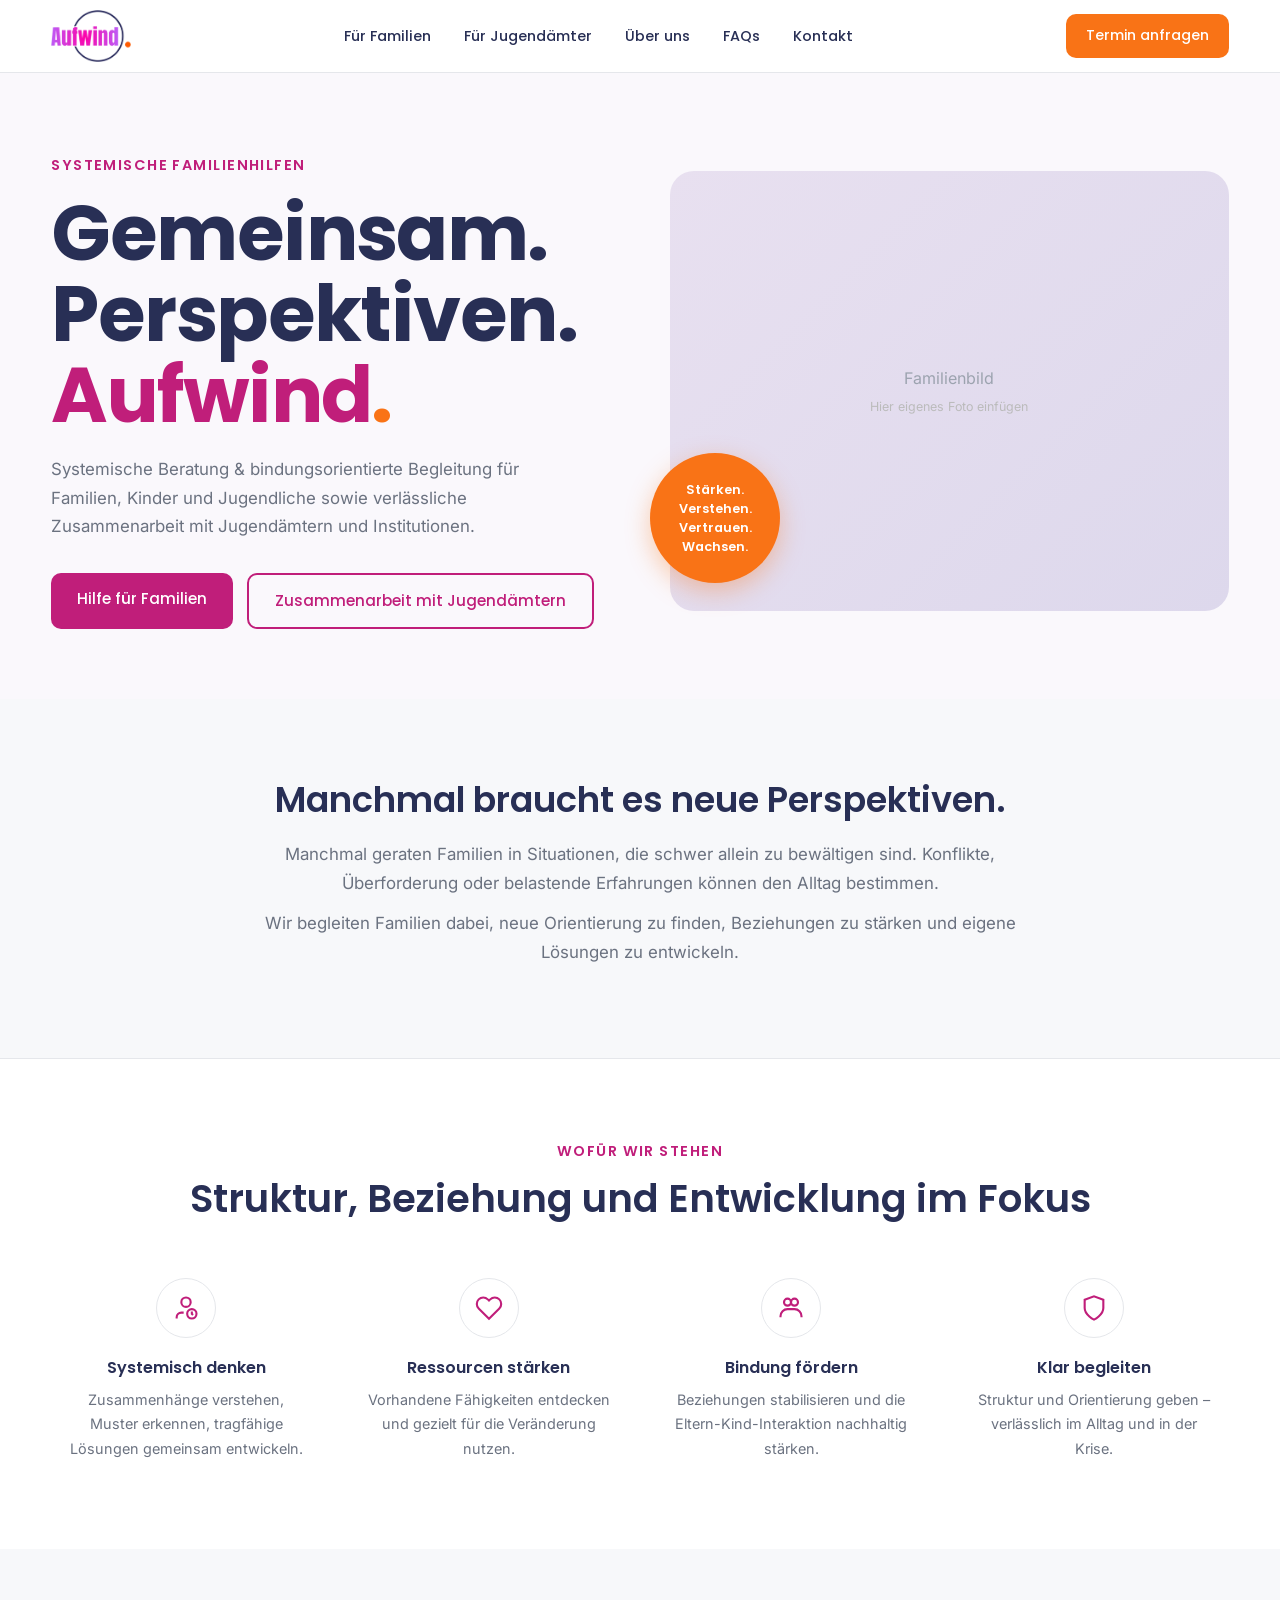
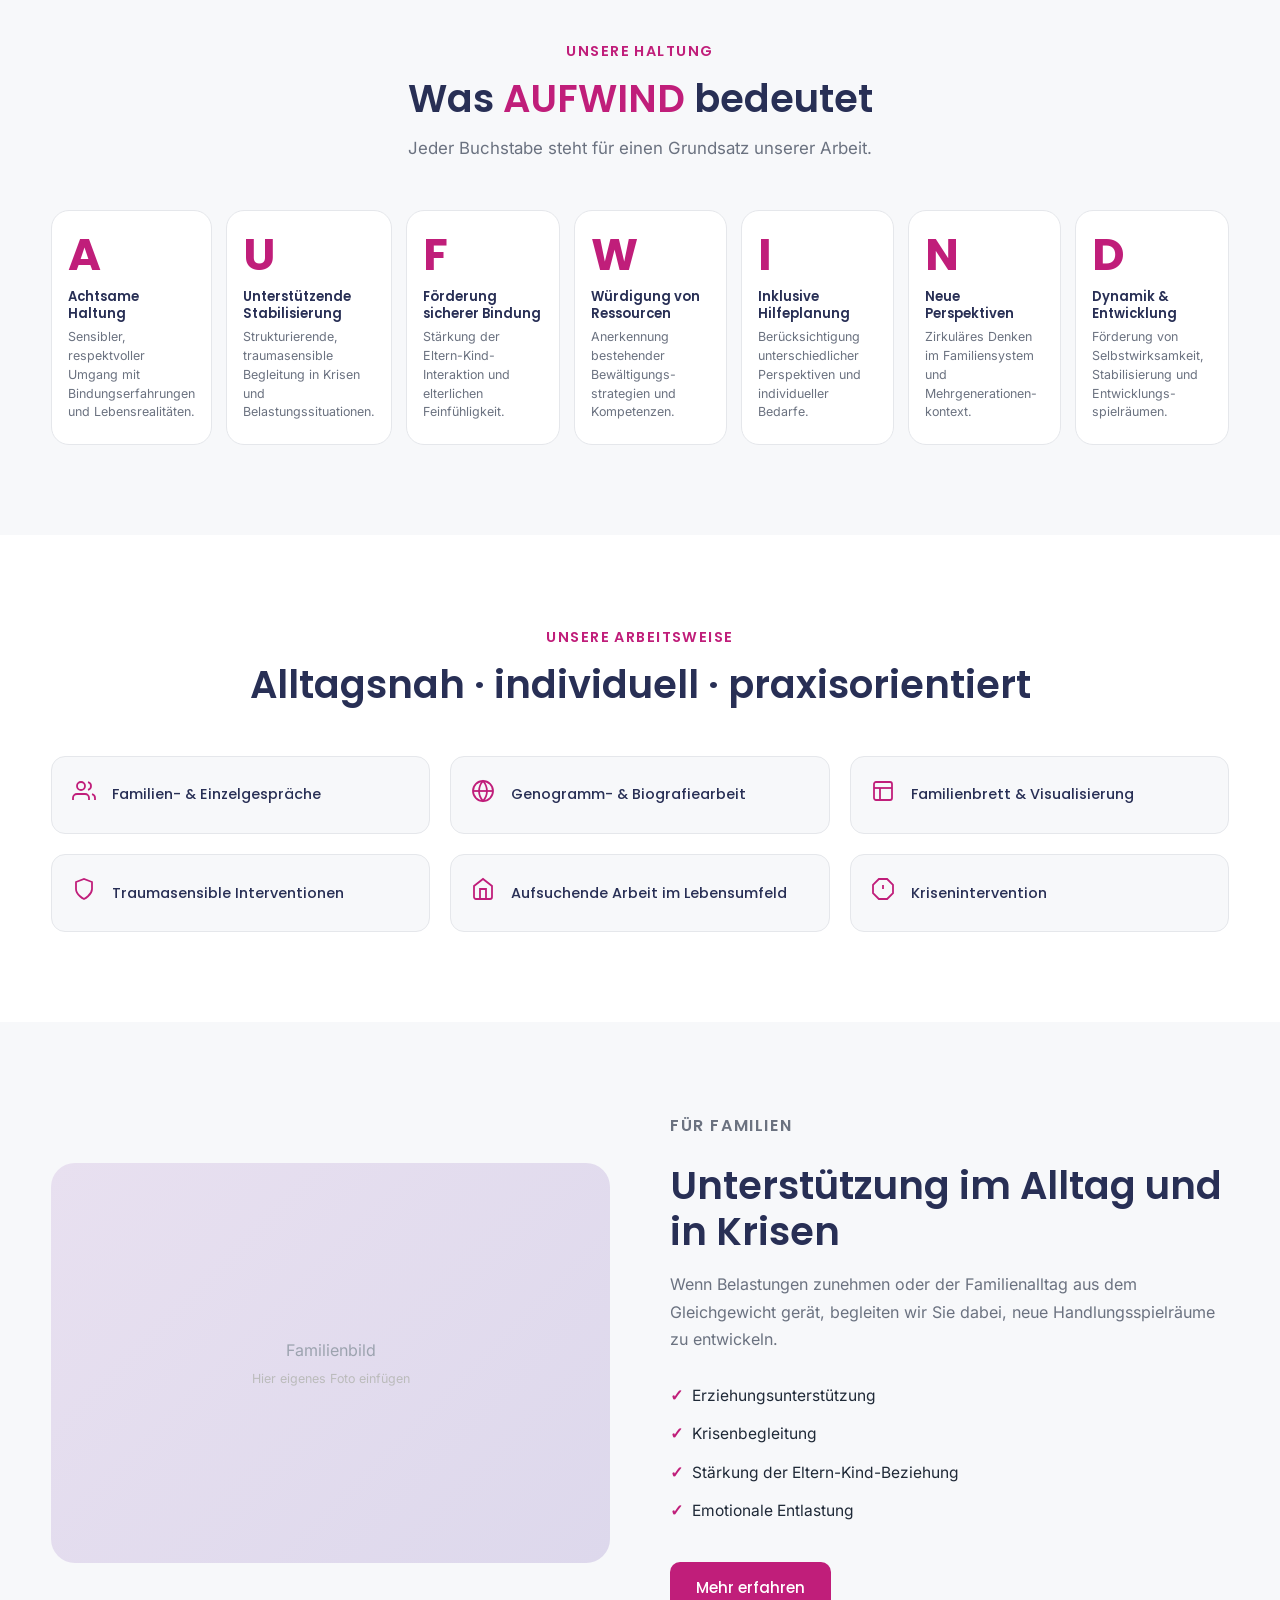
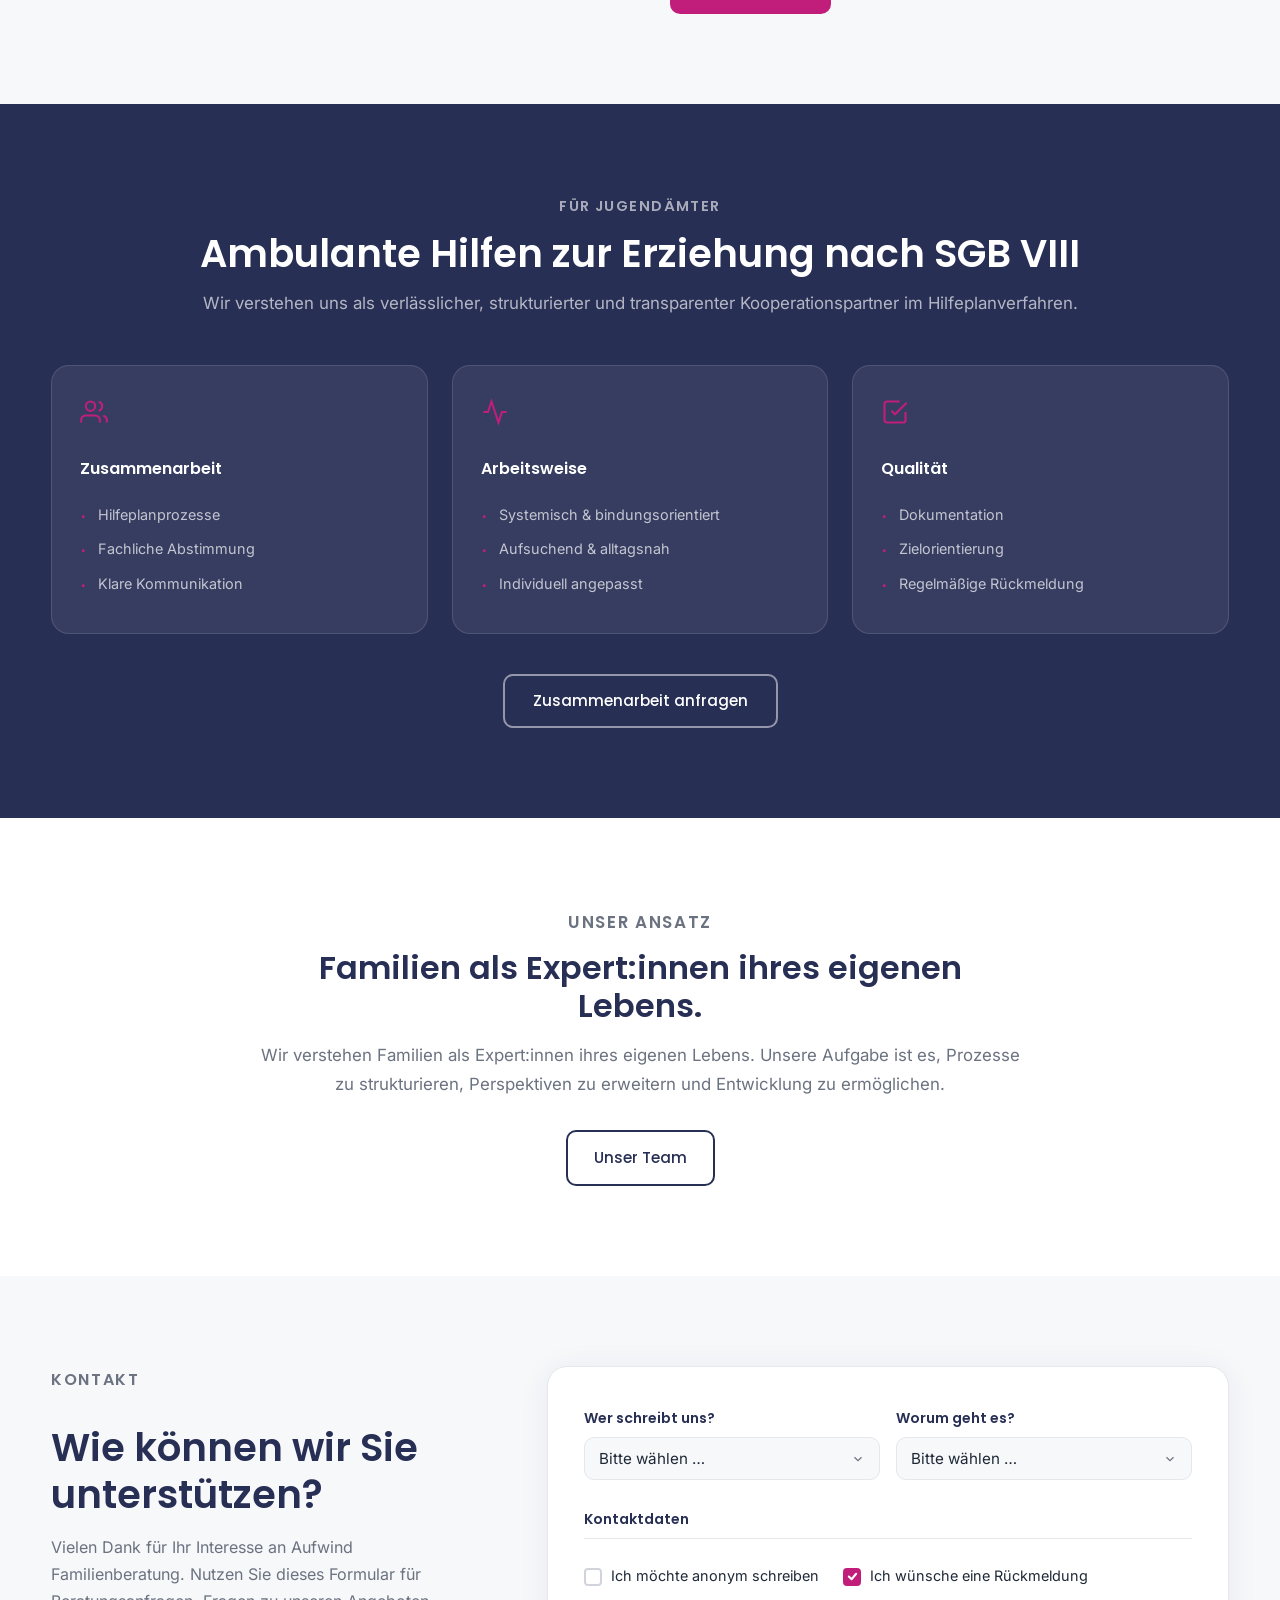
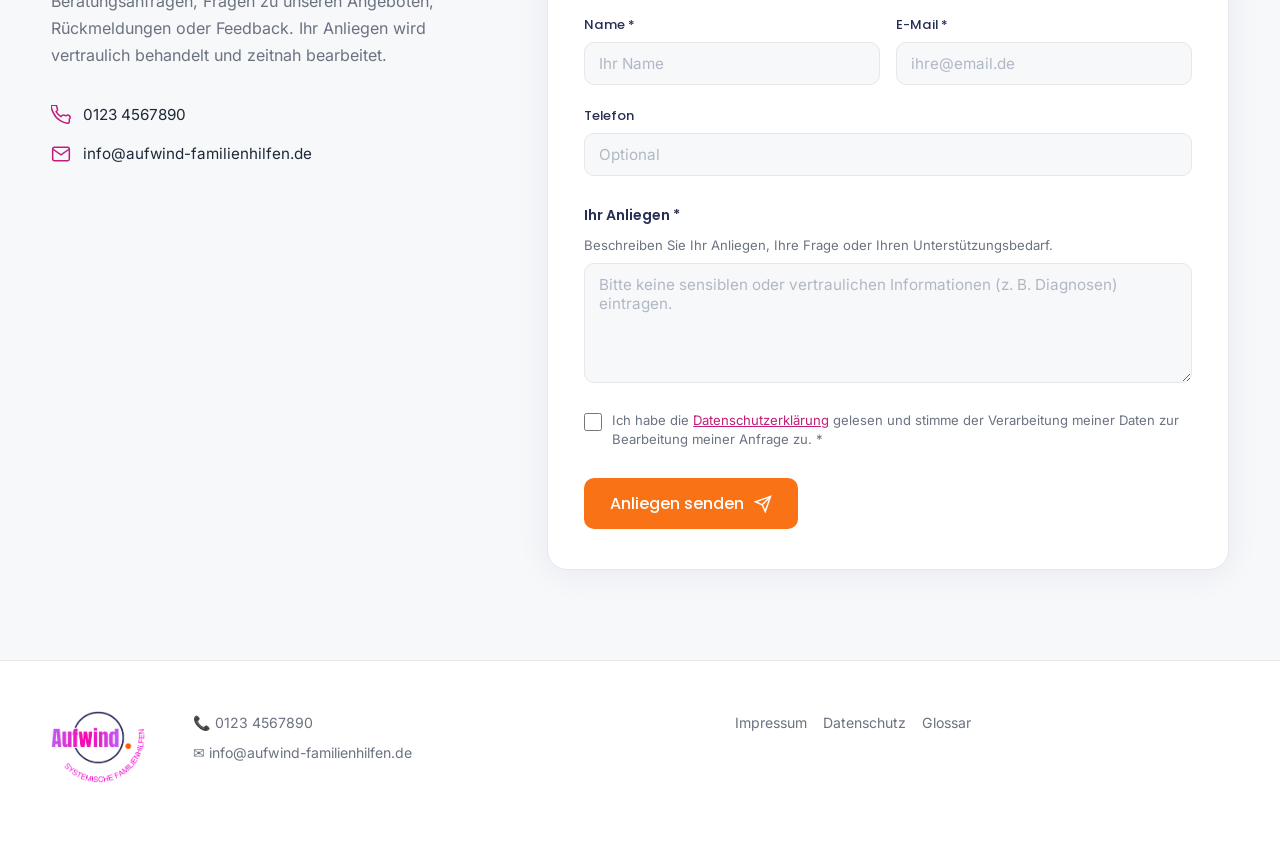
<file: index.html>
<!DOCTYPE html>
<html lang="de">
<head>
<meta charset="UTF-8">
  <meta http-equiv="X-Frame-Options" content="DENY">
  <meta http-equiv="Content-Security-Policy" content="default-src 'self'; style-src 'self' 'unsafe-inline'; font-src 'self'; img-src 'self' data:; script-src 'self' 'unsafe-inline' https://api.web3forms.com; connect-src 'self' https://api.web3forms.com; frame-ancestors 'none'; base-uri 'self';">
  <meta name="referrer" content="strict-origin-when-cross-origin">
  <meta http-equiv="Permissions-Policy" content="camera=(), microphone=(), geolocation=()">
  <meta name="viewport" content="width=device-width, initial-scale=1.0">
<title>Aufwind – Systemische Familienhilfen</title>
<link rel="icon" type="image/png" sizes="32x32" href="logo_kurz.png">
<link rel="icon" type="image/png" sizes="16x16" href="logo_kurz.png">
<link rel="apple-touch-icon" href="logo_kurz.png">
<link rel="stylesheet" href="style.css">
</head>
<body>
  <a class="skip-link" href="#main-content">Zum Hauptinhalt springen</a>

<!-- HEADER / NAV -->
<header class="header">
  <div class="container nav-inner">
    <div class="logo">
      <a href="index.html">
        <img src="logo_kurz.png" alt="Aufwind – Systemische Familienhilfen" class="logo-img">
      </a>
    </div>
    <nav class="main-nav" id="main-nav">
      <a href="familien.html">Für Familien</a>
      <a href="jugendaemter.html">Für Jugendämter</a>
      <a href="ueber-uns.html">Über uns</a>
      <a href="faqs.html">FAQs</a>
      <a href="kontakt.html">Kontakt</a>
    </nav>
    <a href="kontakt.html" class="btn btn-orange nav-cta">Termin anfragen</a>
    <button class="burger" aria-label="Menü öffnen" aria-expanded="false" aria-controls="main-nav">
      <span></span><span></span><span></span>
    </button>
  </div>
</header>

<main id="main-content">

<!-- HERO -->
<section class="hero">
  <div class="container hero-layout">
    <div class="hero-text">
      <p class="eyebrow">SYSTEMISCHE FAMILIENHILFEN</p>
      <h1>
        Gemeinsam.<br>
        Perspektiven.<br>
        <span class="h1-magenta">Aufwind</span><span class="h1-orange-dot">.</span>
      </h1>
      <p class="hero-sub">
        Systemische Beratung &amp; bindungsorientierte Begleitung für Familien, Kinder und Jugendliche sowie verlässliche Zusammenarbeit mit Jugendämtern und Institutionen.
      </p>
      <div class="hero-buttons">
        <a href="familien.html" class="btn btn-magenta">Hilfe für Familien</a>
        <a href="jugendaemter.html" class="btn btn-outline-magenta">Zusammenarbeit mit Jugendämtern</a>
      </div>
    </div>
    <div class="hero-image-wrap">
      <div class="hero-img-placeholder">
        <p>Familienbild</p>
        <small>Hier eigenes Foto einfügen</small>
      </div>
      <div class="hero-badge">
        <span>Stärken.<br>Verstehen.<br>Vertrauen.<br>Wachsen.</span>
      </div>
    </div>
  </div>
</section>

<!-- SECTION 1: KURZE EINFÜHRUNG -->
<section class="section-intro">
  <div class="container narrow-center">
    <h2>Manchmal braucht es neue Perspektiven.</h2>
    <p>Manchmal geraten Familien in Situationen, die schwer allein zu bewältigen sind. Konflikte, Überforderung oder belastende Erfahrungen können den Alltag bestimmen.</p>
    <p>Wir begleiten Familien dabei, neue Orientierung zu finden, Beziehungen zu stärken und eigene Lösungen zu entwickeln.</p>
  </div>
</section>

<!-- SECTION 2: WOFÜR WIR STEHEN – 4 ICON-KACHELN -->
<section class="section-icons" id="angebote">
  <div class="container">
    <p class="section-eyebrow center-text">WOFÜR WIR STEHEN</p>
    <h2 class="center-text icons-heading">Struktur, Beziehung und Entwicklung im Fokus</h2>
    <div class="icon-grid">
      <div class="icon-card">
        <div class="icon-circle">
          <svg aria-hidden="true" width="28" height="28" fill="none" stroke="currentColor" stroke-width="1.8" viewBox="0 0 24 24"><circle cx="12" cy="7" r="4"/><path d="M4 21v-1a4 4 0 014-4h2"/><circle cx="17" cy="17" r="4"/><path d="M17 15v2l1 1"/></svg>
        </div>
        <h3>Systemisch denken</h3>
        <p>Zusammenhänge verstehen, Muster erkennen, tragfähige Lösungen gemeinsam entwickeln.</p>
      </div>
      <div class="icon-card">
        <div class="icon-circle">
          <svg aria-hidden="true" width="28" height="28" fill="none" stroke="currentColor" stroke-width="1.8" viewBox="0 0 24 24"><path d="M20.84 4.61a5.5 5.5 0 00-7.78 0L12 5.67l-1.06-1.06a5.5 5.5 0 00-7.78 7.78l1.06 1.06L12 21.23l7.78-7.78 1.06-1.06a5.5 5.5 0 000-7.78z"/></svg>
        </div>
        <h3>Ressourcen stärken</h3>
        <p>Vorhandene Fähigkeiten entdecken und gezielt für die Veränderung nutzen.</p>
      </div>
      <div class="icon-card">
        <div class="icon-circle">
          <svg aria-hidden="true" width="28" height="28" fill="none" stroke="currentColor" stroke-width="1.8" viewBox="0 0 24 24"><circle cx="9" cy="7" r="3"/><circle cx="15" cy="7" r="3"/><path d="M3 20v-1a6 6 0 016-6h6a6 6 0 016 6v1"/></svg>
        </div>
        <h3>Bindung fördern</h3>
        <p>Beziehungen stabilisieren und die Eltern-Kind-Interaktion nachhaltig stärken.</p>
      </div>
      <div class="icon-card">
        <div class="icon-circle">
          <svg aria-hidden="true" width="28" height="28" fill="none" stroke="currentColor" stroke-width="1.8" viewBox="0 0 24 24"><path d="M12 22s8-4 8-10V5l-8-3-8 3v7c0 6 8 10 8 10z"/></svg>
        </div>
        <h3>Klar begleiten</h3>
        <p>Struktur und Orientierung geben – verlässlich im Alltag und in der Krise.</p>
      </div>
    </div>
  </div>
</section>

<!-- SECTION 3: AUFWIND HALTUNG -->
<section class="section-aufwind">
  <div class="container">
    <p class="section-eyebrow center-text">UNSERE HALTUNG</p>
    <h2 class="center-text">Was <span class="text-magenta">AUFWIND</span> bedeutet</h2>
    <p class="section-sub center-text">Jeder Buchstabe steht für einen Grundsatz unserer Arbeit.</p>
    <div class="aufwind-grid">
      <div class="aufwind-card" tabindex="0" role="button">
        <span class="aufwind-letter">A</span>
        <h4>Achtsame Haltung</h4>
        <p>Sensibler, respektvoller Umgang mit Bindungserfahrungen und Lebensrealitäten.</p>
      </div>
      <div class="aufwind-card" tabindex="0" role="button">
        <span class="aufwind-letter">U</span>
        <h4>Unterstützende Stabilisierung</h4>
        <p>Strukturierende, traumasensible Begleitung in Krisen und Belastungssituationen.</p>
      </div>
      <div class="aufwind-card" tabindex="0" role="button">
        <span class="aufwind-letter">F</span>
        <h4>Förderung sicherer Bindung</h4>
        <p>Stärkung der Eltern-Kind-Interaktion und elterlichen Feinfühligkeit.</p>
      </div>
      <div class="aufwind-card" tabindex="0" role="button">
        <span class="aufwind-letter">W</span>
        <h4>Würdigung von Ressourcen</h4>
        <p>Anerkennung bestehender Bewältigungs&shy;strategien und Kompetenzen.</p>
      </div>
      <div class="aufwind-card" tabindex="0" role="button">
        <span class="aufwind-letter">I</span>
        <h4>Inklusive Hilfeplanung</h4>
        <p>Berücksichtigung unterschiedlicher Perspektiven und individueller Bedarfe.</p>
      </div>
      <div class="aufwind-card" tabindex="0" role="button">
        <span class="aufwind-letter">N</span>
        <h4>Neue Perspektiven</h4>
        <p>Zirkuläres Denken im Familiensystem und Mehrgenerationen&shy;kontext.</p>
      </div>
      <div class="aufwind-card" tabindex="0" role="button">
        <span class="aufwind-letter">D</span>
        <h4>Dynamik &amp; Entwicklung</h4>
        <p>Förderung von Selbstwirksamkeit, Stabilisierung und Entwicklungs&shy;spielräumen.</p>
      </div>
    </div>
  </div>
</section>

<!-- SECTION 4: UNSERE ARBEITSWEISE -->
<section class="section-arbeitsweise" id="arbeitsweise">
  <div class="container">
    <p class="section-eyebrow center-text">UNSERE ARBEITSWEISE</p>
    <h2 class="center-text">Alltagsnah · individuell · praxisorientiert</h2>
    <div class="methoden-grid">
      <div class="methode-card">
        <div class="methode-icon">
          <svg aria-hidden="true" width="24" height="24" fill="none" stroke="currentColor" stroke-width="1.8" viewBox="0 0 24 24"><path d="M17 21v-2a4 4 0 00-4-4H5a4 4 0 00-4 4v2"/><circle cx="9" cy="7" r="4"/><path d="M23 21v-2a4 4 0 00-3-3.87"/><path d="M16 3.13a4 4 0 010 7.75"/></svg>
        </div>
        <span>Familien- &amp; Einzelgespräche</span>
      </div>
      <div class="methode-card">
        <div class="methode-icon">
          <svg aria-hidden="true" width="24" height="24" fill="none" stroke="currentColor" stroke-width="1.8" viewBox="0 0 24 24"><circle cx="12" cy="12" r="10"/><line x1="2" y1="12" x2="22" y2="12"/><path d="M12 2a15.3 15.3 0 014 10 15.3 15.3 0 01-4 10 15.3 15.3 0 01-4-10 15.3 15.3 0 014-10z"/></svg>
        </div>
        <span>Genogramm- &amp; Biografiearbeit</span>
      </div>
      <div class="methode-card">
        <div class="methode-icon">
          <svg aria-hidden="true" width="24" height="24" fill="none" stroke="currentColor" stroke-width="1.8" viewBox="0 0 24 24"><rect x="3" y="3" width="18" height="18" rx="2"/><line x1="3" y1="9" x2="21" y2="9"/><line x1="9" y1="21" x2="9" y2="9"/></svg>
        </div>
        <span>Familienbrett &amp; Visualisierung</span>
      </div>
      <div class="methode-card">
        <div class="methode-icon">
          <svg aria-hidden="true" width="24" height="24" fill="none" stroke="currentColor" stroke-width="1.8" viewBox="0 0 24 24"><path d="M12 22s8-4 8-10V5l-8-3-8 3v7c0 6 8 10 8 10z"/></svg>
        </div>
        <span>Traumasensible Interventionen</span>
      </div>
      <div class="methode-card">
        <div class="methode-icon">
          <svg aria-hidden="true" width="24" height="24" fill="none" stroke="currentColor" stroke-width="1.8" viewBox="0 0 24 24"><path d="M3 9l9-7 9 7v11a2 2 0 01-2 2H5a2 2 0 01-2-2z"/><polyline points="9 22 9 12 15 12 15 22"/></svg>
        </div>
        <span>Aufsuchende Arbeit im Lebensumfeld</span>
      </div>
      <div class="methode-card">
        <div class="methode-icon">
          <svg aria-hidden="true" width="24" height="24" fill="none" stroke="currentColor" stroke-width="1.8" viewBox="0 0 24 24"><polygon points="7.86 2 16.14 2 22 7.86 22 16.14 16.14 22 7.86 22 2 16.14 2 7.86 7.86 2"/><line x1="12" y1="8" x2="12" y2="12"/><line x1="12" y1="16" x2="12.01" y2="16"/></svg>
        </div>
        <span>Krisenintervention</span>
      </div>
    </div>
  </div>
</section>

<!-- SECTION 5: FÜR FAMILIEN -->
<section class="section-familien" id="familien-detail">
  <div class="container familien-layout">
    <div class="familien-img-wrap">
      <div class="familien-img-placeholder">
        <p>Familienbild</p>
        <small>Hier eigenes Foto einfügen</small>
      </div>
    </div>
    <div class="familien-text">
      <p class="section-eyebrow">FÜR FAMILIEN</p>
      <h2>Unterstützung im Alltag und in Krisen</h2>
      <p>Wenn Belastungen zunehmen oder der Familienalltag aus dem Gleichgewicht gerät, begleiten wir Sie dabei, neue Handlungsspielräume zu entwickeln.</p>
      <ul class="check-list">
        <li>Erziehungsunterstützung</li>
        <li>Krisenbegleitung</li>
        <li>Stärkung der Eltern-Kind-Beziehung</li>
        <li>Emotionale Entlastung</li>
      </ul>
      <a href="familien.html" class="btn btn-magenta">Mehr erfahren</a>
    </div>
  </div>
</section>

<!-- SECTION 6: FÜR JUGENDÄMTER -->
<section class="section-jugendaemter" id="jugendaemter-detail">
  <div class="container">
    <p class="section-eyebrow center-text eyebrow-light">FÜR JUGENDÄMTER</p>
    <h2 class="center-text light-heading">Ambulante Hilfen zur Erziehung nach SGB VIII</h2>
    <p class="center-text section-sub light-sub">Wir verstehen uns als verlässlicher, strukturierter und transparenter Kooperationspartner im Hilfeplanverfahren.</p>
    <div class="ja-cards">
      <div class="ja-card">
        <div class="ja-card-icon">
          <svg aria-hidden="true" width="28" height="28" fill="none" stroke="currentColor" stroke-width="1.8" viewBox="0 0 24 24"><path d="M17 21v-2a4 4 0 00-4-4H5a4 4 0 00-4 4v2"/><circle cx="9" cy="7" r="4"/><path d="M23 21v-2a4 4 0 00-3-3.87"/><path d="M16 3.13a4 4 0 010 7.75"/></svg>
        </div>
        <h3>Zusammenarbeit</h3>
        <ul>
          <li>Hilfeplanprozesse</li>
          <li>Fachliche Abstimmung</li>
          <li>Klare Kommunikation</li>
        </ul>
      </div>
      <div class="ja-card">
        <div class="ja-card-icon">
          <svg aria-hidden="true" width="28" height="28" fill="none" stroke="currentColor" stroke-width="1.8" viewBox="0 0 24 24"><polyline points="22 12 18 12 15 21 9 3 6 12 2 12"/></svg>
        </div>
        <h3>Arbeitsweise</h3>
        <ul>
          <li>Systemisch &amp; bindungsorientiert</li>
          <li>Aufsuchend &amp; alltagsnah</li>
          <li>Individuell angepasst</li>
        </ul>
      </div>
      <div class="ja-card">
        <div class="ja-card-icon">
          <svg aria-hidden="true" width="28" height="28" fill="none" stroke="currentColor" stroke-width="1.8" viewBox="0 0 24 24"><polyline points="9 11 12 14 22 4"/><path d="M21 12v7a2 2 0 01-2 2H5a2 2 0 01-2-2V5a2 2 0 012-2h11"/></svg>
        </div>
        <h3>Qualität</h3>
        <ul>
          <li>Dokumentation</li>
          <li>Zielorientierung</li>
          <li>Regelmäßige Rückmeldung</li>
        </ul>
      </div>
    </div>
    <div class="center-btn">
      <a href="kontakt.html" class="btn btn-outline-white">Zusammenarbeit anfragen</a>
    </div>
  </div>
</section>

<!-- SECTION 7: UNSER ANSATZ -->
<section class="section-ansatz">
  <div class="container narrow-center">
    <p class="section-eyebrow center-text">UNSER ANSATZ</p>
    <h2>Familien als Expert:innen ihres eigenen Lebens.</h2>
    <p>Wir verstehen Familien als Expert:innen ihres eigenen Lebens. Unsere Aufgabe ist es, Prozesse zu strukturieren, Perspektiven zu erweitern und Entwicklung zu ermöglichen.</p>
    <div style="margin-top:2rem;text-align:center;"><a href="ueber-uns.html" class="btn btn-outline-navy">Unser Team</a></div>
  </div>
</section>

<!-- KONTAKT / FORMULAR -->
<section class="section-kontakt" id="kontakt">
  <div class="container kontakt-layout">

    <div class="kontakt-intro">
      <p class="section-eyebrow">KONTAKT</p>
      <h2>Wie können wir Sie unterstützen?</h2>
      <p>Vielen Dank für Ihr Interesse an Aufwind Familienberatung. Nutzen Sie dieses Formular für Beratungsanfragen, Fragen zu unseren Angeboten, Rückmeldungen oder Feedback. Ihr Anliegen wird vertraulich behandelt und zeitnah bearbeitet.</p>
      <div class="kontakt-info">
        <div class="kontakt-info-item">
          <svg aria-hidden="true" width="20" height="20" fill="none" stroke="currentColor" stroke-width="1.8" viewBox="0 0 24 24"><path d="M22 16.92v3a2 2 0 01-2.18 2 19.79 19.79 0 01-8.63-3.07A19.5 19.5 0 013.07 9.81a19.79 19.79 0 01-3.07-8.67A2 2 0 012 .18h3a2 2 0 012 1.72c.127.96.361 1.903.7 2.81a2 2 0 01-.45 2.11L6.09 7.91a16 16 0 006 6l1.27-1.27a2 2 0 012.11-.45c.907.339 1.85.573 2.81.7A2 2 0 0122 16.92z"/></svg>
          <span>0123 4567890</span>
        </div>
        <div class="kontakt-info-item">
          <svg aria-hidden="true" width="20" height="20" fill="none" stroke="currentColor" stroke-width="1.8" viewBox="0 0 24 24"><path d="M4 4h16c1.1 0 2 .9 2 2v12c0 1.1-.9 2-2 2H4c-1.1 0-2-.9-2-2V6c0-1.1.9-2 2-2z"/><polyline points="22,6 12,13 2,6"/></svg>
          <span>info@aufwind-familienhilfen.de</span>
        </div>
      </div>
    </div>

    <div class="kontakt-form-wrap">
      <form class="kontakt-form" id="kontaktFormular" novalidate>
        <input type="hidden" name="access_key" value="DEIN-API-KEY-HIER">
        <input type="hidden" name="subject" value="Neue Anfrage über aufwind-familienhilfen.de">
        <input type="checkbox" name="botcheck" style="display:none;" tabindex="-1" autocomplete="off">

        <div class="form-row form-row-2">
          <div class="form-group">
            <label for="wer_schreibt" class="form-section-label">Wer schreibt uns?</label>
            <select id="wer_schreibt" name="Wer schreibt" required>
              <option value="" disabled selected>Bitte wählen …</option>
              <option value="Privatperson / Familie">Privatperson / Familie</option>
              <option value="Jugendamt">Jugendamt</option>
              <option value="Netzwerkpartner:in">Netzwerkpartner:in</option>
              <option value="Sonstiges">Sonstiges</option>
            </select>
          </div>
          <div class="form-group">
            <label for="worum" class="form-section-label">Worum geht es?</label>
            <select id="worum" name="Worum geht es">
              <option value="" disabled selected>Bitte wählen …</option>
              <option value="Anfrage systemische Beratung">Anfrage systemische Beratung</option>
              <option value="Frage zum Angebot">Frage zum Angebot</option>
              <option value="Fallübernahme HzE">Fallübernahme HzE</option>
              <option value="Beschwerde">Beschwerde</option>
              <option value="Feedback">Feedback</option>
              <option value="Lob">Lob</option>
              <option value="Sonstiges Anliegen">Sonstiges Anliegen</option>
            </select>
          </div>
        </div>

        <p class="form-section-label">Kontaktdaten</p>

        <div class="form-flags-row">
          <label class="form-option-label">
            <input type="checkbox" id="anonCheck">
            <span class="form-option-indicator form-cb-indicator"></span>
            <span>Ich möchte anonym schreiben</span>
          </label>
          <label class="form-option-label">
            <input type="checkbox" id="rueckmeldungCheck" name="Rückmeldung gewünscht" value="Ja" checked>
            <span class="form-option-indicator form-cb-indicator"></span>
            <span>Ich wünsche eine Rückmeldung</span>
          </label>
        </div>

        <div id="kontaktFelder">
          <div class="form-row form-row-2">
            <div class="form-group">
              <label for="name">Name *</label>
              <input type="text" id="name" name="name" placeholder="Ihr Name" required>
            </div>
            <div class="form-group">
              <label for="email">E-Mail *</label>
              <input type="email" id="email" name="email" placeholder="ihre@email.de" required>
            </div>
          </div>
          <div class="form-row form-row-2">
            <div class="form-group">
              <label for="telefon">Telefon</label>
              <input type="tel" id="telefon" name="telefon" placeholder="Optional">
            </div>
          </div>
        </div>

        <div class="form-group">
          <label for="nachricht" class="form-section-label">Ihr Anliegen *</label>
          <p class="form-helper-text">Beschreiben Sie Ihr Anliegen, Ihre Frage oder Ihren Unterstützungsbedarf.</p>
          <textarea id="nachricht" name="nachricht" rows="5" placeholder="Bitte keine sensiblen oder vertraulichen Informationen (z. B. Diagnosen) eintragen." required></textarea>
        </div>

        <div class="form-check">
          <input type="checkbox" id="datenschutz" name="datenschutz" required>
          <label for="datenschutz">Ich habe die <a href="datenschutz.html" class="form-link" target="_blank">Datenschutzerklärung</a> gelesen und stimme der Verarbeitung meiner Daten zur Bearbeitung meiner Anfrage zu. *</label>
        </div>

        <button type="submit" class="btn btn-orange form-submit" id="submitBtn">
          <span id="submitLabel">Anliegen senden</span>
          <svg aria-hidden="true" id="submitIcon" width="18" height="18" fill="none" stroke="currentColor" stroke-width="2" viewBox="0 0 24 24"><line x1="22" y1="2" x2="11" y2="13"/><polygon points="22 2 15 22 11 13 2 9 22 2"/></svg>
          <svg aria-hidden="true" id="submitSpinner" width="18" height="18" viewBox="0 0 24 24" fill="none" stroke="currentColor" stroke-width="2" style="display:none;animation:spin 1s linear infinite;"><path d="M12 2v4M12 18v4M4.93 4.93l2.83 2.83M16.24 16.24l2.83 2.83M2 12h4M18 12h4M4.93 19.07l2.83-2.83M16.24 7.76l2.83-2.83"/></svg>
        </button>

        <div class="form-success" id="formSuccess" style="display:none;" role="alert">
          <svg aria-hidden="true" width="22" height="22" fill="none" stroke="currentColor" stroke-width="2" viewBox="0 0 24 24"><polyline points="20 6 9 17 4 12"/></svg>
          <div><strong>Nachricht gesendet!</strong><br>Vielen Dank – wir melden uns innerhalb von 1–2 Werktagen bei Ihnen.</div>
        </div>
        <div class="form-error" id="formError" style="display:none;" role="alert">
          <svg aria-hidden="true" width="22" height="22" fill="none" stroke="currentColor" stroke-width="2" viewBox="0 0 24 24"><circle cx="12" cy="12" r="10"/><line x1="12" y1="8" x2="12" y2="12"/><line x1="12" y1="16" x2="12.01" y2="16"/></svg>
          <div><strong>Fehler beim Senden.</strong><br>Bitte versuchen Sie es erneut oder schreiben Sie uns direkt per E-Mail.</div>
        </div>
      </form>
    </div>

  </div>
</section>

<footer class="footer">
  <div class="container footer-inner">
    <div class="footer-brand">
      <div class="footer-logo">
        <img src="logo_aufwind.png" alt="Aufwind – Systemische Familienhilfen" class="footer-logo-img">
      </div>
    </div>    <div class="footer-contact">
      <p>📞 0123 4567890</p>
      <p>✉ info@aufwind-familienhilfen.de</p>
    </div>
    <div class="footer-links">
      <a href="impressum.html">Impressum</a>
      <a href="datenschutz.html">Datenschutz</a>
      <a href="glossar.html">Glossar</a>
    </div>
  </div>
</footer>

<style>
  @keyframes spin { to { transform: rotate(360deg); } }
</style>

<script>
  // Mobile Burger Menu
  const burger = document.querySelector('.burger');
  const nav = document.querySelector('.main-nav');
  burger.addEventListener('click', () => {
    const isOpen = nav.classList.toggle('nav-open');
    burger.classList.toggle('burger-open');
    burger.setAttribute('aria-expanded', isOpen);
  });

  // --- Anonym ↔ Rückmeldung: gegenseitig ausschließend ---
  const anonCheck = document.getElementById('anonCheck');
  const rueckmeldungCheck = document.getElementById('rueckmeldungCheck');
  const kontaktFelder = document.getElementById('kontaktFelder');
  const nameInput = document.getElementById('name');
  const emailInput = document.getElementById('email');

  function setAnon(on) {
    if (on) {
      kontaktFelder.style.display = 'none';
      nameInput.removeAttribute('required');
      emailInput.removeAttribute('required');
      rueckmeldungCheck.checked = false;
    } else {
      kontaktFelder.style.display = 'flex';
      nameInput.setAttribute('required', '');
      emailInput.setAttribute('required', '');
    }
  }
  anonCheck.addEventListener('change', function () { setAnon(this.checked); });
  rueckmeldungCheck.addEventListener('change', function () {
    if (this.checked) { anonCheck.checked = false; setAnon(false); }
  });

  // --- AJAX Formular ---
  const form = document.getElementById('kontaktFormular');
  const submitBtn = document.getElementById('submitBtn');
  const submitLabel = document.getElementById('submitLabel');
  const submitIcon = document.getElementById('submitIcon');
  const submitSpinner = document.getElementById('submitSpinner');
  const formSuccess = document.getElementById('formSuccess');
  const formError = document.getElementById('formError');

  form.addEventListener('submit', async function (e) {
    e.preventDefault();
    submitBtn.disabled = true;
    submitLabel.textContent = 'Wird gesendet …';
    submitIcon.style.display = 'none';
    submitSpinner.style.display = 'inline';
    formSuccess.style.display = 'none';
    formError.style.display = 'none';
    try {
      const response = await fetch('https://api.web3forms.com/submit', {
        method: 'POST', body: new FormData(form)
      });
      const data = await response.json();
      if (data.success) {
        formSuccess.style.display = 'flex';
        form.reset();
        setAnon(false);
        formSuccess.scrollIntoView({ behavior: 'smooth', block: 'nearest' });
      } else { throw new Error(); }
    } catch {
      formError.style.display = 'flex';
    } finally {
      submitBtn.disabled = false;
      submitLabel.textContent = 'Anliegen senden';
      submitIcon.style.display = 'inline';
      submitSpinner.style.display = 'none';
    }
  });
</script>


<!-- SCROLL TO TOP -->
<button class="scroll-top" id="scrollTop" aria-label="Nach oben" title="Nach oben">
  <svg aria-hidden="true" width="20" height="20" fill="none" stroke="currentColor" stroke-width="2.2" viewBox="0 0 24 24"><polyline points="18 15 12 9 6 15"/></svg>
</button>

<script>
  const scrollBtn = document.getElementById('scrollTop');
  window.addEventListener('scroll', () => {
    scrollBtn.classList.toggle('scroll-top-visible', window.scrollY > 300);
  });
  scrollBtn.addEventListener('click', () => {
    window.scrollTo({ top: 0, behavior: 'smooth' });
  });
</script>

</body>
</html>
                                                                                                                                                                                                                                                                                                                                                                                                                                                                                                                                                                                                                                                                                                                                                                                                                                                                                                                                                                                                                                                                                                                                                                                                                                                                                                
</file>
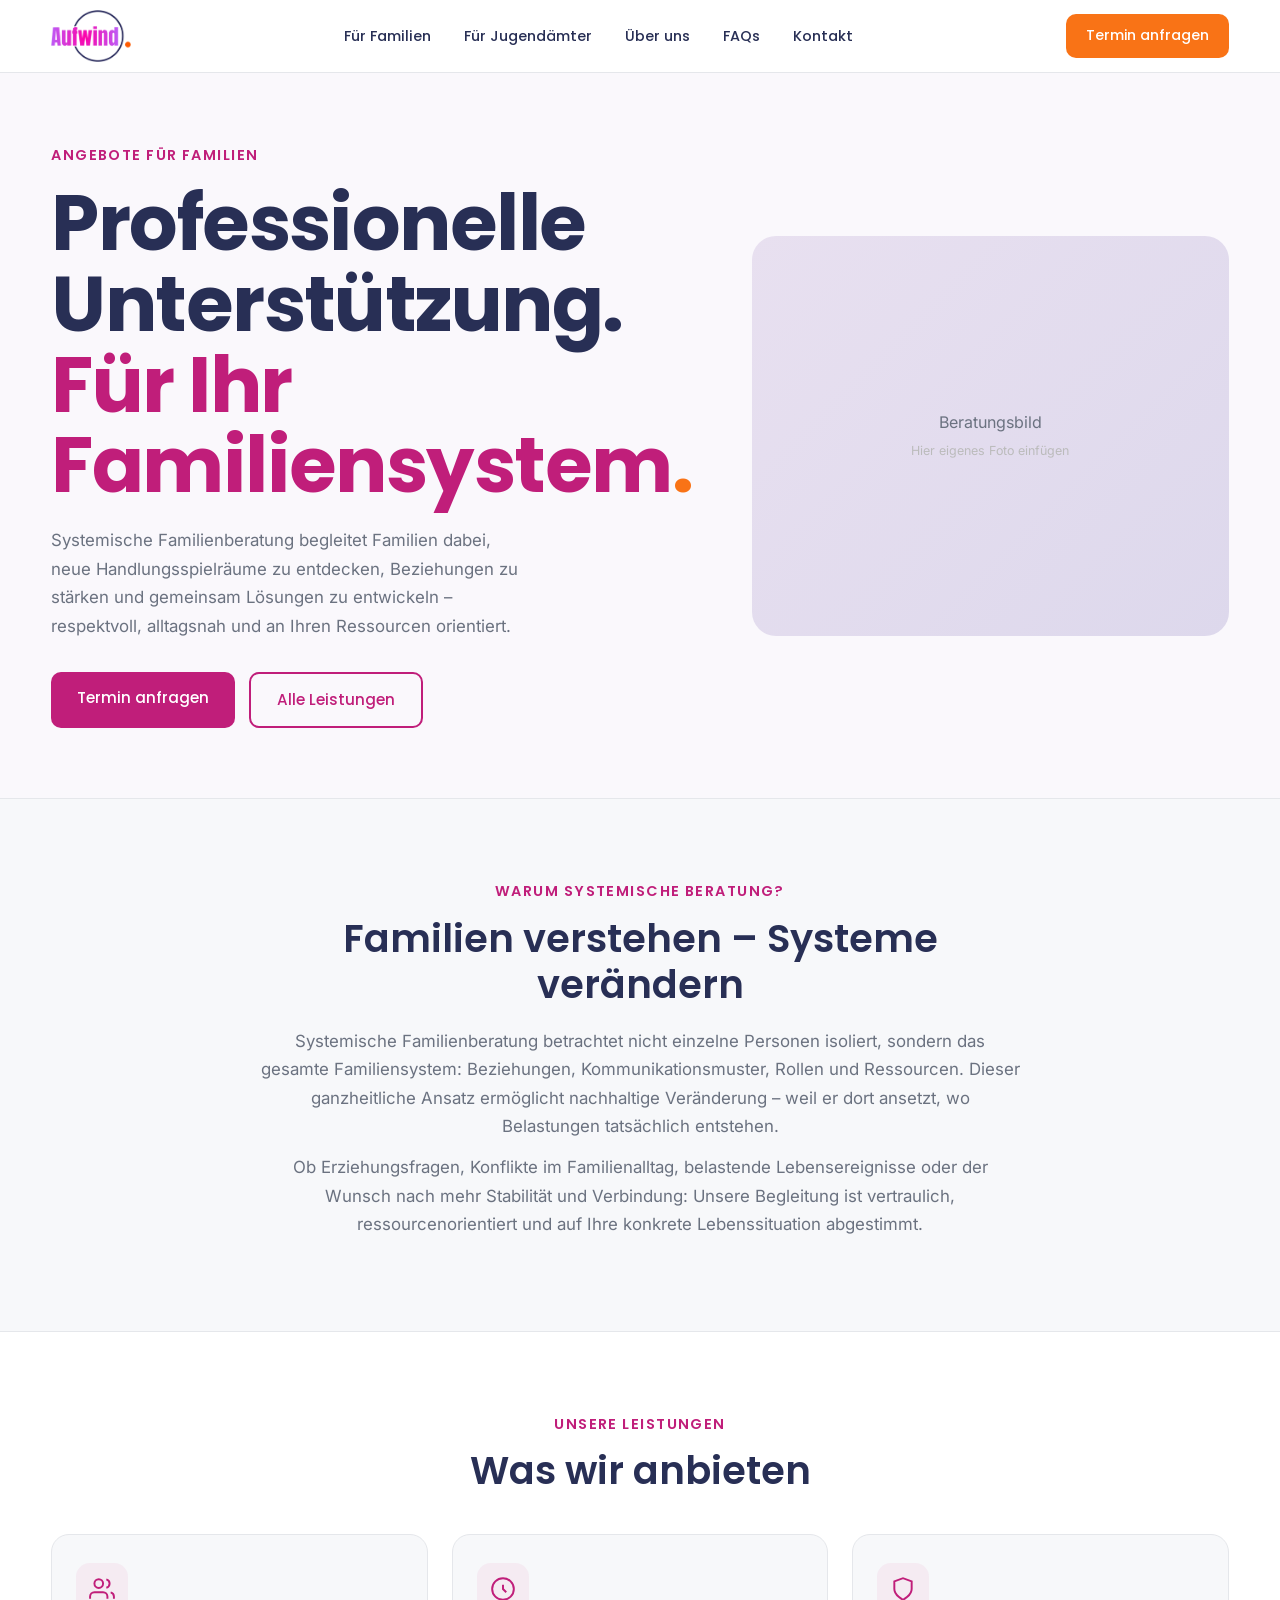
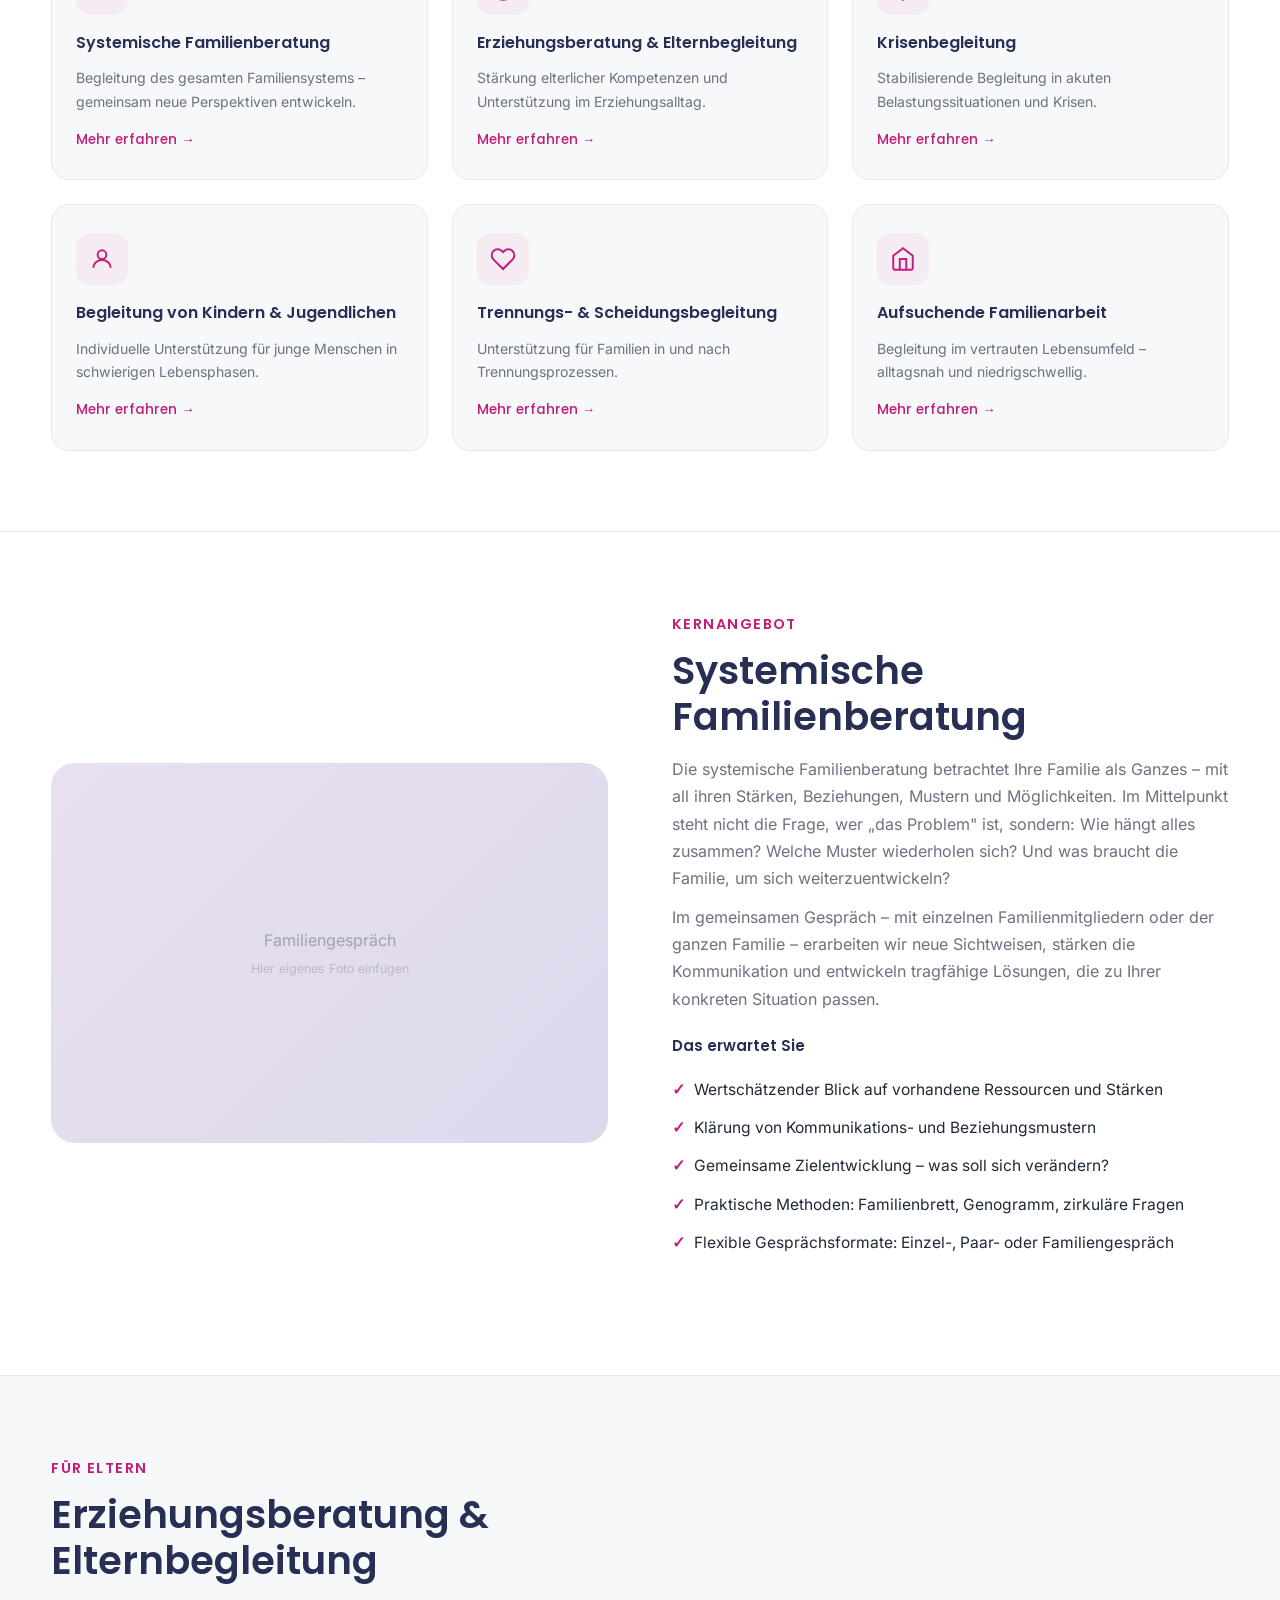
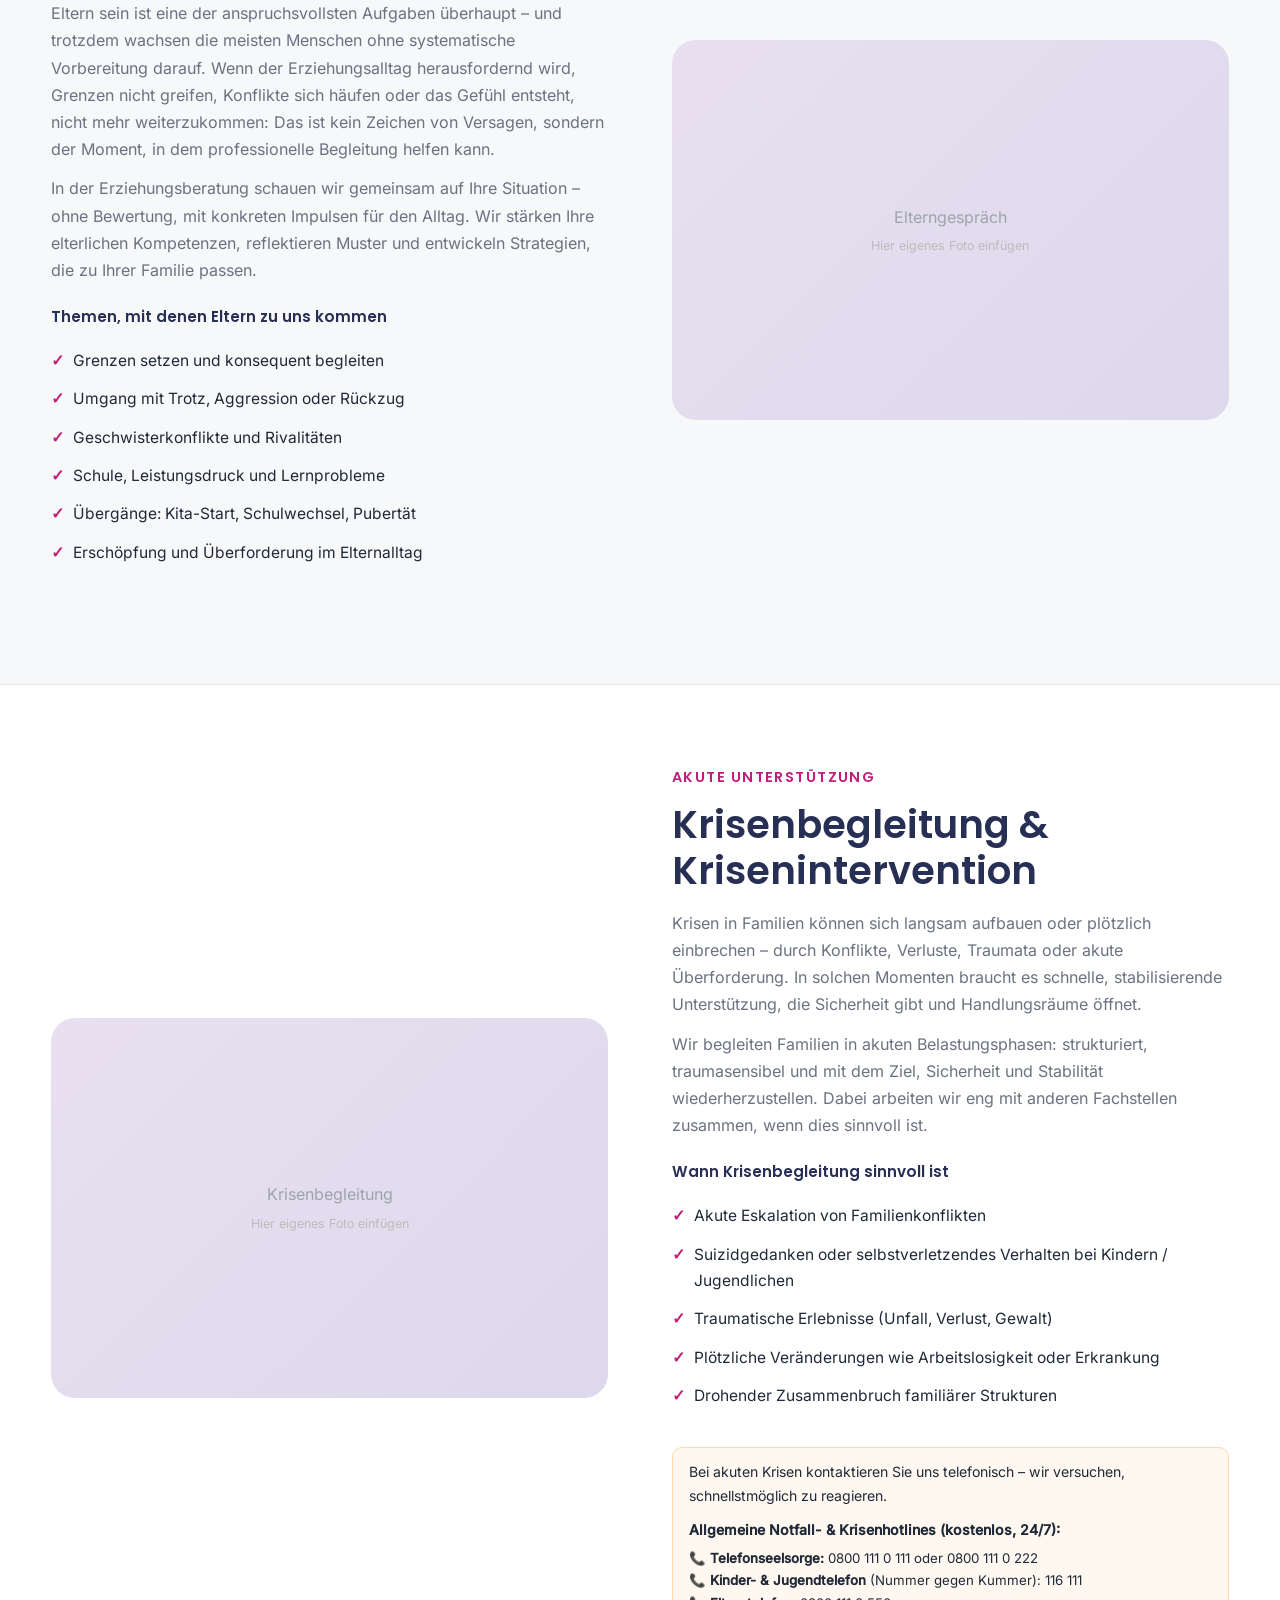
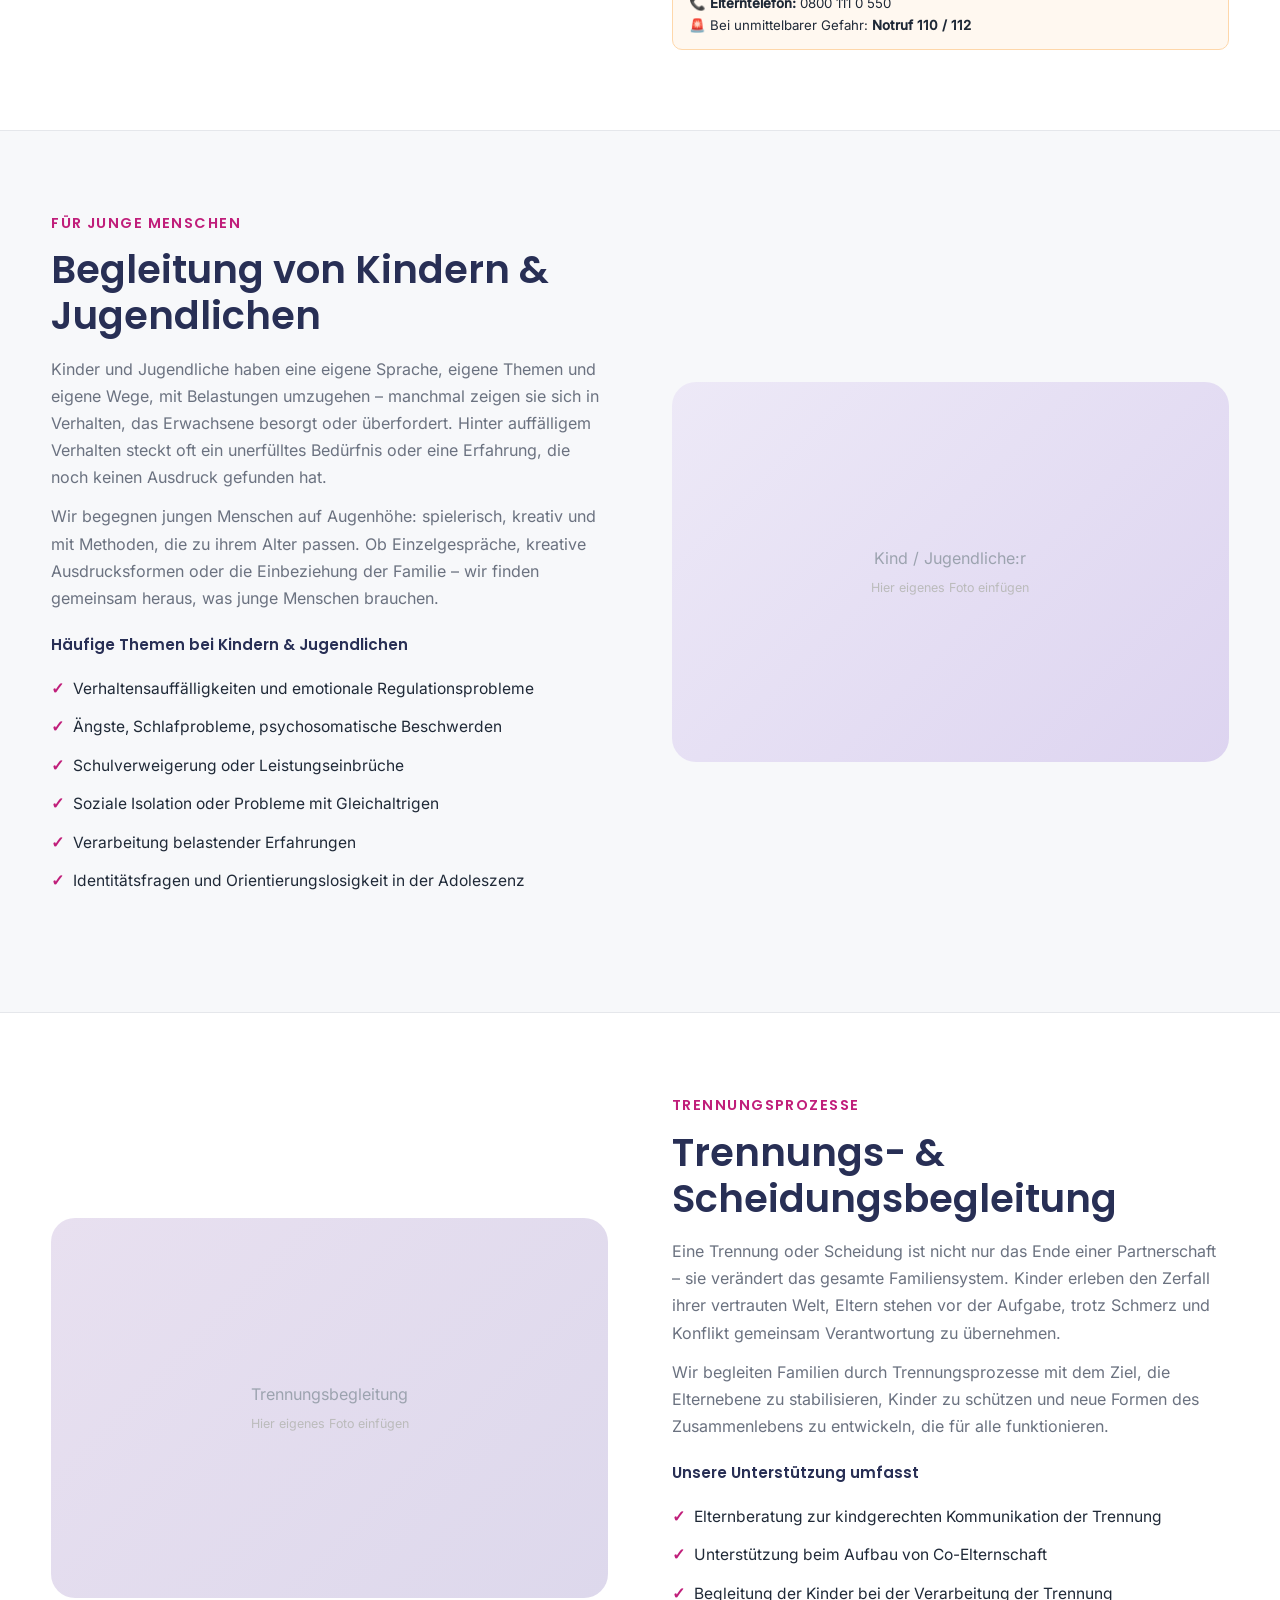
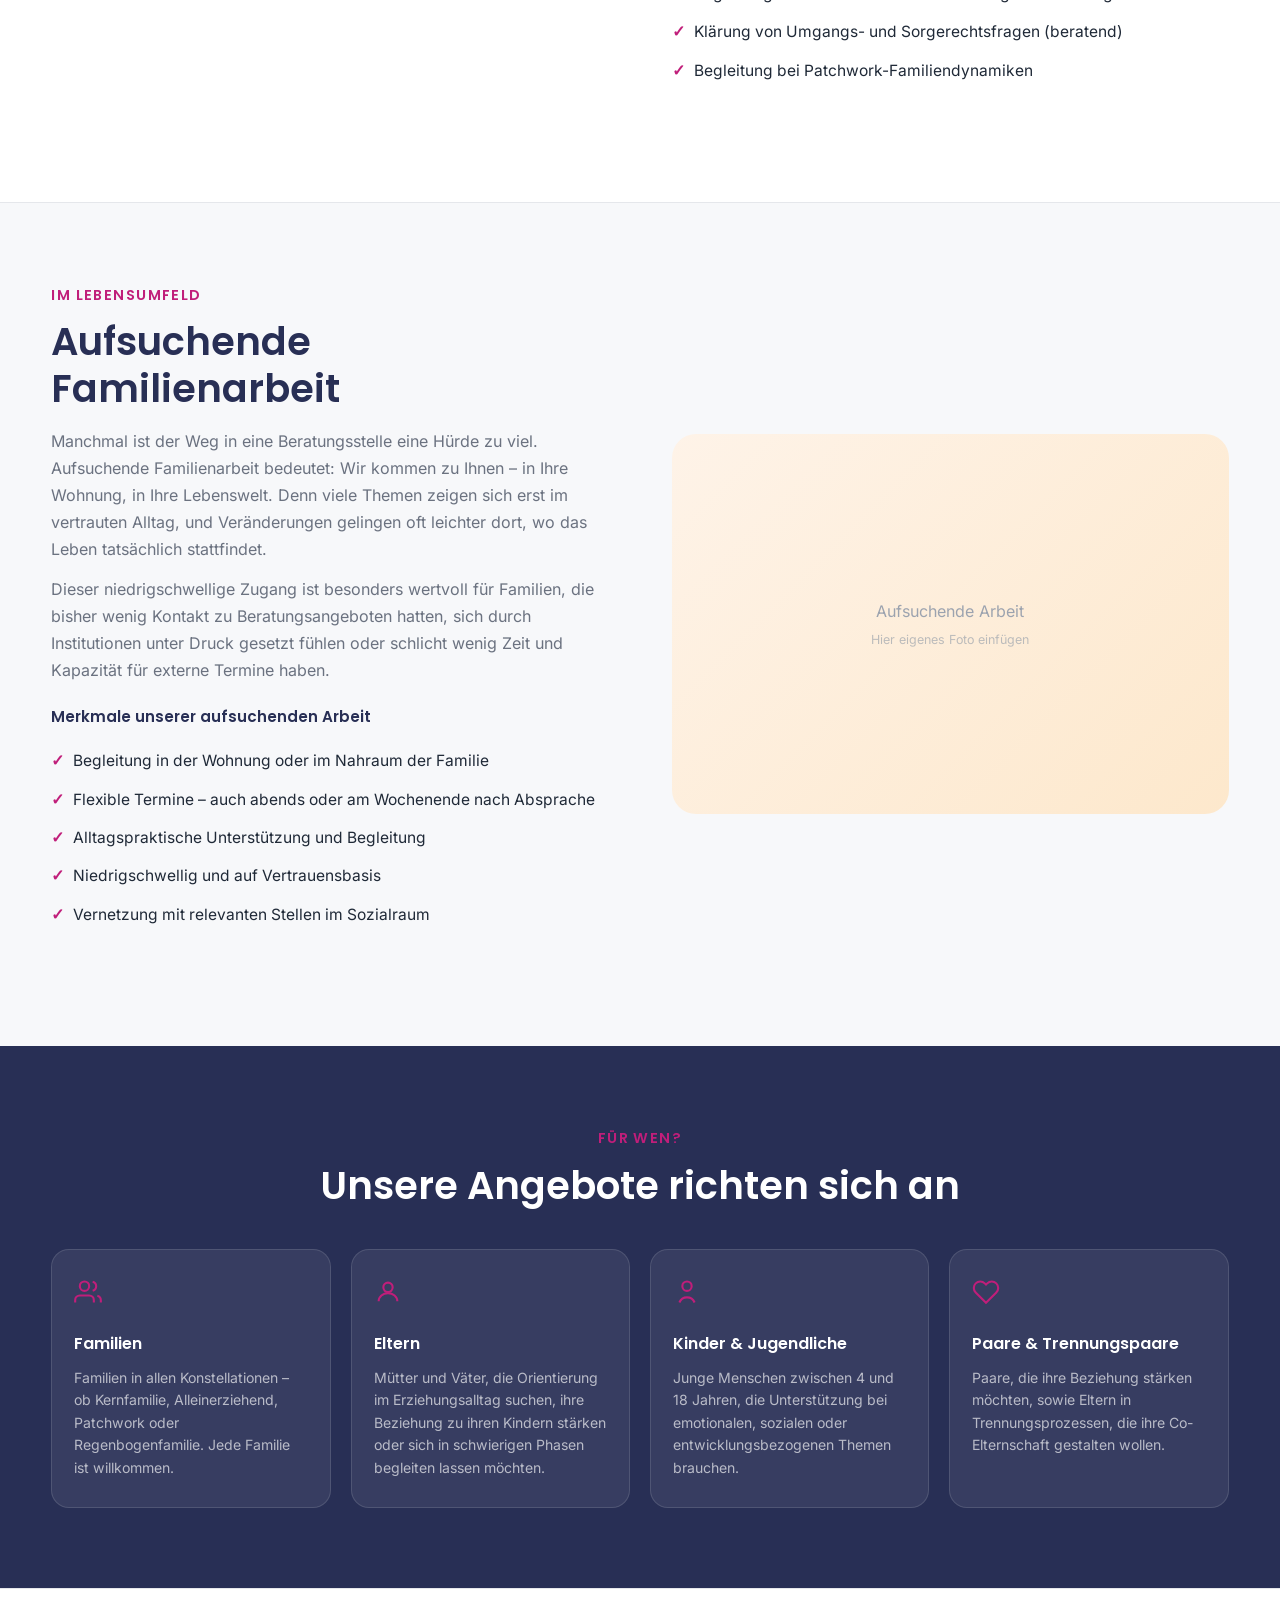
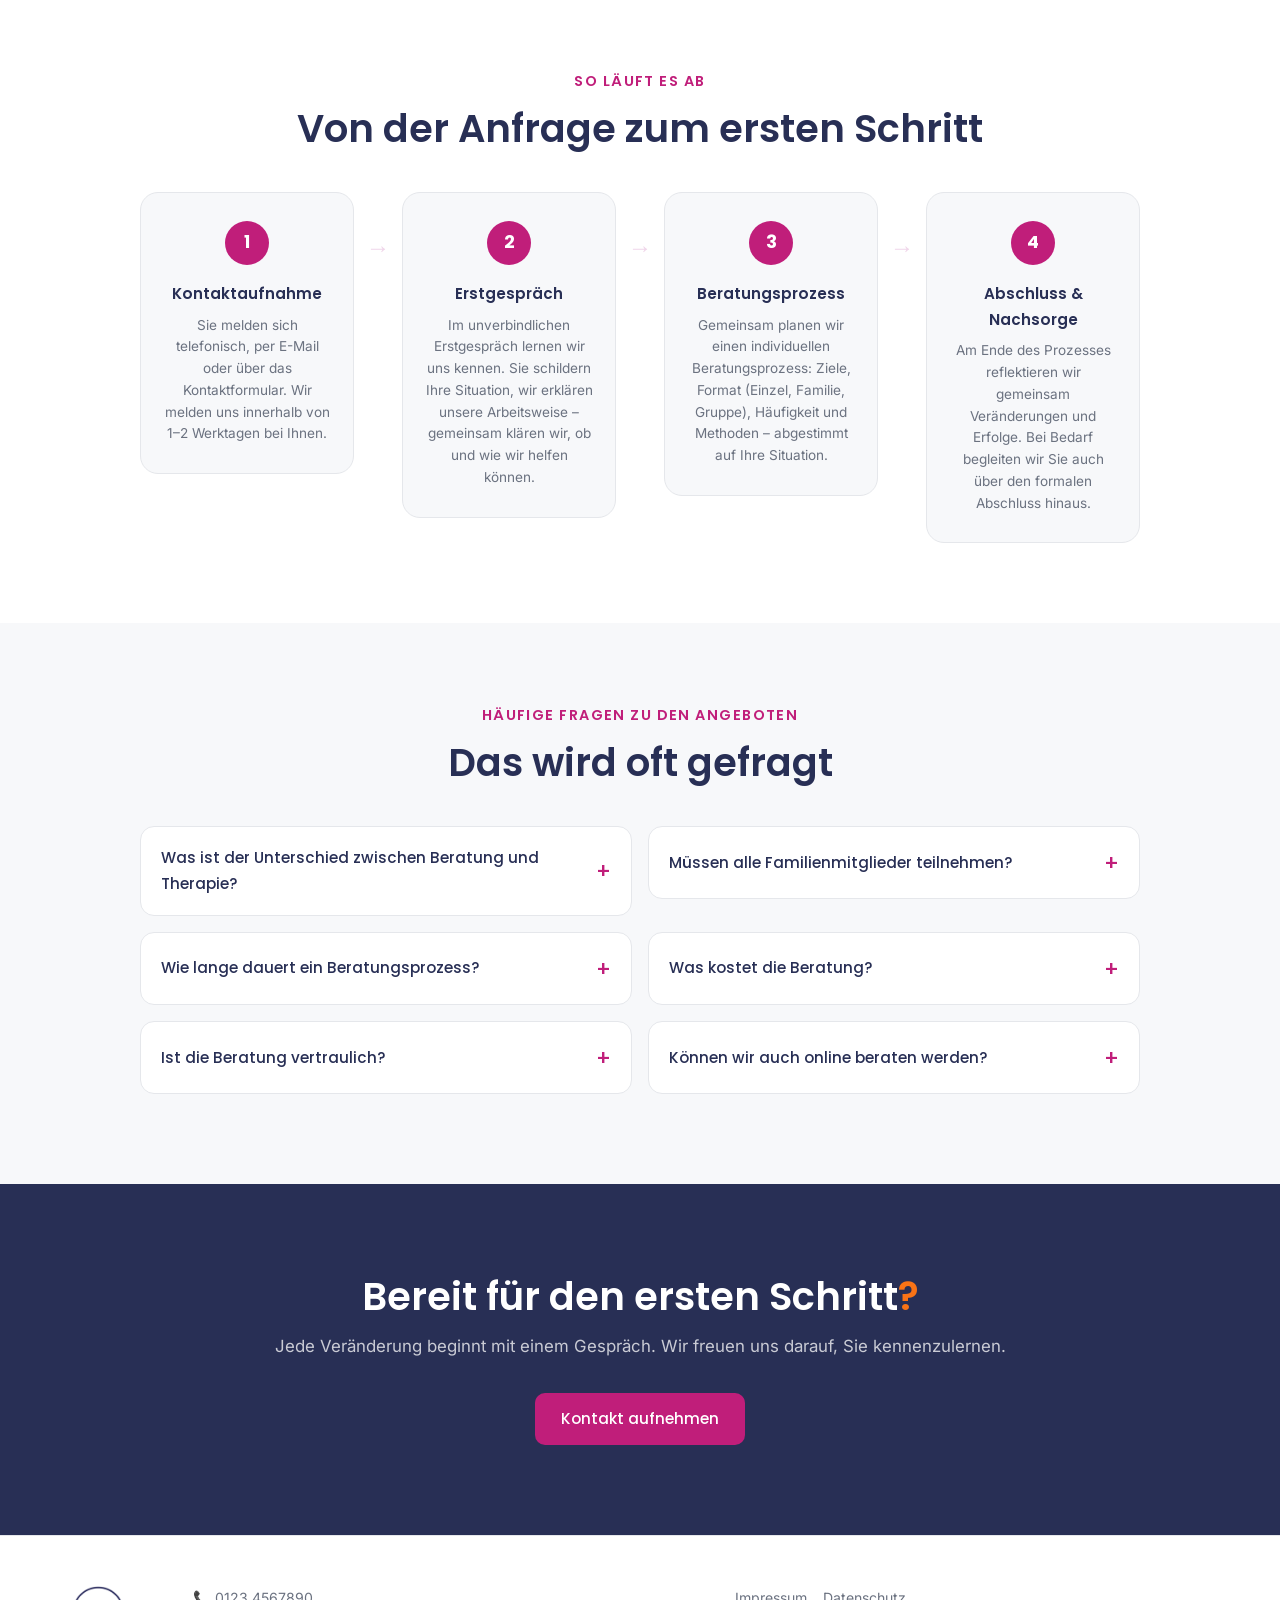
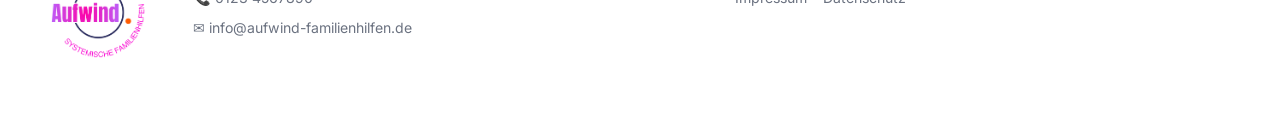
<file: angebote.html>
<!DOCTYPE html>
<html lang="de">
<head>
<meta charset="UTF-8">
  <meta http-equiv="X-Frame-Options" content="DENY">
  <meta name="viewport" content="width=device-width, initial-scale=1.0">
<title>Angebote für Familien – Systemische Familienberatung | Aufwind</title>
<meta name="description" content="Systemische Familienberatung, Erziehungsberatung, Krisenbegleitung und bindungsorientierte Unterstützung für Familien, Kinder und Jugendliche. Professionell, alltagsnah und vertraulich.">
<link rel="icon" type="image/png" sizes="32x32" href="logo_kurz.png">
<link rel="icon" type="image/png" sizes="16x16" href="logo_kurz.png">
<link rel="apple-touch-icon" href="logo_kurz.png">
<link rel="stylesheet" href="style.css">
</head>
<body>
  <a class="skip-link" href="#main-content">Zum Hauptinhalt springen</a>

<!-- HEADER / NAV -->
<header class="header">
  <div class="container nav-inner">
    <div class="logo">
      <a href="index.html">
        <img src="logo_kurz.png" alt="Aufwind – Systemische Familienhilfen" class="logo-img">
      </a>
    </div>
    <nav class="main-nav" id="main-nav">
      <a href="familien.html">Für Familien</a>
      <a href="jugendaemter.html">Für Jugendämter</a>
      <a href="ueber-uns.html">Über uns</a>
      <a href="faqs.html">FAQs</a>
      <a href="kontakt.html">Kontakt</a>
    </nav>
    <a href="kontakt.html" class="btn btn-orange nav-cta">Termin anfragen</a>
    <button class="burger" aria-label="Menü öffnen" aria-expanded="false" aria-controls="main-nav">
      <span></span><span></span><span></span>
    </button>
  </div>
</header>

<main id="main-content">

<!-- PAGE HERO -->
<section class="page-hero angebote-hero">
  <div class="container angebote-hero-layout">
    <div class="angebote-hero-text">
      <p class="eyebrow">ANGEBOTE FÜR FAMILIEN</p>
      <h1>Professionelle Unterstützung.<br><span class="h1-magenta">Für Ihr Familiensystem<span class="h1-orange-dot">.</span></span></h1>
      <p class="hero-sub">
        Systemische Familienberatung begleitet Familien dabei, neue Handlungsspielräume zu entdecken, Beziehungen zu stärken und gemeinsam Lösungen zu entwickeln – respektvoll, alltagsnah und an Ihren Ressourcen orientiert.
      </p>
      <div class="hero-buttons">
        <a href="kontakt.html" class="btn btn-magenta">Termin anfragen</a>
        <a href="#leistungen" class="btn btn-outline-magenta">Alle Leistungen</a>
      </div>
    </div>
    <div class="angebote-hero-img">
      <div class="angebote-img-placeholder">
        <p>Beratungsbild</p>
        <small>Hier eigenes Foto einfügen</small>
      </div>
    </div>
  </div>
</section>

<!-- INTRO / SEO-TEXT -->
<section class="section-angebote-intro">
  <div class="container narrow-center">
    <p class="section-eyebrow center-text">WARUM SYSTEMISCHE BERATUNG?</p>
    <h2>Familien verstehen – Systeme verändern</h2>
    <p>
      Systemische Familienberatung betrachtet nicht einzelne Personen isoliert, sondern das gesamte Familiensystem: Beziehungen, Kommunikationsmuster, Rollen und Ressourcen. Dieser ganzheitliche Ansatz ermöglicht nachhaltige Veränderung – weil er dort ansetzt, wo Belastungen tatsächlich entstehen.
    </p>
    <p>
      Ob Erziehungsfragen, Konflikte im Familienalltag, belastende Lebensereignisse oder der Wunsch nach mehr Stabilität und Verbindung: Unsere Begleitung ist vertraulich, ressourcenorientiert und auf Ihre konkrete Lebenssituation abgestimmt.
    </p>
  </div>
</section>

<!-- LEISTUNGSÜBERSICHT -->
<section class="section-leistungen-grid" id="leistungen">
  <div class="container">
    <p class="section-eyebrow center-text">UNSERE LEISTUNGEN</p>
    <h2 class="center-text leistungen-heading">Was wir anbieten</h2>
    <div class="leistungen-overview-grid">

      <a href="#familienberatung" class="leistung-overview-card">
        <div class="leistung-overview-icon">
          <svg aria-hidden="true" width="26" height="26" fill="none" stroke="currentColor" stroke-width="1.8" viewBox="0 0 24 24"><path d="M17 21v-2a4 4 0 00-4-4H5a4 4 0 00-4 4v2"/><circle cx="9" cy="7" r="4"/><path d="M23 21v-2a4 4 0 00-3-3.87"/><path d="M16 3.13a4 4 0 010 7.75"/></svg>
        </div>
        <h3>Systemische Familienberatung</h3>
        <p>Begleitung des gesamten Familiensystems – gemeinsam neue Perspektiven entwickeln.</p>
        <span class="leistung-link">Mehr erfahren →</span>
      </a>

      <a href="#erziehungsberatung" class="leistung-overview-card">
        <div class="leistung-overview-icon">
          <svg aria-hidden="true" width="26" height="26" fill="none" stroke="currentColor" stroke-width="1.8" viewBox="0 0 24 24"><path d="M12 2a10 10 0 100 20A10 10 0 0012 2z"/><path d="M12 8v4l3 3"/></svg>
        </div>
        <h3>Erziehungsberatung &amp; Elternbegleitung</h3>
        <p>Stärkung elterlicher Kompetenzen und Unterstützung im Erziehungsalltag.</p>
        <span class="leistung-link">Mehr erfahren →</span>
      </a>

      <a href="#krisenbegleitung" class="leistung-overview-card">
        <div class="leistung-overview-icon">
          <svg aria-hidden="true" width="26" height="26" fill="none" stroke="currentColor" stroke-width="1.8" viewBox="0 0 24 24"><path d="M12 22s8-4 8-10V5l-8-3-8 3v7c0 6 8 10 8 10z"/></svg>
        </div>
        <h3>Krisenbegleitung</h3>
        <p>Stabilisierende Begleitung in akuten Belastungssituationen und Krisen.</p>
        <span class="leistung-link">Mehr erfahren →</span>
      </a>

      <a href="#kinder-jugendliche" class="leistung-overview-card">
        <div class="leistung-overview-icon">
          <svg aria-hidden="true" width="26" height="26" fill="none" stroke="currentColor" stroke-width="1.8" viewBox="0 0 24 24"><circle cx="12" cy="8" r="4"/><path d="M4 20c0-4 3.6-7 8-7s8 3 8 7"/></svg>
        </div>
        <h3>Begleitung von Kindern &amp; Jugendlichen</h3>
        <p>Individuelle Unterstützung für junge Menschen in schwierigen Lebensphasen.</p>
        <span class="leistung-link">Mehr erfahren →</span>
      </a>

      <a href="#trennung" class="leistung-overview-card">
        <div class="leistung-overview-icon">
          <svg aria-hidden="true" width="26" height="26" fill="none" stroke="currentColor" stroke-width="1.8" viewBox="0 0 24 24"><path d="M20.84 4.61a5.5 5.5 0 00-7.78 0L12 5.67l-1.06-1.06a5.5 5.5 0 00-7.78 7.78l1.06 1.06L12 21.23l7.78-7.78 1.06-1.06a5.5 5.5 0 000-7.78z"/></svg>
        </div>
        <h3>Trennungs- &amp; Scheidungsbegleitung</h3>
        <p>Unterstützung für Familien in und nach Trennungsprozessen.</p>
        <span class="leistung-link">Mehr erfahren →</span>
      </a>

      <a href="#aufsuchend" class="leistung-overview-card">
        <div class="leistung-overview-icon">
          <svg aria-hidden="true" width="26" height="26" fill="none" stroke="currentColor" stroke-width="1.8" viewBox="0 0 24 24"><path d="M3 9l9-7 9 7v11a2 2 0 01-2 2H5a2 2 0 01-2-2z"/><polyline points="9 22 9 12 15 12 15 22"/></svg>
        </div>
        <h3>Aufsuchende Familienarbeit</h3>
        <p>Begleitung im vertrauten Lebensumfeld – alltagsnah und niedrigschwellig.</p>
        <span class="leistung-link">Mehr erfahren →</span>
      </a>

    </div>
  </div>
</section>

<!-- LEISTUNG 1: SYSTEMISCHE FAMILIENBERATUNG -->
<section class="section-leistung-detail" id="familienberatung">
  <div class="container leistung-detail-layout">
    <div class="leistung-detail-img">
      <div class="leistung-img-placeholder">
        <p>Familiengespräch</p>
        <small>Hier eigenes Foto einfügen</small>
      </div>
    </div>
    <div class="leistung-detail-text">
      <p class="section-eyebrow">KERNANGEBOT</p>
      <h2>Systemische Familienberatung</h2>
      <p>
        Die systemische Familienberatung betrachtet Ihre Familie als Ganzes – mit all ihren Stärken, Beziehungen, Mustern und Möglichkeiten. Im Mittelpunkt steht nicht die Frage, wer „das Problem" ist, sondern: Wie hängt alles zusammen? Welche Muster wiederholen sich? Und was braucht die Familie, um sich weiterzuentwickeln?
      </p>
      <p>
        Im gemeinsamen Gespräch – mit einzelnen Familienmitgliedern oder der ganzen Familie – erarbeiten wir neue Sichtweisen, stärken die Kommunikation und entwickeln tragfähige Lösungen, die zu Ihrer konkreten Situation passen.
      </p>
      <h3 class="leistung-subtitle">Das erwartet Sie</h3>
      <ul class="check-list">
        <li>Wertschätzender Blick auf vorhandene Ressourcen und Stärken</li>
        <li>Klärung von Kommunikations- und Beziehungsmustern</li>
        <li>Gemeinsame Zielentwicklung – was soll sich verändern?</li>
        <li>Praktische Methoden: Familienbrett, Genogramm, zirkuläre Fragen</li>
        <li>Flexible Gesprächsformate: Einzel-, Paar- oder Familiengespräch</li>
      </ul>
    </div>
  </div>
</section>

<!-- LEISTUNG 2: ERZIEHUNGSBERATUNG -->
<section class="section-leistung-detail section-leistung-alt" id="erziehungsberatung">
  <div class="container leistung-detail-layout leistung-detail-reverse">
    <div class="leistung-detail-text">
      <p class="section-eyebrow">FÜR ELTERN</p>
      <h2>Erziehungsberatung &amp; Elternbegleitung</h2>
      <p>
        Eltern sein ist eine der anspruchsvollsten Aufgaben überhaupt – und trotzdem wachsen die meisten Menschen ohne systematische Vorbereitung darauf. Wenn der Erziehungsalltag herausfordernd wird, Grenzen nicht greifen, Konflikte sich häufen oder das Gefühl entsteht, nicht mehr weiterzukommen: Das ist kein Zeichen von Versagen, sondern der Moment, in dem professionelle Begleitung helfen kann.
      </p>
      <p>
        In der Erziehungsberatung schauen wir gemeinsam auf Ihre Situation – ohne Bewertung, mit konkreten Impulsen für den Alltag. Wir stärken Ihre elterlichen Kompetenzen, reflektieren Muster und entwickeln Strategien, die zu Ihrer Familie passen.
      </p>
      <h3 class="leistung-subtitle">Themen, mit denen Eltern zu uns kommen</h3>
      <ul class="check-list">
        <li>Grenzen setzen und konsequent begleiten</li>
        <li>Umgang mit Trotz, Aggression oder Rückzug</li>
        <li>Geschwisterkonflikte und Rivalitäten</li>
        <li>Schule, Leistungsdruck und Lernprobleme</li>
        <li>Übergänge: Kita-Start, Schulwechsel, Pubertät</li>
        <li>Erschöpfung und Überforderung im Elternalltag</li>
      </ul>
    </div>
    <div class="leistung-detail-img">
      <div class="leistung-img-placeholder">
        <p>Elterngespräch</p>
        <small>Hier eigenes Foto einfügen</small>
      </div>
    </div>
  </div>
</section>

<!-- LEISTUNG 3: KRISENBEGLEITUNG -->
<section class="section-leistung-detail" id="krisenbegleitung">
  <div class="container leistung-detail-layout">
    <div class="leistung-detail-img">
      <div class="leistung-img-placeholder">
        <p>Krisenbegleitung</p>
        <small>Hier eigenes Foto einfügen</small>
      </div>
    </div>
    <div class="leistung-detail-text">
      <p class="section-eyebrow">AKUTE UNTERSTÜTZUNG</p>
      <h2>Krisenbegleitung &amp; Krisenintervention</h2>
      <p>
        Krisen in Familien können sich langsam aufbauen oder plötzlich einbrechen – durch Konflikte, Verluste, Traumata oder akute Überforderung. In solchen Momenten braucht es schnelle, stabilisierende Unterstützung, die Sicherheit gibt und Handlungsräume öffnet.
      </p>
      <p>
        Wir begleiten Familien in akuten Belastungsphasen: strukturiert, traumasensibel und mit dem Ziel, Sicherheit und Stabilität wiederherzustellen. Dabei arbeiten wir eng mit anderen Fachstellen zusammen, wenn dies sinnvoll ist.
      </p>
      <h3 class="leistung-subtitle">Wann Krisenbegleitung sinnvoll ist</h3>
      <ul class="check-list">
        <li>Akute Eskalation von Familienkonflikten</li>
        <li>Suizidgedanken oder selbstverletzendes Verhalten bei Kindern / Jugendlichen</li>
        <li>Traumatische Erlebnisse (Unfall, Verlust, Gewalt)</li>
        <li>Plötzliche Veränderungen wie Arbeitslosigkeit oder Erkrankung</li>
        <li>Drohender Zusammenbruch familiärer Strukturen</li>
      </ul>
      <div class="leistung-hinweis">
        <div>
          Bei akuten Krisen kontaktieren Sie uns telefonisch – wir versuchen, schnellstmöglich zu reagieren.<br>
          <strong style="display:block;margin-top:0.6rem;margin-bottom:0.3rem;">Allgemeine Notfall- &amp; Krisenhotlines (kostenlos, 24/7):</strong>
          <span style="display:block;font-size:0.83rem;">📞 <strong>Telefonseelsorge:</strong> <a href="tel:08001110111" style="color:inherit;">0800 111 0 111</a> oder <a href="tel:08001110222" style="color:inherit;">0800 111 0 222</a></span>
          <span style="display:block;font-size:0.83rem;">📞 <strong>Kinder- &amp; Jugendtelefon</strong> (Nummer gegen Kummer): <a href="tel:116111" style="color:inherit;">116 111</a></span>
          <span style="display:block;font-size:0.83rem;">📞 <strong>Elterntelefon:</strong> <a href="tel:08001110550" style="color:inherit;">0800 111 0 550</a></span>
          <span style="display:block;font-size:0.83rem;">🚨 Bei unmittelbarer Gefahr: <strong>Notruf 110 / 112</strong></span>
        </div>
      </div>
    </div>
  </div>
</section>

<!-- LEISTUNG 4: KINDER & JUGENDLICHE -->
<section class="section-leistung-detail section-leistung-alt" id="kinder-jugendliche">
  <div class="container leistung-detail-layout leistung-detail-reverse">
    <div class="leistung-detail-text">
      <p class="section-eyebrow">FÜR JUNGE MENSCHEN</p>
      <h2>Begleitung von Kindern &amp; Jugendlichen</h2>
      <p>
        Kinder und Jugendliche haben eine eigene Sprache, eigene Themen und eigene Wege, mit Belastungen umzugehen – manchmal zeigen sie sich in Verhalten, das Erwachsene besorgt oder überfordert. Hinter auffälligem Verhalten steckt oft ein unerfülltes Bedürfnis oder eine Erfahrung, die noch keinen Ausdruck gefunden hat.
      </p>
      <p>
        Wir begegnen jungen Menschen auf Augenhöhe: spielerisch, kreativ und mit Methoden, die zu ihrem Alter passen. Ob Einzelgespräche, kreative Ausdrucksformen oder die Einbeziehung der Familie – wir finden gemeinsam heraus, was junge Menschen brauchen.
      </p>
      <h3 class="leistung-subtitle">Häufige Themen bei Kindern &amp; Jugendlichen</h3>
      <ul class="check-list">
        <li>Verhaltensauffälligkeiten und emotionale Regulationsprobleme</li>
        <li>Ängste, Schlafprobleme, psychosomatische Beschwerden</li>
        <li>Schulverweigerung oder Leistungseinbrüche</li>
        <li>Soziale Isolation oder Probleme mit Gleichaltrigen</li>
        <li>Verarbeitung belastender Erfahrungen</li>
        <li>Identitätsfragen und Orientierungslosigkeit in der Adoleszenz</li>
      </ul>
    </div>
    <div class="leistung-detail-img">
      <div class="leistung-img-placeholder leistung-img-violet">
        <p>Kind / Jugendliche:r</p>
        <small>Hier eigenes Foto einfügen</small>
      </div>
    </div>
  </div>
</section>

<!-- LEISTUNG 5: TRENNUNG & SCHEIDUNG -->
<section class="section-leistung-detail" id="trennung">
  <div class="container leistung-detail-layout">
    <div class="leistung-detail-img">
      <div class="leistung-img-placeholder">
        <p>Trennungsbegleitung</p>
        <small>Hier eigenes Foto einfügen</small>
      </div>
    </div>
    <div class="leistung-detail-text">
      <p class="section-eyebrow">TRENNUNGSPROZESSE</p>
      <h2>Trennungs- &amp; Scheidungsbegleitung</h2>
      <p>
        Eine Trennung oder Scheidung ist nicht nur das Ende einer Partnerschaft – sie verändert das gesamte Familiensystem. Kinder erleben den Zerfall ihrer vertrauten Welt, Eltern stehen vor der Aufgabe, trotz Schmerz und Konflikt gemeinsam Verantwortung zu übernehmen.
      </p>
      <p>
        Wir begleiten Familien durch Trennungsprozesse mit dem Ziel, die Elternebene zu stabilisieren, Kinder zu schützen und neue Formen des Zusammenlebens zu entwickeln, die für alle funktionieren.
      </p>
      <h3 class="leistung-subtitle">Unsere Unterstützung umfasst</h3>
      <ul class="check-list">
        <li>Elternberatung zur kindgerechten Kommunikation der Trennung</li>
        <li>Unterstützung beim Aufbau von Co-Elternschaft</li>
        <li>Begleitung der Kinder bei der Verarbeitung der Trennung</li>
        <li>Klärung von Umgangs- und Sorgerechtsfragen (beratend)</li>
        <li>Begleitung bei Patchwork-Familiendynamiken</li>
      </ul>
    </div>
  </div>
</section>

<!-- LEISTUNG 6: AUFSUCHENDE ARBEIT -->
<section class="section-leistung-detail section-leistung-alt" id="aufsuchend">
  <div class="container leistung-detail-layout leistung-detail-reverse">
    <div class="leistung-detail-text">
      <p class="section-eyebrow">IM LEBENSUMFELD</p>
      <h2>Aufsuchende Familienarbeit</h2>
      <p>
        Manchmal ist der Weg in eine Beratungsstelle eine Hürde zu viel. Aufsuchende Familienarbeit bedeutet: Wir kommen zu Ihnen – in Ihre Wohnung, in Ihre Lebenswelt. Denn viele Themen zeigen sich erst im vertrauten Alltag, und Veränderungen gelingen oft leichter dort, wo das Leben tatsächlich stattfindet.
      </p>
      <p>
        Dieser niedrigschwellige Zugang ist besonders wertvoll für Familien, die bisher wenig Kontakt zu Beratungsangeboten hatten, sich durch Institutionen unter Druck gesetzt fühlen oder schlicht wenig Zeit und Kapazität für externe Termine haben.
      </p>
      <h3 class="leistung-subtitle">Merkmale unserer aufsuchenden Arbeit</h3>
      <ul class="check-list">
        <li>Begleitung in der Wohnung oder im Nahraum der Familie</li>
        <li>Flexible Termine – auch abends oder am Wochenende nach Absprache</li>
        <li>Alltagspraktische Unterstützung und Begleitung</li>
        <li>Niedrigschwellig und auf Vertrauensbasis</li>
        <li>Vernetzung mit relevanten Stellen im Sozialraum</li>
      </ul>
    </div>
    <div class="leistung-detail-img">
      <div class="leistung-img-placeholder leistung-img-warm">
        <p>Aufsuchende Arbeit</p>
        <small>Hier eigenes Foto einfügen</small>
      </div>
    </div>
  </div>
</section>

<!-- ZIELGRUPPEN -->
<section class="section-zielgruppen">
  <div class="container">
    <p class="section-eyebrow center-text">FÜR WEN?</p>
    <h2 class="center-text zielgruppen-heading">Unsere Angebote richten sich an</h2>
    <div class="zielgruppen-grid">
      <div class="zielgruppe-card">
        <div class="zielgruppe-icon">
          <svg aria-hidden="true" width="28" height="28" fill="none" stroke="currentColor" stroke-width="1.8" viewBox="0 0 24 24"><path d="M17 21v-2a4 4 0 00-4-4H5a4 4 0 00-4 4v2"/><circle cx="9" cy="7" r="4"/><path d="M23 21v-2a4 4 0 00-3-3.87"/><path d="M16 3.13a4 4 0 010 7.75"/></svg>
        </div>
        <h3>Familien</h3>
        <p>Familien in allen Konstellationen – ob Kernfamilie, Alleinerziehend, Patchwork oder Regenbogenfamilie. Jede Familie ist willkommen.</p>
      </div>
      <div class="zielgruppe-card">
        <div class="zielgruppe-icon">
          <svg aria-hidden="true" width="28" height="28" fill="none" stroke="currentColor" stroke-width="1.8" viewBox="0 0 24 24"><circle cx="12" cy="8" r="4"/><path d="M4 20c0-4 3.6-7 8-7s8 3 8 7"/></svg>
        </div>
        <h3>Eltern</h3>
        <p>Mütter und Väter, die Orientierung im Erziehungsalltag suchen, ihre Beziehung zu ihren Kindern stärken oder sich in schwierigen Phasen begleiten lassen möchten.</p>
      </div>
      <div class="zielgruppe-card">
        <div class="zielgruppe-icon">
          <svg aria-hidden="true" width="28" height="28" fill="none" stroke="currentColor" stroke-width="1.8" viewBox="0 0 24 24"><circle cx="12" cy="7" r="4"/><path d="M5.5 21a7 7 0 0113 0"/></svg>
        </div>
        <h3>Kinder &amp; Jugendliche</h3>
        <p>Junge Menschen zwischen 4 und 18 Jahren, die Unterstützung bei emotionalen, sozialen oder entwicklungsbezogenen Themen brauchen.</p>
      </div>
      <div class="zielgruppe-card">
        <div class="zielgruppe-icon">
          <svg aria-hidden="true" width="28" height="28" fill="none" stroke="currentColor" stroke-width="1.8" viewBox="0 0 24 24"><path d="M20.84 4.61a5.5 5.5 0 00-7.78 0L12 5.67l-1.06-1.06a5.5 5.5 0 00-7.78 7.78l1.06 1.06L12 21.23l7.78-7.78 1.06-1.06a5.5 5.5 0 000-7.78z"/></svg>
        </div>
        <h3>Paare &amp; Trennungspaare</h3>
        <p>Paare, die ihre Beziehung stärken möchten, sowie Eltern in Trennungsprozessen, die ihre Co-Elternschaft gestalten wollen.</p>
      </div>
    </div>
  </div>
</section>

<!-- ABLAUF -->
<section class="section-ablauf">
  <div class="container">
    <p class="section-eyebrow center-text">SO LÄUFT ES AB</p>
    <h2 class="center-text ablauf-heading">Von der Anfrage zum ersten Schritt</h2>
    <div class="ablauf-grid">
      <div class="ablauf-card">
        <div class="ablauf-nr">1</div>
        <h4>Kontaktaufnahme</h4>
        <p>Sie melden sich telefonisch, per E-Mail oder über das Kontaktformular. Wir melden uns innerhalb von 1–2 Werktagen bei Ihnen.</p>
      </div>
      <div class="ablauf-arrow">→</div>
      <div class="ablauf-card">
        <div class="ablauf-nr">2</div>
        <h4>Erstgespräch</h4>
        <p>Im unverbindlichen Erstgespräch lernen wir uns kennen. Sie schildern Ihre Situation, wir erklären unsere Arbeitsweise – gemeinsam klären wir, ob und wie wir helfen können.</p>
      </div>
      <div class="ablauf-arrow">→</div>
      <div class="ablauf-card">
        <div class="ablauf-nr">3</div>
        <h4>Beratungsprozess</h4>
        <p>Gemeinsam planen wir einen individuellen Beratungsprozess: Ziele, Format (Einzel, Familie, Gruppe), Häufigkeit und Methoden – abgestimmt auf Ihre Situation.</p>
      </div>
      <div class="ablauf-arrow">→</div>
      <div class="ablauf-card">
        <div class="ablauf-nr">4</div>
        <h4>Abschluss &amp; Nachsorge</h4>
        <p>Am Ende des Prozesses reflektieren wir gemeinsam Veränderungen und Erfolge. Bei Bedarf begleiten wir Sie auch über den formalen Abschluss hinaus.</p>
      </div>
    </div>
  </div>
</section>

<!-- FAQ ANGEBOTE -->
<section class="section-faq">
  <div class="container">
    <p class="section-eyebrow center-text">HÄUFIGE FRAGEN ZU DEN ANGEBOTEN</p>
    <h2 class="center-text faq-heading">Das wird oft gefragt</h2>
    <div class="faq-grid">

      <details class="faq-item">
        <summary>Was ist der Unterschied zwischen Beratung und Therapie?</summary>
        <p>Beratung zielt auf konkrete Themen, Situationen und Lösungsstrategien im Alltag ab. Psychotherapie behandelt klinische Störungsbilder und erfordert eine Approbation. Systemische Familienberatung bewegt sich an der Schnittstelle: Sie ist tiefgründig und lösungsorientiert, aber kein Ersatz für psychiatrische oder psychotherapeutische Behandlung.</p>
      </details>

      <details class="faq-item">
        <summary>Müssen alle Familienmitglieder teilnehmen?</summary>
        <p>Nein. Wir arbeiten flexibel – mit Einzelpersonen, Elternpaaren oder der ganzen Familie, je nach Thema und Situation. Oft beginnen wir mit Elterngesprächen und beziehen Kinder nach Absprache ein.</p>
      </details>

      <details class="faq-item">
        <summary>Wie lange dauert ein Beratungsprozess?</summary>
        <p>Das hängt stark vom Thema und Ihren Zielen ab. Manche Anliegen klären sich in 3–5 Gesprächen, andere begleiten wir über mehrere Monate. Wir legen gemeinsam fest, was passt – und überprüfen das regelmäßig.</p>
      </details>

      <details class="faq-item">
        <summary>Was kostet die Beratung?</summary>
        <p>Das hängt von der Art des Angebots ab. Ambulante Hilfen zur Erziehung nach SGB VIII werden in der Regel vom Jugendamt finanziert. Für andere Leistungen sprechen Sie uns gerne direkt an – wir informieren Sie offen über anfallende Kosten und mögliche Kostenübernahmen.</p>
      </details>

      <details class="faq-item">
        <summary>Ist die Beratung vertraulich?</summary>
        <p>Ja – Vertraulichkeit ist eine Grundvoraussetzung für unsere Arbeit. Alles, was Sie uns mitteilen, bleibt bei uns. Ausnahmen gelten nur bei akuter Gefahr für Leib und Leben – darüber informieren wir Sie transparent im Erstgespräch.</p>
      </details>

      <details class="faq-item">
        <summary>Können wir auch online beraten werden?</summary>
        <p>Ja, auf Wunsch bieten wir Gespräche auch per Videokonferenz an. Gerade für berufstätige Eltern oder Familien mit weiterem Anfahrtsweg kann das eine praktische Alternative sein.</p>
      </details>

    </div>
  </div>
</section>

<!-- CTA -->
<section class="section-cta section-cta-navy">
  <div class="container narrow-center">
    <h2 class="cta-navy-heading">Bereit für den ersten Schritt<span style="color:var(--orange);">?</span></h2>
    <p class="cta-navy-sub">Jede Veränderung beginnt mit einem Gespräch. Wir freuen uns darauf, Sie kennenzulernen.</p>
    <div class="cta-buttons">
      <a href="kontakt.html" class="btn btn-magenta">Kontakt aufnehmen</a>
    </div>
  </div>
</section>

</main>

<!-- FOOTER -->
<footer class="footer">
  <div class="container footer-inner">
    <div class="footer-brand">
      <div class="footer-logo">
        <img src="logo_aufwind.png" alt="Aufwind – Systemische Familienhilfen" class="footer-logo-img">
      </div>
    </div>    <div class="footer-contact">
      <p>📞 0123 4567890</p>
      <p>✉ info@aufwind-familienhilfen.de</p>
    </div>
    <div class="footer-links">
      <a href="impressum.html">Impressum</a>
      <a href="datenschutz.html">Datenschutz</a>
    </div>
  </div>
</footer>

<script>
  const burger = document.querySelector('.burger');
  const nav = document.querySelector('.main-nav');
  burger.addEventListener('click', () => {
    const isOpen = nav.classList.toggle('nav-open');
    burger.classList.toggle('burger-open');
    burger.setAttribute('aria-expanded', isOpen);
  });
</script>


<!-- SCROLL TO TOP -->
<button class="scroll-top" id="scrollTop" aria-label="Nach oben" title="Nach oben">
  <svg aria-hidden="true" width="20" height="20" fill="none" stroke="currentColor" stroke-width="2.2" viewBox="0 0 24 24"><polyline points="18 15 12 9 6 15"/></svg>
</button>

<script>
  const scrollBtn = document.getElementById('scrollTop');
  window.addEventListener('scroll', () => {
    scrollBtn.classList.toggle('scroll-top-visible', window.scrollY > 300);
  });
  scrollBtn.addEventListener('click', () => {
    window.scrollTo({ top: 0, behavior: 'smooth' });
  });
</script>

</body>
</html>
</file>
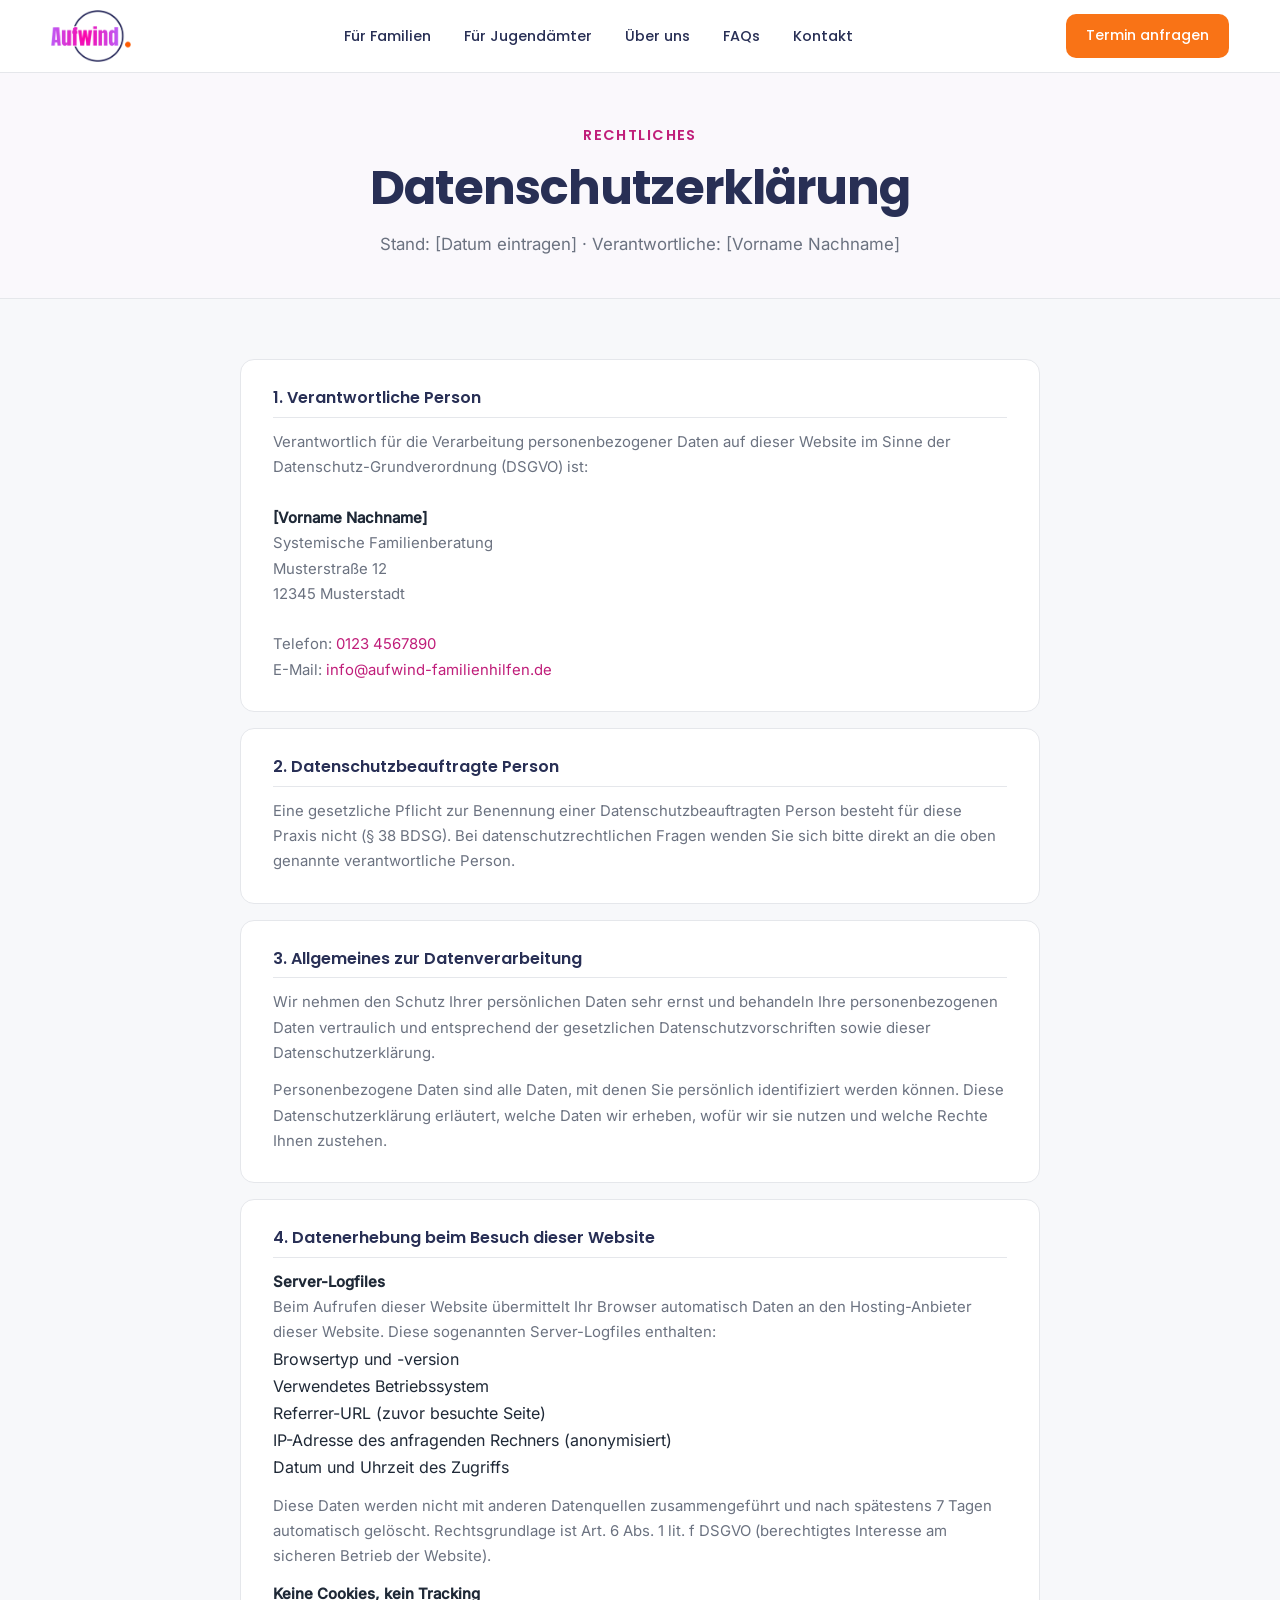
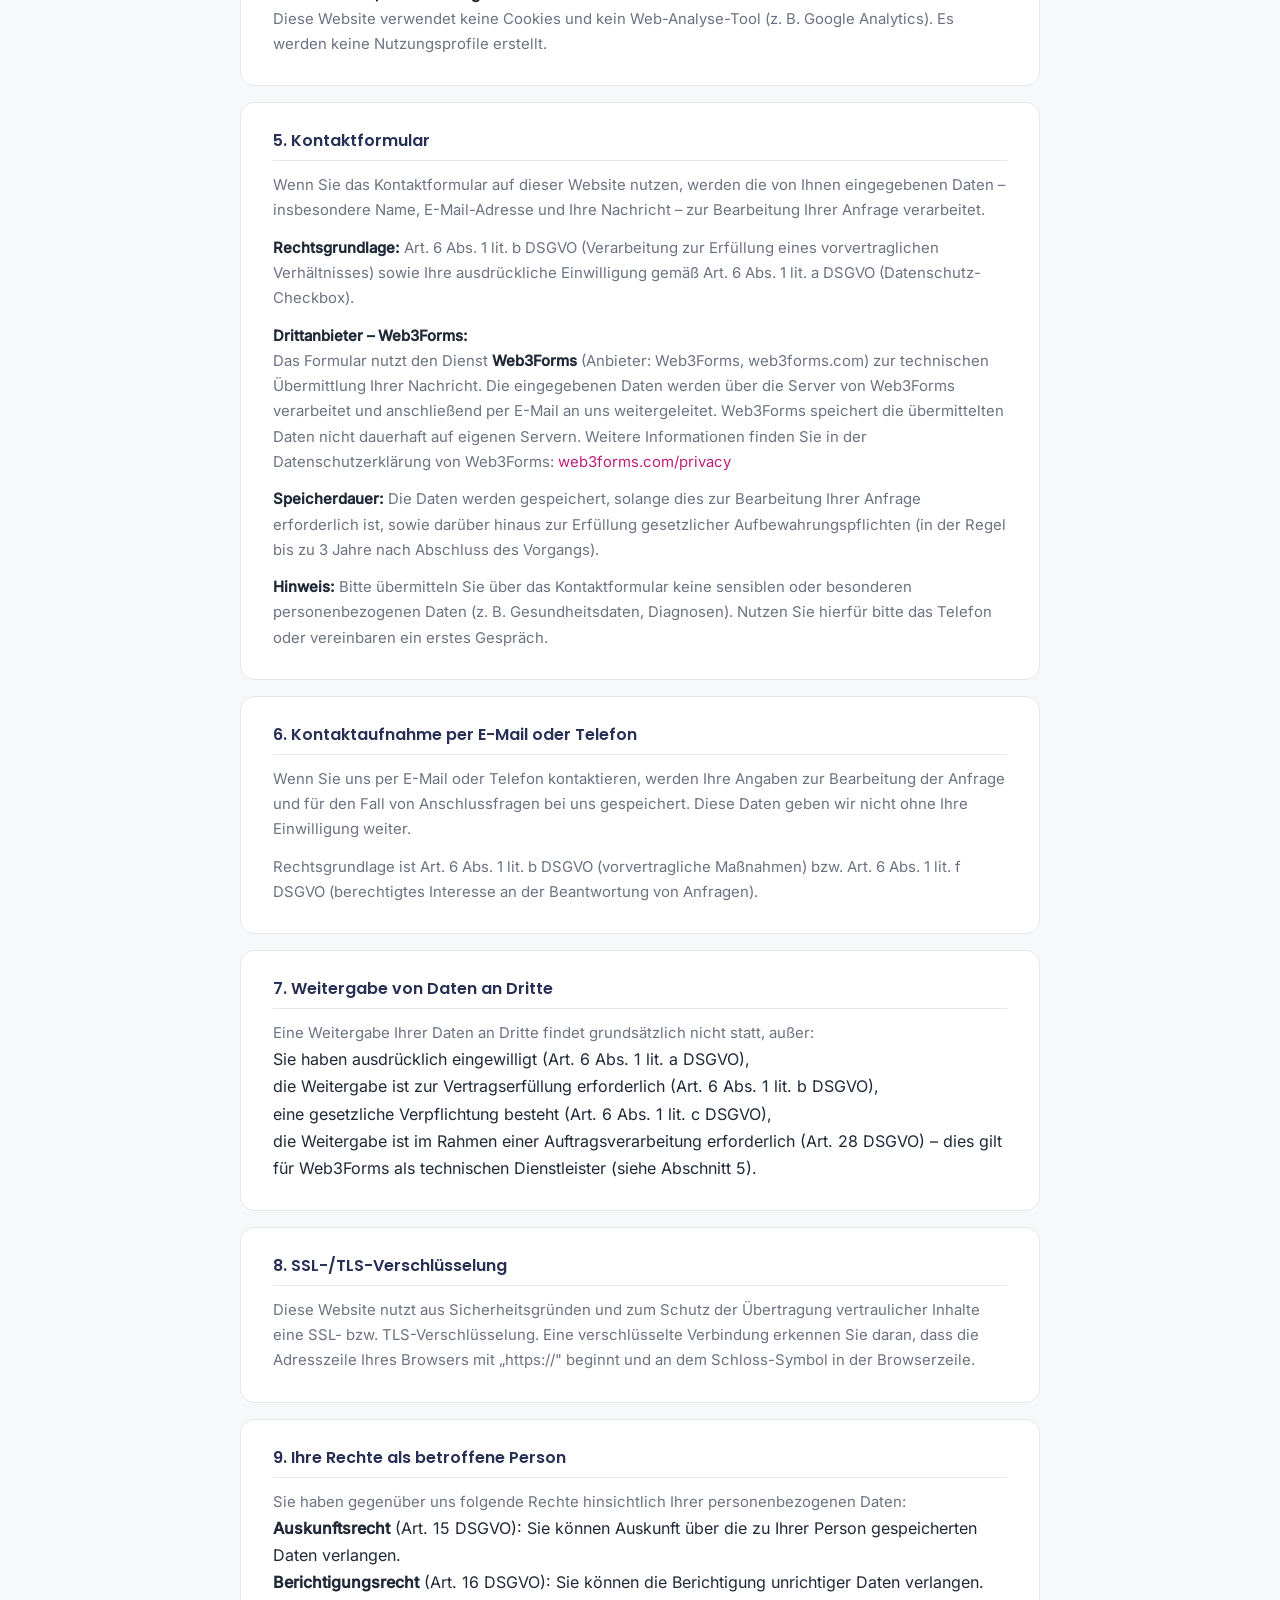
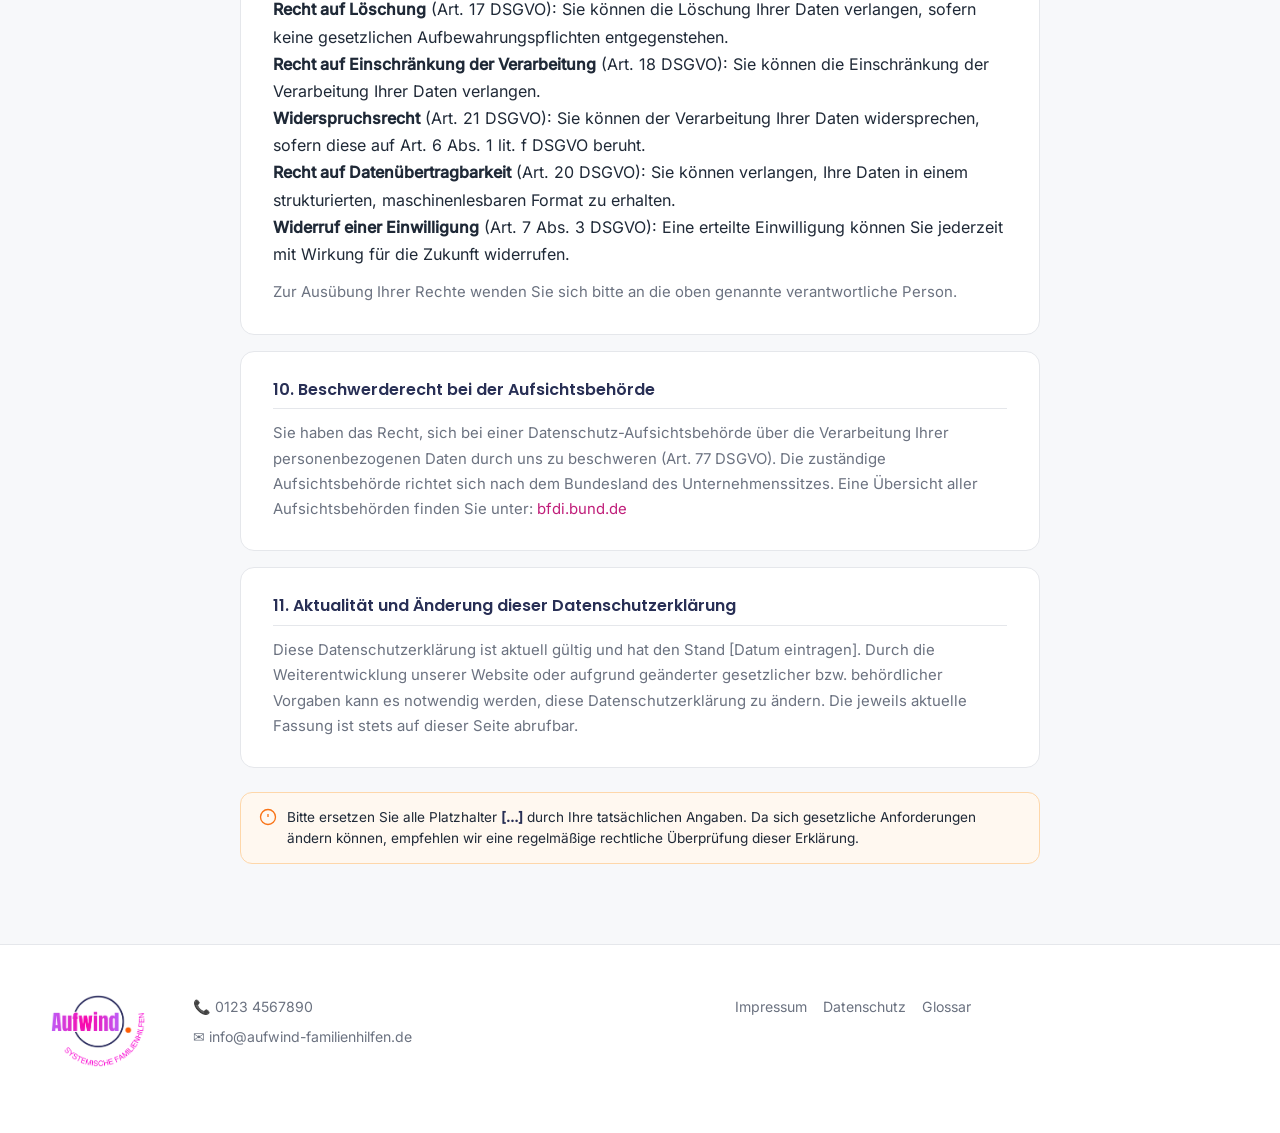
<file: datenschutz.html>
<!DOCTYPE html>
<html lang="de">
<head>
<meta charset="UTF-8">
  <meta http-equiv="X-Frame-Options" content="DENY">
  <meta http-equiv="Content-Security-Policy" content="default-src 'self'; style-src 'self' 'unsafe-inline'; font-src 'self'; img-src 'self' data:; script-src 'self' 'unsafe-inline' https://api.web3forms.com; connect-src 'self' https://api.web3forms.com; frame-ancestors 'none'; base-uri 'self';">
  <meta name="referrer" content="strict-origin-when-cross-origin">
  <meta http-equiv="Permissions-Policy" content="camera=(), microphone=(), geolocation=()">
  <meta name="viewport" content="width=device-width, initial-scale=1.0">
<title>Datenschutzerklärung – Aufwind Systemische Familienhilfen</title>
<link rel="icon" type="image/png" sizes="32x32" href="logo_kurz.png">
<link rel="icon" type="image/png" sizes="16x16" href="logo_kurz.png">
<link rel="apple-touch-icon" href="logo_kurz.png">
<link rel="stylesheet" href="style.css">
</head>
<body>
  <a class="skip-link" href="#main-content">Zum Hauptinhalt springen</a>

<!-- HEADER / NAV -->
<header class="header">
  <div class="container nav-inner">
    <div class="logo">
      <a href="index.html">
        <img src="logo_kurz.png" alt="Aufwind – Systemische Familienhilfen" class="logo-img">
      </a>
    </div>
    <nav class="main-nav" id="main-nav">
      <a href="familien.html">Für Familien</a>
      <a href="jugendaemter.html">Für Jugendämter</a>
      <a href="ueber-uns.html">Über uns</a>
      <a href="faqs.html">FAQs</a>
      <a href="kontakt.html">Kontakt</a>
    </nav>
    <a href="kontakt.html" class="btn btn-orange nav-cta">Termin anfragen</a>
    <button class="burger" aria-label="Menü öffnen" aria-expanded="false" aria-controls="main-nav">
      <span></span><span></span><span></span>
    </button>
  </div>
</header>

<main id="main-content">

<!-- PAGE HERO -->
<section class="page-hero page-hero-compact">
  <div class="container narrow-center">
    <p class="eyebrow">RECHTLICHES</p>
    <h1 class="page-hero-h1">Datenschutzerklärung</h1>
    <p class="page-hero-sub" style="margin-bottom:0;">Stand: [Datum eintragen] · Verantwortliche: [Vorname Nachname]</p>
  </div>
</section>

<!-- INHALT -->
<section class="section-legal">
  <div class="container legal-layout">

    <div class="legal-block">
      <h2>1. Verantwortliche Person</h2>
      <p>
        Verantwortlich für die Verarbeitung personenbezogener Daten auf dieser Website im Sinne der Datenschutz-Grundverordnung (DSGVO) ist:<br><br>
        <strong>[Vorname Nachname]</strong><br>
        Systemische Familienberatung<br>
        Musterstraße 12<br>
        12345 Musterstadt<br><br>
        Telefon: <a href="tel:+491234567890" class="legal-link">0123 4567890</a><br>
        E-Mail: <a href="mailto:info@aufwind-familienhilfen.de" class="legal-link">info@aufwind-familienhilfen.de</a>
      </p>
    </div>

    <div class="legal-block">
      <h2>2. Datenschutzbeauftragte Person</h2>
      <p>
        Eine gesetzliche Pflicht zur Benennung einer Datenschutzbeauftragten Person besteht für diese Praxis nicht (§ 38 BDSG). Bei datenschutzrechtlichen Fragen wenden Sie sich bitte direkt an die oben genannte verantwortliche Person.
      </p>
    </div>

    <div class="legal-block">
      <h2>3. Allgemeines zur Datenverarbeitung</h2>
      <p>
        Wir nehmen den Schutz Ihrer persönlichen Daten sehr ernst und behandeln Ihre personenbezogenen Daten vertraulich und entsprechend der gesetzlichen Datenschutzvorschriften sowie dieser Datenschutzerklärung.
      </p>
      <p style="margin-top:0.75rem;">
        Personenbezogene Daten sind alle Daten, mit denen Sie persönlich identifiziert werden können. Diese Datenschutzerklärung erläutert, welche Daten wir erheben, wofür wir sie nutzen und welche Rechte Ihnen zustehen.
      </p>
    </div>

    <div class="legal-block">
      <h2>4. Datenerhebung beim Besuch dieser Website</h2>
      <p>
        <strong>Server-Logfiles</strong><br>
        Beim Aufrufen dieser Website übermittelt Ihr Browser automatisch Daten an den Hosting-Anbieter dieser Website. Diese sogenannten Server-Logfiles enthalten:
      </p>
      <ul class="legal-list">
        <li>Browsertyp und -version</li>
        <li>Verwendetes Betriebssystem</li>
        <li>Referrer-URL (zuvor besuchte Seite)</li>
        <li>IP-Adresse des anfragenden Rechners (anonymisiert)</li>
        <li>Datum und Uhrzeit des Zugriffs</li>
      </ul>
      <p style="margin-top:0.75rem;">
        Diese Daten werden nicht mit anderen Datenquellen zusammengeführt und nach spätestens 7 Tagen automatisch gelöscht. Rechtsgrundlage ist Art. 6 Abs. 1 lit. f DSGVO (berechtigtes Interesse am sicheren Betrieb der Website).
      </p>
      <p style="margin-top:0.75rem;">
        <strong>Keine Cookies, kein Tracking</strong><br>
        Diese Website verwendet keine Cookies und kein Web-Analyse-Tool (z.&nbsp;B. Google Analytics). Es werden keine Nutzungsprofile erstellt.
      </p>
    </div>

    <div class="legal-block">
      <h2>5. Kontaktformular</h2>
      <p>
        Wenn Sie das Kontaktformular auf dieser Website nutzen, werden die von Ihnen eingegebenen Daten – insbesondere Name, E-Mail-Adresse und Ihre Nachricht – zur Bearbeitung Ihrer Anfrage verarbeitet.
      </p>
      <p style="margin-top:0.75rem;">
        <strong>Rechtsgrundlage:</strong> Art. 6 Abs. 1 lit. b DSGVO (Verarbeitung zur Erfüllung eines vorvertraglichen Verhältnisses) sowie Ihre ausdrückliche Einwilligung gemäß Art. 6 Abs. 1 lit. a DSGVO (Datenschutz-Checkbox).
      </p>
      <p style="margin-top:0.75rem;">
        <strong>Drittanbieter – Web3Forms:</strong><br>
        Das Formular nutzt den Dienst <strong>Web3Forms</strong> (Anbieter: Web3Forms, web3forms.com) zur technischen Übermittlung Ihrer Nachricht. Die eingegebenen Daten werden über die Server von Web3Forms verarbeitet und anschließend per E-Mail an uns weitergeleitet. Web3Forms speichert die übermittelten Daten nicht dauerhaft auf eigenen Servern.
        Weitere Informationen finden Sie in der Datenschutzerklärung von Web3Forms:
        <a href="https://web3forms.com/privacy" target="_blank" rel="noopener" class="legal-link">web3forms.com/privacy</a>
      </p>
      <p style="margin-top:0.75rem;">
        <strong>Speicherdauer:</strong> Die Daten werden gespeichert, solange dies zur Bearbeitung Ihrer Anfrage erforderlich ist, sowie darüber hinaus zur Erfüllung gesetzlicher Aufbewahrungspflichten (in der Regel bis zu 3 Jahre nach Abschluss des Vorgangs).
      </p>
      <p style="margin-top:0.75rem;">
        <strong>Hinweis:</strong> Bitte übermitteln Sie über das Kontaktformular keine sensiblen oder besonderen personenbezogenen Daten (z.&nbsp;B. Gesundheitsdaten, Diagnosen). Nutzen Sie hierfür bitte das Telefon oder vereinbaren ein erstes Gespräch.
      </p>
    </div>

    <div class="legal-block">
      <h2>6. Kontaktaufnahme per E-Mail oder Telefon</h2>
      <p>
        Wenn Sie uns per E-Mail oder Telefon kontaktieren, werden Ihre Angaben zur Bearbeitung der Anfrage und für den Fall von Anschlussfragen bei uns gespeichert. Diese Daten geben wir nicht ohne Ihre Einwilligung weiter.
      </p>
      <p style="margin-top:0.75rem;">
        Rechtsgrundlage ist Art. 6 Abs. 1 lit. b DSGVO (vorvertragliche Maßnahmen) bzw. Art. 6 Abs. 1 lit. f DSGVO (berechtigtes Interesse an der Beantwortung von Anfragen).
      </p>
    </div>

    <div class="legal-block">
      <h2>7. Weitergabe von Daten an Dritte</h2>
      <p>
        Eine Weitergabe Ihrer Daten an Dritte findet grundsätzlich nicht statt, außer:
      </p>
      <ul class="legal-list">
        <li>Sie haben ausdrücklich eingewilligt (Art. 6 Abs. 1 lit. a DSGVO),</li>
        <li>die Weitergabe ist zur Vertragserfüllung erforderlich (Art. 6 Abs. 1 lit. b DSGVO),</li>
        <li>eine gesetzliche Verpflichtung besteht (Art. 6 Abs. 1 lit. c DSGVO),</li>
        <li>die Weitergabe ist im Rahmen einer Auftragsverarbeitung erforderlich (Art. 28 DSGVO) – dies gilt für Web3Forms als technischen Dienstleister (siehe Abschnitt 5).</li>
      </ul>
    </div>

    <div class="legal-block">
      <h2>8. SSL-/TLS-Verschlüsselung</h2>
      <p>
        Diese Website nutzt aus Sicherheitsgründen und zum Schutz der Übertragung vertraulicher Inhalte eine SSL- bzw. TLS-Verschlüsselung. Eine verschlüsselte Verbindung erkennen Sie daran, dass die Adresszeile Ihres Browsers mit „https://" beginnt und an dem Schloss-Symbol in der Browserzeile.
      </p>
    </div>

    <div class="legal-block">
      <h2>9. Ihre Rechte als betroffene Person</h2>
      <p>Sie haben gegenüber uns folgende Rechte hinsichtlich Ihrer personenbezogenen Daten:</p>
      <ul class="legal-list">
        <li><strong>Auskunftsrecht</strong> (Art. 15 DSGVO): Sie können Auskunft über die zu Ihrer Person gespeicherten Daten verlangen.</li>
        <li><strong>Berichtigungsrecht</strong> (Art. 16 DSGVO): Sie können die Berichtigung unrichtiger Daten verlangen.</li>
        <li><strong>Recht auf Löschung</strong> (Art. 17 DSGVO): Sie können die Löschung Ihrer Daten verlangen, sofern keine gesetzlichen Aufbewahrungspflichten entgegenstehen.</li>
        <li><strong>Recht auf Einschränkung der Verarbeitung</strong> (Art. 18 DSGVO): Sie können die Einschränkung der Verarbeitung Ihrer Daten verlangen.</li>
        <li><strong>Widerspruchsrecht</strong> (Art. 21 DSGVO): Sie können der Verarbeitung Ihrer Daten widersprechen, sofern diese auf Art. 6 Abs. 1 lit. f DSGVO beruht.</li>
        <li><strong>Recht auf Datenübertragbarkeit</strong> (Art. 20 DSGVO): Sie können verlangen, Ihre Daten in einem strukturierten, maschinenlesbaren Format zu erhalten.</li>
        <li><strong>Widerruf einer Einwilligung</strong> (Art. 7 Abs. 3 DSGVO): Eine erteilte Einwilligung können Sie jederzeit mit Wirkung für die Zukunft widerrufen.</li>
      </ul>
      <p style="margin-top:0.75rem;">
        Zur Ausübung Ihrer Rechte wenden Sie sich bitte an die oben genannte verantwortliche Person.
      </p>
    </div>

    <div class="legal-block">
      <h2>10. Beschwerderecht bei der Aufsichtsbehörde</h2>
      <p>
        Sie haben das Recht, sich bei einer Datenschutz-Aufsichtsbehörde über die Verarbeitung Ihrer personenbezogenen Daten durch uns zu beschweren (Art. 77 DSGVO). Die zuständige Aufsichtsbehörde richtet sich nach dem Bundesland des Unternehmenssitzes. Eine Übersicht aller Aufsichtsbehörden finden Sie unter:
        <a href="https://www.bfdi.bund.de/DE/Infothek/Anschriften_Links/anschriften_links-node.html" target="_blank" rel="noopener" class="legal-link">bfdi.bund.de</a>
      </p>
    </div>

    <div class="legal-block">
      <h2>11. Aktualität und Änderung dieser Datenschutzerklärung</h2>
      <p>
        Diese Datenschutzerklärung ist aktuell gültig und hat den Stand [Datum eintragen]. Durch die Weiterentwicklung unserer Website oder aufgrund geänderter gesetzlicher bzw. behördlicher Vorgaben kann es notwendig werden, diese Datenschutzerklärung zu ändern. Die jeweils aktuelle Fassung ist stets auf dieser Seite abrufbar.
      </p>
    </div>

    <div class="legal-hint">
      <svg aria-hidden="true" width="18" height="18" fill="none" stroke="currentColor" stroke-width="1.8" viewBox="0 0 24 24"><circle cx="12" cy="12" r="10"/><line x1="12" y1="8" x2="12" y2="12"/><line x1="12" y1="16" x2="12.01" y2="16"/></svg>
      <span>Bitte ersetzen Sie alle Platzhalter <strong>[…]</strong> durch Ihre tatsächlichen Angaben. Da sich gesetzliche Anforderungen ändern können, empfehlen wir eine regelmäßige rechtliche Überprüfung dieser Erklärung.</span>
    </div>

  </div>
</section>

</main>

<!-- FOOTER -->
<footer class="footer">
  <div class="container footer-inner">
    <div class="footer-brand">
      <div class="footer-logo">
        <img src="logo_aufwind.png" alt="Aufwind – Systemische Familienhilfen" class="footer-logo-img">
      </div>
    </div>    <div class="footer-contact">
      <p>📞 0123 4567890</p>
      <p>✉ info@aufwind-familienhilfen.de</p>
    </div>
    <div class="footer-links">
      <a href="impressum.html">Impressum</a>
      <a href="datenschutz.html">Datenschutz</a>
      <a href="glossar.html">Glossar</a>
    </div>
  </div>
</footer>

<script>
  const burger = document.querySelector('.burger');
  const nav = document.querySelector('.main-nav');
  burger.addEventListener('click', () => {
    const isOpen = nav.classList.toggle('nav-open');
    burger.classList.toggle('burger-open');
    burger.setAttribute('aria-expanded', isOpen);
  });
</script>


<!-- SCROLL TO TOP -->
<button class="scroll-top" id="scrollTop" aria-label="Nach oben" title="Nach oben">
  <svg aria-hidden="true" width="20" height="20" fill="none" stroke="currentColor" stroke-width="2.2" viewBox="0 0 24 24"><polyline points="18 15 12 9 6 15"/></svg>
</button>

<script>
  const scrollBtn = document.getElementById('scrollTop');
  window.addEventListener('scroll', () => {
    scrollBtn.classList.toggle('scroll-top-visible', window.scrollY > 300);
  });
  scrollBtn.addEventListener('click', () => {
    window.scrollTo({ top: 0, behavior: 'smoo
</file>
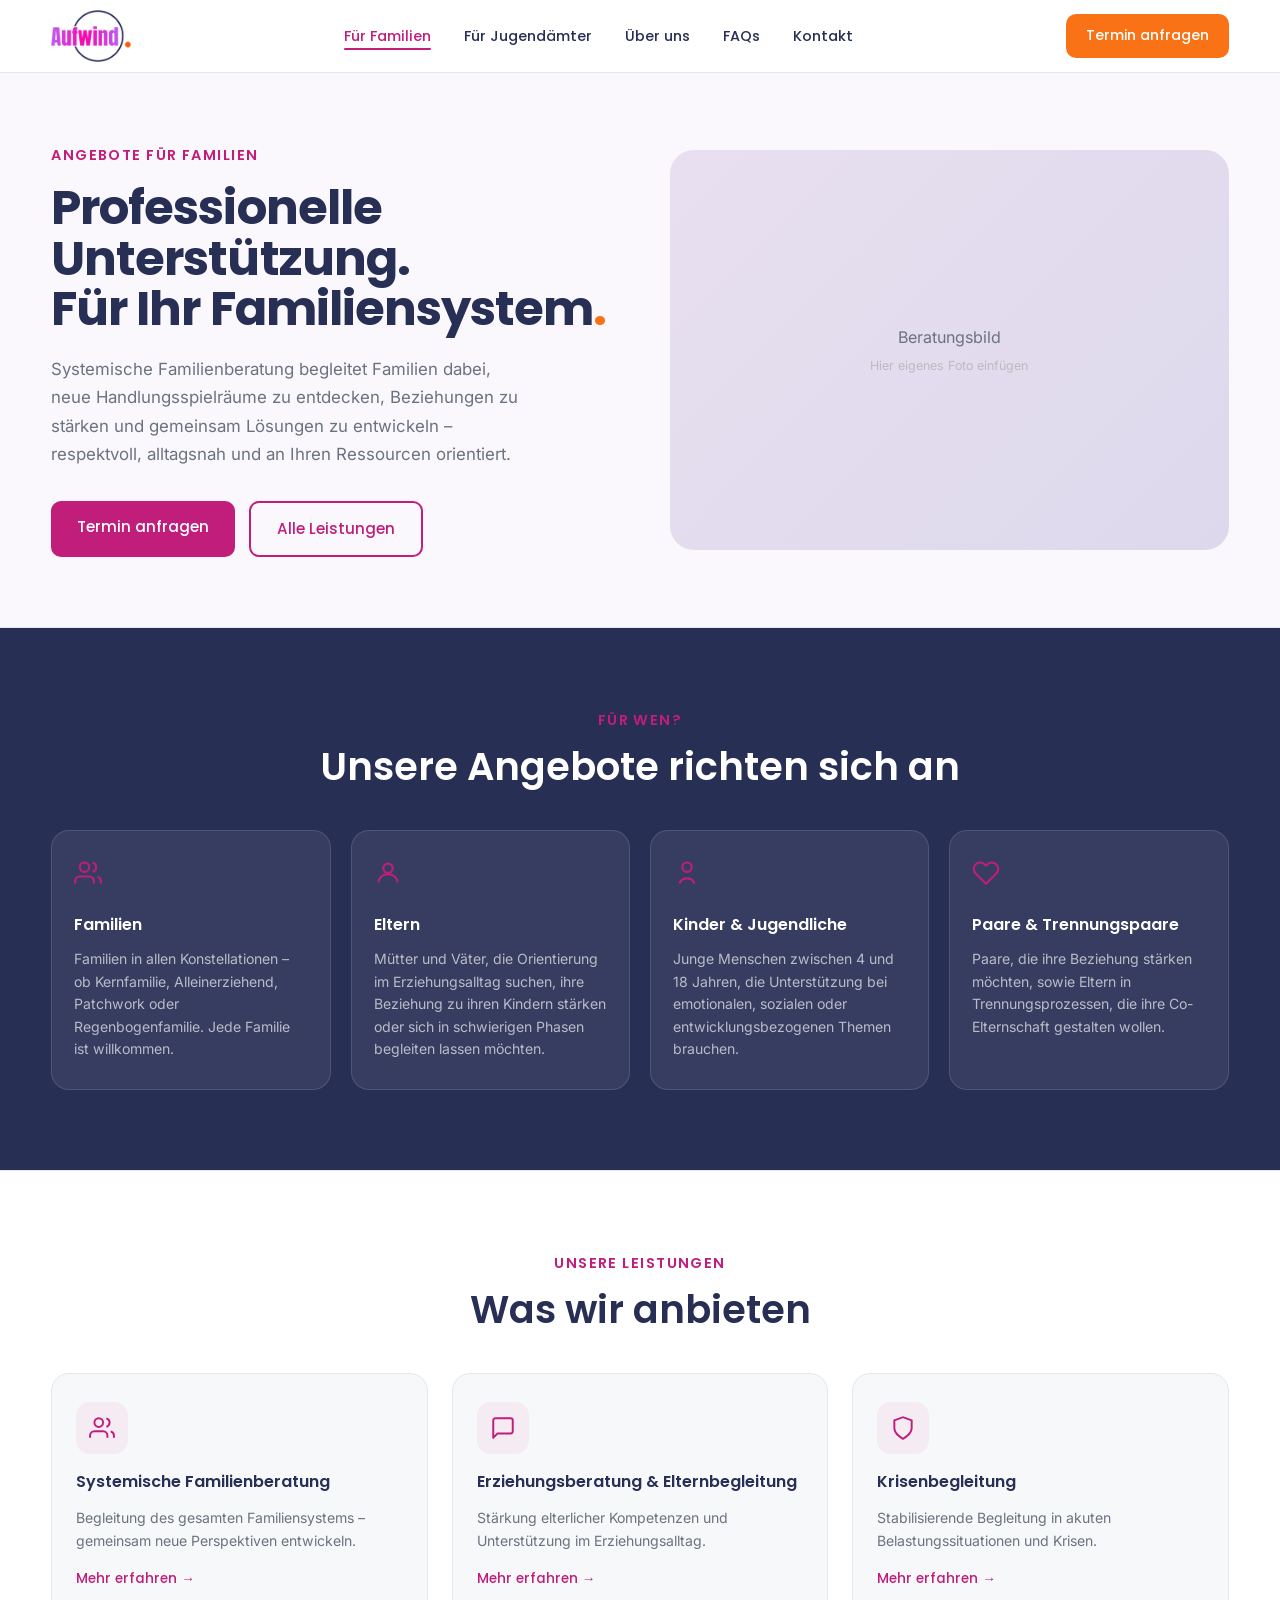
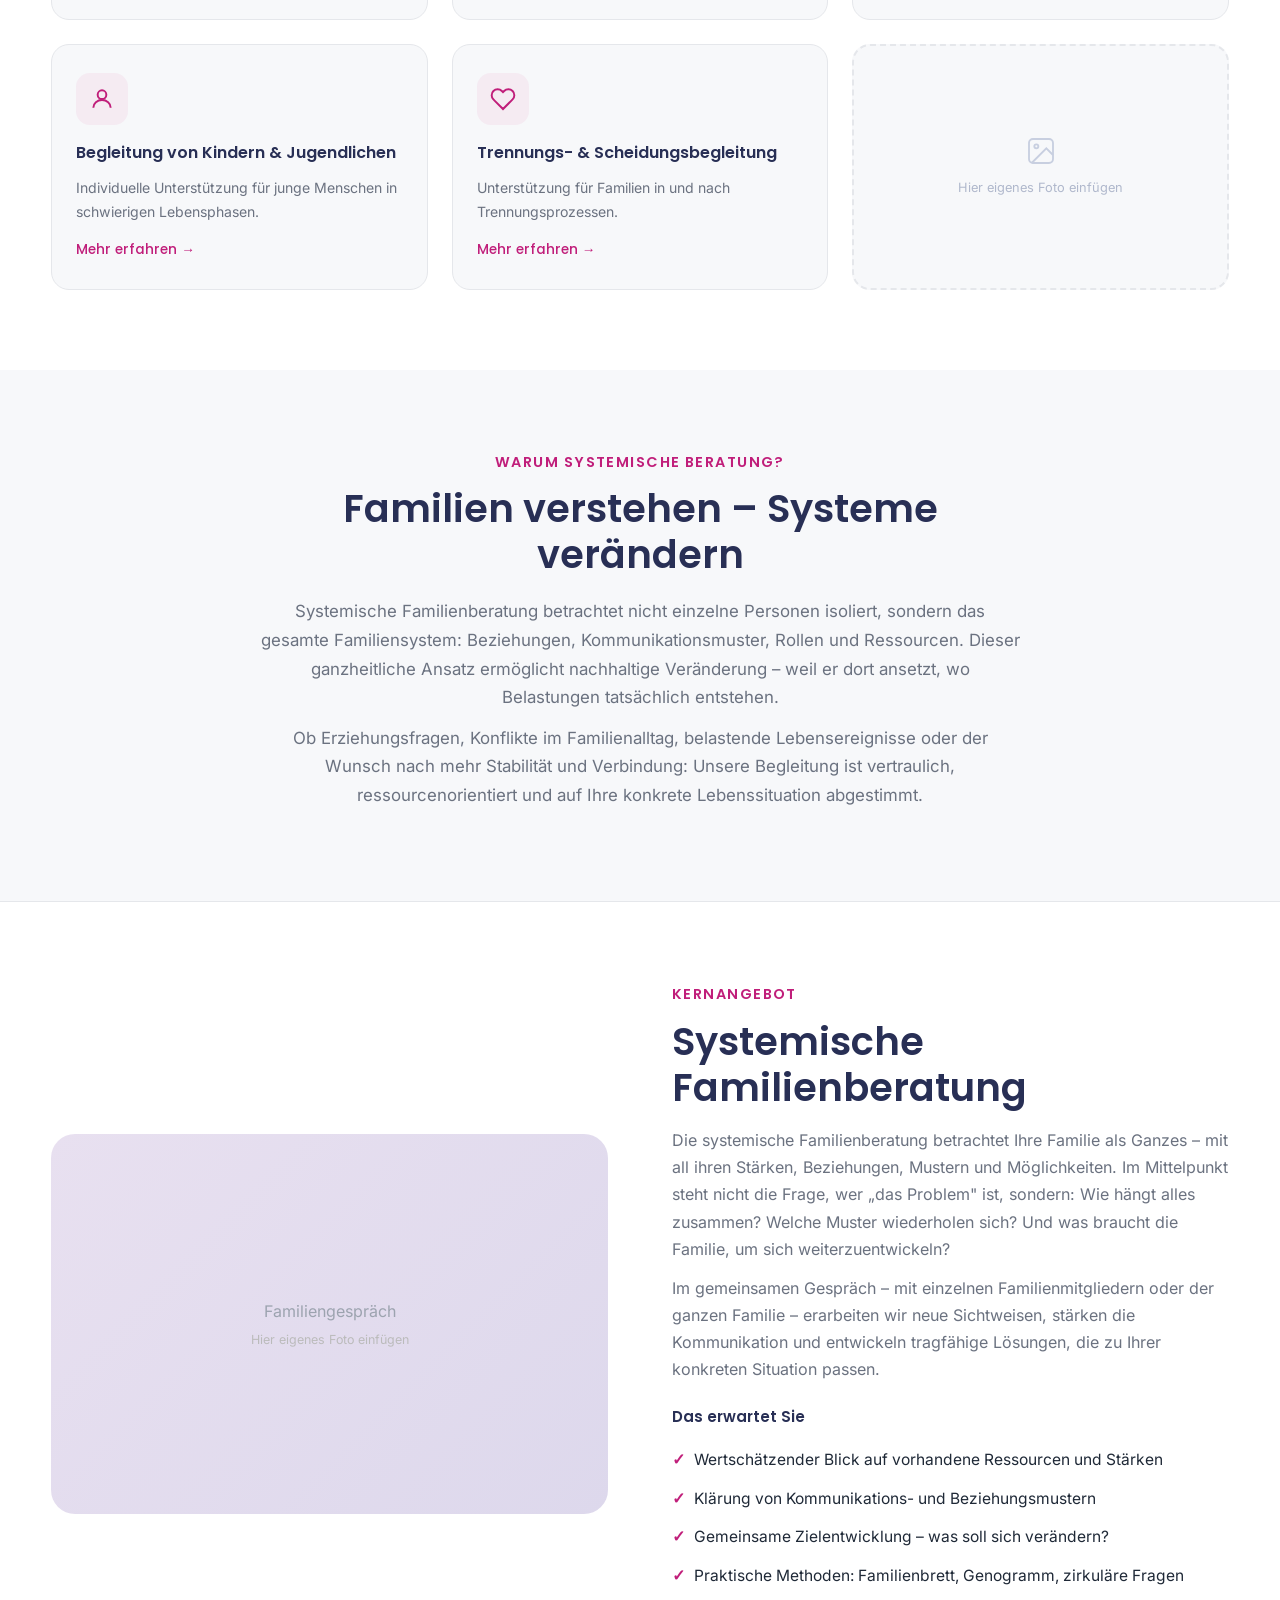
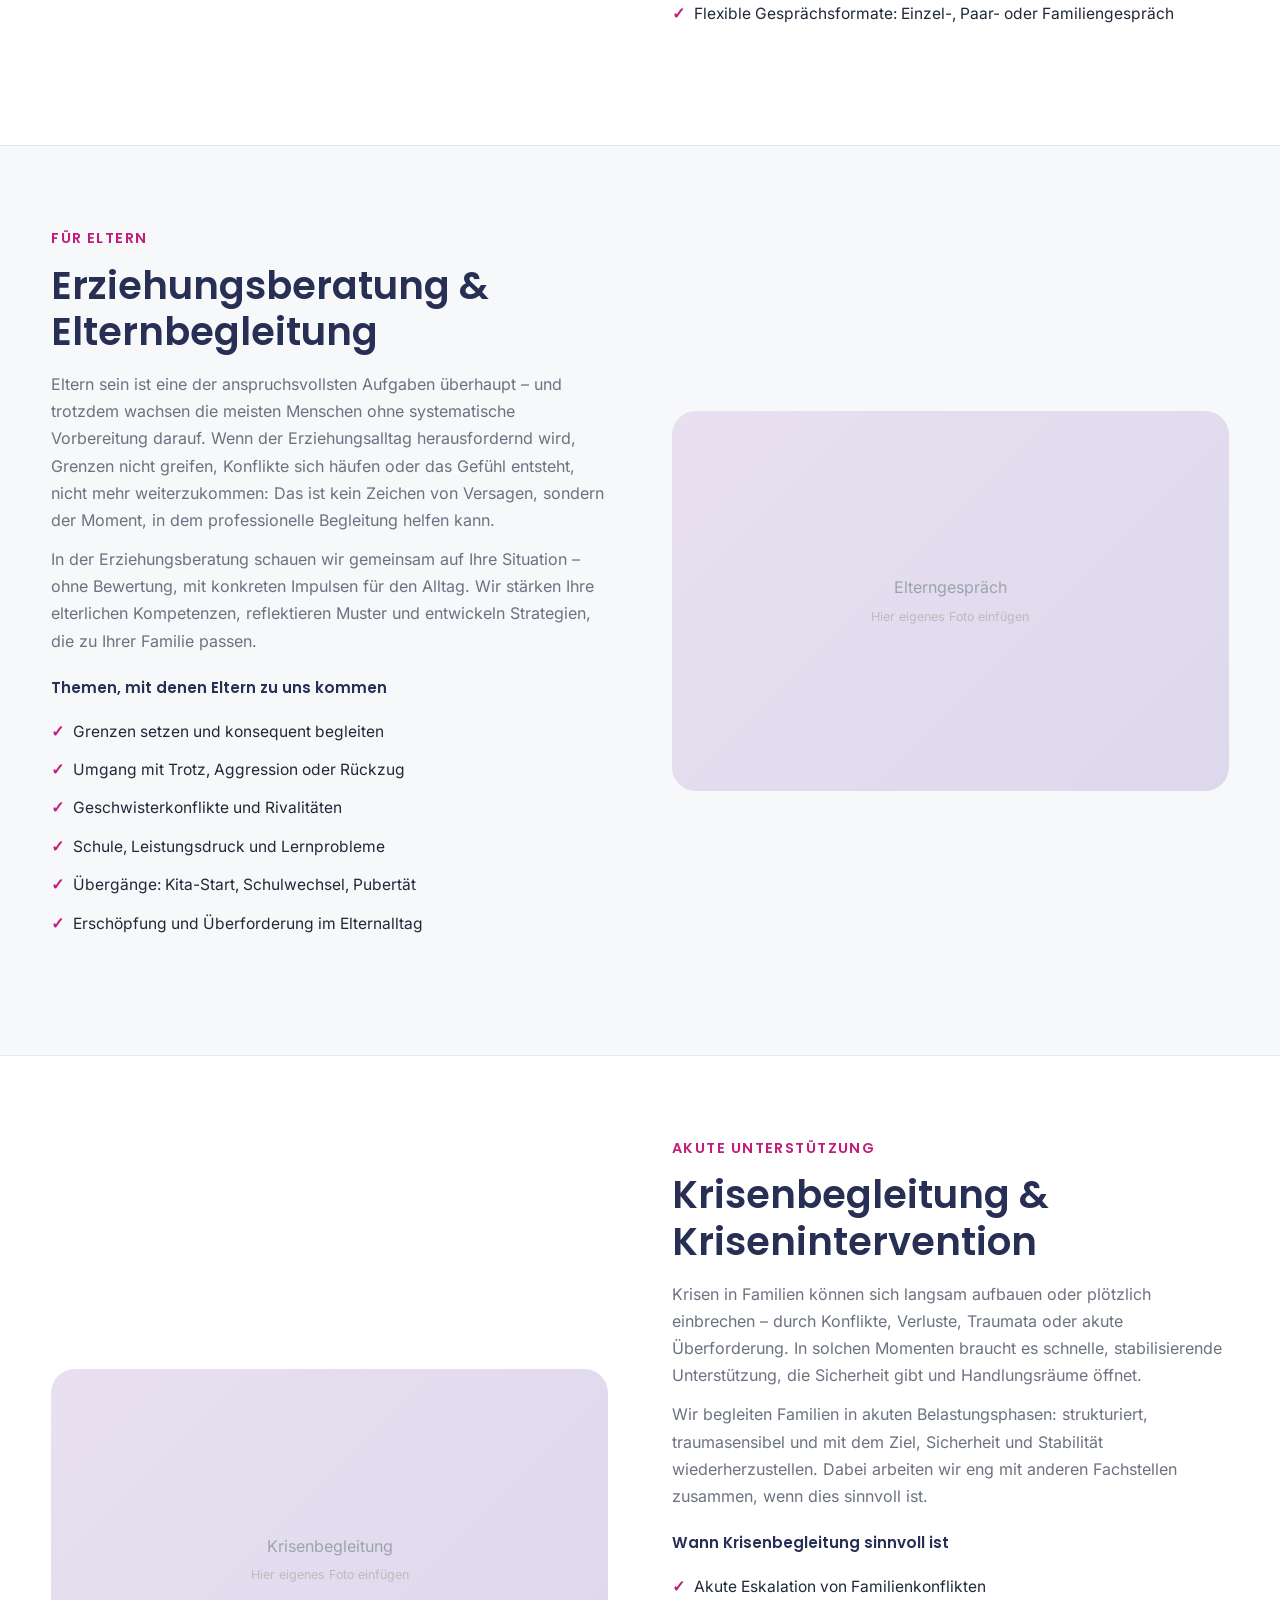
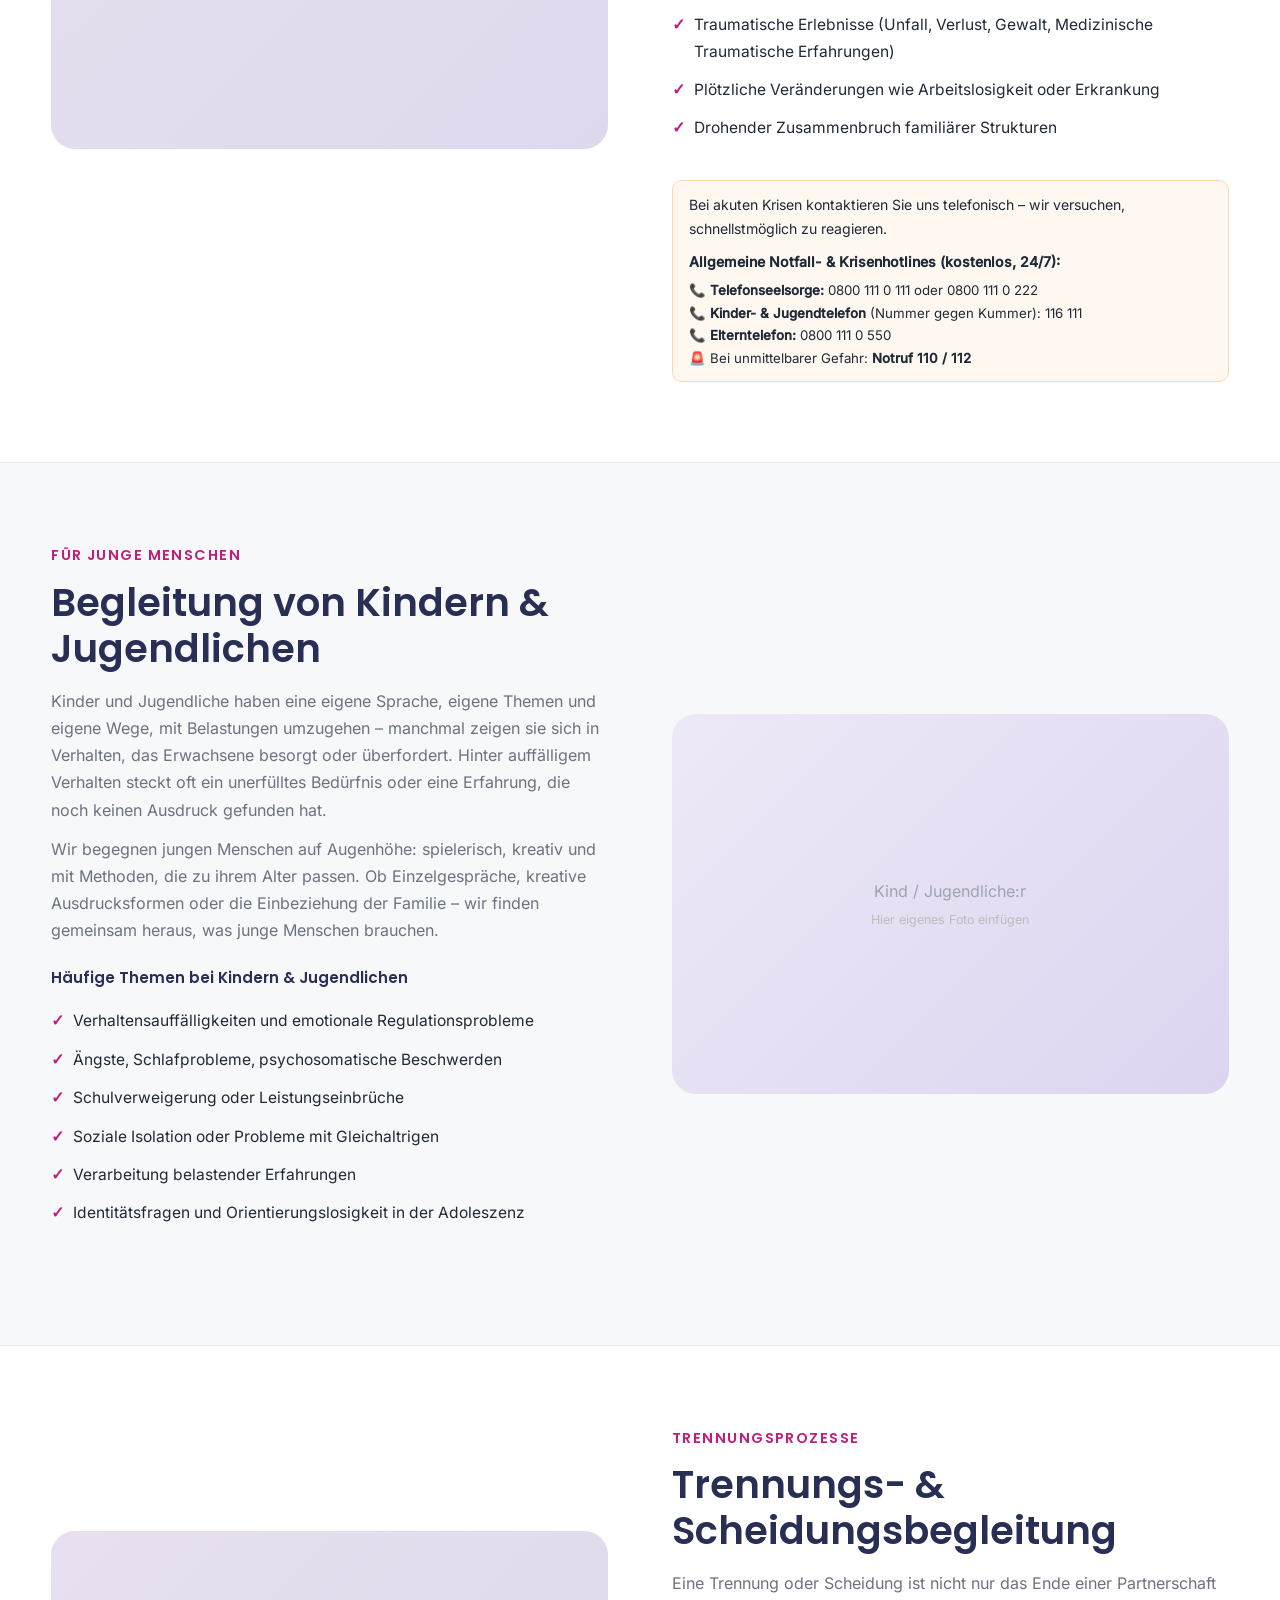
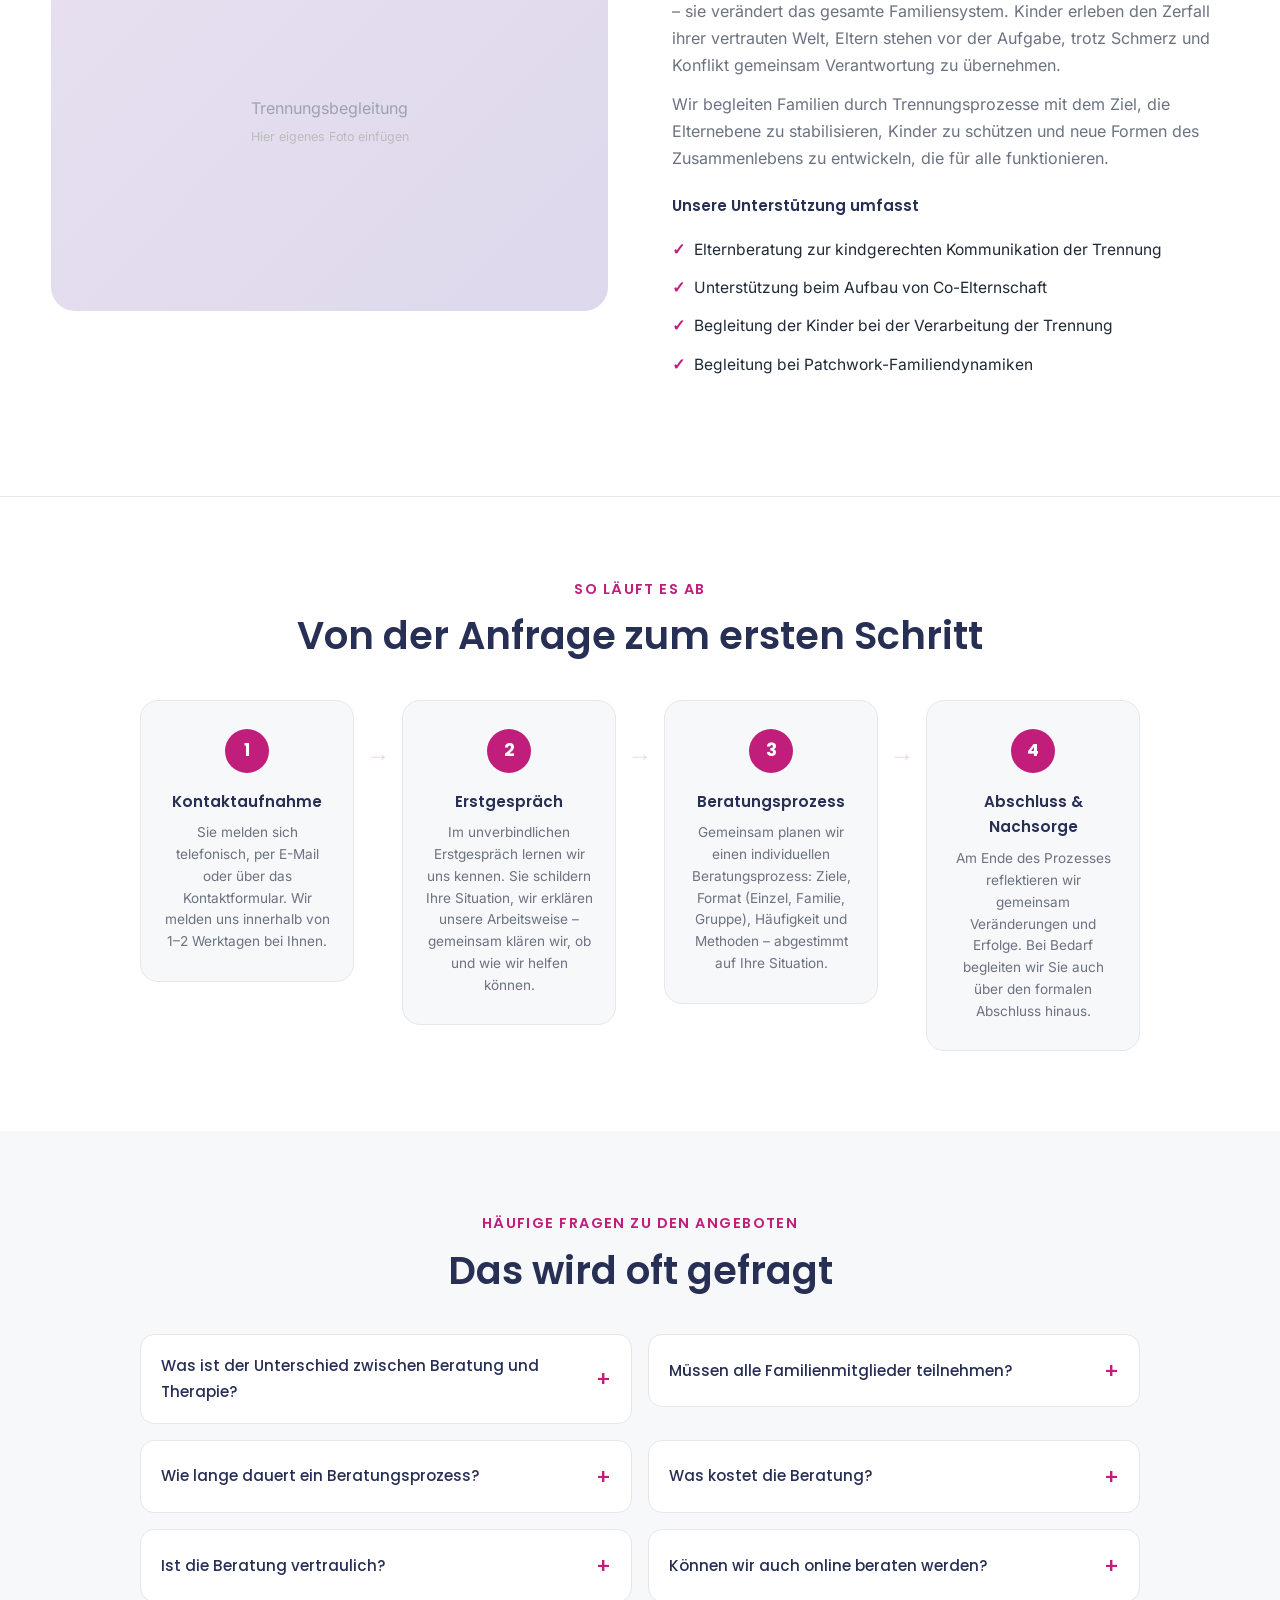
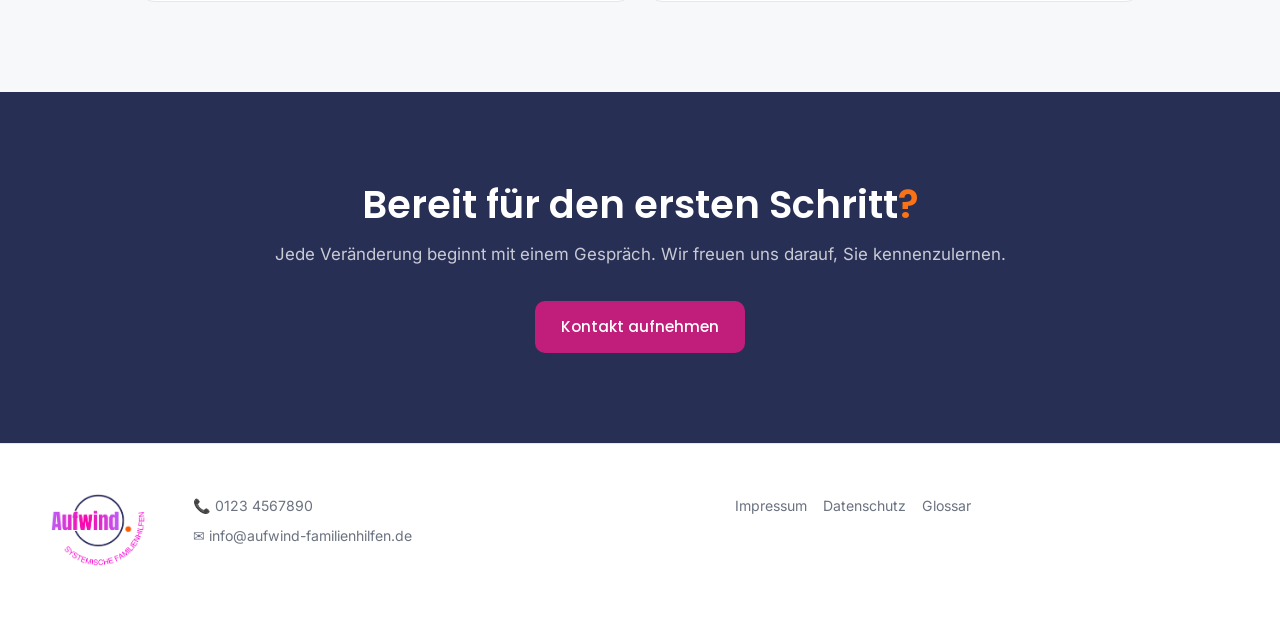
<file: familien.html>
<!DOCTYPE html>
<html lang="de">
<head>
<meta charset="UTF-8">
  <meta http-equiv="X-Frame-Options" content="DENY">
  <meta http-equiv="Content-Security-Policy" content="default-src 'self'; style-src 'self' 'unsafe-inline'; font-src 'self'; img-src 'self' data:; script-src 'self' 'unsafe-inline' https://api.web3forms.com; connect-src 'self' https://api.web3forms.com; frame-ancestors 'none'; base-uri 'self';">
  <meta name="referrer" content="strict-origin-when-cross-origin">
  <meta http-equiv="Permissions-Policy" content="camera=(), microphone=(), geolocation=()">
  <meta name="viewport" content="width=device-width, initial-scale=1.0">
<title>Für Familien – Systemische Familienberatung | Aufwind</title>
<meta name="description" content="Systemische Familienberatung, Erziehungsberatung, Krisenbegleitung und bindungsorientierte Unterstützung für Familien, Kinder und Jugendliche. Professionell, alltagsnah und vertraulich.">
<link rel="icon" type="image/png" sizes="32x32" href="logo_kurz.png">
<link rel="icon" type="image/png" sizes="16x16" href="logo_kurz.png">
<link rel="apple-touch-icon" href="logo_kurz.png">
<link rel="stylesheet" href="style.css">
</head>
<body>
  <a class="skip-link" href="#main-content">Zum Hauptinhalt springen</a>

<!-- HEADER / NAV -->
<header class="header">
  <div class="container nav-inner">
    <div class="logo">
      <a href="index.html">
        <img src="logo_kurz.png" alt="Aufwind – Systemische Familienhilfen" class="logo-img">
      </a>
    </div>
    <nav class="main-nav" id="main-nav">
      <a href="familien.html" class="nav-active">Für Familien</a>
      <a href="jugendaemter.html">Für Jugendämter</a>
      <a href="ueber-uns.html">Über uns</a>
      <a href="faqs.html">FAQs</a>
      <a href="kontakt.html">Kontakt</a>
    </nav>
    <a href="kontakt.html" class="btn btn-orange nav-cta">Termin anfragen</a>
    <button class="burger" aria-label="Menü öffnen" aria-expanded="false" aria-controls="main-nav">
      <span></span><span></span><span></span>
    </button>
  </div>
</header>

<main id="main-content">

<!-- PAGE HERO -->
<section class="page-hero angebote-hero">
  <div class="container angebote-hero-layout">
    <div class="angebote-hero-text">
      <p class="eyebrow">ANGEBOTE FÜR FAMILIEN</p>
      <h1 class="page-hero-h1">Professionelle Unterstützung.<br>Für Ihr Familiensystem<span class="h1-orange-dot">.</span></h1>
      <p class="hero-sub">
        Systemische Familienberatung begleitet Familien dabei, neue Handlungsspielräume zu entdecken, Beziehungen zu stärken und gemeinsam Lösungen zu entwickeln – respektvoll, alltagsnah und an Ihren Ressourcen orientiert.
      </p>
      <div class="hero-buttons">
        <a href="kontakt.html" class="btn btn-magenta">Termin anfragen</a>
        <a href="#leistungen" class="btn btn-outline-magenta">Alle Leistungen</a>
      </div>
    </div>
    <div class="angebote-hero-img">
      <div class="angebote-img-placeholder">
        <p>Beratungsbild</p>
        <small>Hier eigenes Foto einfügen</small>
      </div>
    </div>
  </div>
</section>

<!-- ZIELGRUPPEN -->
<section class="section-zielgruppen">
  <div class="container">
    <p class="section-eyebrow center-text">FÜR WEN?</p>
    <h2 class="center-text zielgruppen-heading">Unsere Angebote richten sich an</h2>
    <div class="zielgruppen-grid">
      <div class="zielgruppe-card">
        <div class="zielgruppe-icon">
          <svg aria-hidden="true" width="28" height="28" fill="none" stroke="currentColor" stroke-width="1.8" viewBox="0 0 24 24"><path d="M17 21v-2a4 4 0 00-4-4H5a4 4 0 00-4 4v2"/><circle cx="9" cy="7" r="4"/><path d="M23 21v-2a4 4 0 00-3-3.87"/><path d="M16 3.13a4 4 0 010 7.75"/></svg>
        </div>
        <h3>Familien</h3>
        <p>Familien in allen Konstellationen – ob Kernfamilie, Alleinerziehend, Patchwork oder Regenbogenfamilie. Jede Familie ist willkommen.</p>
      </div>
      <div class="zielgruppe-card">
        <div class="zielgruppe-icon">
          <svg aria-hidden="true" width="28" height="28" fill="none" stroke="currentColor" stroke-width="1.8" viewBox="0 0 24 24"><circle cx="12" cy="8" r="4"/><path d="M4 20c0-4 3.6-7 8-7s8 3 8 7"/></svg>
        </div>
        <h3>Eltern</h3>
        <p>Mütter und Väter, die Orientierung im Erziehungsalltag suchen, ihre Beziehung zu ihren Kindern stärken oder sich in schwierigen Phasen begleiten lassen möchten.</p>
      </div>
      <div class="zielgruppe-card">
        <div class="zielgruppe-icon">
          <svg aria-hidden="true" width="28" height="28" fill="none" stroke="currentColor" stroke-width="1.8" viewBox="0 0 24 24"><circle cx="12" cy="7" r="4"/><path d="M5.5 21a7 7 0 0113 0"/></svg>
        </div>
        <h3>Kinder &amp; Jugendliche</h3>
        <p>Junge Menschen zwischen 4 und 18 Jahren, die Unterstützung bei emotionalen, sozialen oder entwicklungsbezogenen Themen brauchen.</p>
      </div>
      <div class="zielgruppe-card">
        <div class="zielgruppe-icon">
          <svg aria-hidden="true" width="28" height="28" fill="none" stroke="currentColor" stroke-width="1.8" viewBox="0 0 24 24"><path d="M20.84 4.61a5.5 5.5 0 00-7.78 0L12 5.67l-1.06-1.06a5.5 5.5 0 00-7.78 7.78l1.06 1.06L12 21.23l7.78-7.78 1.06-1.06a5.5 5.5 0 000-7.78z"/></svg>
        </div>
        <h3>Paare &amp; Trennungspaare</h3>
        <p>Paare, die ihre Beziehung stärken möchten, sowie Eltern in Trennungsprozessen, die ihre Co-Elternschaft gestalten wollen.</p>
      </div>
    </div>
  </div>
</section>

<!-- LEISTUNGSÜBERSICHT -->
<section class="section-leistungen-grid" id="leistungen">
  <div class="container">
    <p class="section-eyebrow center-text">UNSERE LEISTUNGEN</p>
    <h2 class="center-text leistungen-heading">Was wir anbieten</h2>
    <div class="leistungen-overview-grid">

      <a href="#familienberatung" class="leistung-overview-card">
        <div class="leistung-overview-icon">
          <svg aria-hidden="true" width="26" height="26" fill="none" stroke="currentColor" stroke-width="1.8" viewBox="0 0 24 24"><path d="M17 21v-2a4 4 0 00-4-4H5a4 4 0 00-4 4v2"/><circle cx="9" cy="7" r="4"/><path d="M23 21v-2a4 4 0 00-3-3.87"/><path d="M16 3.13a4 4 0 010 7.75"/></svg>
        </div>
        <h3>Systemische Familienberatung</h3>
        <p>Begleitung des gesamten Familiensystems – gemeinsam neue Perspektiven entwickeln.</p>
        <span class="leistung-link">Mehr erfahren →</span>
      </a>

      <a href="#erziehungsberatung" class="leistung-overview-card">
        <div class="leistung-overview-icon">
          <svg aria-hidden="true" width="26" height="26" fill="none" stroke="currentColor" stroke-width="1.8" stroke-linecap="round" stroke-linejoin="round" viewBox="0 0 24 24"><path d="M21 15a2 2 0 01-2 2H7l-4 4V5a2 2 0 012-2h14a2 2 0 012 2z"/></svg>
        </div>
        <h3>Erziehungsberatung &amp; Elternbegleitung</h3>
        <p>Stärkung elterlicher Kompetenzen und Unterstützung im Erziehungsalltag.</p>
        <span class="leistung-link">Mehr erfahren →</span>
      </a>

      <a href="#krisenbegleitung" class="leistung-overview-card">
        <div class="leistung-overview-icon">
          <svg aria-hidden="true" width="26" height="26" fill="none" stroke="currentColor" stroke-width="1.8" viewBox="0 0 24 24"><path d="M12 22s8-4 8-10V5l-8-3-8 3v7c0 6 8 10 8 10z"/></svg>
        </div>
        <h3>Krisenbegleitung</h3>
        <p>Stabilisierende Begleitung in akuten Belastungssituationen und Krisen.</p>
        <span class="leistung-link">Mehr erfahren →</span>
      </a>

      <a href="#kinder-jugendliche" class="leistung-overview-card">
        <div class="leistung-overview-icon">
          <svg aria-hidden="true" width="26" height="26" fill="none" stroke="currentColor" stroke-width="1.8" viewBox="0 0 24 24"><circle cx="12" cy="8" r="4"/><path d="M4 20c0-4 3.6-7 8-7s8 3 8 7"/></svg>
        </div>
        <h3>Begleitung von Kindern &amp; Jugendlichen</h3>
        <p>Individuelle Unterstützung für junge Menschen in schwierigen Lebensphasen.</p>
        <span class="leistung-link">Mehr erfahren →</span>
      </a>

      <a href="#trennung" class="leistung-overview-card">
        <div class="leistung-overview-icon">
          <svg aria-hidden="true" width="26" height="26" fill="none" stroke="currentColor" stroke-width="1.8" viewBox="0 0 24 24"><path d="M20.84 4.61a5.5 5.5 0 00-7.78 0L12 5.67l-1.06-1.06a5.5 5.5 0 00-7.78 7.78l1.06 1.06L12 21.23l7.78-7.78 1.06-1.06a5.5 5.5 0 000-7.78z"/></svg>
        </div>
        <h3>Trennungs- &amp; Scheidungsbegleitung</h3>
        <p>Unterstützung für Familien in und nach Trennungsprozessen.</p>
        <span class="leistung-link">Mehr erfahren →</span>
      </a>

      <div class="leistung-overview-img-placeholder" aria-hidden="true">
        <svg width="32" height="32" fill="none" stroke="currentColor" stroke-width="1.4" viewBox="0 0 24 24" style="color:#c8cfe0;"><rect x="3" y="3" width="18" height="18" rx="3"/><circle cx="8.5" cy="8.5" r="1.5"/><polyline points="21 15 16 10 5 21"/></svg>
        <p>Hier eigenes Foto einfügen</p>
      </div>

    </div>
  </div>
</section>

<!-- WARUM SYSTEMISCHE BERATUNG -->
<section class="section-angebote-intro">
  <div class="container narrow-center">
    <p class="section-eyebrow center-text">WARUM SYSTEMISCHE BERATUNG?</p>
    <h2>Familien verstehen – Systeme verändern</h2>
    <p>
      Systemische Familienberatung betrachtet nicht einzelne Personen isoliert, sondern das gesamte Familiensystem: Beziehungen, Kommunikationsmuster, Rollen und Ressourcen. Dieser ganzheitliche Ansatz ermöglicht nachhaltige Veränderung – weil er dort ansetzt, wo Belastungen tatsächlich entstehen.
    </p>
    <p>
      Ob Erziehungsfragen, Konflikte im Familienalltag, belastende Lebensereignisse oder der Wunsch nach mehr Stabilität und Verbindung: Unsere Begleitung ist vertraulich, ressourcenorientiert und auf Ihre konkrete Lebenssituation abgestimmt.
    </p>
  </div>
</section>

<!-- LEISTUNG 1: SYSTEMISCHE FAMILIENBERATUNG -->
<section class="section-leistung-detail" id="familienberatung">
  <div class="container leistung-detail-layout">
    <div class="leistung-detail-img">
      <div class="leistung-img-placeholder">
        <p>Familiengespräch</p>
        <small>Hier eigenes Foto einfügen</small>
      </div>
    </div>
    <div class="leistung-detail-text">
      <p class="section-eyebrow">KERNANGEBOT</p>
      <h2>Systemische Familienberatung</h2>
      <p>
        Die systemische Familienberatung betrachtet Ihre Familie als Ganzes – mit all ihren Stärken, Beziehungen, Mustern und Möglichkeiten. Im Mittelpunkt steht nicht die Frage, wer „das Problem" ist, sondern: Wie hängt alles zusammen? Welche Muster wiederholen sich? Und was braucht die Familie, um sich weiterzuentwickeln?
      </p>
      <p>
        Im gemeinsamen Gespräch – mit einzelnen Familienmitgliedern oder der ganzen Familie – erarbeiten wir neue Sichtweisen, stärken die Kommunikation und entwickeln tragfähige Lösungen, die zu Ihrer konkreten Situation passen.
      </p>
      <h3 class="leistung-subtitle">Das erwartet Sie</h3>
      <ul class="check-list">
        <li>Wertschätzender Blick auf vorhandene Ressourcen und Stärken</li>
        <li>Klärung von Kommunikations- und Beziehungsmustern</li>
        <li>Gemeinsame Zielentwicklung – was soll sich verändern?</li>
        <li>Praktische Methoden: Familienbrett, Genogramm, zirkuläre Fragen</li>
        <li>Flexible Gesprächsformate: Einzel-, Paar- oder Familiengespräch</li>
      </ul>
    </div>
  </div>
</section>

<!-- LEISTUNG 2: ERZIEHUNGSBERATUNG -->
<section class="section-leistung-detail section-leistung-alt" id="erziehungsberatung">
  <div class="container leistung-detail-layout leistung-detail-reverse">
    <div class="leistung-detail-text">
      <p class="section-eyebrow">FÜR ELTERN</p>
      <h2>Erziehungsberatung &amp; Elternbegleitung</h2>
      <p>
        Eltern sein ist eine der anspruchsvollsten Aufgaben überhaupt – und trotzdem wachsen die meisten Menschen ohne systematische Vorbereitung darauf. Wenn der Erziehungsalltag herausfordernd wird, Grenzen nicht greifen, Konflikte sich häufen oder das Gefühl entsteht, nicht mehr weiterzukommen: Das ist kein Zeichen von Versagen, sondern der Moment, in dem professionelle Begleitung helfen kann.
      </p>
      <p>
        In der Erziehungsberatung schauen wir gemeinsam auf Ihre Situation – ohne Bewertung, mit konkreten Impulsen für den Alltag. Wir stärken Ihre elterlichen Kompetenzen, reflektieren Muster und entwickeln Strategien, die zu Ihrer Familie passen.
      </p>
      <h3 class="leistung-subtitle">Themen, mit denen Eltern zu uns kommen</h3>
      <ul class="check-list">
        <li>Grenzen setzen und konsequent begleiten</li>
        <li>Umgang mit Trotz, Aggression oder Rückzug</li>
        <li>Geschwisterkonflikte und Rivalitäten</li>
        <li>Schule, Leistungsdruck und Lernprobleme</li>
        <li>Übergänge: Kita-Start, Schulwechsel, Pubertät</li>
        <li>Erschöpfung und Überforderung im Elternalltag</li>
      </ul>
    </div>
    <div class="leistung-detail-img">
      <div class="leistung-img-placeholder">
        <p>Elterngespräch</p>
        <small>Hier eigenes Foto einfügen</small>
      </div>
    </div>
  </div>
</section>

<!-- LEISTUNG 3: KRISENBEGLEITUNG -->
<section class="section-leistung-detail" id="krisenbegleitung">
  <div class="container leistung-detail-layout">
    <div class="leistung-detail-img">
      <div class="leistung-img-placeholder">
        <p>Krisenbegleitung</p>
        <small>Hier eigenes Foto einfügen</small>
      </div>
    </div>
    <div class="leistung-detail-text">
      <p class="section-eyebrow">AKUTE UNTERSTÜTZUNG</p>
      <h2>Krisenbegleitung &amp; Krisenintervention</h2>
      <p>
        Krisen in Familien können sich langsam aufbauen oder plötzlich einbrechen – durch Konflikte, Verluste, Traumata oder akute Überforderung. In solchen Momenten braucht es schnelle, stabilisierende Unterstützung, die Sicherheit gibt und Handlungsräume öffnet.
      </p>
      <p>
        Wir begleiten Familien in akuten Belastungsphasen: strukturiert, traumasensibel und mit dem Ziel, Sicherheit und Stabilität wiederherzustellen. Dabei arbeiten wir eng mit anderen Fachstellen zusammen, wenn dies sinnvoll ist.
      </p>
      <h3 class="leistung-subtitle">Wann Krisenbegleitung sinnvoll ist</h3>
      <ul class="check-list">
        <li>Akute Eskalation von Familienkonflikten</li>
        <li>Traumatische Erlebnisse (Unfall, Verlust, Gewalt, Medizinische Traumatische Erfahrungen)</li>
        <li>Plötzliche Veränderungen wie Arbeitslosigkeit oder Erkrankung</li>
        <li>Drohender Zusammenbruch familiärer Strukturen</li>
      </ul>
      <div class="leistung-hinweis">
        <div>
          Bei akuten Krisen kontaktieren Sie uns telefonisch – wir versuchen, schnellstmöglich zu reagieren.<br>
          <strong style="display:block;margin-top:0.6rem;margin-bottom:0.3rem;">Allgemeine Notfall- &amp; Krisenhotlines (kostenlos, 24/7):</strong>
          <span style="display:block;font-size:0.83rem;">📞 <strong>Telefonseelsorge:</strong> <a href="tel:08001110111" style="color:inherit;">0800 111 0 111</a> oder <a href="tel:08001110222" style="color:inherit;">0800 111 0 222</a></span>
          <span style="display:block;font-size:0.83rem;">📞 <strong>Kinder- &amp; Jugendtelefon</strong> (Nummer gegen Kummer): <a href="tel:116111" style="color:inherit;">116 111</a></span>
          <span style="display:block;font-size:0.83rem;">📞 <strong>Elterntelefon:</strong> <a href="tel:08001110550" style="color:inherit;">0800 111 0 550</a></span>
          <span style="display:block;font-size:0.83rem;">🚨 Bei unmittelbarer Gefahr: <strong>Notruf 110 / 112</strong></span>
        </div>
      </div>
    </div>
  </div>
</section>

<!-- LEISTUNG 4: KINDER & JUGENDLICHE -->
<section class="section-leistung-detail section-leistung-alt" id="kinder-jugendliche">
  <div class="container leistung-detail-layout leistung-detail-reverse">
    <div class="leistung-detail-text">
      <p class="section-eyebrow">FÜR JUNGE MENSCHEN</p>
      <h2>Begleitung von Kindern &amp; Jugendlichen</h2>
      <p>
        Kinder und Jugendliche haben eine eigene Sprache, eigene Themen und eigene Wege, mit Belastungen umzugehen – manchmal zeigen sie sich in Verhalten, das Erwachsene besorgt oder überfordert. Hinter auffälligem Verhalten steckt oft ein unerfülltes Bedürfnis oder eine Erfahrung, die noch keinen Ausdruck gefunden hat.
      </p>
      <p>
        Wir begegnen jungen Menschen auf Augenhöhe: spielerisch, kreativ und mit Methoden, die zu ihrem Alter passen. Ob Einzelgespräche, kreative Ausdrucksformen oder die Einbeziehung der Familie – wir finden gemeinsam heraus, was junge Menschen brauchen.
      </p>
      <h3 class="leistung-subtitle">Häufige Themen bei Kindern &amp; Jugendlichen</h3>
      <ul class="check-list">
        <li>Verhaltensauffälligkeiten und emotionale Regulationsprobleme</li>
        <li>Ängste, Schlafprobleme, psychosomatische Beschwerden</li>
        <li>Schulverweigerung oder Leistungseinbrüche</li>
        <li>Soziale Isolation oder Probleme mit Gleichaltrigen</li>
        <li>Verarbeitung belastender Erfahrungen</li>
        <li>Identitätsfragen und Orientierungslosigkeit in der Adoleszenz</li>
      </ul>
    </div>
    <div class="leistung-detail-img">
      <div class="leistung-img-placeholder leistung-img-violet">
        <p>Kind / Jugendliche:r</p>
        <small>Hier eigenes Foto einfügen</small>
      </div>
    </div>
  </div>
</section>

<!-- LEISTUNG 5: TRENNUNG & SCHEIDUNG -->
<section class="section-leistung-detail" id="trennung">
  <div class="container leistung-detail-layout">
    <div class="leistung-detail-img">
      <div class="leistung-img-placeholder">
        <p>Trennungsbegleitung</p>
        <small>Hier eigenes Foto einfügen</small>
      </div>
    </div>
    <div class="leistung-detail-text">
      <p class="section-eyebrow">TRENNUNGSPROZESSE</p>
      <h2>Trennungs- &amp; Scheidungsbegleitung</h2>
      <p>
        Eine Trennung oder Scheidung ist nicht nur das Ende einer Partnerschaft – sie verändert das gesamte Familiensystem. Kinder erleben den Zerfall ihrer vertrauten Welt, Eltern stehen vor der Aufgabe, trotz Schmerz und Konflikt gemeinsam Verantwortung zu übernehmen.
      </p>
      <p>
        Wir begleiten Familien durch Trennungsprozesse mit dem Ziel, die Elternebene zu stabilisieren, Kinder zu schützen und neue Formen des Zusammenlebens zu entwickeln, die für alle funktionieren.
      </p>
      <h3 class="leistung-subtitle">Unsere Unterstützung umfasst</h3>
      <ul class="check-list">
        <li>Elternberatung zur kindgerechten Kommunikation der Trennung</li>
        <li>Unterstützung beim Aufbau von Co-Elternschaft</li>
        <li>Begleitung der Kinder bei der Verarbeitung der Trennung</li>
        <li>Begleitung bei Patchwork-Familiendynamiken</li>
      </ul>
    </div>
  </div>
</section>


<!-- ABLAUF -->
<section class="section-ablauf">
  <div class="container">
    <p class="section-eyebrow center-text">SO LÄUFT ES AB</p>
    <h2 class="center-text ablauf-heading">Von der Anfrage zum ersten Schritt</h2>
    <div class="ablauf-grid">
      <div class="ablauf-card">
        <div class="ablauf-nr">1</div>
        <h4>Kontaktaufnahme</h4>
        <p>Sie melden sich telefonisch, per E-Mail oder über das Kontaktformular. Wir melden uns innerhalb von 1–2 Werktagen bei Ihnen.</p>
      </div>
      <div class="ablauf-arrow">→</div>
      <div class="ablauf-card">
        <div class="ablauf-nr">2</div>
        <h4>Erstgespräch</h4>
        <p>Im unverbindlichen Erstgespräch lernen wir uns kennen. Sie schildern Ihre Situation, wir erklären unsere Arbeitsweise – gemeinsam klären wir, ob und wie wir helfen können.</p>
      </div>
      <div class="ablauf-arrow">→</div>
      <div class="ablauf-card">
        <div class="ablauf-nr">3</div>
        <h4>Beratungsprozess</h4>
        <p>Gemeinsam planen wir einen individuellen Beratungsprozess: Ziele, Format (Einzel, Familie, Gruppe), Häufigkeit und Methoden – abgestimmt auf Ihre Situation.</p>
      </div>
      <div class="ablauf-arrow">→</div>
      <div class="ablauf-card">
        <div class="ablauf-nr">4</div>
        <h4>Abschluss &amp; Nachsorge</h4>
        <p>Am Ende des Prozesses reflektieren wir gemeinsam Veränderungen und Erfolge. Bei Bedarf begleiten wir Sie auch über den formalen Abschluss hinaus.</p>
      </div>
    </div>
  </div>
</section>

<!-- FAQ ANGEBOTE -->
<section class="section-faq">
  <div class="container">
    <p class="section-eyebrow center-text">HÄUFIGE FRAGEN ZU DEN ANGEBOTEN</p>
    <h2 class="center-text faq-heading">Das wird oft gefragt</h2>
    <div class="faq-grid">

      <details class="faq-item">
        <summary>Was ist der Unterschied zwischen Beratung und Therapie?</summary>
        <p>Beratung zielt auf konkrete Themen, Situationen und Lösungsstrategien im Alltag ab. Psychotherapie behandelt klinische Störungsbilder und erfordert eine Approbation. Systemische Familienberatung bewegt sich an der Schnittstelle: Sie ist tiefgründig und lösungsorientiert, aber kein Ersatz für psychiatrische oder psychotherapeutische Behandlung. Wir bieten keine Heilbehandlung an.</p>
      </details>

      <details class="faq-item">
        <summary>Müssen alle Familienmitglieder teilnehmen?</summary>
        <p>Nein. Wir arbeiten flexibel – mit Einzelpersonen, Elternpaaren oder der ganzen Familie, je nach Thema und Situation. Oft beginnen wir mit Elterngesprächen und beziehen Kinder nach Absprache ein.</p>
      </details>

      <details class="faq-item">
        <summary>Wie lange dauert ein Beratungsprozess?</summary>
        <p>Das hängt stark vom Thema und Ihren Zielen ab. Manche Anliegen klären sich in 3–5 Gesprächen, andere begleiten wir über mehrere Monate. Wir legen gemeinsam fest, was passt – und überprüfen das regelmäßig.</p>
      </details>

      <details class="faq-item">
        <summary>Was kostet die Beratung?</summary>
        <p>Wir bieten drei Beratungspakete an, die sich nach Umfang und Intensität unterscheiden:</p>
        <div class="faq-pakete">
          <div class="faq-paket">
            <p class="faq-paket-name">Aufwind Start</p>
            <p class="faq-paket-preis">390 € <span>· ca. 4 Wochen</span></p>
            <p class="faq-paket-desc">2 Sitzungen à 90 Minuten – für erste Orientierung, Entlastung und konkrete Anliegen.</p>
          </div>
          <div class="faq-paket">
            <p class="faq-paket-name">Aufwind Entwicklung</p>
            <p class="faq-paket-preis">890 € <span>· ca. 10–12 Wochen</span></p>
            <p class="faq-paket-desc">Für nachhaltige Veränderung, Elternarbeit und die Bearbeitung wiederkehrender Familienthemen.</p>
          </div>
          <div class="faq-paket">
            <p class="faq-paket-name">Aufwind Intensiv</p>
            <p class="faq-paket-preis">1.590 € <span>· ca. 12 Wochen</span></p>
            <p class="faq-paket-desc">Für Familien mit erhöhtem Unterstützungsbedarf und intensiver Begleitung im Alltag.</p>
          </div>
        </div>
        <p>Einzeltermine sind ebenfalls möglich. Die genaue Empfehlung erfolgt nach einem kostenfreien Erstkontakt und richtet sich nach dem individuellen Bedarf Ihrer Familie.</p>
      </details>

      <details class="faq-item">
        <summary>Ist die Beratung vertraulich?</summary>
        <p>Ja – Vertraulichkeit ist eine Grundvoraussetzung für unsere Arbeit. Alles, was Sie uns mitteilen, bleibt bei uns. Ausnahmen gelten nur bei akuter Gefahr für Leib und Leben – darüber informieren wir Sie transparent im Erstgespräch.</p>
      </details>

      <details class="faq-item">
        <summary>Können wir auch online beraten werden?</summary>
        <p>Ja, auf Wunsch bieten wir Gespräche auch per Videokonferenz an. Gerade für berufstätige Eltern oder Familien mit weiterem Anfahrtsweg kann das eine praktische Alternative sein.</p>
      </details>

    </div>
  </div>
</section>

<!-- CTA -->
<section class="section-cta section-cta-navy">
  <div class="container narrow-center">
    <h2 class="cta-navy-heading">Bereit für den ersten Schritt<span style="color:var(--orange);">?</span></h2>
    <p class="cta-navy-sub">Jede Veränderung beginnt mit einem Gespräch. Wir freuen uns darauf, Sie kennenzulernen.</p>
    <div class="cta-buttons">
      <a href="kontakt.html" class="btn btn-magenta">Kontakt aufnehmen</a>
    </div>
  </div>
</section>
</main>

<!-- FOOTER -->
<footer class="footer">
  <div class="container footer-inner">
    <div class="footer-brand">
      <div class="footer-logo">
        <img src="logo_aufwind.png" alt="Aufwind – Systemische Familienhilfen" class="footer-logo-img">
      </div>
    </div>    <div class="footer-contact">
      <p>📞 0123 4567890</p>
      <p>✉ info@aufwind-familienhilfen.de</p>
    </div>
    <div class="footer-links">
      <a href="impressum.html">Impressum</a>
      <a href="datenschutz.html">Datenschutz</a>
      <a href="glossar.html">Glossar</a>
    </div>
  </div>
</footer>

<!-- SCROLL TO TOP -->
<button class="scroll-top" id="scrollTop" aria-label="Nach oben" title="Nach oben">
  <svg aria-hidden="true" width="20" height="20" fill="none" stroke="currentColor" stroke-width="2.2" viewBox="0 0 24 24"><polyline points="18 15 12 9 6 15"/></svg>
</button>

<script>
  const burger = document.querySelector('.burger');
  const nav = document.querySelector('.main-nav');
  burger.addEventListener('click', () => {
    const isOpen = nav.classList.toggle('nav-open');
    burger.classList.toggle('burger-open');
    burger.setAttribute('aria-expanded', isOpen);
  });

  const scrollBtn = document.getElementById('scrollTop');
  window.addEventListener('scroll', () => {
    scrollBtn.classList.toggle('scroll-top-visible', window.scrollY > 300);
  });
  scrollBtn.addEventListener('click', () => {
    window.scrollTo({ top: 0, behavior: 'smooth' });
  });
</script>

</body>
</html>
</file>
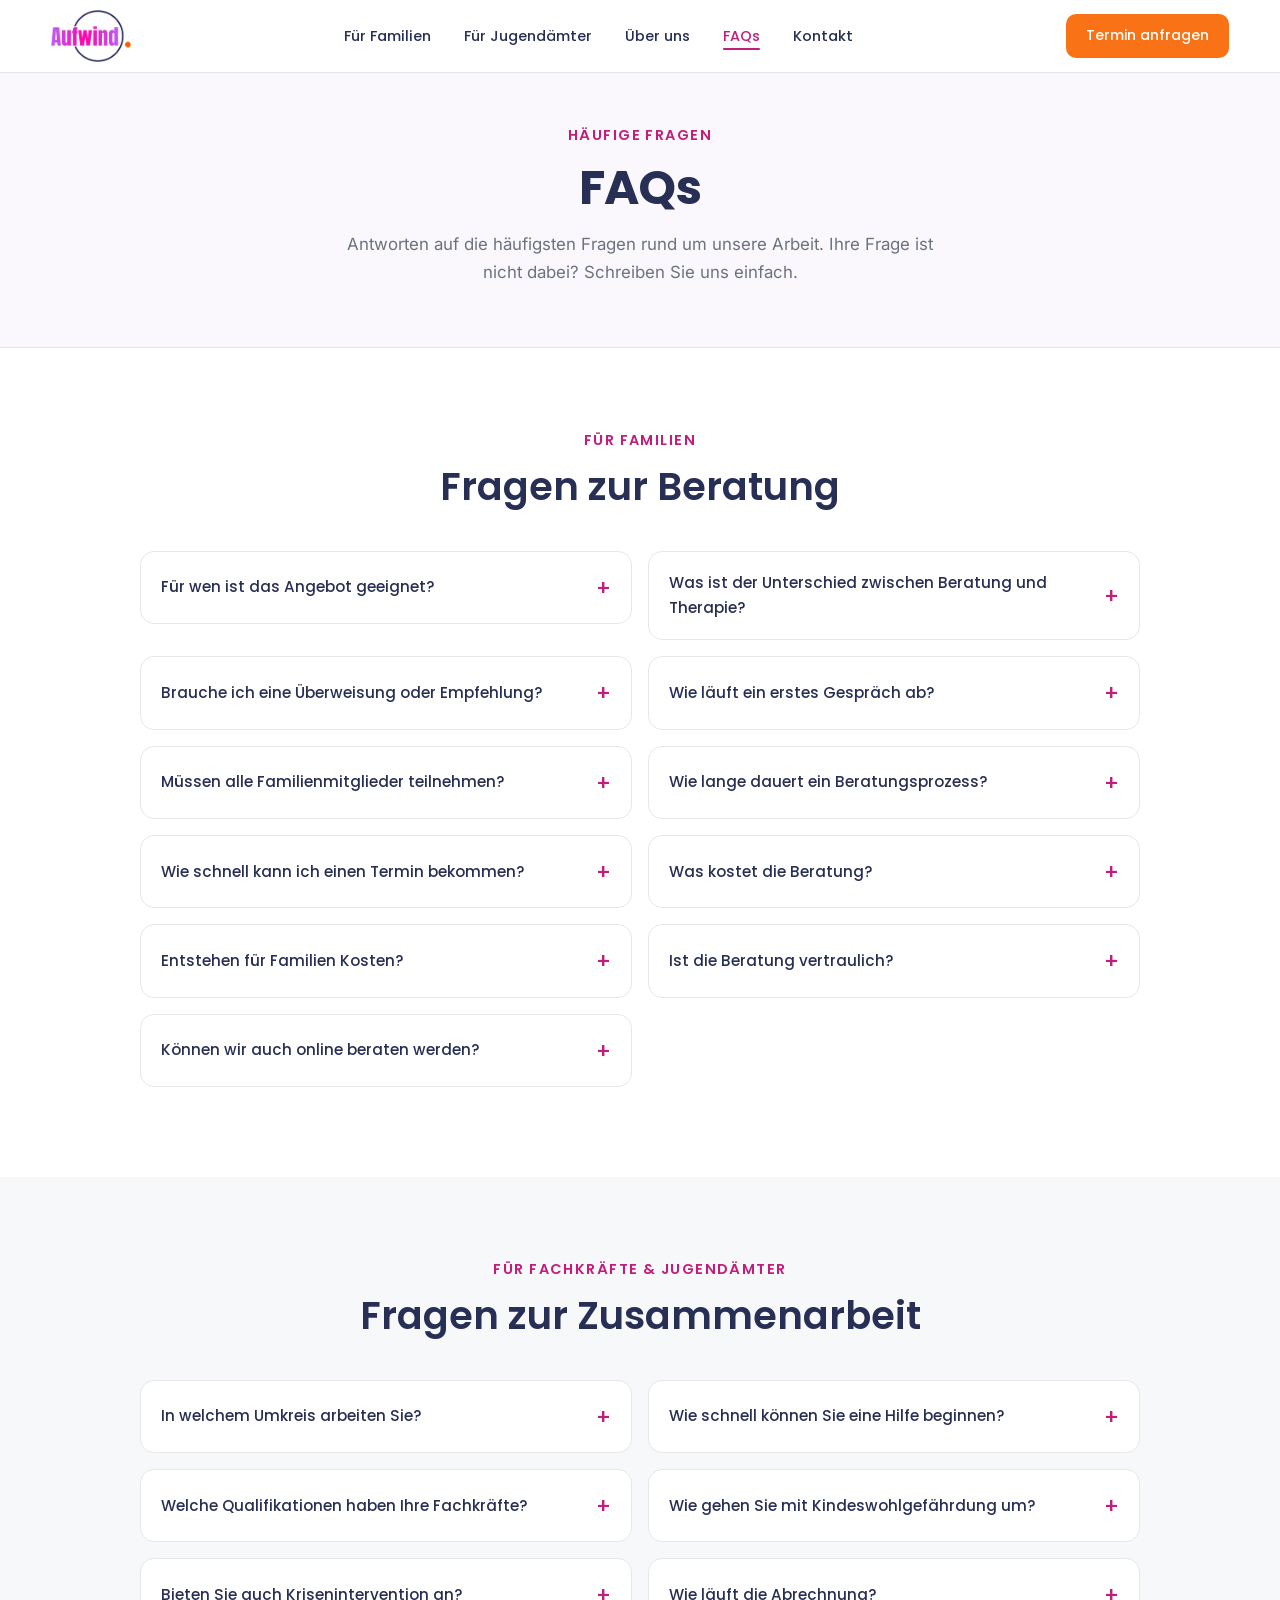
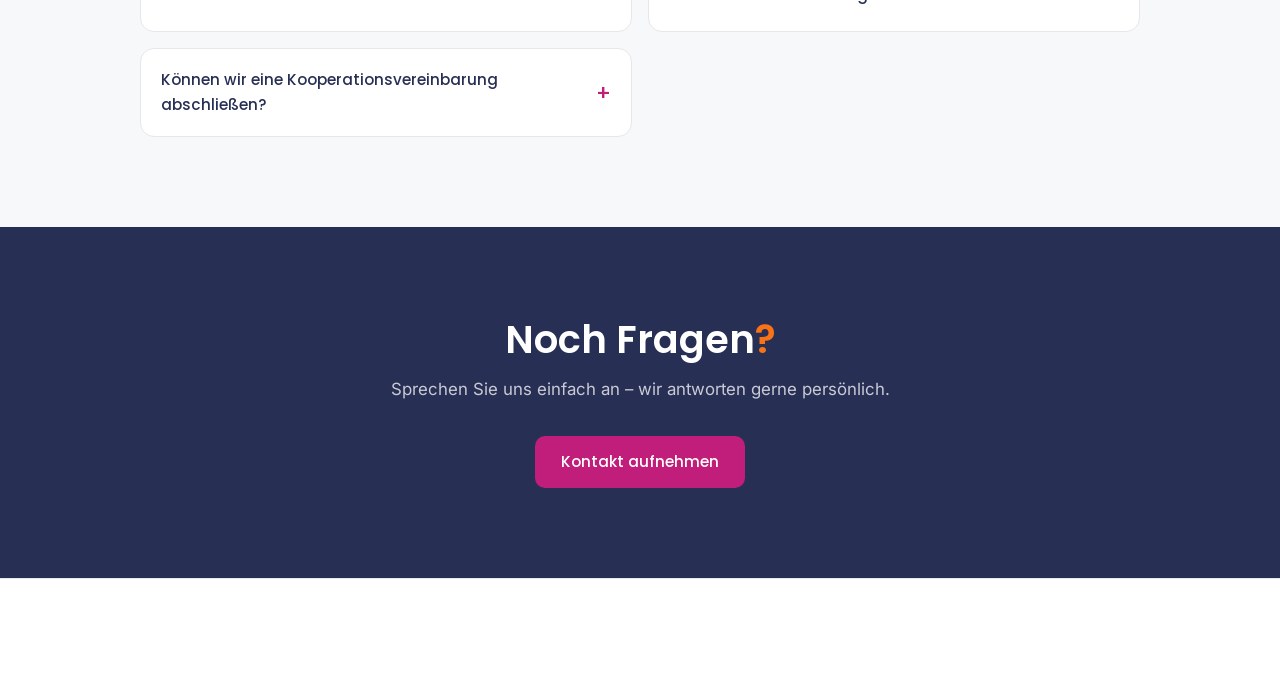
<file: faqs.html>
<!DOCTYPE html>
<html lang="de">
<head>
<meta charset="UTF-8">
  <meta http-equiv="X-Frame-Options" content="DENY">
  <meta http-equiv="Content-Security-Policy" content="default-src 'self'; style-src 'self' 'unsafe-inline'; font-src 'self'; img-src 'self' data:; script-src 'self' 'unsafe-inline' https://api.web3forms.com; connect-src 'self' https://api.web3forms.com; frame-ancestors 'none'; base-uri 'self';">
  <meta name="referrer" content="strict-origin-when-cross-origin">
  <meta http-equiv="Permissions-Policy" content="camera=(), microphone=(), geolocation=()">
  <meta name="viewport" content="width=device-width, initial-scale=1.0">
<title>FAQs – Häufige Fragen | Aufwind Systemische Familienhilfen</title>
<meta name="description" content="Häufig gestellte Fragen zur systemischen Familienberatung bei Aufwind – zu Ablauf, Kosten, Zugang und mehr.">
<link rel="icon" type="image/png" sizes="32x32" href="logo_kurz.png">
<link rel="icon" type="image/png" sizes="16x16" href="logo_kurz.png">
<link rel="apple-touch-icon" href="logo_kurz.png">
<link rel="stylesheet" href="style.css">
</head>
<body>
  <a class="skip-link" href="#main-content">Zum Hauptinhalt springen</a>

<!-- HEADER / NAV -->
<header class="header">
  <div class="container nav-inner">
    <div class="logo">
      <a href="index.html">
        <img src="logo_kurz.png" alt="Aufwind – Systemische Familienhilfen" class="logo-img">
      </a>
    </div>
    <nav class="main-nav" id="main-nav">
      <a href="familien.html">Für Familien</a>
      <a href="jugendaemter.html">Für Jugendämter</a>
      <a href="ueber-uns.html">Über uns</a>
      <a href="faqs.html" class="nav-active">FAQs</a>
      <a href="kontakt.html">Kontakt</a>
    </nav>
    <a href="kontakt.html" class="btn btn-orange nav-cta">Termin anfragen</a>
    <button class="burger" aria-label="Menü öffnen" aria-expanded="false" aria-controls="main-nav">
      <span></span><span></span><span></span>
    </button>
  </div>
</header>

<main id="main-content">

<!-- PAGE HERO -->
<section class="page-hero page-hero-compact">
  <div class="container narrow-center">
    <p class="eyebrow">HÄUFIGE FRAGEN</p>
    <h1 class="page-hero-h1">FAQs</h1>
    <p class="page-hero-sub">Antworten auf die häufigsten Fragen rund um unsere Arbeit. Ihre Frage ist nicht dabei? Schreiben Sie uns einfach.</p>
  </div>
</section>

<!-- FAQ: FÜR FAMILIEN -->
<section class="section-faq" style="background:#fff;">
  <div class="container">
    <p class="section-eyebrow center-text">FÜR FAMILIEN</p>
    <h2 class="center-text faq-heading">Fragen zur Beratung</h2>
    <div class="faq-grid">

      <details class="faq-item">
        <summary>Für wen ist das Angebot geeignet?</summary>
        <p>Unsere Angebote richten sich an Familien, Kinder und Jugendliche in belastenden Lebenssituationen sowie an Jugendämter und Institutionen, die professionelle Unterstützung im Rahmen der Hilfen zur Erziehung suchen.</p>
      </details>

      <details class="faq-item">
        <summary>Was ist der Unterschied zwischen Beratung und Therapie?</summary>
        <p>Beratung zielt auf konkrete Themen, Situationen und Lösungsstrategien im Alltag ab. Psychotherapie behandelt klinische Störungsbilder und erfordert eine Approbation. Systemische Familienberatung bewegt sich an der Schnittstelle: Sie ist tiefgründig und lösungsorientiert, aber kein Ersatz für psychiatrische oder psychotherapeutische Behandlung. Wir bieten keine Heilbehandlung an.</p>
      </details>

      <details class="faq-item">
        <summary>Brauche ich eine Überweisung oder Empfehlung?</summary>
        <p>Nein. Sie können uns direkt kontaktieren – ganz ohne Überweisung oder formelle Empfehlung. Ein erstes, unverbindliches Gespräch genügt, um zu klären, ob wir die richtigen Ansprechpartner:innen für Ihre Situation sind.</p>
      </details>

      <details class="faq-item">
        <summary>Wie läuft ein erstes Gespräch ab?</summary>
        <p>Das Erstgespräch dient dem gegenseitigen Kennenlernen und dem Verstehen Ihrer Situation. Es ist unverbindlich, vertraulich und findet in einem geschützten Rahmen statt – entweder bei uns, bei Ihnen zu Hause oder online.</p>
      </details>

      <details class="faq-item">
        <summary>Müssen alle Familienmitglieder teilnehmen?</summary>
        <p>Nein. Wir arbeiten flexibel – mit Einzelpersonen, Elternpaaren oder der ganzen Familie, je nach Thema und Situation. Oft beginnen wir mit Elterngesprächen und beziehen Kinder nach Absprache ein.</p>
      </details>

      <details class="faq-item">
        <summary>Wie lange dauert ein Beratungsprozess?</summary>
        <p>Das hängt stark vom Thema und Ihren Zielen ab. Manche Anliegen klären sich in 3–5 Gesprächen, andere begleiten wir über mehrere Monate. Wir legen gemeinsam fest, was passt – und überprüfen das regelmäßig.</p>
      </details>

      <details class="faq-item">
        <summary>Wie schnell kann ich einen Termin bekommen?</summary>
        <p>Wir bemühen uns, zeitnah auf Ihre Anfrage zu reagieren. In der Regel melden wir uns innerhalb von 1–2 Werktagen bei Ihnen, um einen ersten Gesprächstermin zu vereinbaren.</p>
      </details>

      <details class="faq-item">
        <summary>Was kostet die Beratung?</summary>
        <p>Wir bieten drei Beratungspakete an, die sich nach Umfang und Intensität unterscheiden:</p>
        <div class="faq-pakete">
          <div class="faq-paket">
            <p class="faq-paket-name">Aufwind Start</p>
            <p class="faq-paket-preis">390 € <span>· ca. 4 Wochen</span></p>
            <p class="faq-paket-desc">2 Sitzungen à 90 Minuten – für erste Orientierung, Entlastung und konkrete Anliegen.</p>
          </div>
          <div class="faq-paket">
            <p class="faq-paket-name">Aufwind Entwicklung</p>
            <p class="faq-paket-preis">890 € <span>· ca. 10–12 Wochen</span></p>
            <p class="faq-paket-desc">Für nachhaltige Veränderung, Elternarbeit und die Bearbeitung wiederkehrender Familienthemen.</p>
          </div>
          <div class="faq-paket">
            <p class="faq-paket-name">Aufwind Intensiv</p>
            <p class="faq-paket-preis">1.590 € <span>· ca. 12 Wochen</span></p>
            <p class="faq-paket-desc">Für Familien mit erhöhtem Unterstützungsbedarf und intensiver Begleitung im Alltag.</p>
          </div>
        </div>
        <p>Einzeltermine sind ebenfalls möglich. Die genaue Empfehlung erfolgt nach einem kostenfreien Erstkontakt und richtet sich nach dem individuellen Bedarf Ihrer Familie.</p>
      </details>

      <details class="faq-item">
        <summary>Entstehen für Familien Kosten?</summary>
        <p>Das hängt von der Art der Unterstützung ab. Ambulante Hilfen zur Erziehung nach SGB VIII werden in der Regel vom Jugendamt finanziert. Sprechen Sie uns gerne an – wir klären gemeinsam, welche Möglichkeiten für Sie bestehen.</p>
      </details>

      <details class="faq-item">
        <summary>Ist die Beratung vertraulich?</summary>
        <p>Ja – Vertraulichkeit ist eine Grundvoraussetzung für unsere Arbeit. Alles, was Sie uns mitteilen, bleibt bei uns. Ausnahmen gelten nur bei akuter Gefahr für Leib und Leben – darüber informieren wir Sie transparent im Erstgespräch.</p>
      </details>

      <details class="faq-item">
        <summary>Können wir auch online beraten werden?</summary>
        <p>Ja, auf Wunsch bieten wir Gespräche auch per Videokonferenz an. Gerade für berufstätige Eltern oder Familien mit weiterem Anfahrtsweg kann das eine praktische Alternative sein.</p>
      </details>

    </div>
  </div>
</section>

<!-- FAQ: FACHKRAEFTE -->
<section class="section-faq">
  <div class="container">
    <p class="section-eyebrow center-text">FÜR FACHKRÄFTE &amp; JUGENDÄMTER</p>
    <h2 class="center-text faq-heading">Fragen zur Zusammenarbeit</h2>
    <div class="faq-grid">

      <details class="faq-item">
        <summary>In welchem Umkreis arbeiten Sie?</summary>
        <p>Wir sind primär im Raum Neustadt in Holstein + 30 km tätig. Bei Bedarf klären wir gerne im Einzelfall, ob eine Begleitung auch in angrenzenden Bereichen möglich ist. Sprechen Sie uns gerne direkt an.</p>
      </details>

      <details class="faq-item">
        <summary>Wie schnell können Sie eine Hilfe beginnen?</summary>
        <p>Das hängt von unseren aktuellen Kapazitäten ab. In der Regel können wir innerhalb von zwei bis vier Wochen nach Beauftragung mit der Hilfe beginnen. Bei Krisenlagen bemühen wir uns um schnellere Reaktion – bitte nehmen Sie direkt telefonisch Kontakt auf.</p>
      </details>

      <details class="faq-item">
        <summary>Welche Qualifikationen haben Ihre Fachkräfte?</summary>
        <p>Unsere Fachkräfte verfügen über anerkannte sozialpädagogische oder systemische Zusatzqualifikationen. Alle arbeiten unter regelmäßiger Supervision. Details teilen wir auf Anfrage gerne mit.</p>
      </details>

      <details class="faq-item">
        <summary>Wie gehen Sie mit Kindeswohlgefährdung um?</summary>
        <p>Wir haben ein klares Schutzkonzept und handeln nach § 8a SGB VIII.</p>
      </details>

      <details class="faq-item">
        <summary>Bieten Sie auch Krisenintervention an?</summary>
        <p>Ja. In akuten Krisen im Rahmen laufender Hilfen reagieren wir zeitnah. Für neue Fälle mit akutem Krisenbedarf sprechen Sie uns bitte direkt telefonisch an - wir klären gemeinsam, wie wir helfen können.</p>
      </details>

      <details class="faq-item">
        <summary>Wie läuft die Abrechnung?</summary>
        <p>Die Abrechnung erfolgt auf Grundlage der vereinbarten Fachleistungsstunden bzw. der Leistungsbeschreibung gemäß Hilfeplan. Wir sind an den Abrechnungsmodalitäten Ihres Jugendamts orientiert und stimmen Details im Vorfeld transparent ab.</p>
      </details>

      <details class="faq-item">
        <summary>Können wir eine Kooperationsvereinbarung abschließen?</summary>
        <p>Ja. Wir sind offen für schriftliche Kooperationsvereinbarungen mit Jugendämtern und anderen Trägern. Sprechen Sie uns an - wir stimmen Rahmen und Details gerne individuell ab.</p>
      </details>

    </div>
  </div>
</section>

<!-- CTA -->
<section class="section-cta section-cta-navy">
  <div class="container narrow-center">
    <h2 class="cta-navy-heading">Noch Fragen<span style="color:var(--orange);">?</span></h2>
    <p class="cta-navy-sub">Sprechen Sie uns einfach an – wir antworten gerne persönlich.</p>
    <div class="cta-buttons">
      <a href="kontakt.html" class="btn btn-magenta">Kontakt aufnehmen</a>
    </div>
  </div>
</section>

</main>

<!-- FOOTER -->
<footer class="footer">
  <div class="container footer-inner">
    <div class="foote
</file>
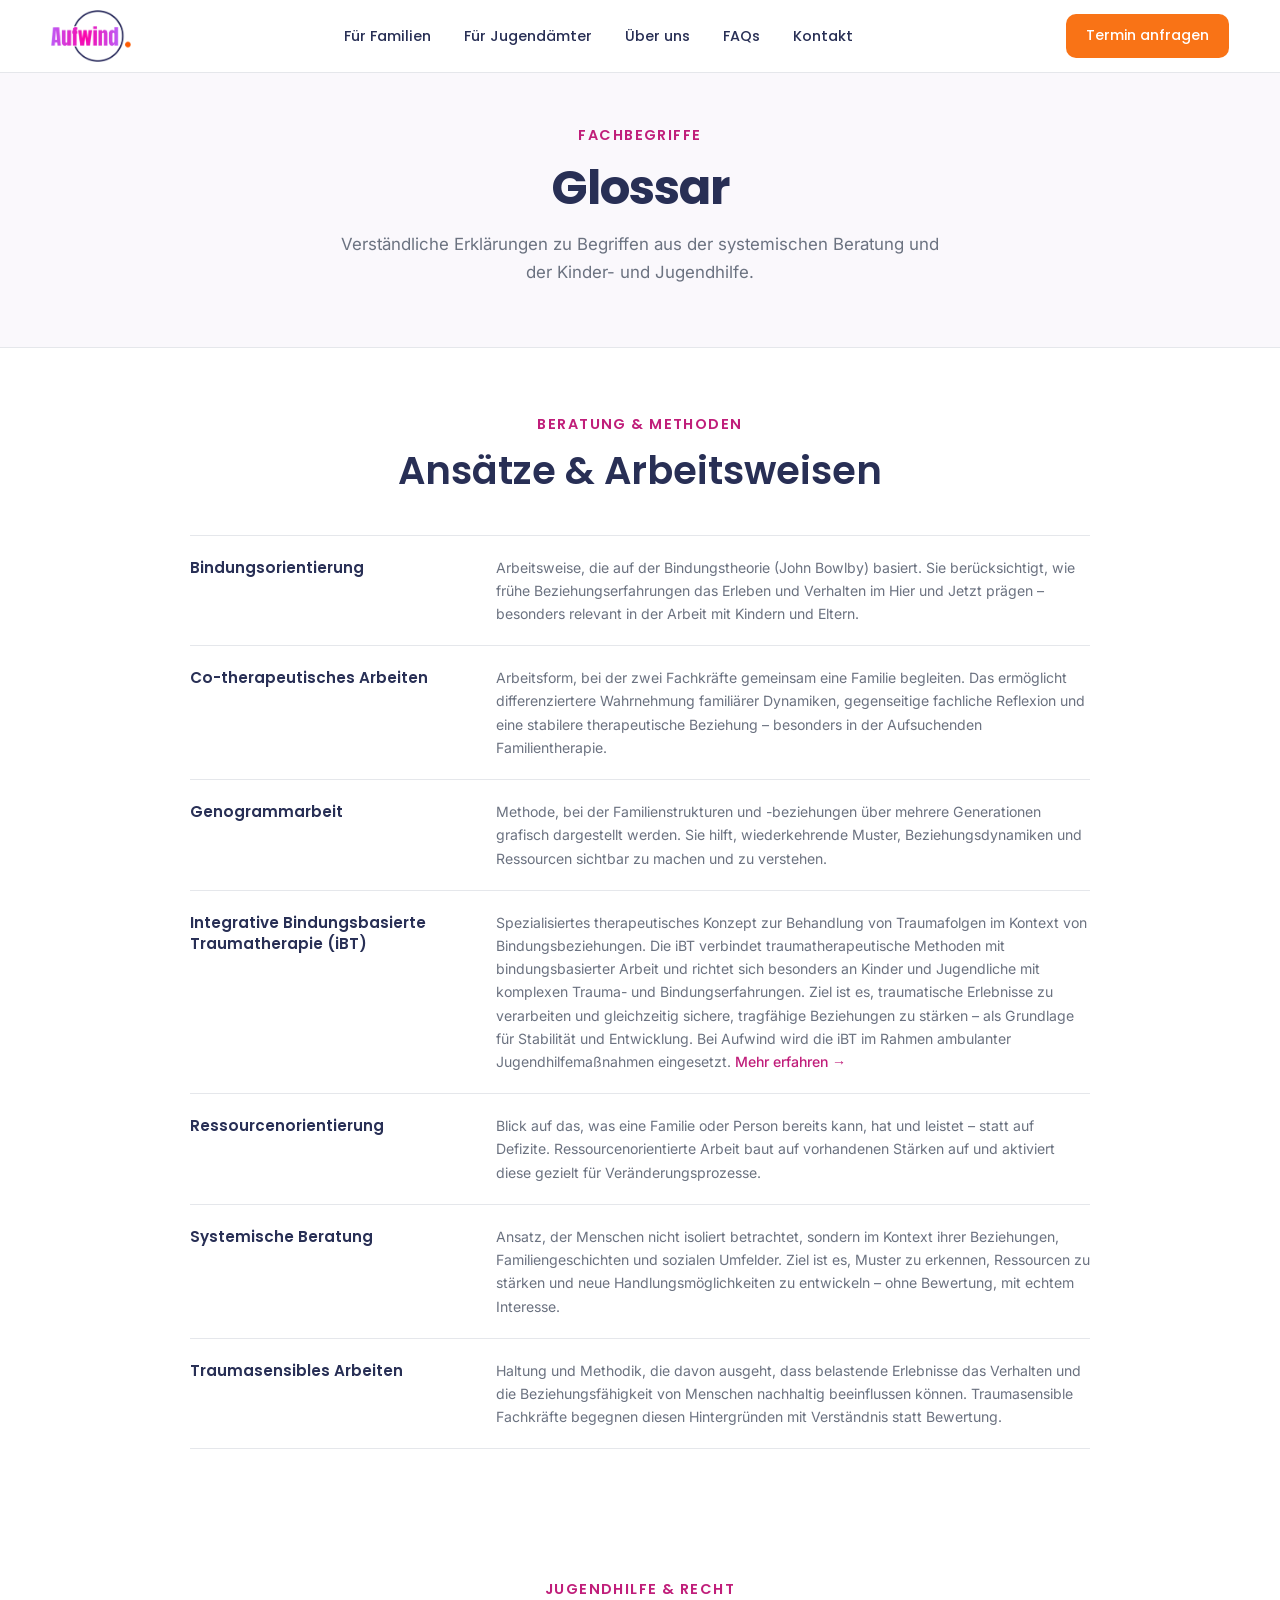
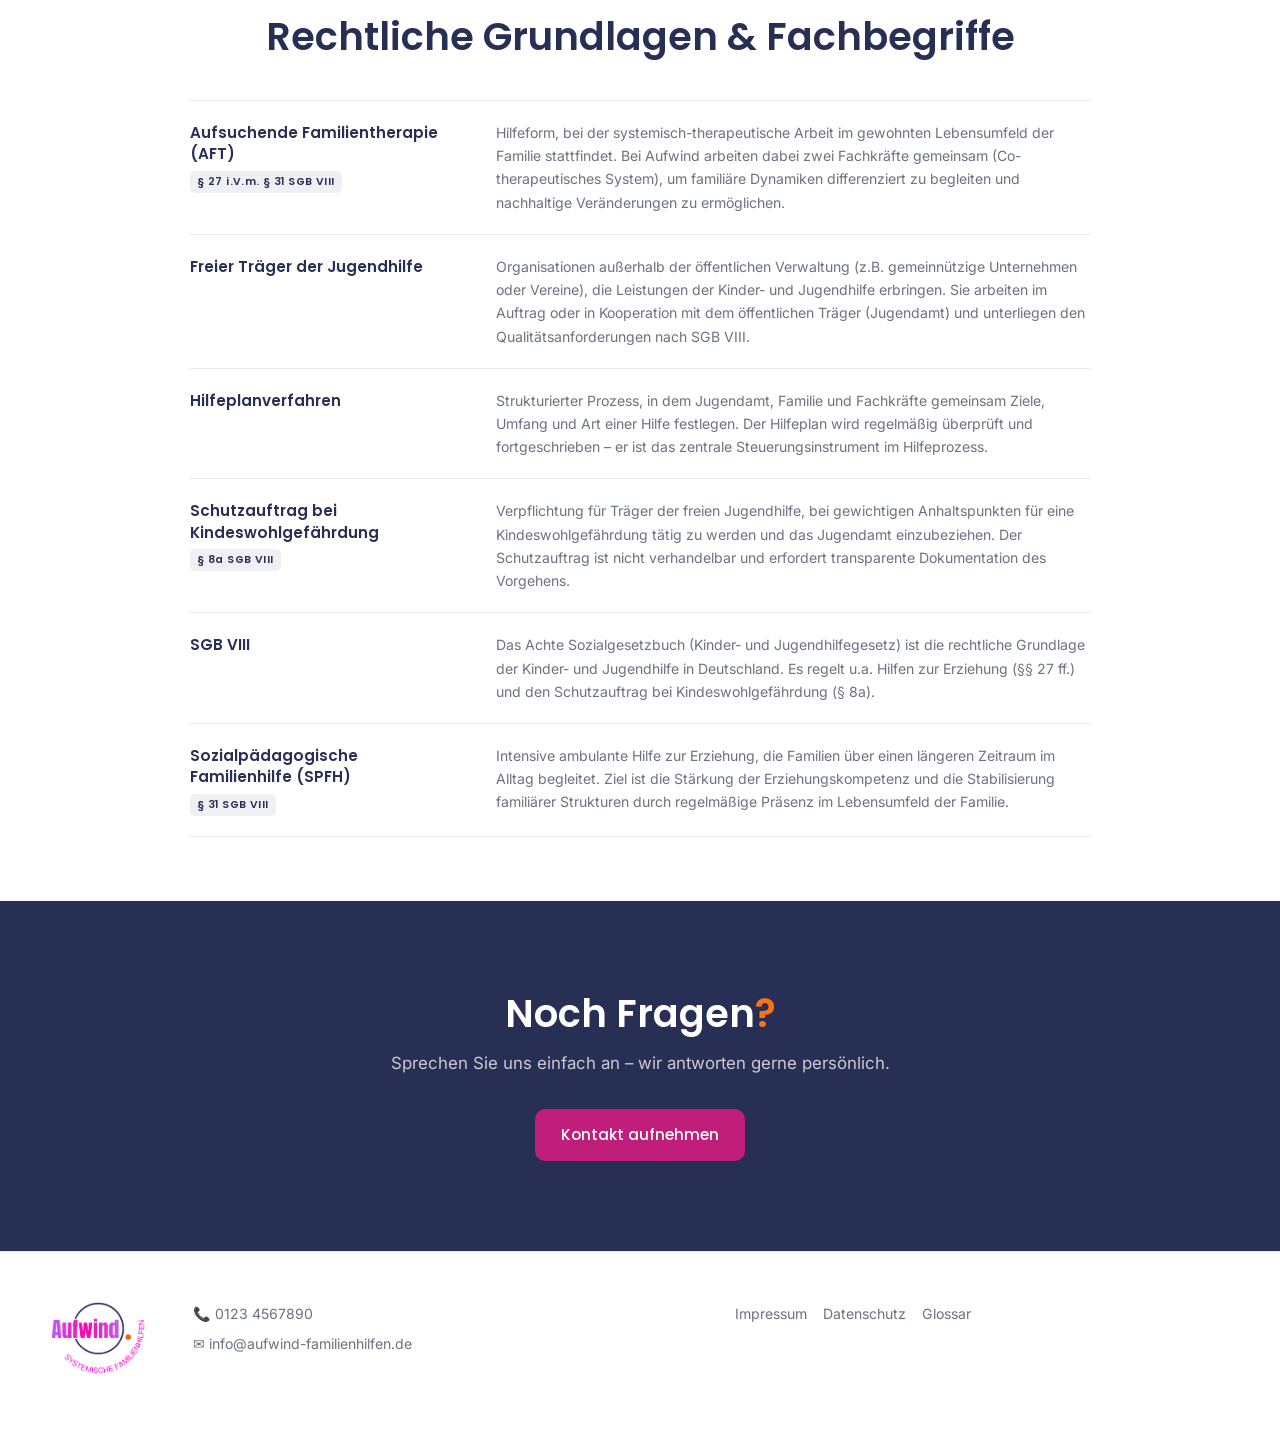
<file: glossar.html>
<!DOCTYPE html>
<html lang="de">
<head>
<meta charset="UTF-8">
  <meta http-equiv="X-Frame-Options" content="DENY">
  <meta http-equiv="Content-Security-Policy" content="default-src 'self'; style-src 'self' 'unsafe-inline'; font-src 'self'; img-src 'self' data:; script-src 'self' 'unsafe-inline' https://api.web3forms.com; connect-src 'self' https://api.web3forms.com; frame-ancestors 'none'; base-uri 'self';">
  <meta name="referrer" content="strict-origin-when-cross-origin">
  <meta http-equiv="Permissions-Policy" content="camera=(), microphone=(), geolocation=()">
  <meta name="viewport" content="width=device-width, initial-scale=1.0">
<title>Glossar – Fachbegriffe aus Beratung & Jugendhilfe | Aufwind</title>
<meta name="description" content="Verständliche Erklärungen zu Fachbegriffen aus der systemischen Beratung und der Kinder- und Jugendhilfe – von Bindungsorientierung bis § 8a SGB VIII.">
<link rel="icon" type="image/png" sizes="32x32" href="logo_kurz.png">
<link rel="icon" type="image/png" sizes="16x16" href="logo_kurz.png">
<link rel="apple-touch-icon" href="logo_kurz.png">
<link rel="stylesheet" href="style.css">
<style>
  .glossar-section { padding: 64px 0; }
  .glossar-list {
    max-width: 900px;
    margin: 40px auto 0;
  }
  .glossar-item {
    display: grid;
    grid-template-columns: 30% 1fr;
    gap: 0 36px;
    padding: 20px 0;
    border-bottom: 1px solid var(--gray-light);
    align-items: start;
  }
  .glossar-item:first-child { border-top: 1px solid var(--gray-light); }
  .glossar-term-row {
    display: flex;
    flex-direction: column;
    gap: 6px;
    padding-top: 1px;
  }
  .glossar-term {
    font-family: 'Poppins', sans-serif;
    font-size: 0.95rem;
    font-weight: 600;
    color: var(--navy);
    margin: 0;
    line-height: 1.4;
  }
  .glossar-badge {
    display: inline-block;
    font-family: 'Poppins', sans-serif;
    font-size: 0.67rem;
    font-weight: 600;
    letter-spacing: 0.04em;
    color: var(--navy);
    background: rgba(40,47,85,0.07);
    border-radius: 5px;
    padding: 2px 7px;
    white-space: nowrap;
    align-self: flex-start;
  }
  .glossar-def {
    font-size: 0.88rem;
    color: var(--text-light);
    line-height: 1.65;
    margin: 0;
    hyphens: auto;
    overflow-wrap: break-word;
  }
  .glossar-def a { color: var(--magenta); text-decoration: none; font-weight: 500; }
  .glossar-def a:hover { text-decoration: underline; }
  @media (max-width: 640px) {
    .glossar-item { grid-template-columns: 1fr; gap: 4px 0; }
  }
</style>
</head>
<body>
  <a class="skip-link" href="#main-content">Zum Hauptinhalt springen</a>

<!-- HEADER / NAV -->
<header class="header">
  <div class="container nav-inner">
    <div class="logo">
      <a href="index.html">
        <img src="logo_kurz.png" alt="Aufwind – Systemische Familienhilfen" class="logo-img">
      </a>
    </div>
    <nav class="main-nav" id="main-nav">
      <a href="familien.html">Für Familien</a>
      <a href="jugendaemter.html">Für Jugendämter</a>
      <a href="ueber-uns.html">Über uns</a>
      <a href="faqs.html">FAQs</a>
      <a href="kontakt.html">Kontakt</a>
    </nav>
    <a href="kontakt.html" class="btn btn-orange nav-cta">Termin anfragen</a>
    <button class="burger" aria-label="Menü öffnen" aria-expanded="false" aria-controls="main-nav">
      <span></span><span></span><span></span>
    </button>
  </div>
</header>

<main id="main-content">

<!-- PAGE HERO -->
<section class="page-hero page-hero-compact">
  <div class="container narrow-center">
    <p class="eyebrow">FACHBEGRIFFE</p>
    <h1 class="page-hero-h1">Glossar</h1>
    <p class="page-hero-sub">Verständliche Erklärungen zu Begriffen aus der systemischen Beratung und der Kinder- und Jugendhilfe.</p>
  </div>
</section>

<!-- BERATUNG & METHODEN -->
<section class="glossar-section" style="background:#fff;">
  <div class="container">
    <p class="section-eyebrow center-text">BERATUNG &amp; METHODEN</p>
    <h2 class="center-text faq-heading">Ansätze &amp; Arbeitsweisen</h2>
    <div class="glossar-list">

      <div class="glossar-item">
        <div class="glossar-term-row"><h3 class="glossar-term">Bindungsorientierung</h3></div>
        <p class="glossar-def">Arbeitsweise, die auf der Bindungstheorie (John Bowlby) basiert. Sie berücksichtigt, wie frühe Beziehungserfahrungen das Erleben und Verhalten im Hier und Jetzt prägen – besonders relevant in der Arbeit mit Kindern und Eltern.</p>
      </div>

      <div class="glossar-item">
        <div class="glossar-term-row"><h3 class="glossar-term">Co-therapeutisches Arbeiten</h3></div>
        <p class="glossar-def">Arbeitsform, bei der zwei Fachkräfte gemeinsam eine Familie begleiten. Das ermöglicht differenziertere Wahrnehmung familiärer Dynamiken, gegenseitige fachliche Reflexion und eine stabilere therapeutische Beziehung – besonders in der Aufsuchenden Familientherapie.</p>
      </div>

      <div class="glossar-item">
        <div class="glossar-term-row"><h3 class="glossar-term">Genogrammarbeit</h3></div>
        <p class="glossar-def">Methode, bei der Familienstrukturen und -beziehungen über mehrere Generationen grafisch dargestellt werden. Sie hilft, wiederkehrende Muster, Beziehungsdynamiken und Ressourcen sichtbar zu machen und zu verstehen.</p>
      </div>

      <div class="glossar-item">
        <div class="glossar-term-row"><h3 class="glossar-term">Integrative Bindungsbasierte Traumatherapie (iBT)</h3></div>
        <p class="glossar-def">Spezialisiertes therapeutisches Konzept zur Behandlung von Traumafolgen im Kontext von Bindungsbeziehungen. Die iBT verbindet traumatherapeutische Methoden mit bindungsbasierter Arbeit und richtet sich besonders an Kinder und Jugendliche mit komplexen Trauma- und Bindungserfahrungen. Ziel ist es, traumatische Erlebnisse zu verarbeiten und gleichzeitig sichere, tragfähige Beziehungen zu stärken – als Grundlage für Stabilität und Entwicklung. Bei Aufwind wird die iBT im Rahmen ambulanter Jugendhilfemaßnahmen eingesetzt. <a href="ibt.html">Mehr erfahren →</a></p>
      </div>

      <div class="glossar-item">
        <div class="glossar-term-row"><h3 class="glossar-term">Ressourcenorientierung</h3></div>
        <p class="glossar-def">Blick auf das, was eine Familie oder Person bereits kann, hat und leistet – statt auf Defizite. Ressourcenorientierte Arbeit baut auf vorhandenen Stärken auf und aktiviert diese gezielt für Veränderungsprozesse.</p>
      </div>

      <div class="glossar-item">
        <div class="glossar-term-row"><h3 class="glossar-term">Systemische Beratung</h3></div>
        <p class="glossar-def">Ansatz, der Menschen nicht isoliert betrachtet, sondern im Kontext ihrer Beziehungen, Familiengeschichten und sozialen Umfelder. Ziel ist es, Muster zu erkennen, Ressourcen zu stärken und neue Handlungsmöglichkeiten zu entwickeln – ohne Bewertung, mit echtem Interesse.</p>
      </div>

      <div class="glossar-item">
        <div class="glossar-term-row"><h3 class="glossar-term">Traumasensibles Arbeiten</h3></div>
        <p class="glossar-def">Haltung und Methodik, die davon ausgeht, dass belastende Erlebnisse das Verhalten und die Beziehungsfähigkeit von Menschen nachhaltig beeinflussen können. Traumasensible Fachkräfte begegnen diesen Hintergründen mit Verständnis statt Bewertung.</p>
      </div>

    </div>
  </div>
</section>

<!-- JUGENDHILFE & RECHT -->
<section class="glossar-section">
  <div class="container">
    <p class="section-eyebrow center-text">JUGENDHILFE &amp; RECHT</p>
    <h2 class="center-text faq-heading">Rechtliche Grundlagen &amp; Fachbegriffe</h2>
    <div class="glossar-list">

      <div class="glossar-item">
        <div class="glossar-term-row">
          <h3 class="glossar-term">Aufsuchende Familientherapie (AFT)</h3>
          <span class="glossar-badge">§ 27 i.V.m. § 31 SGB VIII</span>
        </div>
        <p class="glossar-def">Hilfeform, bei der systemisch-therapeutische Arbeit im gewohnten Lebensumfeld der Familie stattfindet. Bei Aufwind arbeiten dabei zwei Fachkräfte gemeinsam (Co-therapeutisches System), um familiäre Dynamiken differenziert zu begleiten und nachhaltige Veränderungen zu ermöglichen.</p>
      </div>

      <div class="glossar-item">
        <div class="glossar-term-row"><h3 class="glossar-term">Freier Träger der Jugendhilfe</h3></div>
        <p class="glossar-def">Organisationen außerhalb der öffentlichen Verwaltung (z.B. gemeinnützige Unternehmen oder Vereine), die Leistungen der Kinder- und Jugendhilfe erbringen. Sie arbeiten im Auftrag oder in Kooperation mit dem öffentlichen Träger (Jugendamt) und unterliegen den Qualitätsanforderungen nach SGB VIII.</p>
      </div>

      <div class="glossar-item">
        <div class="glossar-term-row"><h3 class="glossar-term">Hilfeplanverfahren</h3></div>
        <p class="glossar-def">Strukturierter Prozess, in dem Jugendamt, Familie und Fachkräfte gemeinsam Ziele, Umfang und Art einer Hilfe festlegen. Der Hilfeplan wird regelmäßig überprüft und fortgeschrieben – er ist das zentrale Steuerungsinstrument im Hilfeprozess.</p>
      </div>

      <div class="glossar-item">
        <div class="glossar-term-row">
          <h3 class="glossar-term">Schutzauftrag bei Kindeswohlgefährdung</h3>
          <span class="glossar-badge">§ 8a SGB VIII</span>
        </div>
        <p class="glossar-def">Verpflichtung für Träger der freien Jugendhilfe, bei gewichtigen Anhaltspunkten für eine Kindeswohlgefährdung tätig zu werden und das Jugendamt einzubeziehen. Der Schutzauftrag ist nicht verhandelbar und erfordert transparente Dokumentation des Vorgehens.</p>
      </div>

      <div class="glossar-item">
        <div class="glossar-term-row"><h3 class="glossar-term">SGB VIII</h3></div>
        <p class="glossar-def">Das Achte Sozialgesetzbuch (Kinder- und Jugendhilfegesetz) ist die rechtliche Grundlage der Kinder- und Jugendhilfe in Deutschland. Es regelt u.a. Hilfen zur Erziehung (§§ 27 ff.) und den Schutzauftrag bei Kindeswohlgefährdung (§ 8a).</p>
      </div>

      <div class="glossar-item">
        <div class="glossar-term-row">
          <h3 class="glossar-term">Sozialpädagogische Familienhilfe (SPFH)</h3>
          <span class="glossar-badge">§ 31 SGB VIII</span>
        </div>
        <p class="glossar-def">Intensive ambulante Hilfe zur Erziehung, die Familien über einen längeren Zeitraum im Alltag begleitet. Ziel ist die Stärkung der Erziehungskompetenz und die Stabilisierung familiärer Strukturen durch regelmäßige Präsenz im Lebensumfeld der Familie.</p>
      </div>

    </div>
  </div>
</section>

<!-- CTA -->
<section class="section-cta section-cta-navy">
  <div class="container narrow-center">
    <h2 class="cta-navy-heading">Noch Fragen<span style="color:var(--orange);">?</span></h2>
    <p class="cta-navy-sub">Sprechen Sie uns einfach an – wir antworten gerne persönlich.</p>
    <div class="cta-buttons">
      <a href="kontakt.html" class="btn btn-magenta">Kontakt aufnehmen</a>
    </div>
  </div>
</section>

</main>

<!-- FOOTER -->
<footer class="footer">
  <div class="container footer-inner">
    <div class="footer-brand">
      <div class="footer-logo">
        <img src="logo_aufwind.png" alt="Aufwind – Systemische Familienhilfen" class="footer-logo-img">
      </div>
    </div>    <div class="footer-contact">
      <p>📞 0123 4567890</p>
      <p>✉ info@aufwind-familienhilfen.de</p>
    </div>
    <div class="footer-links">
      <a href="impressum.html">Impressum</a>
      <a href="datenschutz.html">Datenschutz</a>
      <a href="glossar.html">Glossar</a>
    </div>
  </div>
</footer>

<!-- SCROLL TO TOP -->
<button class="scroll-top" id="scrollTop" aria-label="Nach oben" title="Nach oben">
  <svg aria-hidden="true" width="20" height="20" fill="none" stroke="currentColor" stroke-width="2.2" viewBox="0 0 24 24"><polyline points="18 15 12 9 6 15"/></svg>
</button>

<script>
  const burger = document.querySelector('.burger');
  const nav = document.querySelector('.main-nav');
  burger.addEventListener('click', () => {
    const isOpen = nav.classList.toggle('nav-open');
    burger.classList.toggle('burger-open');
    burger.setAttribute('aria-expanded', isOpen);
  });
  const scrollBtn = document.getElementById('scrollTop');
  window.addEventListener('scroll', () => {
    scrollBtn.class
</file>
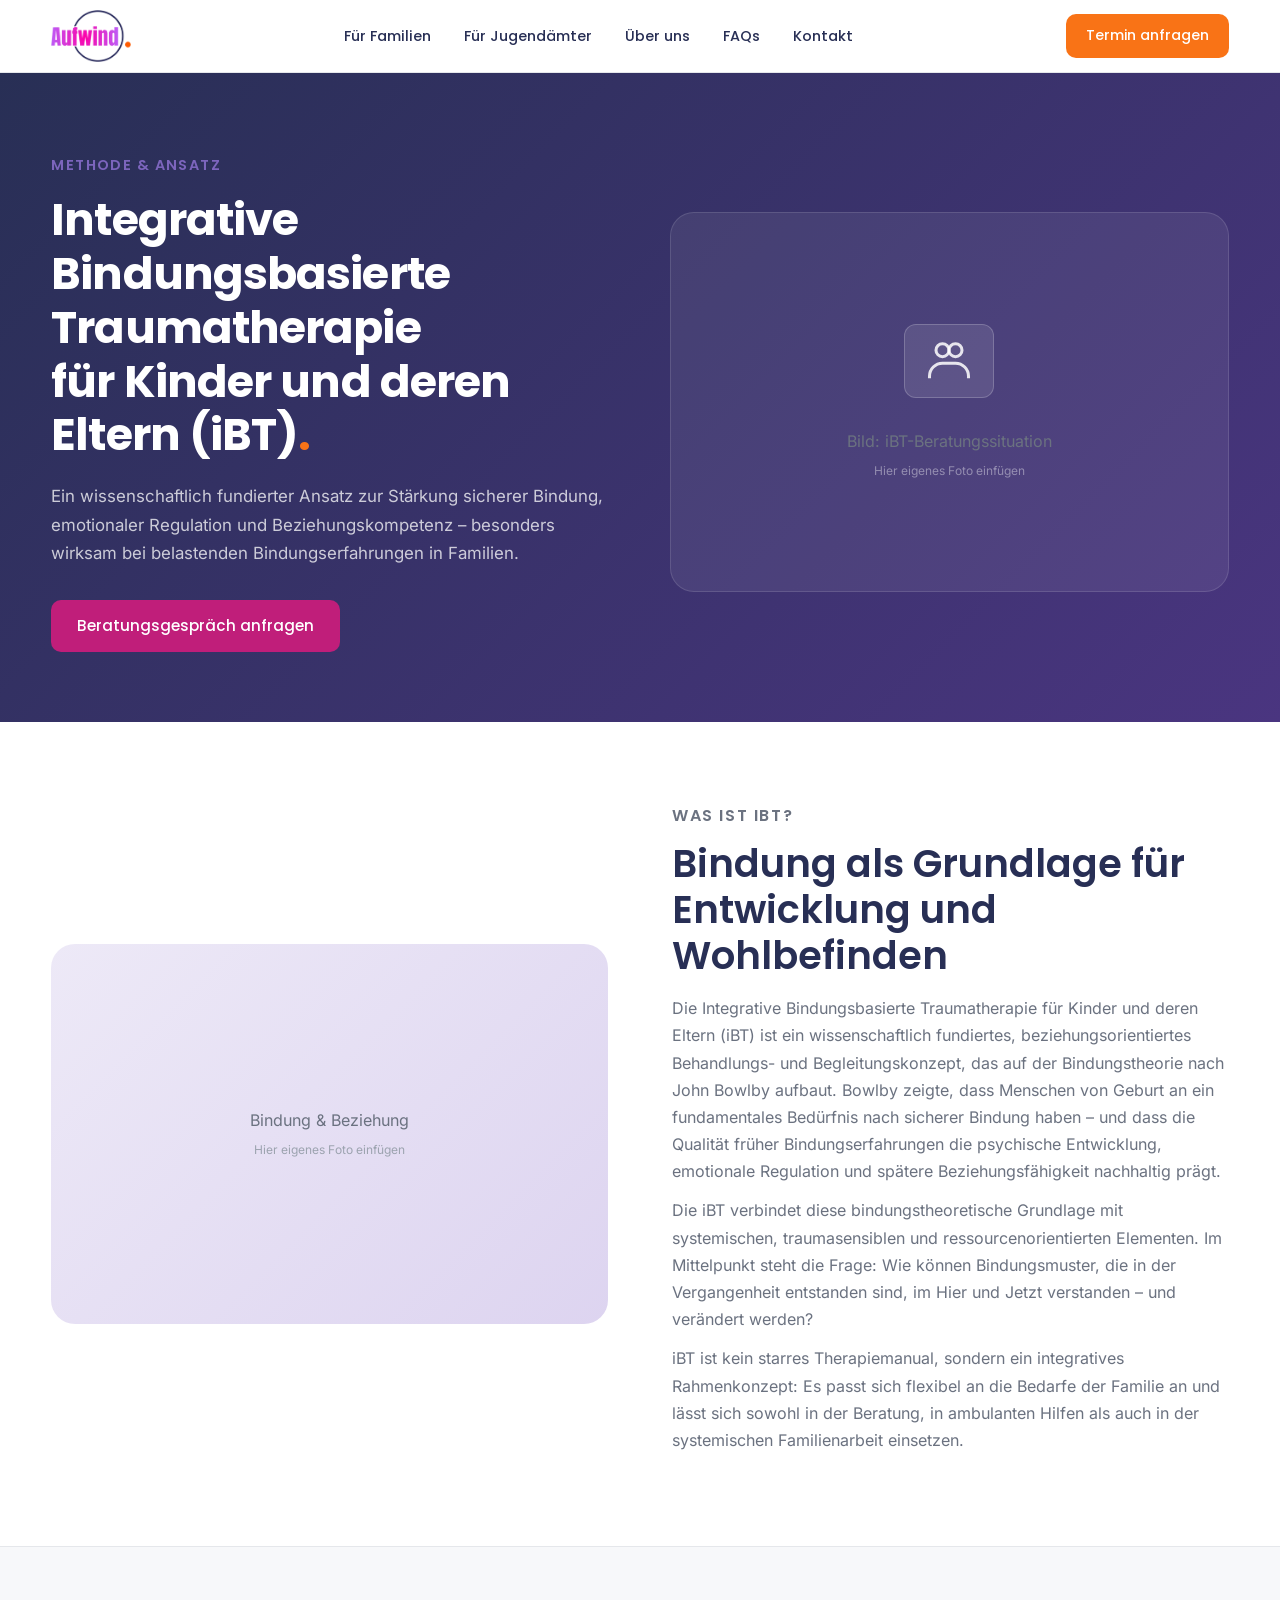
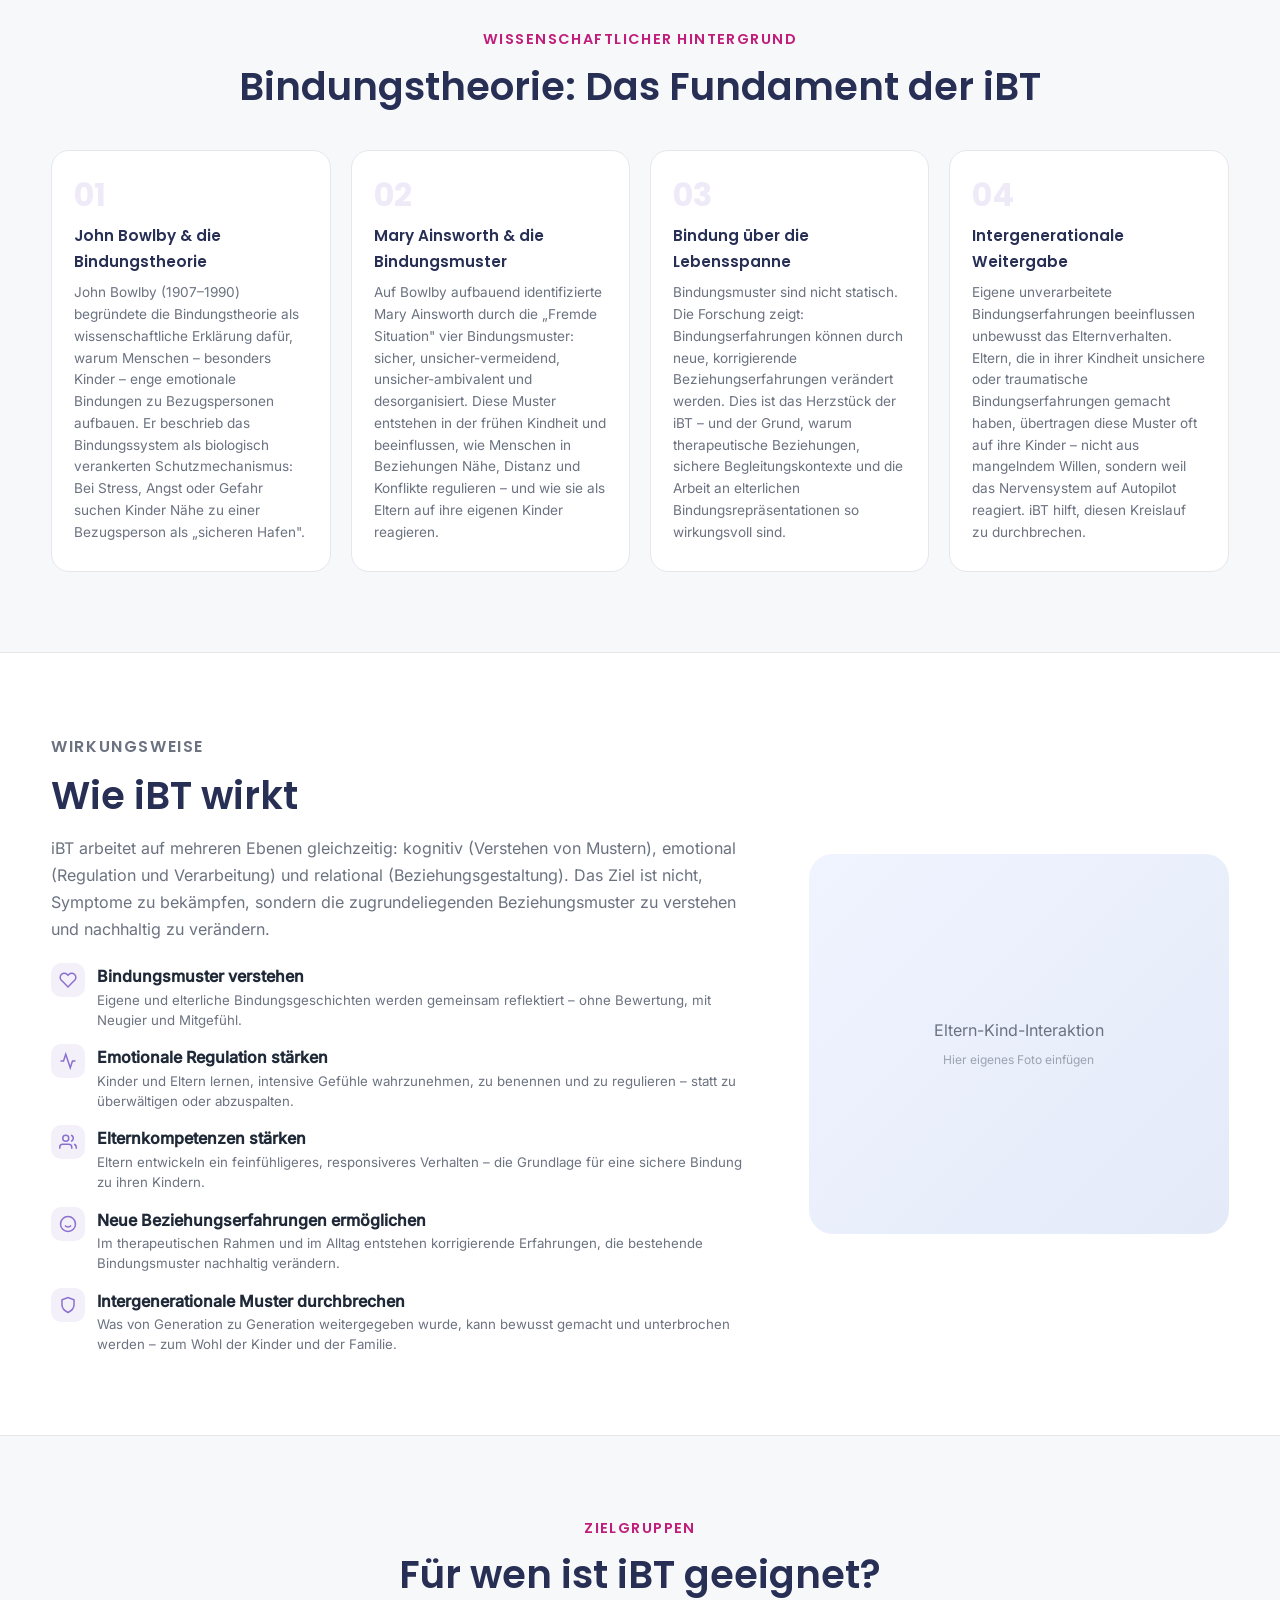
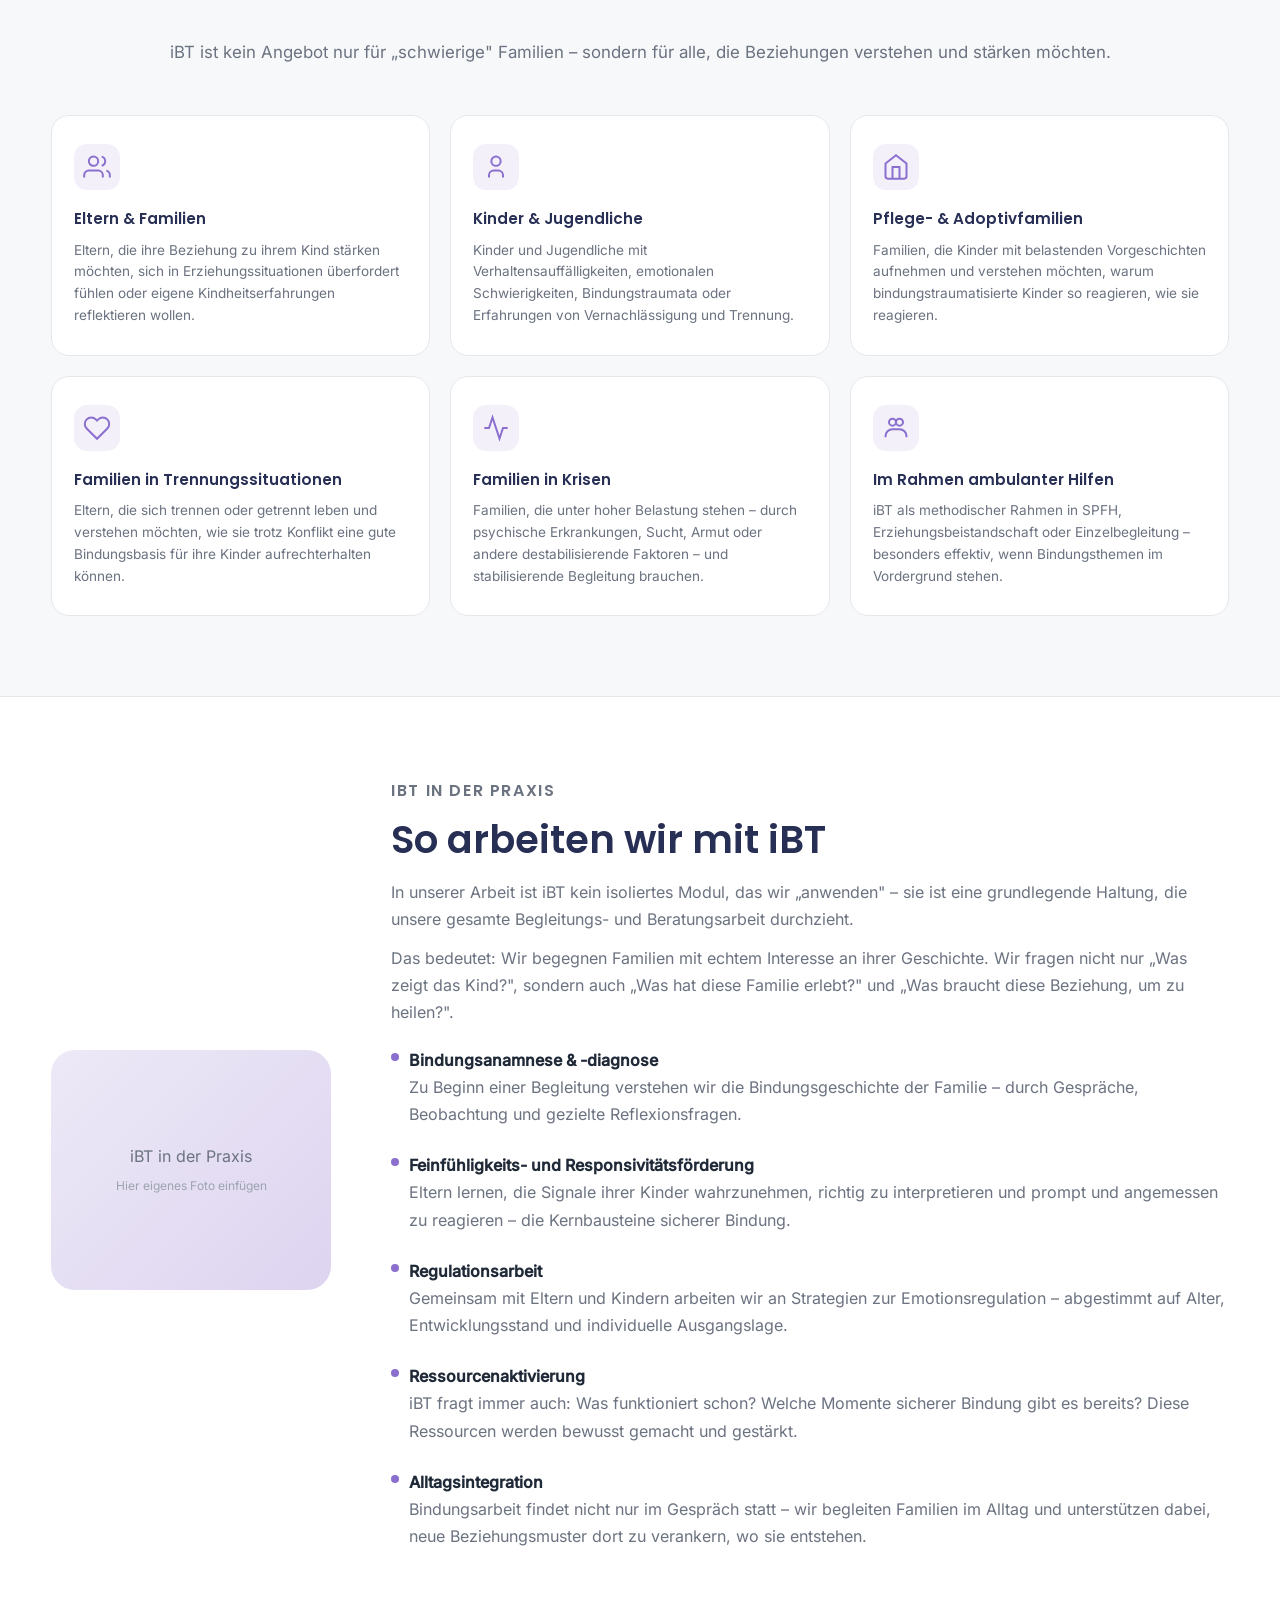
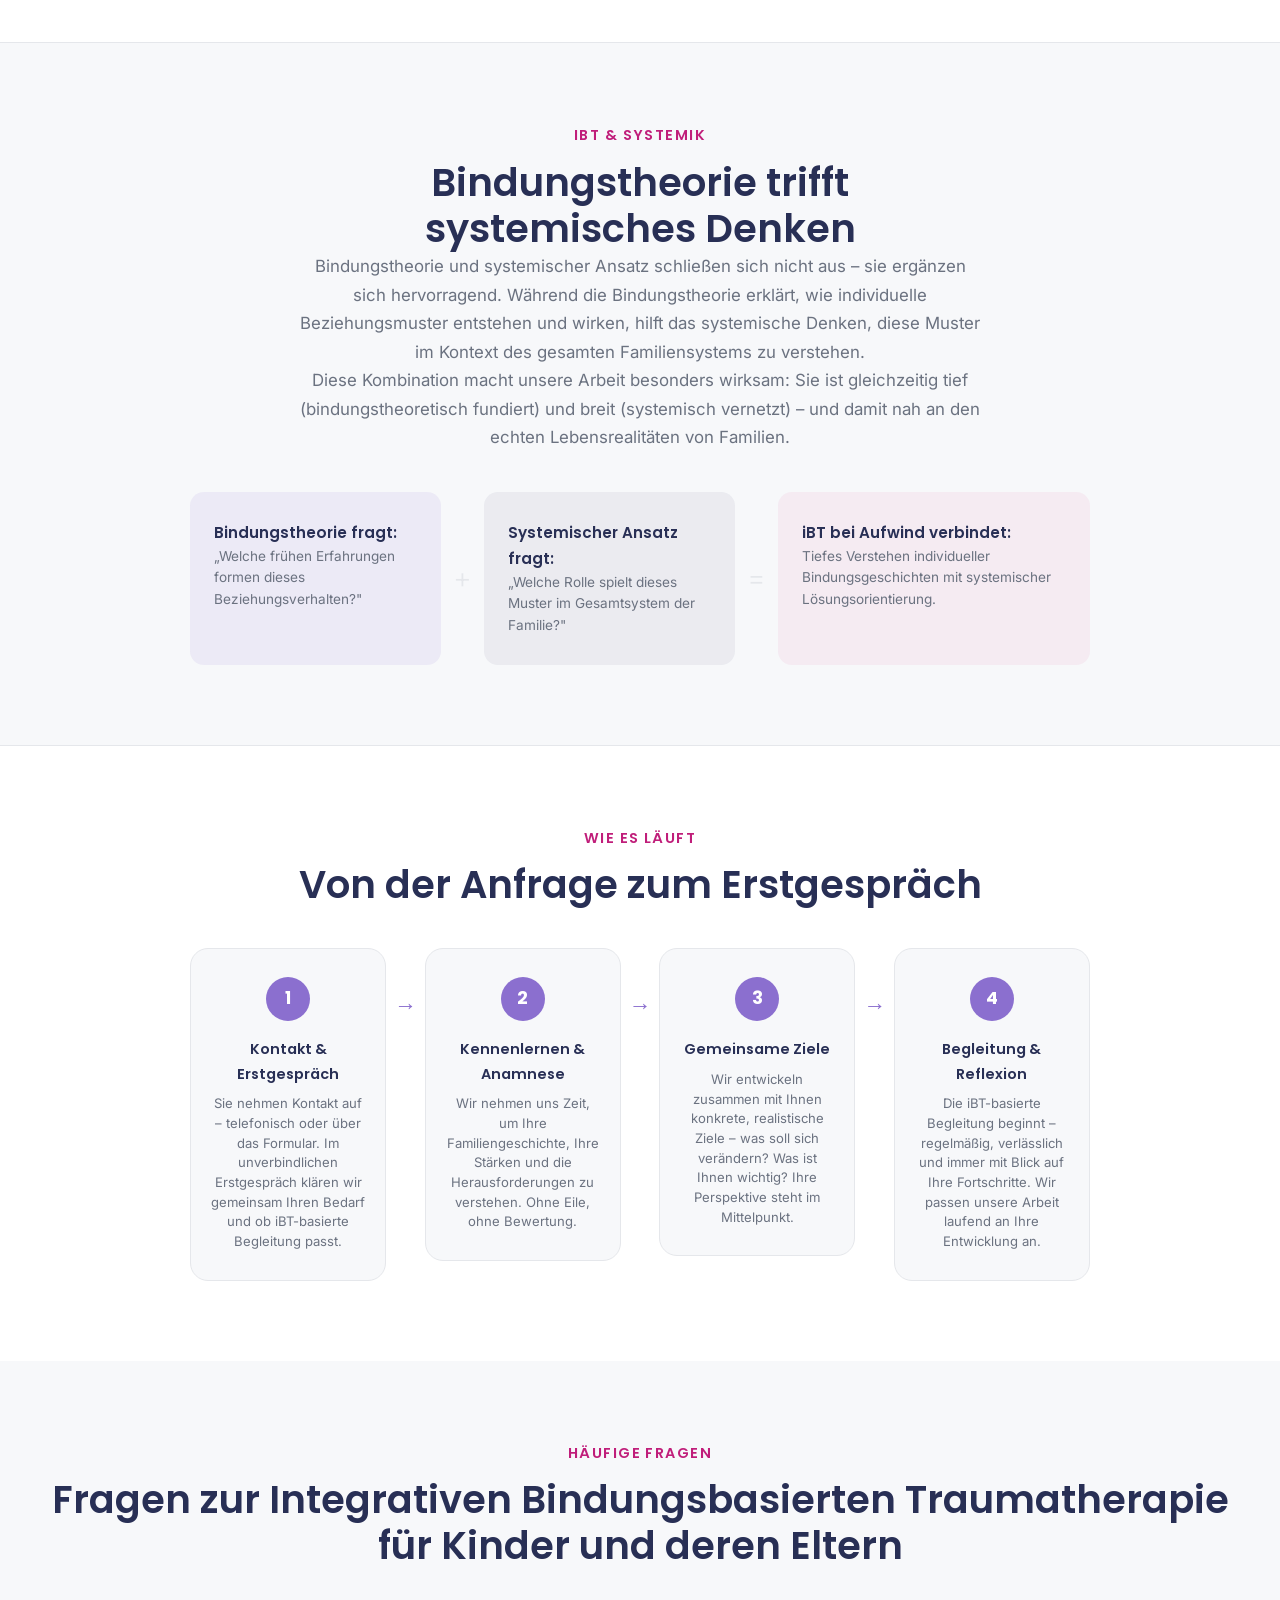
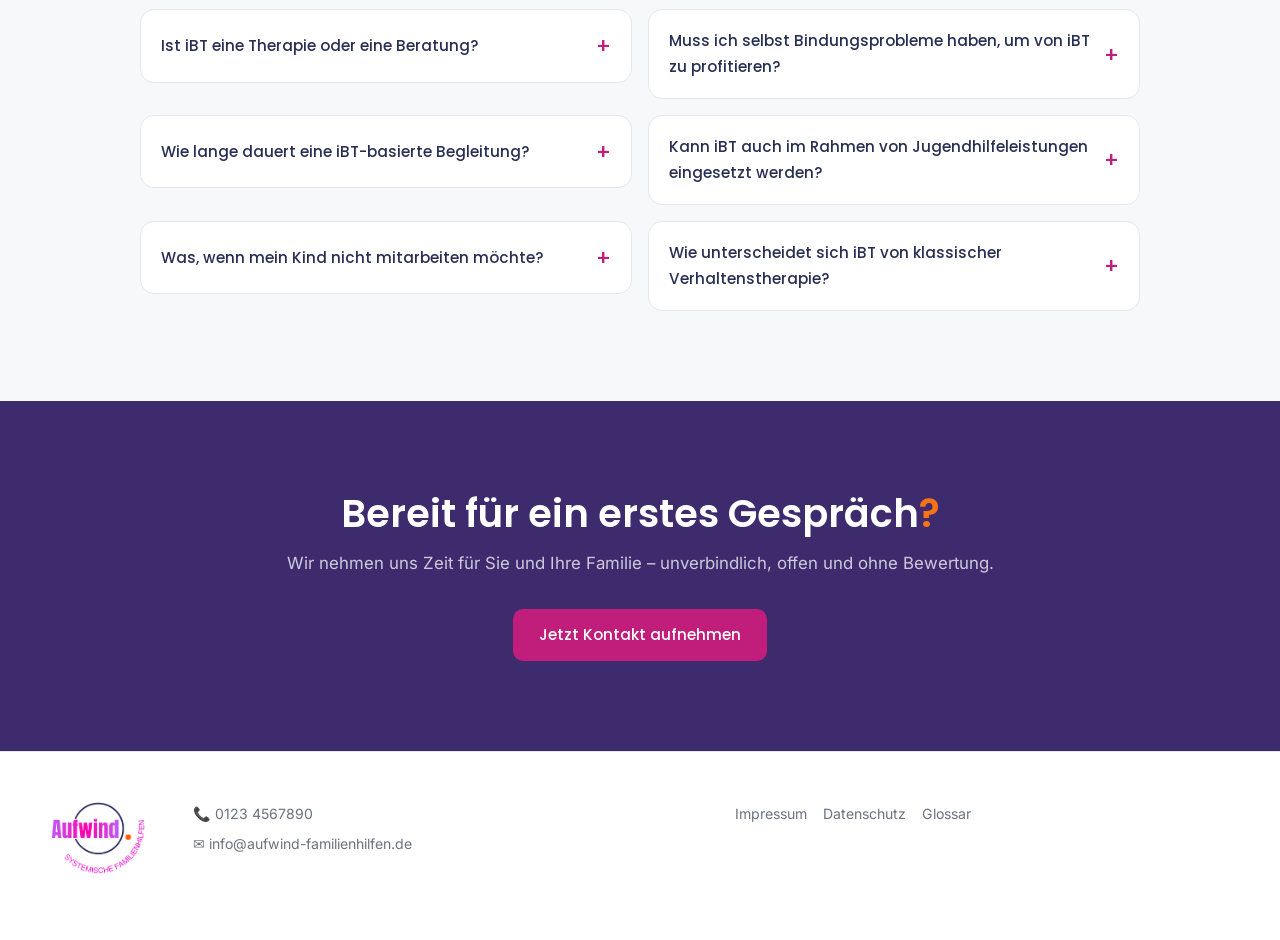
<file: ibt.html>
<!DOCTYPE html>
<html lang="de">
<head>
<meta charset="UTF-8">
  <meta http-equiv="X-Frame-Options" content="DENY">
  <meta http-equiv="Content-Security-Policy" content="default-src 'self'; style-src 'self' 'unsafe-inline'; font-src 'self'; img-src 'self' data:; script-src 'self' 'unsafe-inline' https://api.web3forms.com; connect-src 'self' https://api.web3forms.com; frame-ancestors 'none'; base-uri 'self';">
  <meta name="referrer" content="strict-origin-when-cross-origin">
  <meta http-equiv="Permissions-Policy" content="camera=(), microphone=(), geolocation=()">
  <meta name="viewport" content="width=device-width, initial-scale=1.0">
<title>Integrative Bindungsbasierte Traumatherapie für Kinder und deren Eltern (iBT) – Bindungsorientierte Familienberatung | Aufwind</title>
<meta name="description" content="Was ist Integrative Bindungsbasierte Traumatherapie für Kinder und deren Eltern (iBT)? Wissenschaftlich fundiert, bindungsorientiert, systemisch: iBT stärkt sichere Bindung, Regulation und Beziehungskompetenz in Familien.">
<link rel="icon" type="image/png" sizes="32x32" href="logo_kurz.png">
<link rel="icon" type="image/png" sizes="16x16" href="logo_kurz.png">
<link rel="apple-touch-icon" href="logo_kurz.png">
<link rel="stylesheet" href="style.css">
</head>
<body>
  <a class="skip-link" href="#main-content">Zum Hauptinhalt springen</a>

<!-- HEADER / NAV -->
<header class="header">
  <div class="container nav-inner">
    <div class="logo">
      <a href="index.html">
        <img src="logo_kurz.png" alt="Aufwind – Systemische Familienhilfen" class="logo-img">
      </a>
    </div>
    <nav class="main-nav" id="main-nav">
      <a href="familien.html">Für Familien</a>
      <a href="jugendaemter.html">Für Jugendämter</a>
      <a href="ueber-uns.html">Über uns</a>
      <a href="faqs.html">FAQs</a>
      <a href="kontakt.html">Kontakt</a>
    </nav>
    <a href="kontakt.html" class="btn btn-orange nav-cta">Termin anfragen</a>
    <button class="burger" aria-label="Menü öffnen" aria-expanded="false" aria-controls="main-nav">
      <span></span><span></span><span></span>
    </button>
  </div>
</header>

<main id="main-content">

<!-- HERO -->
<section class="ibt-page-hero">
  <div class="container ibt-hero-layout">
    <div class="ibt-hero-text">
      <p class="eyebrow" style="color:rgba(139,111,207,0.85);">METHODE &amp; ANSATZ</p>
      <h1 class="ibt-hero-h1">Integrative Bindungsbasierte Traumatherapie<br><em style="font-style:normal;">für Kinder und deren Eltern (iBT)</em><span style="color:var(--orange);">.</span></h1>
      <p class="ibt-hero-sub">
        Ein wissenschaftlich fundierter Ansatz zur Stärkung sicherer Bindung, emotionaler Regulation und Beziehungskompetenz – besonders wirksam bei belastenden Bindungserfahrungen in Familien.
      </p>
      <div class="hero-buttons">
        <a href="kontakt.html" class="btn btn-magenta">Beratungsgespräch anfragen</a>
      </div>
    </div>
    <div class="ibt-hero-visual">
      <div class="ibt-hero-img-placeholder">
        <div class="ibt-hero-icon">
          <svg aria-hidden="true" width="52" height="52" fill="none" stroke="currentColor" stroke-width="1.4" viewBox="0 0 24 24">
            <circle cx="9" cy="7" r="3"/><circle cx="15" cy="7" r="3"/>
            <path d="M3 20v-1a6 6 0 016-6h6a6 6 0 016 6v1"/>
          </svg>
        </div>
        <p>Bild: iBT-Beratungssituation</p>
        <small>Hier eigenes Foto einfügen</small>
      </div>
    </div>
  </div>
</section>

<!-- WAS IST iBT -->
<section class="section-ibt-was" id="was-ist-ibt">
  <div class="container ibt-was-layout">
    <div class="ibt-was-img">
      <div class="ibt-img-block">
        <p>Bindung &amp; Beziehung</p>
        <small>Hier eigenes Foto einfügen</small>
      </div>
    </div>
    <div class="ibt-was-text">
      <p class="section-eyebrow">WAS IST IBT?</p>
      <h2>Bindung als Grundlage für Entwicklung und Wohlbefinden</h2>
      <p>
        Die Integrative Bindungsbasierte Traumatherapie für Kinder und deren Eltern (iBT) ist ein wissenschaftlich fundiertes, beziehungsorientiertes Behandlungs- und Begleitungskonzept, das auf der Bindungstheorie nach John Bowlby aufbaut. Bowlby zeigte, dass Menschen von Geburt an ein fundamentales Bedürfnis nach sicherer Bindung haben – und dass die Qualität früher Bindungserfahrungen die psychische Entwicklung, emotionale Regulation und spätere Beziehungsfähigkeit nachhaltig prägt.
      </p>
      <p>
        Die iBT verbindet diese bindungstheoretische Grundlage mit systemischen, traumasensiblen und ressourcenorientierten Elementen. Im Mittelpunkt steht die Frage: Wie können Bindungsmuster, die in der Vergangenheit entstanden sind, im Hier und Jetzt verstanden – und verändert werden?
      </p>
      <p>
        iBT ist kein starres Therapiemanual, sondern ein integratives Rahmenkonzept: Es passt sich flexibel an die Bedarfe der Familie an und lässt sich sowohl in der Beratung, in ambulanten Hilfen als auch in der systemischen Familienarbeit einsetzen.
      </p>
    </div>
  </div>
</section>

<!-- BINDUNGSTHEORIE FUNDAMENT -->
<section class="section-ibt-theorie">
  <div class="container">
    <p class="section-eyebrow center-text">WISSENSCHAFTLICHER HINTERGRUND</p>
    <h2 class="center-text ibt-theorie-heading">Bindungstheorie: Das Fundament der iBT</h2>
    <div class="theorie-grid">

      <div class="theorie-card">
        <div class="theorie-nr">01</div>
        <h3>John Bowlby &amp; die Bindungstheorie</h3>
        <p>John Bowlby (1907–1990) begründete die Bindungstheorie als wissenschaftliche Erklärung dafür, warum Menschen – besonders Kinder – enge emotionale Bindungen zu Bezugspersonen aufbauen. Er beschrieb das Bindungssystem als biologisch verankerten Schutzmechanismus: Bei Stress, Angst oder Gefahr suchen Kinder Nähe zu einer Bezugsperson als „sicheren Hafen".</p>
      </div>

      <div class="theorie-card">
        <div class="theorie-nr">02</div>
        <h3>Mary Ainsworth &amp; die Bindungsmuster</h3>
        <p>Auf Bowlby aufbauend identifizierte Mary Ainsworth durch die „Fremde Situation" vier Bindungsmuster: sicher, unsicher-vermeidend, unsicher-ambivalent und desorganisiert. Diese Muster entstehen in der frühen Kindheit und beeinflussen, wie Menschen in Beziehungen Nähe, Distanz und Konflikte regulieren – und wie sie als Eltern auf ihre eigenen Kinder reagieren.</p>
      </div>

      <div class="theorie-card">
        <div class="theorie-nr">03</div>
        <h3>Bindung über die Lebensspanne</h3>
        <p>Bindungsmuster sind nicht statisch. Die Forschung zeigt: Bindungserfahrungen können durch neue, korrigierende Beziehungserfahrungen verändert werden. Dies ist das Herzstück der iBT – und der Grund, warum therapeutische Beziehungen, sichere Begleitungskontexte und die Arbeit an elterlichen Bindungsrepräsentationen so wirkungsvoll sind.</p>
      </div>

      <div class="theorie-card">
        <div class="theorie-nr">04</div>
        <h3>Intergenerationale Weitergabe</h3>
        <p>Eigene unverarbeitete Bindungserfahrungen beeinflussen unbewusst das Elternverhalten. Eltern, die in ihrer Kindheit unsichere oder traumatische Bindungserfahrungen gemacht haben, übertragen diese Muster oft auf ihre Kinder – nicht aus mangelndem Willen, sondern weil das Nervensystem auf Autopilot reagiert. iBT hilft, diesen Kreislauf zu durchbrechen.</p>
      </div>

    </div>
  </div>
</section>

<!-- WIRKUNGSWEISE -->
<section class="section-ibt-wirkung">
  <div class="container ibt-koop-layout">
    <div class="ibt-koop-text">
      <p class="section-eyebrow">WIRKUNGSWEISE</p>
      <h2>Wie iBT wirkt</h2>
      <p>
        iBT arbeitet auf mehreren Ebenen gleichzeitig: kognitiv (Verstehen von Mustern), emotional (Regulation und Verarbeitung) und relational (Beziehungsgestaltung). Das Ziel ist nicht, Symptome zu bekämpfen, sondern die zugrundeliegenden Beziehungsmuster zu verstehen und nachhaltig zu verändern.
      </p>
      <div class="wirkung-punkte">
        <div class="wirkung-punkt">
          <div class="wirkung-icon violet">
            <svg aria-hidden="true" width="18" height="18" fill="none" stroke="currentColor" stroke-width="2" viewBox="0 0 24 24"><path d="M20.84 4.61a5.5 5.5 0 00-7.78 0L12 5.67l-1.06-1.06a5.5 5.5 0 00-7.78 7.78l1.06 1.06L12 21.23l7.78-7.78 1.06-1.06a5.5 5.5 0 000-7.78z"/></svg>
          </div>
          <div>
            <strong>Bindungsmuster verstehen</strong>
            <p>Eigene und elterliche Bindungsgeschichten werden gemeinsam reflektiert – ohne Bewertung, mit Neugier und Mitgefühl.</p>
          </div>
        </div>
        <div class="wirkung-punkt">
          <div class="wirkung-icon violet">
            <svg aria-hidden="true" width="18" height="18" fill="none" stroke="currentColor" stroke-width="2" viewBox="0 0 24 24"><polyline points="22 12 18 12 15 21 9 3 6 12 2 12"/></svg>
          </div>
          <div>
            <strong>Emotionale Regulation stärken</strong>
            <p>Kinder und Eltern lernen, intensive Gefühle wahrzunehmen, zu benennen und zu regulieren – statt zu überwältigen oder abzuspalten.</p>
          </div>
        </div>
        <div class="wirkung-punkt">
          <div class="wirkung-icon violet">
            <svg aria-hidden="true" width="18" height="18" fill="none" stroke="currentColor" stroke-width="2" viewBox="0 0 24 24"><path d="M17 21v-2a4 4 0 00-4-4H5a4 4 0 00-4 4v2"/><circle cx="9" cy="7" r="4"/><path d="M23 21v-2a4 4 0 00-3-3.87"/><path d="M16 3.13a4 4 0 010 7.75"/></svg>
          </div>
          <div>
            <strong>Elternkompetenzen stärken</strong>
            <p>Eltern entwickeln ein feinfühligeres, responsiveres Verhalten – die Grundlage für eine sichere Bindung zu ihren Kindern.</p>
          </div>
        </div>
        <div class="wirkung-punkt">
          <div class="wirkung-icon violet">
            <svg aria-hidden="true" width="18" height="18" fill="none" stroke="currentColor" stroke-width="2" viewBox="0 0 24 24"><circle cx="12" cy="12" r="10"/><path d="M8 14s1.5 2 4 2 4-2 4-2"/><line x1="9" y1="9" x2="9.01" y2="9"/><line x1="15" y1="9" x2="15.01" y2="9"/></svg>
          </div>
          <div>
            <strong>Neue Beziehungserfahrungen ermöglichen</strong>
            <p>Im therapeutischen Rahmen und im Alltag entstehen korrigierende Erfahrungen, die bestehende Bindungsmuster nachhaltig verändern.</p>
          </div>
        </div>
        <div class="wirkung-punkt">
          <div class="wirkung-icon violet">
            <svg aria-hidden="true" width="18" height="18" fill="none" stroke="currentColor" stroke-width="2" viewBox="0 0 24 24"><path d="M12 22s8-4 8-10V5l-8-3-8 3v7c0 6 8 10 8 10z"/></svg>
          </div>
          <div>
            <strong>Intergenerationale Muster durchbrechen</strong>
            <p>Was von Generation zu Generation weitergegeben wurde, kann bewusst gemacht und unterbrochen werden – zum Wohl der Kinder und der Familie.</p>
          </div>
        </div>
      </div>
    </div>
    <div class="ibt-koop-img">
      <div class="ibt-img-block ibt-img-light">
        <p>Eltern-Kind-Interaktion</p>
        <small>Hier eigenes Foto einfügen</small>
      </div>
    </div>
  </div>
</section>

<!-- FÜR WEN IST IBT -->
<section class="section-ibt-fuerwen">
  <div class="container">
    <p class="section-eyebrow center-text">ZIELGRUPPEN</p>
    <h2 class="center-text ibt-fuerwen-heading">Für wen ist iBT geeignet?</h2>
    <p class="section-sub center-text">iBT ist kein Angebot nur für „schwierige" Familien – sondern für alle, die Beziehungen verstehen und stärken möchten.</p>
    <div class="fuerwen-grid">

      <div class="fuerwen-card">
        <div class="fuerwen-icon">
          <svg aria-hidden="true" width="28" height="28" fill="none" stroke="currentColor" stroke-width="1.7" viewBox="0 0 24 24"><path d="M17 21v-2a4 4 0 00-4-4H5a4 4 0 00-4 4v2"/><circle cx="9" cy="7" r="4"/><path d="M23 21v-2a4 4 0 00-3-3.87"/><path d="M16 3.13a4 4 0 010 7.75"/></svg>
        </div>
        <h3>Eltern &amp; Familien</h3>
        <p>Eltern, die ihre Beziehung zu ihrem Kind stärken möchten, sich in Erziehungssituationen überfordert fühlen oder eigene Kindheitserfahrungen reflektieren wollen.</p>
      </div>

      <div class="fuerwen-card">
        <div class="fuerwen-icon">
          <svg aria-hidden="true" width="28" height="28" fill="none" stroke="currentColor" stroke-width="1.7" viewBox="0 0 24 24"><circle cx="12" cy="7" r="4"/><path d="M6 21v-2a4 4 0 014-4h4a4 4 0 014 4v2"/></svg>
        </div>
        <h3>Kinder &amp; Jugendliche</h3>
        <p>Kinder und Jugendliche mit Verhaltensauffälligkeiten, emotionalen Schwierigkeiten, Bindungstraumata oder Erfahrungen von Vernachlässigung und Trennung.</p>
      </div>

      <div class="fuerwen-card">
        <div class="fuerwen-icon">
          <svg aria-hidden="true" width="28" height="28" fill="none" stroke="currentColor" stroke-width="1.7" viewBox="0 0 24 24"><path d="M3 9l9-7 9 7v11a2 2 0 01-2 2H5a2 2 0 01-2-2z"/><polyline points="9 22 9 12 15 12 15 22"/></svg>
        </div>
        <h3>Pflege- &amp; Adoptivfamilien</h3>
        <p>Familien, die Kinder mit belastenden Vorgeschichten aufnehmen und verstehen möchten, warum bindungstraumatisierte Kinder so reagieren, wie sie reagieren.</p>
      </div>

      <div class="fuerwen-card">
        <div class="fuerwen-icon">
          <svg aria-hidden="true" width="28" height="28" fill="none" stroke="currentColor" stroke-width="1.7" viewBox="0 0 24 24"><path d="M20.84 4.61a5.5 5.5 0 00-7.78 0L12 5.67l-1.06-1.06a5.5 5.5 0 00-7.78 7.78l1.06 1.06L12 21.23l7.78-7.78 1.06-1.06a5.5 5.5 0 000-7.78z"/></svg>
        </div>
        <h3>Familien in Trennungssituationen</h3>
        <p>Eltern, die sich trennen oder getrennt leben und verstehen möchten, wie sie trotz Konflikt eine gute Bindungsbasis für ihre Kinder aufrechterhalten können.</p>
      </div>

      <div class="fuerwen-card">
        <div class="fuerwen-icon">
          <svg aria-hidden="true" width="28" height="28" fill="none" stroke="currentColor" stroke-width="1.7" viewBox="0 0 24 24"><polyline points="22 12 18 12 15 21 9 3 6 12 2 12"/></svg>
        </div>
        <h3>Familien in Krisen</h3>
        <p>Familien, die unter hoher Belastung stehen – durch psychische Erkrankungen, Sucht, Armut oder andere destabilisierende Faktoren – und stabilisierende Begleitung brauchen.</p>
      </div>

      <div class="fuerwen-card">
        <div class="fuerwen-icon">
          <svg aria-hidden="true" width="28" height="28" fill="none" stroke="currentColor" stroke-width="1.7" viewBox="0 0 24 24"><circle cx="9" cy="7" r="3"/><circle cx="15" cy="7" r="3"/><path d="M3 20v-1a6 6 0 016-6h6a6 6 0 016 6v1"/></svg>
        </div>
        <h3>Im Rahmen ambulanter Hilfen</h3>
        <p>iBT als methodischer Rahmen in SPFH, Erziehungsbeistandschaft oder Einzelbegleitung – besonders effektiv, wenn Bindungsthemen im Vordergrund stehen.</p>
      </div>

    </div>
  </div>
</section>

<!-- IBT IN DER PRAXIS -->
<section class="section-ibt-praxis">
  <div class="container ibt-praxis-layout">
    <div class="ibt-praxis-img">
      <div class="ibt-img-block ibt-img-small">
        <p>iBT in der Praxis</p>
        <small>Hier eigenes Foto einfügen</small>
      </div>
    </div>
    <div class="ibt-koop-text">
      <p class="section-eyebrow">IBT IN DER PRAXIS</p>
      <h2>So arbeiten wir mit iBT</h2>
      <p>
        In unserer Arbeit ist iBT kein isoliertes Modul, das wir „anwenden" – sie ist eine grundlegende Haltung, die unsere gesamte Begleitungs- und Beratungsarbeit durchzieht.
      </p>
      <p>
        Das bedeutet: Wir begegnen Familien mit echtem Interesse an ihrer Geschichte. Wir fragen nicht nur „Was zeigt das Kind?", sondern auch „Was hat diese Familie erlebt?" und „Was braucht diese Beziehung, um zu heilen?".
      </p>
      <div class="praxis-liste">
        <div class="praxis-punkt">
          <div class="praxis-dot"></div>
          <div>
            <strong>Bindungsanamnese &amp; -diagnose</strong>
            <p>Zu Beginn einer Begleitung verstehen wir die Bindungsgeschichte der Familie – durch Gespräche, Beobachtung und gezielte Reflexionsfragen.</p>
          </div>
        </div>
        <div class="praxis-punkt">
          <div class="praxis-dot"></div>
          <div>
            <strong>Feinfühligkeits- und Responsivitätsförderung</strong>
            <p>Eltern lernen, die Signale ihrer Kinder wahrzunehmen, richtig zu interpretieren und prompt und angemessen zu reagieren – die Kernbausteine sicherer Bindung.</p>
          </div>
        </div>
        <div class="praxis-punkt">
          <div class="praxis-dot"></div>
          <div>
            <strong>Regulationsarbeit</strong>
            <p>Gemeinsam mit Eltern und Kindern arbeiten wir an Strategien zur Emotionsregulation – abgestimmt auf Alter, Entwicklungsstand und individuelle Ausgangslage.</p>
          </div>
        </div>
        <div class="praxis-punkt">
          <div class="praxis-dot"></div>
          <div>
            <strong>Ressourcenaktivierung</strong>
            <p>iBT fragt immer auch: Was funktioniert schon? Welche Momente sicherer Bindung gibt es bereits? Diese Ressourcen werden bewusst gemacht und gestärkt.</p>
          </div>
        </div>
        <div class="praxis-punkt">
          <div class="praxis-dot"></div>
          <div>
            <strong>Alltagsintegration</strong>
            <p>Bindungsarbeit findet nicht nur im Gespräch statt – wir begleiten Familien im Alltag und unterstützen dabei, neue Beziehungsmuster dort zu verankern, wo sie entstehen.</p>
          </div>
        </div>
      </div>
    </div>
  </div>
</section>

<!-- IBT &amp; SYSTEMISCHER ANSATZ -->
<section class="section-ibt-systemisch">
  <div class="container">
    <div class="ibt-systemisch-intro">
      <p class="section-eyebrow center-text">iBT &amp; SYSTEMIK</p>
      <h2 class="center-text">Bindungstheorie trifft systemisches Denken</h2>
      <p class="ibt-systemisch-lead">
        Bindungstheorie und systemischer Ansatz schließen sich nicht aus – sie ergänzen sich hervorragend. Während die Bindungstheorie erklärt, wie individuelle Beziehungsmuster entstehen und wirken, hilft das systemische Denken, diese Muster im Kontext des gesamten Familiensystems zu verstehen.
      </p>
      <p class="ibt-systemisch-lead">
        Diese Kombination macht unsere Arbeit besonders wirksam: Sie ist gleichzeitig tief (bindungstheoretisch fundiert) und breit (systemisch vernetzt) – und damit nah an den echten Lebensrealitäten von Familien.
      </p>
    </div>
    <div class="ibt-systemisch-cards-row">
      <div class="systemisch-card violet-bg">
        <h4>Bindungstheorie fragt:</h4>
        <p>„Welche frühen Erfahrungen formen dieses Beziehungsverhalten?"</p>
      </div>
      <div class="systemisch-card-arrow">+</div>
      <div class="systemisch-card navy-bg">
        <h4>Systemischer Ansatz fragt:</h4>
        <p>„Welche Rolle spielt dieses Muster im Gesamtsystem der Familie?"</p>
      </div>
      <div class="systemisch-card-arrow">=</div>
      <div class="systemisch-card magenta-bg systemisch-card-large">
        <h4>iBT bei Aufwind verbindet:</h4>
        <p>Tiefes Verstehen individueller Bindungsgeschichten mit systemischer Lösungsorientierung.</p>
      </div>
    </div>
  </div>
</section>

<!-- ABLAUF -->
<section class="section-ibt-ablauf">
  <div class="container">
    <p class="section-eyebrow center-text">WIE ES LÄUFT</p>
    <h2 class="center-text ibt-ablauf-heading">Von der Anfrage zum Erstgespräch</h2>
    <div class="ibt-ablauf-steps">
      <div class="ibt-step">
        <div class="ibt-step-nr">1</div>
        <h4>Kontakt &amp; Erstgespräch</h4>
        <p>Sie nehmen Kontakt auf – telefonisch oder über das Formular. Im unverbindlichen Erstgespräch klären wir gemeinsam Ihren Bedarf und ob iBT-basierte Begleitung passt.</p>
      </div>
      <div class="ibt-step-arrow">→</div>
      <div class="ibt-step">
        <div class="ibt-step-nr">2</div>
        <h4>Kennenlernen &amp; Anamnese</h4>
        <p>Wir nehmen uns Zeit, um Ihre Familiengeschichte, Ihre Stärken und die Herausforderungen zu verstehen. Ohne Eile, ohne Bewertung.</p>
      </div>
      <div class="ibt-step-arrow">→</div>
      <div class="ibt-step">
        <div class="ibt-step-nr">3</div>
        <h4>Gemeinsame Ziele</h4>
        <p>Wir entwickeln zusammen mit Ihnen konkrete, realistische Ziele – was soll sich verändern? Was ist Ihnen wichtig? Ihre Perspektive steht im Mittelpunkt.</p>
      </div>
      <div class="ibt-step-arrow">→</div>
      <div class="ibt-step">
        <div class="ibt-step-nr">4</div>
        <h4>Begleitung &amp; Reflexion</h4>
        <p>Die iBT-basierte Begleitung beginnt – regelmäßig, verlässlich und immer mit Blick auf Ihre Fortschritte. Wir passen unsere Arbeit laufend an Ihre Entwicklung an.</p>
      </div>
    </div>
  </div>
</section>

<!-- FAQ -->
<section class="section-faq" style="background:var(--bg);">
  <div class="container">
    <p class="section-eyebrow center-text">HÄUFIGE FRAGEN</p>
    <h2 class="center-text faq-heading">Fragen zur Integrativen Bindungsbasierten Traumatherapie für Kinder und deren Eltern</h2>
    <div class="faq-grid">

      <details class="faq-item">
        <summary>Ist iBT eine Therapie oder eine Beratung?</summary>
        <p>iBT ist ein integratives Konzept, das sowohl in therapeutischen als auch in beratenden und sozialpädagogischen Kontexten eingesetzt werden kann. In unserem Angebot nutzen wir iBT als methodischen Rahmen für Beratung und Familienbegleitung – nicht als Psychotherapie im klinischen Sinne. Bei Bedarf vermitteln wir an psychotherapeutische Fachkräfte.</p>
      </details>

      <details class="faq-item">
        <summary>Muss ich selbst Bindungsprobleme haben, um von iBT zu profitieren?</summary>
        <p>Nein. iBT ist für alle Familien geeignet, die ihre Beziehungen und Beziehungsmuster besser verstehen und stärken möchten – unabhängig davon, ob es offensichtliche „Probleme" gibt. Viele Familien kommen zu uns mit dem Wunsch nach mehr Verbindung, Klarheit oder Sicherheit in der Eltern-Kind-Beziehung.</p>
      </details>

      <details class="faq-item">
        <summary>Wie lange dauert eine iBT-basierte Begleitung?</summary>
        <p>Das ist individuell sehr unterschiedlich. Manche Familien profitieren bereits von einigen wenigen Gesprächen. Andere wünschen sich eine längere Begleitung, besonders wenn belastende Bindungsgeschichten aufgearbeitet werden. Wir besprechen das gemeinsam mit Ihnen und passen uns Ihrem Tempo an.</p>
      </details>

      <details class="faq-item">
        <summary>Kann iBT auch im Rahmen von Jugendhilfeleistungen eingesetzt werden?</summary>
        <p>Ja – iBT ist hervorragend kompatibel mit ambulanten Hilfen zur Erziehung nach SGB VIII. Als methodischer Rahmen lässt er sich in SPFH (§ 31), Erziehungsbeistandschaft (§ 30) und anderen Hilfeformen einsetzen und gibt der Arbeit eine bindungstheoretische Tiefe, die die Wirksamkeit erhöht.</p>
      </details>

      <details class="faq-item">
        <summary>Was, wenn mein Kind nicht mitarbeiten möchte?</summary>
        <p>Das ist häufig so – besonders am Anfang. Kinder, die belastende Bindungserfahrungen gemacht haben, reagieren oft mit Rückzug, Widerstand oder Überforderung. In der iBT arbeiten wir deshalb viel mit den Eltern, um deren Feinfühligkeit und Responsivität zu stärken – denn sichere Bindung entsteht über die Bezugspersonen, nicht trotz ihnen.</p>
      </details>

      <details class="faq-item">
        <summary>Wie unterscheidet sich iBT von klassischer Verhaltenstherapie?</summary>
        <p>Verhaltenstherapie setzt primär am Verhalten an – iBT fragt nach dem Warum dahinter. Anstatt Verhalten direkt zu ändern, verstehen wir zunächst, welche Bindungserfahrungen und Regulationsmuster zu diesem Verhalten führen. Veränderungen entstehen dann von innen heraus – und sind dadurch nachhaltiger.</p>
      </details>

    </div>
  </div>
</section>

<!-- CTA -->
<section class="section-cta section-cta-violet">
  <div class="container narrow-center">
    <h2 class="cta-navy-heading">Bereit für ein erstes Gespräch<span style="color:var(--orange);">?</span></h2>
    <p class="cta-navy-sub">Wir nehmen uns Zeit für Sie und Ihre Familie – unverbindlich, offen und ohne Bewertung.</p>
    <div class="cta-buttons">
      <a href="kontakt.html" class="btn btn-magenta">Jetzt Kontakt aufnehmen</a>
    </div>
  </div>
</section>

</main>

<!-- FOOTER -->
<footer class="footer">
  <div class="container footer-inner">
    <div class="footer-brand">
      <div class="footer-logo">
        <img src="logo_aufwind.png" alt="Aufwind – Systemische Familienhilfen" class="footer-logo-img">
      </div>
    </div>    <div class="footer-contact">
      <p>📞 0123 4567890</p>
      <p>✉ info@aufwind-familienhilfen.de</p>
    </div>
    <div class="footer-links">
      <a href="impressum.html">Impressum</a>
      <a href="datenschutz.html">Datenschutz</a>
      <a href="glossar.html">Glossar</a>
    </div>
  </div>
</footer>

<script>
  const burger = document.querySelector('.burger');
  const nav = document.querySelector('.main-nav');
  burger.addEventListener('click', () => {
    const isOpen = nav.classList.toggle('nav-open');
    burger.classList.toggle('burger-open');
    burger.setAttribute('aria-expanded', isOpen);
  });
</script>


<!-- SCROLL TO TOP -->
<button class="scroll-top" id="scrollTop" aria-label="Nach oben" title="Nach oben">
  <svg aria-hidden="true" width="20" height="20" fill="none" stroke="currentColor" stroke-width="2.2" viewBox="0 0 24 24"><polyline points="18 15 12 9 6 15"/></svg>
</button>

<script>
  const scrollBtn = document.getElementById('scrollTop');
  window.addEventListener('scroll', () => {
    scrollBtn.classList.toggle('scroll-top-visible', window.scrollY > 300);
  });
  scrollBtn.addEventListener('click', () => {
    window.scrollTo({ top: 0, behavior: 'smooth' });
  });
</script>

</body>
</html>
        
</file>
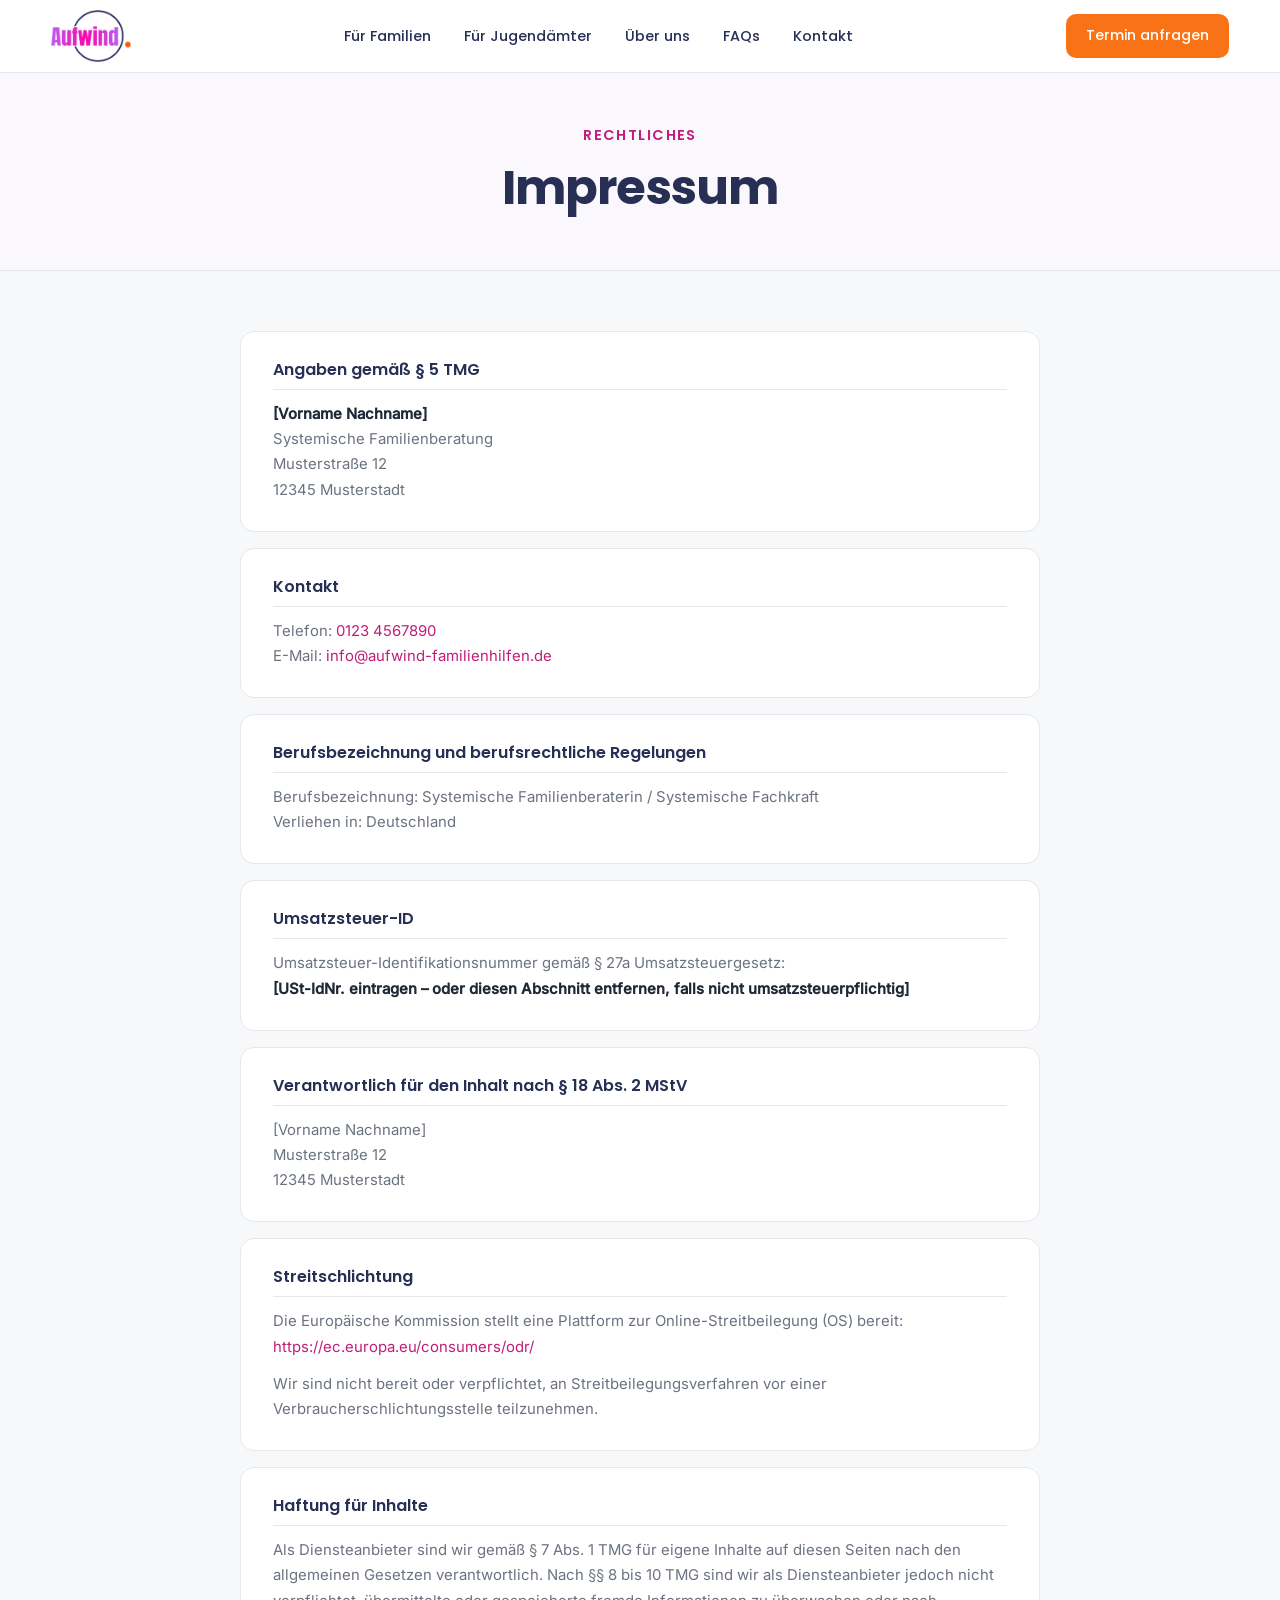
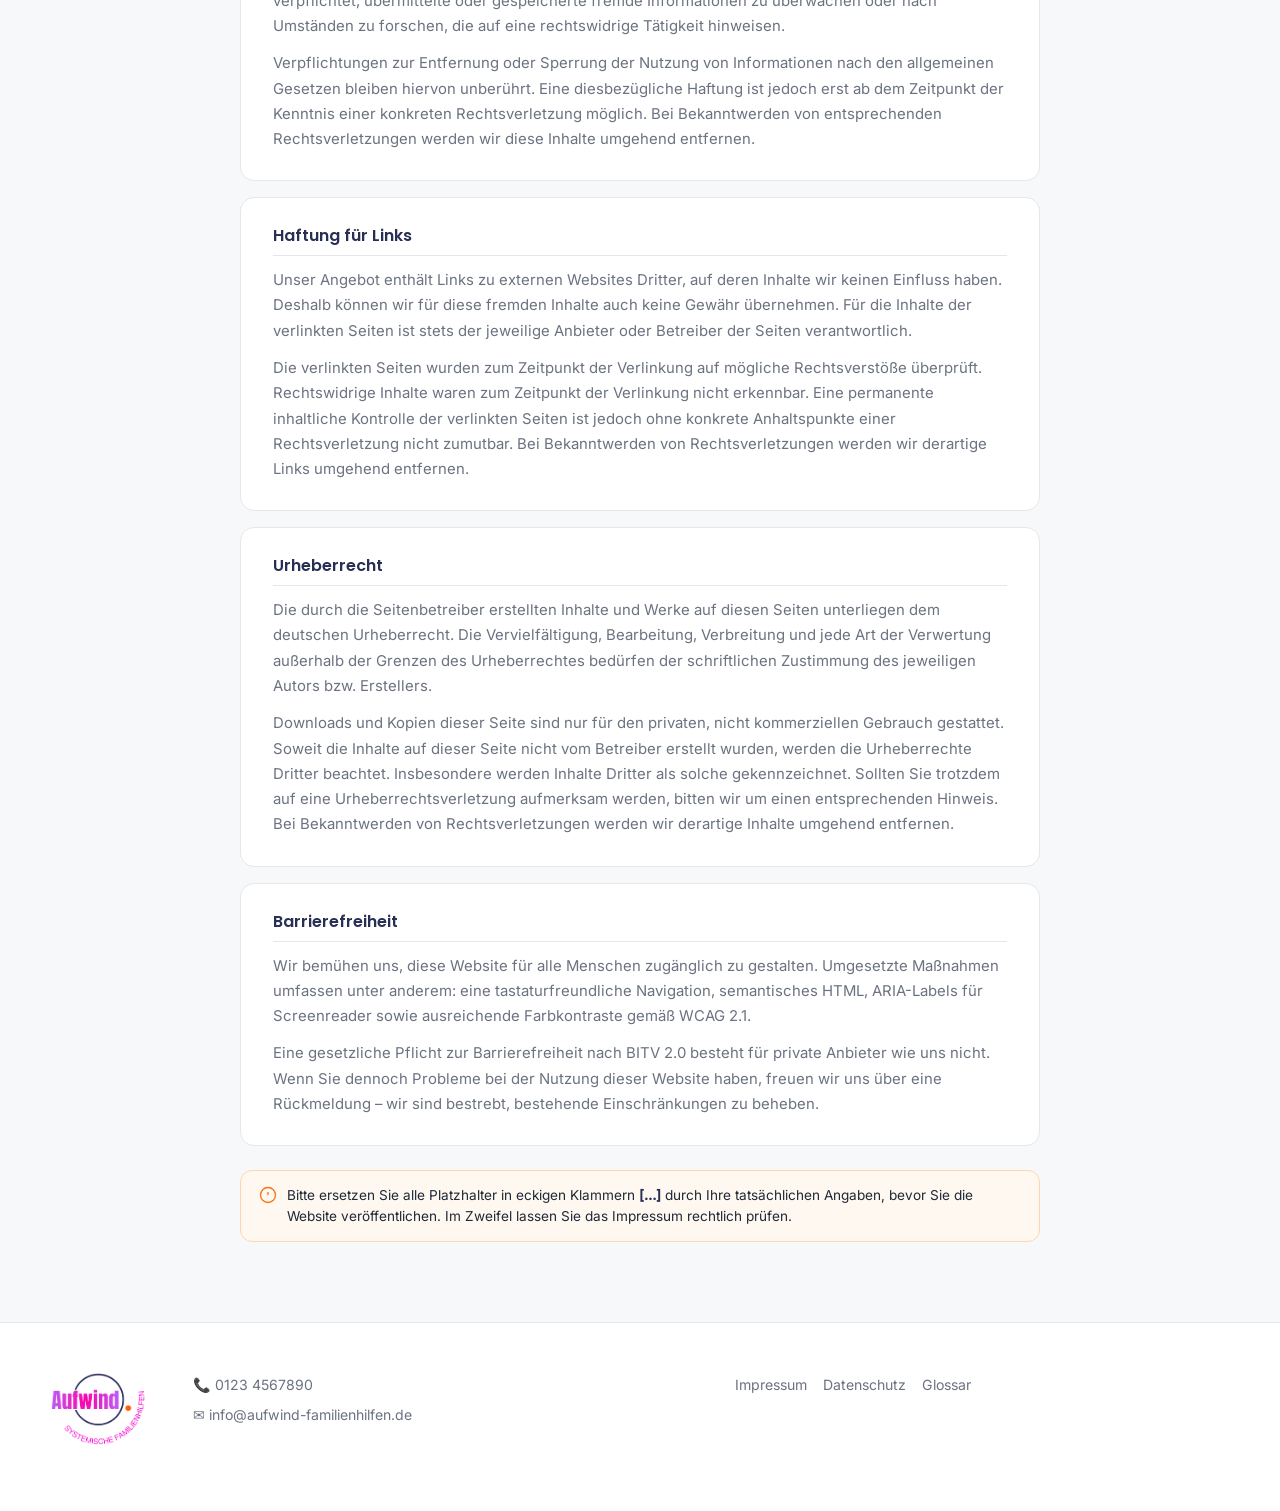
<file: impressum.html>
<!DOCTYPE html>
<html lang="de">
<head>
<meta charset="UTF-8">
  <meta http-equiv="X-Frame-Options" content="DENY">
  <meta http-equiv="Content-Security-Policy" content="default-src 'self'; style-src 'self' 'unsafe-inline'; font-src 'self'; img-src 'self' data:; script-src 'self' 'unsafe-inline' https://api.web3forms.com; connect-src 'self' https://api.web3forms.com; frame-ancestors 'none'; base-uri 'self';">
  <meta name="referrer" content="strict-origin-when-cross-origin">
  <meta http-equiv="Permissions-Policy" content="camera=(), microphone=(), geolocation=()">
  <meta name="viewport" content="width=device-width, initial-scale=1.0">
<title>Impressum – Aufwind Systemische Familienhilfen</title>
<link rel="icon" type="image/png" sizes="32x32" href="logo_kurz.png">
<link rel="icon" type="image/png" sizes="16x16" href="logo_kurz.png">
<link rel="apple-touch-icon" href="logo_kurz.png">
<link rel="stylesheet" href="style.css">
</head>
<body>
  <a class="skip-link" href="#main-content">Zum Hauptinhalt springen</a>

<!-- HEADER / NAV -->
<header class="header">
  <div class="container nav-inner">
    <div class="logo">
      <a href="index.html">
        <img src="logo_kurz.png" alt="Aufwind – Systemische Familienhilfen" class="logo-img">
      </a>
    </div>
    <nav class="main-nav" id="main-nav">
      <a href="familien.html">Für Familien</a>
      <a href="jugendaemter.html">Für Jugendämter</a>
      <a href="ueber-uns.html">Über uns</a>
      <a href="faqs.html">FAQs</a>
      <a href="kontakt.html">Kontakt</a>
    </nav>
    <a href="kontakt.html" class="btn btn-orange nav-cta">Termin anfragen</a>
    <button class="burger" aria-label="Menü öffnen" aria-expanded="false" aria-controls="main-nav">
      <span></span><span></span><span></span>
    </button>
  </div>
</header>

<main id="main-content">

<!-- PAGE HERO -->
<section class="page-hero page-hero-compact">
  <div class="container narrow-center">
    <p class="eyebrow">RECHTLICHES</p>
    <h1 class="page-hero-h1">Impressum</h1>
  </div>
</section>

<!-- IMPRESSUM INHALT -->
<section class="section-legal">
  <div class="container legal-layout">

    <div class="legal-block">
      <h2>Angaben gemäß § 5 TMG</h2>
      <p>
        <strong>[Vorname Nachname]</strong><br>
        Systemische Familienberatung<br>
        Musterstraße 12<br>
        12345 Musterstadt
      </p>
    </div>

    <div class="legal-block">
      <h2>Kontakt</h2>
      <p>
        Telefon: <a href="tel:+491234567890" class="legal-link">0123 4567890</a><br>
        E-Mail: <a href="mailto:info@aufwind-familienhilfen.de" class="legal-link">info@aufwind-familienhilfen.de</a>
      </p>
    </div>

    <div class="legal-block">
      <h2>Berufsbezeichnung und berufsrechtliche Regelungen</h2>
      <p>
        Berufsbezeichnung: Systemische Familienberaterin / Systemische Fachkraft<br>
        Verliehen in: Deutschland<br>
        <!-- Ergänzen falls zutreffend: -->
        <!-- Zuständige Kammer / Berufsverband: [Name der Organisation]<br> -->
        <!-- Zulassungsregelungen: [z. B. SGB VIII, § 31 ff.] -->
      </p>
    </div>

    <div class="legal-block">
      <h2>Umsatzsteuer-ID</h2>
      <p>
        Umsatzsteuer-Identifikationsnummer gemäß § 27a Umsatzsteuergesetz:<br>
        <strong>[USt-IdNr. eintragen – oder diesen Abschnitt entfernen, falls nicht umsatzsteuerpflichtig]</strong>
      </p>
    </div>

    <div class="legal-block">
      <h2>Verantwortlich für den Inhalt nach § 18 Abs. 2 MStV</h2>
      <p>
        [Vorname Nachname]<br>
        Musterstraße 12<br>
        12345 Musterstadt
      </p>
    </div>

    <div class="legal-block">
      <h2>Streitschlichtung</h2>
      <p>
        Die Europäische Kommission stellt eine Plattform zur Online-Streitbeilegung (OS) bereit:
        <a href="https://ec.europa.eu/consumers/odr/" target="_blank" rel="noopener" class="legal-link">https://ec.europa.eu/consumers/odr/</a>
      </p>
      <p style="margin-top: 0.75rem;">
        Wir sind nicht bereit oder verpflichtet, an Streitbeilegungsverfahren vor einer Verbraucherschlichtungsstelle teilzunehmen.
      </p>
    </div>

    <div class="legal-block">
      <h2>Haftung für Inhalte</h2>
      <p>
        Als Diensteanbieter sind wir gemäß § 7 Abs. 1 TMG für eigene Inhalte auf diesen Seiten nach den allgemeinen Gesetzen verantwortlich. Nach §§ 8 bis 10 TMG sind wir als Diensteanbieter jedoch nicht verpflichtet, übermittelte oder gespeicherte fremde Informationen zu überwachen oder nach Umständen zu forschen, die auf eine rechtswidrige Tätigkeit hinweisen.
      </p>
      <p style="margin-top: 0.75rem;">
        Verpflichtungen zur Entfernung oder Sperrung der Nutzung von Informationen nach den allgemeinen Gesetzen bleiben hiervon unberührt. Eine diesbezügliche Haftung ist jedoch erst ab dem Zeitpunkt der Kenntnis einer konkreten Rechtsverletzung möglich. Bei Bekanntwerden von entsprechenden Rechtsverletzungen werden wir diese Inhalte umgehend entfernen.
      </p>
    </div>

    <div class="legal-block">
      <h2>Haftung für Links</h2>
      <p>
        Unser Angebot enthält Links zu externen Websites Dritter, auf deren Inhalte wir keinen Einfluss haben. Deshalb können wir für diese fremden Inhalte auch keine Gewähr übernehmen. Für die Inhalte der verlinkten Seiten ist stets der jeweilige Anbieter oder Betreiber der Seiten verantwortlich.
      </p>
      <p style="margin-top: 0.75rem;">
        Die verlinkten Seiten wurden zum Zeitpunkt der Verlinkung auf mögliche Rechtsverstöße überprüft. Rechtswidrige Inhalte waren zum Zeitpunkt der Verlinkung nicht erkennbar. Eine permanente inhaltliche Kontrolle der verlinkten Seiten ist jedoch ohne konkrete Anhaltspunkte einer Rechtsverletzung nicht zumutbar. Bei Bekanntwerden von Rechtsverletzungen werden wir derartige Links umgehend entfernen.
      </p>
    </div>

    <div class="legal-block">
      <h2>Urheberrecht</h2>
      <p>
        Die durch die Seitenbetreiber erstellten Inhalte und Werke auf diesen Seiten unterliegen dem deutschen Urheberrecht. Die Vervielfältigung, Bearbeitung, Verbreitung und jede Art der Verwertung außerhalb der Grenzen des Urheberrechtes bedürfen der schriftlichen Zustimmung des jeweiligen Autors bzw. Erstellers.
      </p>
      <p style="margin-top: 0.75rem;">
        Downloads und Kopien dieser Seite sind nur für den privaten, nicht kommerziellen Gebrauch gestattet. Soweit die Inhalte auf dieser Seite nicht vom Betreiber erstellt wurden, werden die Urheberrechte Dritter beachtet. Insbesondere werden Inhalte Dritter als solche gekennzeichnet. Sollten Sie trotzdem auf eine Urheberrechtsverletzung aufmerksam werden, bitten wir um einen entsprechenden Hinweis. Bei Bekanntwerden von Rechtsverletzungen werden wir derartige Inhalte umgehend entfernen.
      </p>
    </div>

    <div class="legal-block">
      <h2>Barrierefreiheit</h2>
      <p>
        Wir bemühen uns, diese Website für alle Menschen zugänglich zu gestalten. Umgesetzte Maßnahmen umfassen unter anderem: eine tastaturfreundliche Navigation, semantisches HTML, ARIA-Labels für Screenreader sowie ausreichende Farbkontraste gemäß WCAG 2.1.
      </p>
      <p style="margin-top: 0.75rem;">
        Eine gesetzliche Pflicht zur Barrierefreiheit nach BITV 2.0 besteht für private Anbieter wie uns nicht. Wenn Sie dennoch Probleme bei der Nutzung dieser Website haben, freuen wir uns über eine Rückmeldung – wir sind bestrebt, bestehende Einschränkungen zu beheben.
      </p>
    </div>

    <div class="legal-hint">
      <svg aria-hidden="true" width="18" height="18" fill="none" stroke="currentColor" stroke-width="1.8" viewBox="0 0 24 24"><circle cx="12" cy="12" r="10"/><line x1="12" y1="8" x2="12" y2="12"/><line x1="12" y1="16" x2="12.01" y2="16"/></svg>
      <span>Bitte ersetzen Sie alle Platzhalter in eckigen Klammern <strong>[…]</strong> durch Ihre tatsächlichen Angaben, bevor Sie die Website veröffentlichen. Im Zweifel lassen Sie das Impressum rechtlich prüfen.</span>
    </div>

  </div>
</section>

</main>

<!-- FOOTER -->
<footer class="footer">
  <div class="container footer-inner">
    <div class="footer-brand">
      <div class="footer-logo">
        <img src="logo_aufwind.png" alt="Aufwind – Systemische Familienhilfen" class="footer-logo-img">
      </div>
    </div>    <div class="footer-contact">
      <p>📞 0123 4567890</p>
      <p>✉ info@aufwind-familienhilfen.de</p>
    </div>
    <div class="footer-links">
      <a href="impressum.html">Impressum</a>
      <a href="datenschutz.html">Datenschutz</a>
      <a href="glossar.html">Glossar</a>
    </div>
  </div>
</footer>

<script>
  const burger = document.querySelector('.burger');
  const nav = document.querySelector('.main-nav');
  burger.addEventListener('click', () => {
    const isOpen = nav.classList.toggle(
</file>
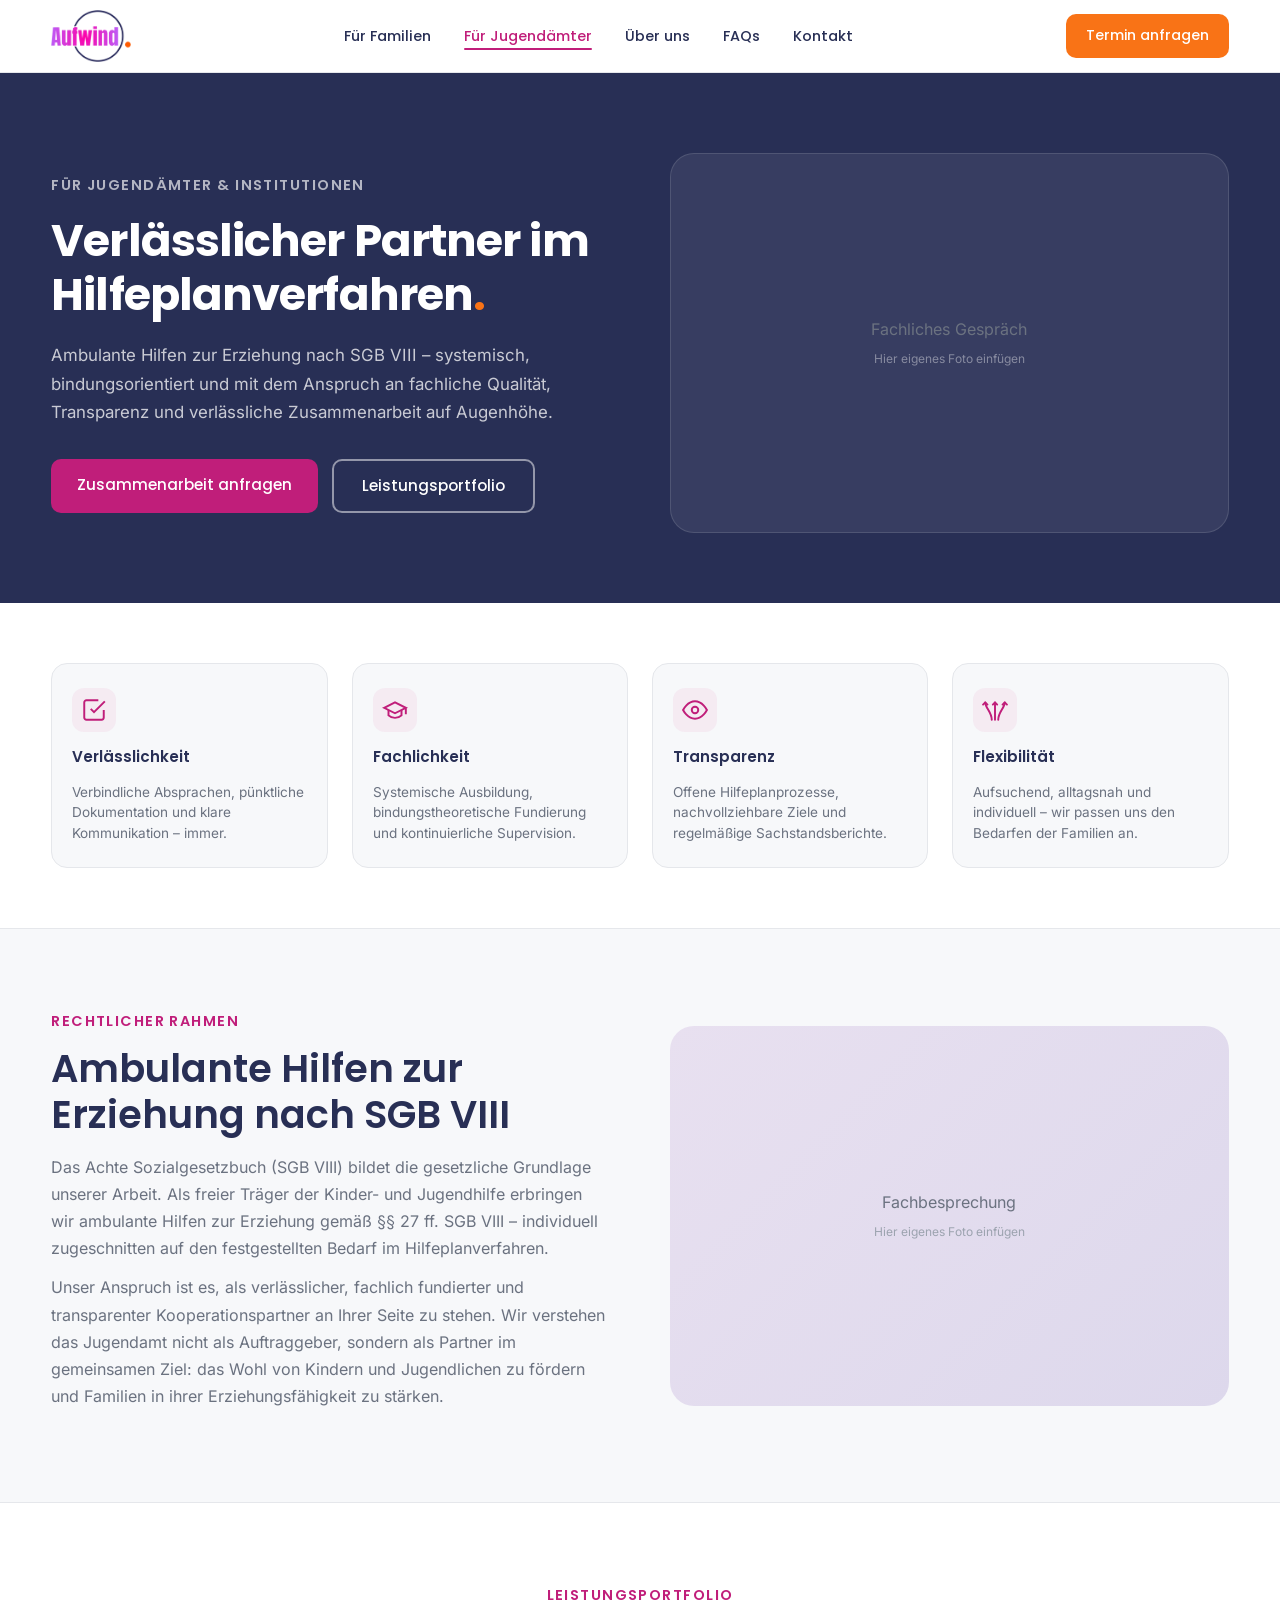
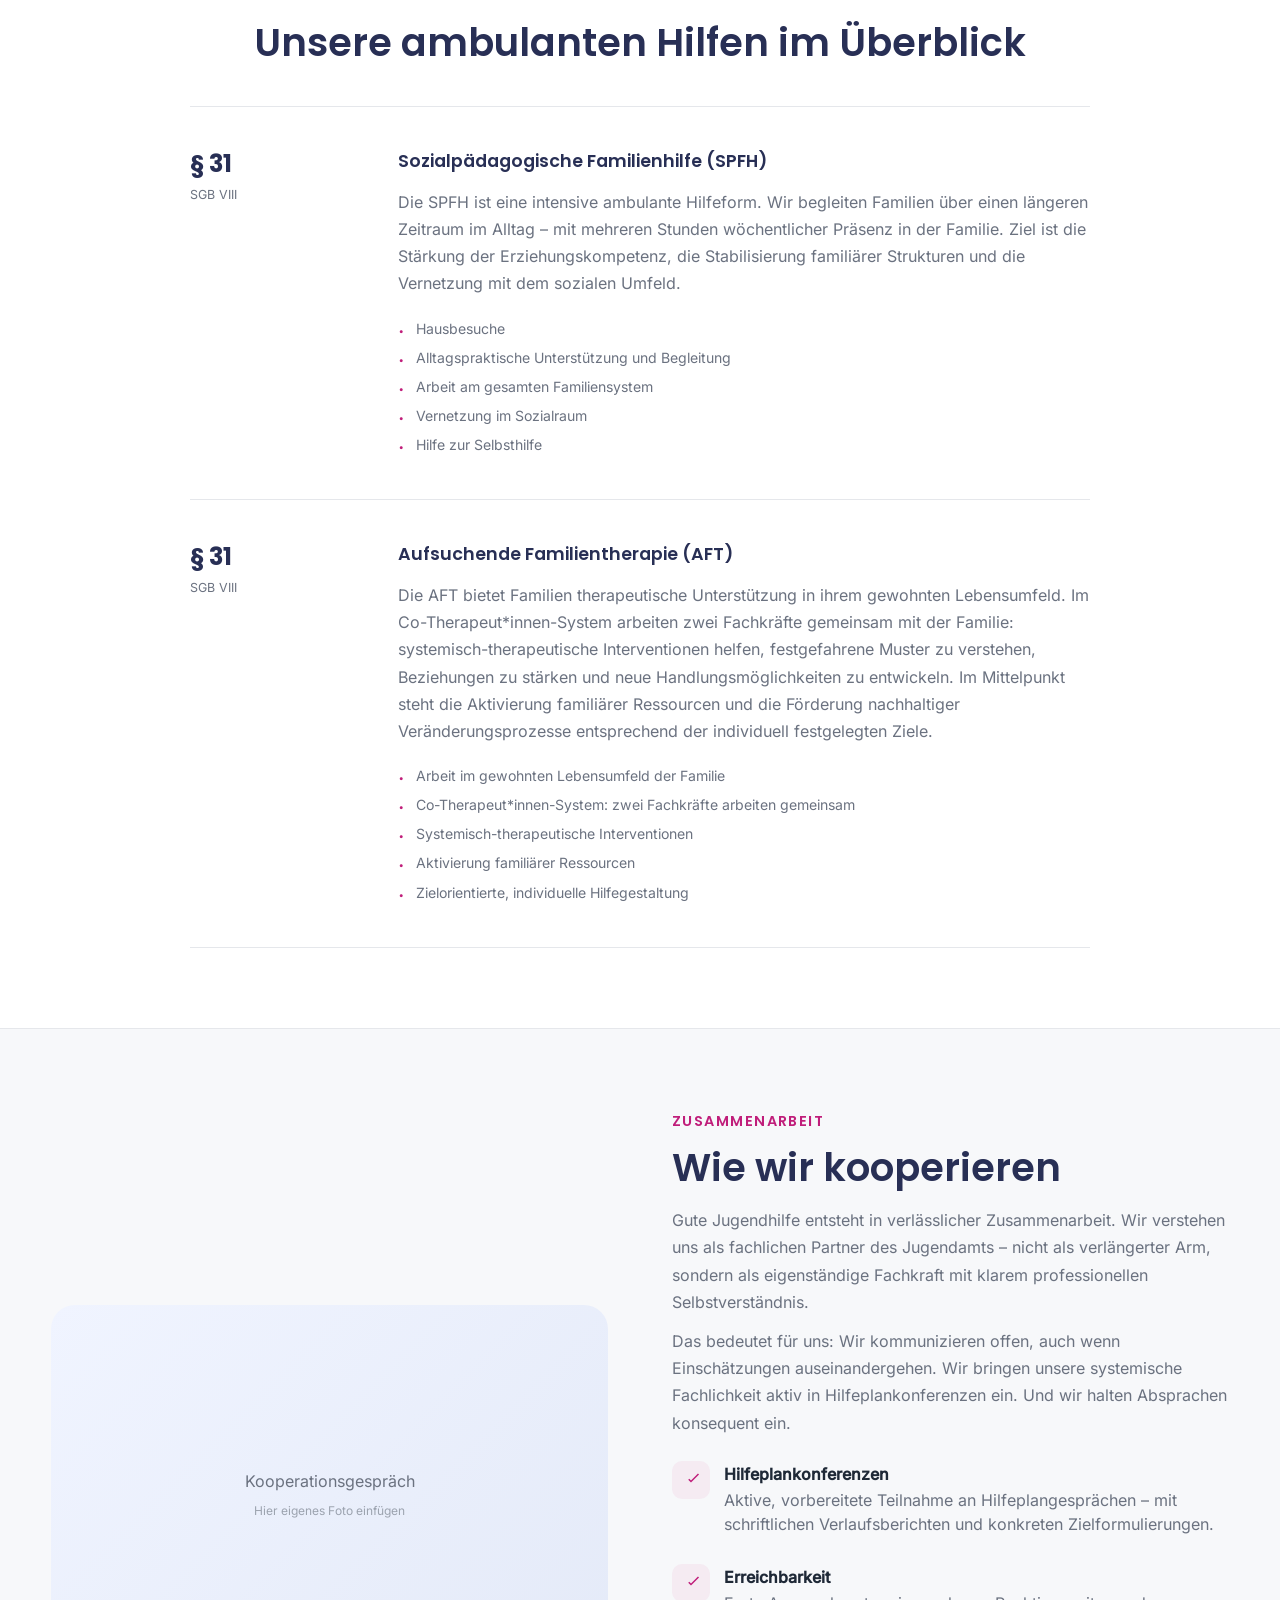
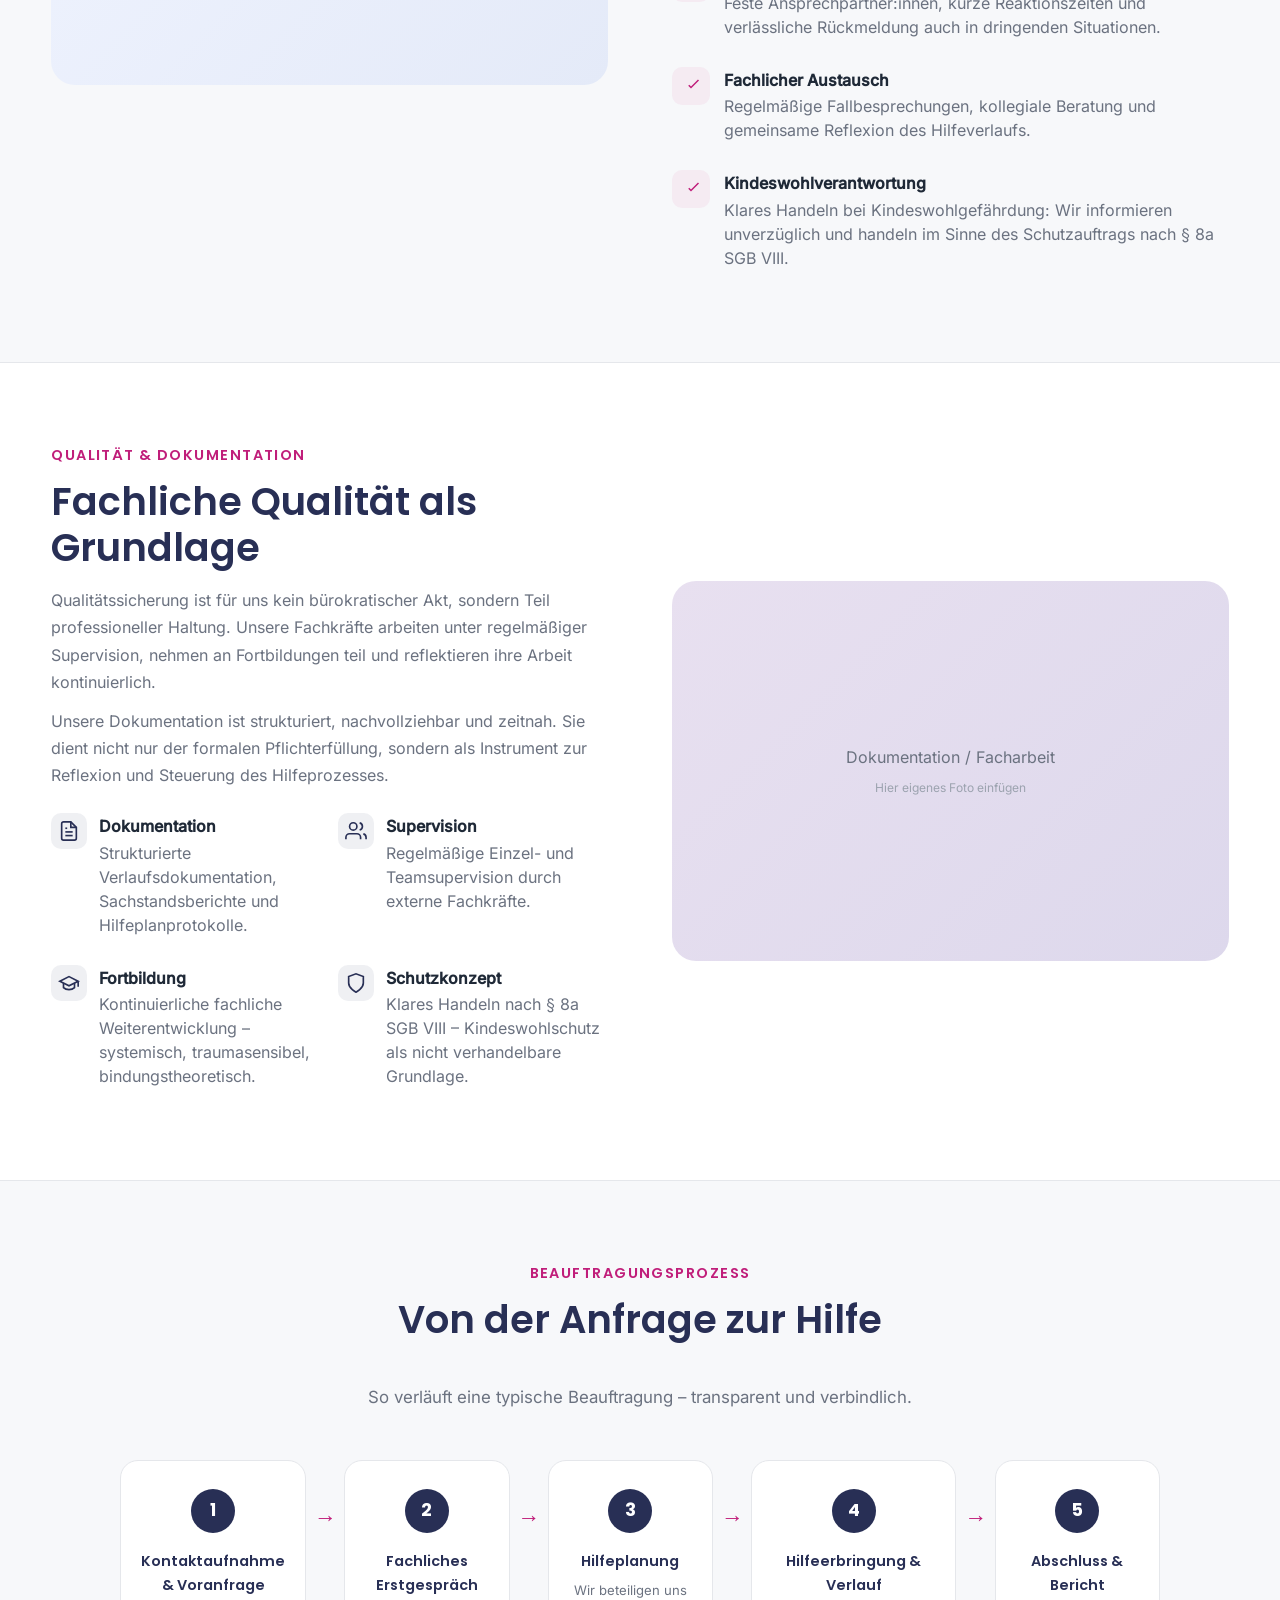
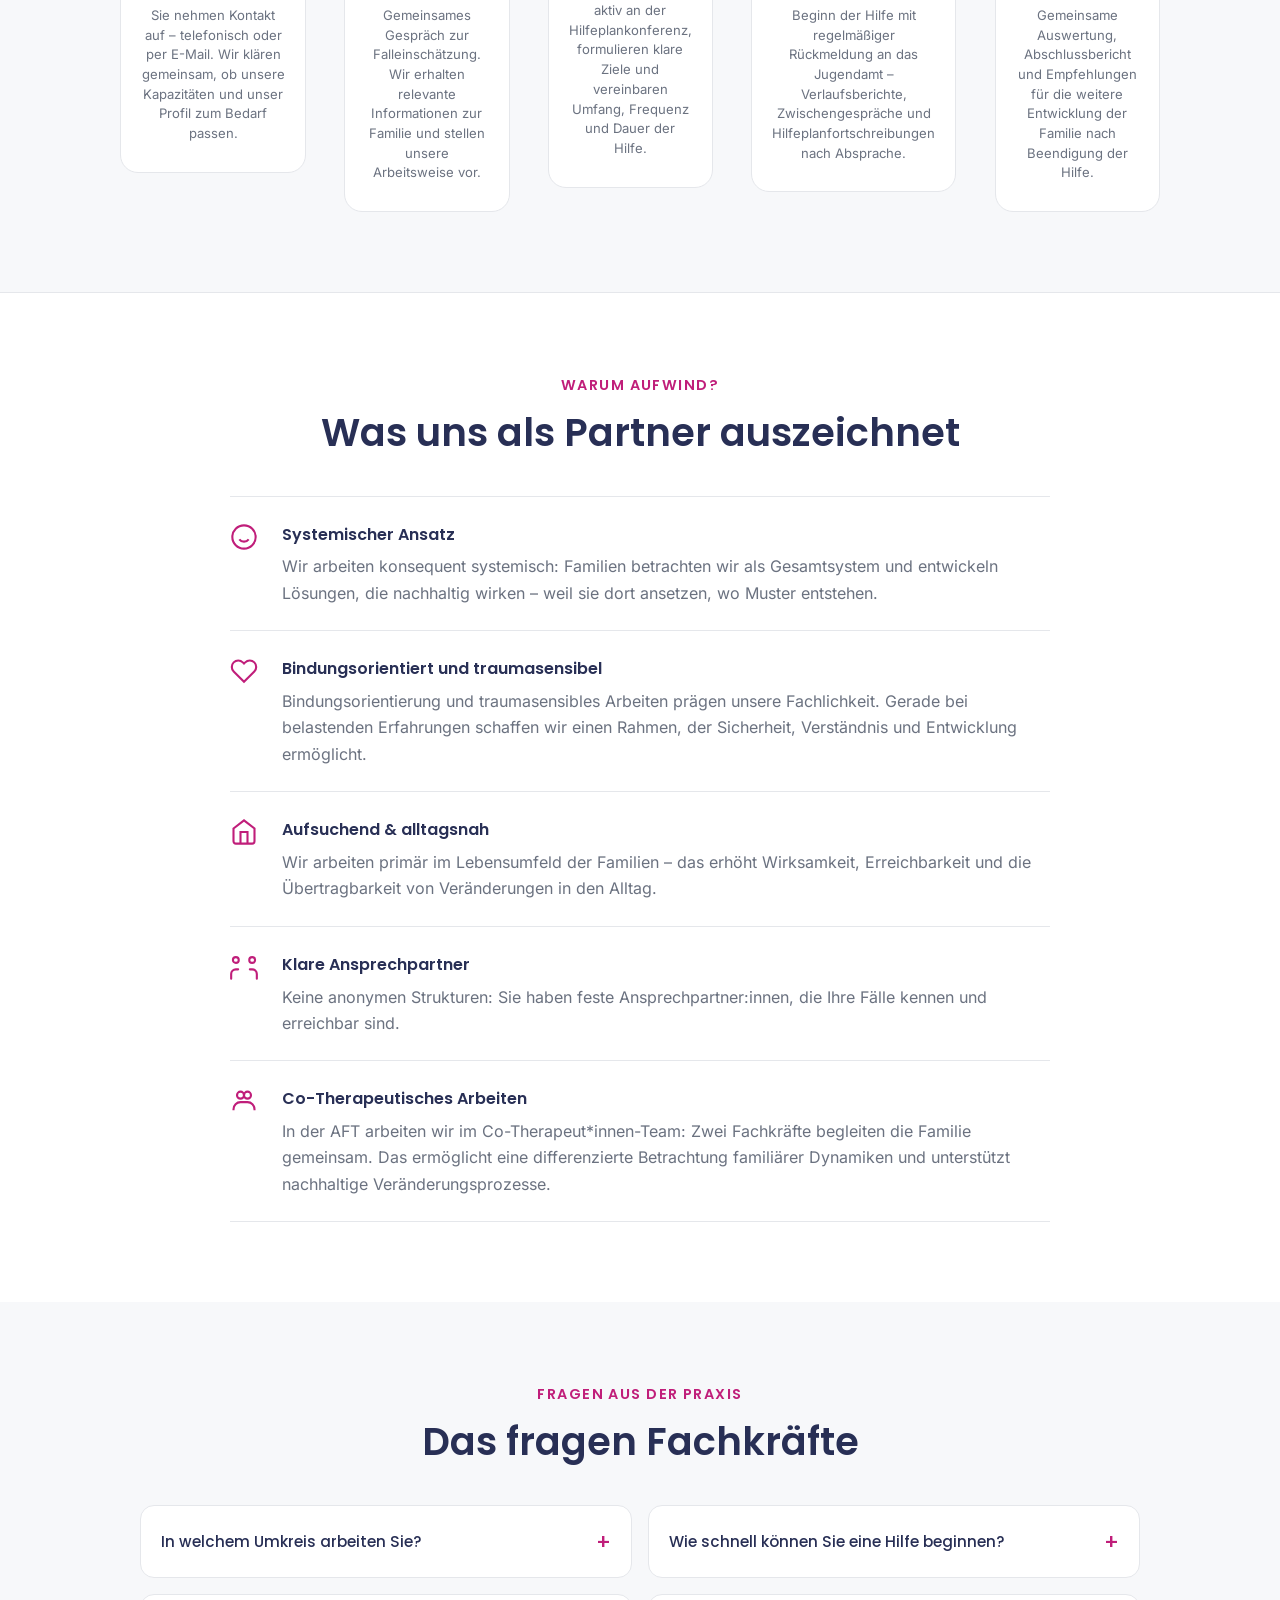
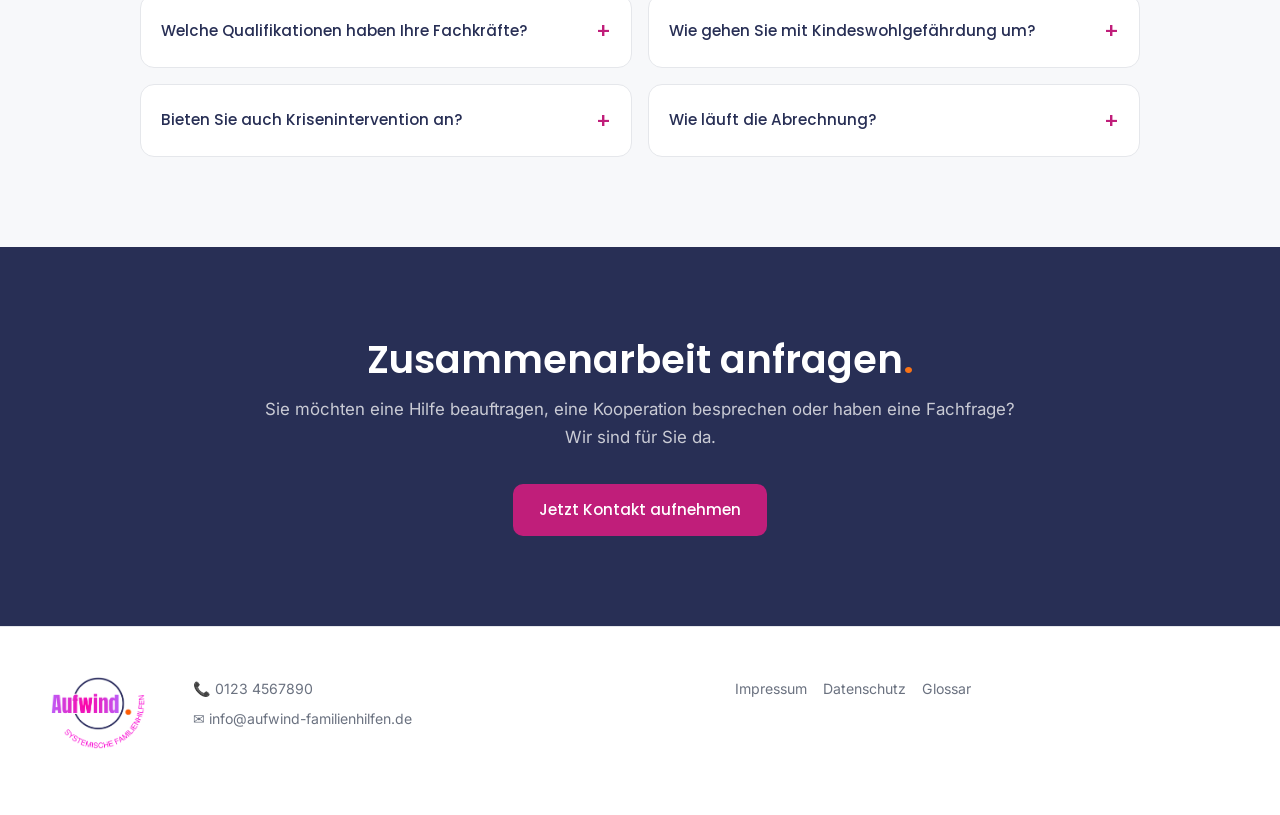
<file: jugendaemter.html>
<!DOCTYPE html>
<html lang="de">
<head>
<meta charset="UTF-8">
  <meta http-equiv="X-Frame-Options" content="DENY">
  <meta http-equiv="Content-Security-Policy" content="default-src 'self'; style-src 'self' 'unsafe-inline'; font-src 'self'; img-src 'self' data:; script-src 'self' 'unsafe-inline' https://api.web3forms.com; connect-src 'self' https://api.web3forms.com; frame-ancestors 'none'; base-uri 'self';">
  <meta name="referrer" content="strict-origin-when-cross-origin">
  <meta http-equiv="Permissions-Policy" content="camera=(), microphone=(), geolocation=()">
  <meta name="viewport" content="width=device-width, initial-scale=1.0">
<title>Für Jugendämter – Ambulante Hilfen zur Erziehung nach SGB VIII | Aufwind</title>
<meta name="description" content="Verlässlicher Kooperationspartner für Jugendämter: Ambulante Hilfen zur Erziehung nach SGB VIII, systemisch-bindungsorientiert, mit klarer Dokumentation und transparentem Hilfeplanverfahren.">
<link rel="icon" type="image/png" sizes="32x32" href="logo_kurz.png">
<link rel="icon" type="image/png" sizes="16x16" href="logo_kurz.png">
<link rel="apple-touch-icon" href="logo_kurz.png">
<link rel="stylesheet" href="style.css">
</head>
<body>
  <a class="skip-link" href="#main-content">Zum Hauptinhalt springen</a>

<!-- HEADER / NAV -->
<header class="header">
  <div class="container nav-inner">
    <div class="logo">
      <a href="index.html">
        <img src="logo_kurz.png" alt="Aufwind – Systemische Familienhilfen" class="logo-img">
      </a>
    </div>
    <nav class="main-nav" id="main-nav">
      <a href="familien.html">Für Familien</a>
      <a href="jugendaemter.html" class="nav-active">Für Jugendämter</a>
      <a href="ueber-uns.html">Über uns</a>
      <a href="faqs.html">FAQs</a>
      <a href="kontakt.html">Kontakt</a>
    </nav>
    <a href="kontakt.html" class="btn btn-orange nav-cta">Termin anfragen</a>
    <button class="burger" aria-label="Menü öffnen" aria-expanded="false" aria-controls="main-nav">
      <span></span><span></span><span></span>
    </button>
  </div>
</header>

<main id="main-content">

<!-- HERO -->
<section class="ja-page-hero">
  <div class="container ja-hero-layout">
    <div class="ja-hero-text">
      <p class="eyebrow" style="color:rgba(255,255,255,0.65);">FÜR JUGENDÄMTER &amp; INSTITUTIONEN</p>
      <h1 class="ja-hero-h1">Verlässlicher Partner im Hilfeplanverfahren<span style="color:var(--orange);">.</span></h1>
      <p class="ja-hero-sub">
        Ambulante Hilfen zur Erziehung nach SGB VIII – systemisch, bindungsorientiert und mit dem Anspruch an fachliche Qualität, Transparenz und verlässliche Zusammenarbeit auf Augenhöhe.
      </p>
      <div class="hero-buttons">
        <a href="kontakt.html" class="btn btn-magenta">Zusammenarbeit anfragen</a>
        <a href="#leistungsportfolio" class="btn btn-outline-white">Leistungsportfolio</a>
      </div>
    </div>
    <div class="ja-hero-img">
      <div class="ja-hero-img-placeholder">
        <p>Fachliches Gespräch</p>
        <small>Hier eigenes Foto einfügen</small>
      </div>
    </div>
  </div>
</section>

<!-- TRUST SIGNALS -->
<section class="section-trust">
  <div class="container">
    <div class="trust-grid">
      <div class="trust-card">
        <div class="trust-icon">
          <svg aria-hidden="true" width="26" height="26" fill="none" stroke="currentColor" stroke-width="1.8" viewBox="0 0 24 24"><polyline points="9 11 12 14 22 4"/><path d="M21 12v7a2 2 0 01-2 2H5a2 2 0 01-2-2V5a2 2 0 012-2h11"/></svg>
        </div>
        <h3>Verlässlichkeit</h3>
        <p>Verbindliche Absprachen, pünktliche Dokumentation und klare Kommunikation – immer.</p>
      </div>
      <div class="trust-card">
        <div class="trust-icon">
          <svg aria-hidden="true" width="26" height="26" fill="none" stroke="currentColor" stroke-width="1.8" viewBox="0 0 24 24"><path d="M22 10v6M2 10l10-5 10 5-10 5z"/><path d="M6 12v5c3 3 9 3 12 0v-5"/></svg>
        </div>
        <h3>Fachlichkeit</h3>
        <p>Systemische Ausbildung, bindungstheoretische Fundierung und kontinuierliche Supervision.</p>
      </div>
      <div class="trust-card">
        <div class="trust-icon">
          <svg aria-hidden="true" width="26" height="26" fill="none" stroke="currentColor" stroke-width="1.8" viewBox="0 0 24 24"><path d="M1 12s4-8 11-8 11 8 11 8-4 8-11 8-11-8-11-8z"/><circle cx="12" cy="12" r="3"/></svg>
        </div>
        <h3>Transparenz</h3>
        <p>Offene Hilfeplanprozesse, nachvollziehbare Ziele und regelmäßige Sachstandsberichte.</p>
      </div>
      <div class="trust-card">
        <div class="trust-icon">
          <svg aria-hidden="true" width="26" height="26" fill="none" stroke="currentColor" stroke-width="1.8" stroke-linecap="round" stroke-linejoin="round" viewBox="0 0 24 24"><path d="M9 21 C9 14 3 10 3 5"/><polyline points="1 7 3 5 5 7"/><line x1="12" y1="21" x2="12" y2="5"/><polyline points="10 7 12 5 14 7"/><path d="M15 21 C15 14 21 10 21 5"/><polyline points="19 7 21 5 23 7"/></svg>
        </div>
        <h3>Flexibilität</h3>
        <p>Aufsuchend, alltagsnah und individuell – wir passen uns den Bedarfen der Familien an.</p>
      </div>
    </div>
  </div>
</section>

<!-- INTRO / SGB VIII RAHMEN -->
<section class="section-ja-intro">
  <div class="container ja-intro-layout">
    <div class="ja-intro-text">
      <p class="section-eyebrow">RECHTLICHER RAHMEN</p>
      <h2>Ambulante Hilfen zur Erziehung nach SGB VIII</h2>
      <p>
        Das Achte Sozialgesetzbuch (SGB VIII) bildet die gesetzliche Grundlage unserer Arbeit. Als freier Träger der Kinder- und Jugendhilfe erbringen wir ambulante Hilfen zur Erziehung gemäß §§ 27 ff. SGB VIII – individuell zugeschnitten auf den festgestellten Bedarf im Hilfeplanverfahren.
      </p>
      <p>
        Unser Anspruch ist es, als verlässlicher, fachlich fundierter und transparenter Kooperationspartner an Ihrer Seite zu stehen. Wir verstehen das Jugendamt nicht als Auftraggeber, sondern als Partner im gemeinsamen Ziel: das Wohl von Kindern und Jugendlichen zu fördern und Familien in ihrer Erziehungsfähigkeit zu stärken.
      </p>
    </div>
    <div class="ja-intro-img">
      <div class="ja-img-placeholder">
        <p>Fachbesprechung</p>
        <small>Hier eigenes Foto einfügen</small>
      </div>
    </div>
  </div>
</section>

<!-- LEISTUNGSPORTFOLIO -->
<section class="section-ja-portfolio" id="leistungsportfolio">
  <div class="container">
    <p class="section-eyebrow center-text">LEISTUNGSPORTFOLIO</p>
    <h2 class="center-text ja-portfolio-heading">Unsere ambulanten Hilfen im Überblick</h2>
    <div class="ja-service-list">

      <div class="ja-service-strip">
        <div class="ja-service-left">
          <span class="ja-para-large">§ 31</span>
          <span class="ja-para-sub">SGB VIII</span>
        </div>
        <div class="ja-service-right">
          <h3>Sozialpädagogische Familienhilfe (SPFH)</h3>
          <p>Die SPFH ist eine intensive ambulante Hilfeform. Wir begleiten Familien über einen längeren Zeitraum im Alltag – mit mehreren Stunden wöchentlicher Präsenz in der Familie. Ziel ist die Stärkung der Erziehungskompetenz, die Stabilisierung familiärer Strukturen und die Vernetzung mit dem sozialen Umfeld.</p>
          <ul class="ja-list">
            <li>Hausbesuche</li>
            <li>Alltagspraktische Unterstützung und Begleitung</li>
            <li>Arbeit am gesamten Familiensystem</li>
            <li>Vernetzung im Sozialraum</li>
            <li>Hilfe zur Selbsthilfe</li>
          </ul>
        </div>
      </div>

      <div class="ja-service-strip">
        <div class="ja-service-left">
          <span class="ja-para-large">§ 31</span>
          <span class="ja-para-sub">SGB VIII</span>
        </div>
        <div class="ja-service-right">
          <h3>Aufsuchende Familientherapie (AFT)</h3>
          <p>Die AFT bietet Familien therapeutische Unterstützung in ihrem gewohnten Lebensumfeld. Im Co-Therapeut*innen-System arbeiten zwei Fachkräfte gemeinsam mit der Familie: systemisch-therapeutische Interventionen helfen, festgefahrene Muster zu verstehen, Beziehungen zu stärken und neue Handlungsmöglichkeiten zu entwickeln. Im Mittelpunkt steht die Aktivierung familiärer Ressourcen und die Förderung nachhaltiger Veränderungsprozesse entsprechend der individuell festgelegten Ziele.</p>
          <ul class="ja-list">
            <li>Arbeit im gewohnten Lebensumfeld der Familie</li>
            <li>Co-Therapeut*innen-System: zwei Fachkräfte arbeiten gemeinsam</li>
            <li>Systemisch-therapeutische Interventionen</li>
            <li>Aktivierung familiärer Ressourcen</li>
            <li>Zielorientierte, individuelle Hilfegestaltung</li>
          </ul>
        </div>
      </div>

    </div>
  </div>
</section>

<!-- KOOPERATIONSMODELL -->
<section class="section-ja-koop">
  <div class="container ja-koop-layout">
    <div class="ja-koop-img">
      <div class="ja-img-placeholder ja-img-light">
        <p>Kooperationsgespräch</p>
        <small>Hier eigenes Foto einfügen</small>
      </div>
    </div>
    <div class="ja-koop-text">
      <p class="section-eyebrow">ZUSAMMENARBEIT</p>
      <h2>Wie wir kooperieren</h2>
      <p>
        Gute Jugendhilfe entsteht in verlässlicher Zusammenarbeit. Wir verstehen uns als fachlichen Partner des Jugendamts – nicht als verlängerter Arm, sondern als eigenständige Fachkraft mit klarem professionellen Selbstverständnis.
      </p>
      <p>
        Das bedeutet für uns: Wir kommunizieren offen, auch wenn Einschätzungen auseinandergehen. Wir bringen unsere systemische Fachlichkeit aktiv in Hilfeplankonferenzen ein. Und wir halten Absprachen konsequent ein.
      </p>
      <div class="koop-punkte">
        <div class="koop-punkt">
          <div class="koop-punkt-icon">
            <svg aria-hidden="true" width="18" height="18" fill="none" stroke="currentColor" stroke-width="2" viewBox="0 0 24 24"><polyline points="9 11 12 14 22 4"/></svg>
          </div>
          <div>
            <strong>Hilfeplankonferenzen</strong>
            <p>Aktive, vorbereitete Teilnahme an Hilfeplangesprächen – mit schriftlichen Verlaufsberichten und konkreten Zielformulierungen.</p>
          </div>
        </div>
        <div class="koop-punkt">
          <div class="koop-punkt-icon">
            <svg aria-hidden="true" width="18" height="18" fill="none" stroke="currentColor" stroke-width="2" viewBox="0 0 24 24"><polyline points="9 11 12 14 22 4"/></svg>
          </div>
          <div>
            <strong>Erreichbarkeit</strong>
            <p>Feste Ansprechpartner:innen, kurze Reaktionszeiten und verlässliche Rückmeldung auch in dringenden Situationen.</p>
          </div>
        </div>
        <div class="koop-punkt">
          <div class="koop-punkt-icon">
            <svg aria-hidden="true" width="18" height="18" fill="none" stroke="currentColor" stroke-width="2" viewBox="0 0 24 24"><polyline points="9 11 12 14 22 4"/></svg>
          </div>
          <div>
            <strong>Fachlicher Austausch</strong>
            <p>Regelmäßige Fallbesprechungen, kollegiale Beratung und gemeinsame Reflexion des Hilfeverlaufs.</p>
          </div>
        </div>
        <div class="koop-punkt">
          <div class="koop-punkt-icon">
            <svg aria-hidden="true" width="18" height="18" fill="none" stroke="currentColor" stroke-width="2" viewBox="0 0 24 24"><polyline points="9 11 12 14 22 4"/></svg>
          </div>
          <div>
            <strong>Kindeswohlverantwortung</strong>
            <p>Klares Handeln bei Kindeswohlgefährdung: Wir informieren unverzüglich und handeln im Sinne des Schutzauftrags nach § 8a SGB VIII.</p>
          </div>
        </div>
      </div>
    </div>
  </div>
</section>

<!-- QUALITÄTSSICHERUNG -->
<section class="section-ja-qualitaet">
  <div class="container ja-koop-layout">
    <div class="ja-koop-text">
      <p class="section-eyebrow">QUALITÄT &amp; DOKUMENTATION</p>
      <h2>Fachliche Qualität als Grundlage</h2>
      <p>
        Qualitätssicherung ist für uns kein bürokratischer Akt, sondern Teil professioneller Haltung. Unsere Fachkräfte arbeiten unter regelmäßiger Supervision, nehmen an Fortbildungen teil und reflektieren ihre Arbeit kontinuierlich.
      </p>
      <p>
        Unsere Dokumentation ist strukturiert, nachvollziehbar und zeitnah. Sie dient nicht nur der formalen Pflichterfüllung, sondern als Instrument zur Reflexion und Steuerung des Hilfeprozesses.
      </p>
      <div class="qualitaet-grid">
        <div class="qualitaet-item">
          <div class="qualitaet-icon">
            <svg aria-hidden="true" width="22" height="22" fill="none" stroke="currentColor" stroke-width="1.8" viewBox="0 0 24 24"><path d="M14 2H6a2 2 0 00-2 2v16a2 2 0 002 2h12a2 2 0 002-2V8z"/><polyline points="14 2 14 8 20 8"/><line x1="16" y1="13" x2="8" y2="13"/><line x1="16" y1="17" x2="8" y2="17"/><polyline points="10 9 9 9 8 9"/></svg>
          </div>
          <div>
            <strong>Dokumentation</strong>
            <p>Strukturierte Verlaufsdokumentation, Sachstandsberichte und Hilfeplanprotokolle.</p>
          </div>
        </div>
        <div class="qualitaet-item">
          <div class="qualitaet-icon">
            <svg aria-hidden="true" width="22" height="22" fill="none" stroke="currentColor" stroke-width="1.8" viewBox="0 0 24 24"><path d="M17 21v-2a4 4 0 00-4-4H5a4 4 0 00-4 4v2"/><circle cx="9" cy="7" r="4"/><path d="M23 21v-2a4 4 0 00-3-3.87"/><path d="M16 3.13a4 4 0 010 7.75"/></svg>
          </div>
          <div>
            <strong>Supervision</strong>
            <p>Regelmäßige Einzel- und Teamsupervision durch externe Fachkräfte.</p>
          </div>
        </div>
        <div class="qualitaet-item">
          <div class="qualitaet-icon">
            <svg aria-hidden="true" width="22" height="22" fill="none" stroke="currentColor" stroke-width="1.8" viewBox="0 0 24 24"><path d="M22 10v6M2 10l10-5 10 5-10 5z"/><path d="M6 12v5c3 3 9 3 12 0v-5"/></svg>
          </div>
          <div>
            <strong>Fortbildung</strong>
            <p>Kontinuierliche fachliche Weiterentwicklung – systemisch, traumasensibel, bindungstheoretisch.</p>
          </div>
        </div>
        <div class="qualitaet-item">
          <div class="qualitaet-icon">
            <svg aria-hidden="true" width="22" height="22" fill="none" stroke="currentColor" stroke-width="1.8" viewBox="0 0 24 24"><path d="M12 22s8-4 8-10V5l-8-3-8 3v7c0 6 8 10 8 10z"/></svg>
          </div>
          <div>
            <strong>Schutzkonzept</strong>
            <p>Klares Handeln nach § 8a SGB VIII – Kindeswohlschutz als nicht verhandelbare Grundlage.</p>
          </div>
        </div>
      </div>
    </div>
    <div class="ja-koop-img">
      <div class="ja-img-placeholder">
        <p>Dokumentation / Facharbeit</p>
        <small>Hier eigenes Foto einfügen</small>
      </div>
    </div>
  </div>
</section>

<!-- ABLAUF EINER BEAUFTRAGUNG -->
<section class="section-ja-ablauf">
  <div class="container">
    <p class="section-eyebrow center-text">BEAUFTRAGUNGSPROZESS</p>
    <h2 class="center-text ja-ablauf-heading">Von der Anfrage zur Hilfe</h2>
    <p class="section-sub center-text">So verläuft eine typische Beauftragung – transparent und verbindlich.</p>
    <div class="ja-ablauf-grid">
      <div class="ja-ablauf-step">
        <div class="ja-ablauf-nr">1</div>
        <h4>Kontaktaufnahme &amp; Voranfrage</h4>
        <p>Sie nehmen Kontakt auf – telefonisch oder per E-Mail. Wir klären gemeinsam, ob unsere Kapazitäten und unser Profil zum Bedarf passen.</p>
      </div>
      <div class="ja-ablauf-connector"></div>
      <div class="ja-ablauf-step">
        <div class="ja-ablauf-nr">2</div>
        <h4>Fachliches Erstgespräch</h4>
        <p>Gemeinsames Gespräch zur Falleinschätzung. Wir erhalten relevante Informationen zur Familie und stellen unsere Arbeitsweise vor.</p>
      </div>
      <div class="ja-ablauf-connector"></div>
      <div class="ja-ablauf-step">
        <div class="ja-ablauf-nr">3</div>
        <h4>Hilfeplanung</h4>
        <p>Wir beteiligen uns aktiv an der Hilfeplankonferenz, formulieren klare Ziele und vereinbaren Umfang, Frequenz und Dauer der Hilfe.</p>
      </div>
      <div class="ja-ablauf-connector"></div>
      <div class="ja-ablauf-step">
        <div class="ja-ablauf-nr">4</div>
        <h4>Hilfeerbringung &amp; Verlauf</h4>
        <p>Beginn der Hilfe mit regelmäßiger Rückmeldung an das Jugendamt – Verlaufsberichte, Zwischengespräche und Hilfeplanfortschreibungen nach Absprache.</p>
      </div>
      <div class="ja-ablauf-connector"></div>
      <div class="ja-ablauf-step">
        <div class="ja-ablauf-nr">5</div>
        <h4>Abschluss &amp; Bericht</h4>
        <p>Gemeinsame Auswertung, Abschlussbericht und Empfehlungen für die weitere Entwicklung der Familie nach Beendigung der Hilfe.</p>
      </div>
    </div>
  </div>
</section>

<!-- WARUM AUFWIND -->
<section class="section-ja-warum">
  <div class="container">
    <p class="section-eyebrow center-text">WARUM AUFWIND?</p>
    <h2 class="center-text ja-warum-heading">Was uns als Partner auszeichnet</h2>
    <div class="warum-grid">
      <div class="warum-card">
        <div class="warum-icon">
          <svg aria-hidden="true" width="28" height="28" fill="none" stroke="currentColor" stroke-width="1.8" viewBox="0 0 24 24"><circle cx="12" cy="12" r="10"/><path d="M8 14s1.5 2 4 2 4-2 4-2"/><line x1="9" y1="9" x2="9.01" y2="9"/><line x1="15" y1="9" x2="15.01" y2="9"/></svg>
        </div>
        <div class="warum-card-body">
          <h3>Systemischer Ansatz</h3>
          <p>Wir arbeiten konsequent systemisch: Familien betrachten wir als Gesamtsystem und entwickeln Lösungen, die nachhaltig wirken – weil sie dort ansetzen, wo Muster entstehen.</p>
        </div>
      </div>
      <div class="warum-card">
        <div class="warum-icon">
          <svg aria-hidden="true" width="28" height="28" fill="none" stroke="currentColor" stroke-width="1.8" viewBox="0 0 24 24"><path d="M20.84 4.61a5.5 5.5 0 00-7.78 0L12 5.67l-1.06-1.06a5.5 5.5 0 00-7.78 7.78l1.06 1.06L12 21.23l7.78-7.78 1.06-1.06a5.5 5.5 0 000-7.78z"/></svg>
        </div>
        <div class="warum-card-body">
          <h3>Bindungsorientiert und traumasensibel</h3>
          <p>Bindungsorientierung und traumasensibles Arbeiten prägen unsere Fachlichkeit. Gerade bei belastenden Erfahrungen schaffen wir einen Rahmen, der Sicherheit, Verständnis und Entwicklung ermöglicht.</p>
        </div>
      </div>
      <div class="warum-card">
        <div class="warum-icon">
          <svg aria-hidden="true" width="28" height="28" fill="none" stroke="currentColor" stroke-width="1.8" viewBox="0 0 24 24"><path d="M3 9l9-7 9 7v11a2 2 0 01-2 2H5a2 2 0 01-2-2z"/><polyline points="9 22 9 12 15 12 15 22"/></svg>
        </div>
        <div class="warum-card-body">
          <h3>Aufsuchend &amp; alltagsnah</h3>
          <p>Wir arbeiten primär im Lebensumfeld der Familien – das erhöht Wirksamkeit, Erreichbarkeit und die Übertragbarkeit von Veränderungen in den Alltag.</p>
        </div>
      </div>
      <div class="warum-card">
        <div class="warum-icon">
          <svg aria-hidden="true" width="28" height="28" fill="none" stroke="currentColor" stroke-width="1.8" stroke-linecap="round" stroke-linejoin="round" viewBox="0 0 24 24"><circle cx="5" cy="6" r="2.5"/><path d="M1 22v-4a4 4 0 014-4h2"/><circle cx="19" cy="6" r="2.5"/><path d="M23 22v-4a4 4 0 00-4-4h-2"/></svg>
        </div>
        <div class="warum-card-body">
          <h3>Klare Ansprechpartner</h3>
          <p>Keine anonymen Strukturen: Sie haben feste Ansprechpartner:innen, die Ihre Fälle kennen und erreichbar sind.</p>
        </div>
      </div>
      <div class="warum-card">
        <div class="warum-icon">
          <svg aria-hidden="true" width="28" height="28" fill="none" stroke="currentColor" stroke-width="1.8" viewBox="0 0 24 24"><circle cx="9" cy="7" r="3"/><circle cx="15" cy="7" r="3"/><path d="M3 20v-1a6 6 0 016-6h6a6 6 0 016 6v1"/></svg>
        </div>
        <div class="warum-card-body">
          <h3>Co-Therapeutisches Arbeiten</h3>
          <p>In der AFT arbeiten wir im Co-Therapeut*innen-Team: Zwei Fachkräfte begleiten die Familie gemeinsam. Das ermöglicht eine differenzierte Betrachtung familiärer Dynamiken und unterstützt nachhaltige Veränderungsprozesse.</p>
        </div>
      </div>
    </div>
  </div>
</section>

<!-- FAQ FÜR FACHKRÄFTE -->
<section class="section-faq">
  <div class="container">
    <p class="section-eyebrow center-text">FRAGEN AUS DER PRAXIS</p>
    <h2 class="center-text faq-heading">Das fragen Fachkräfte</h2>
    <div class="faq-grid">

      <details class="faq-item">
        <summary>In welchem Umkreis arbeiten Sie?</summary>
        <p>Wir sind primär im Raum Neustadt in Holstein + 30 km tätig. Bei Bedarf klären wir gerne im Einzelfall, ob eine Begleitung auch in angrenzenden Bereichen möglich ist. Sprechen Sie uns gerne direkt an.</p>
      </details>

      <details class="faq-item">
        <summary>Wie schnell können Sie eine Hilfe beginnen?</summary>
        <p>Das hängt von unseren aktuellen Kapazitäten ab. In der Regel können wir innerhalb von zwei bis vier Wochen nach Beauftragung mit der Hilfe beginnen. Bei Krisenlagen bemühen wir uns um schnellere Reaktion – bitte nehmen Sie direkt telefonisch Kontakt auf.</p>
      </details>

      <details class="faq-item">
        <summary>Welche Qualifikationen haben Ihre Fachkräfte?</summary>
        <p>Unsere Fachkräfte verfügen über anerkannte sozialpädagogische oder systemische Zusatzqualifikationen. Alle arbeiten unter regelmäßiger Supervision. Details teilen wir auf Anfrage gerne mit.</p>
      </details>

      <details class="faq-item">
        <summary>Wie gehen Sie mit Kindeswohlgefährdung um?</summary>
        <p>Wir haben ein klares Schutzkonzept und handeln nach § 8a SGB VIII.</p>
      </details>

      <details class="faq-item">
        <summary>Bieten Sie auch Krisenintervention an?</summary>
        <p>Ja. In akuten Krisen im Rahmen laufender Hilfen reagieren wir zeitnah. Für neue Fälle mit akutem Krisenbedarf sprechen Sie uns bitte direkt telefonisch an – wir klären gemeinsam, wie wir helfen können.</p>
      </details>

      <details class="faq-item">
        <summary>Wie läuft die Abrechnung?</summary>
        <p>Die Abrechnung erfolgt auf Grundlage der vereinbarten Fachleistungsstunden bzw. der Leistungsbeschreibung gemäß Hilfeplan. Wir sind an den Abrechnungsmodalitäten Ihres Jugendamts orientiert und stimmen Details im Vorfeld transparent ab.</p>
      </details>

    </div>
  </div>
</section>

<!-- CTA -->
<section class="section-cta section-cta-navy">
  <div class="container narrow-center">
    <h2 class="cta-navy-heading">Zusammenarbeit anfragen<span style="color:var(--orange);">.</span></h2>
    <p class="cta-navy-sub">Sie möchten eine Hilfe beauftragen, eine Kooperation besprechen oder haben eine Fachfrage? Wir sind für Sie da.</p>
    <div class="cta-buttons">
      <a href="kontakt.html" class="btn btn-magenta">Jetzt Kontakt aufnehmen</a>
    </div>
  </div>
</section>

</main>

<!-- FOOTER -->
<footer class="footer">
  <div class="container footer-inner">
    <div class="footer-brand">
      <div class="footer-logo">
        <img src="logo_aufwind.png" alt="Aufwind – Systemische Familienhilfen" class="footer-logo-img">
      </div>
    </div>    <div class="footer-contact">
      <p>📞 0123 4567890</p>
      <p>✉ info@aufwind-familienhilfen.de</p>
    </div>
    <div class="footer-links">
      <a href="impressum.html">Impressum</a>
      <a href="datenschutz.html">Datenschutz</a>
      <a href="glossar.html">Glossar</a>
    </div>
  </div>
</footer>

<script>
  const burger = document.querySelector('.burger');
  const nav = document.querySelector('.main-nav');
  burger.addEventListener('click', () => {
    const isOpen = nav.classList.toggle('nav-open');
    burger.classList.toggle('burger-open');
    burger.setAttribute('aria-expanded', isOpen);
  });
</script>


<!-- SCROLL TO TOP -->
<button class="scroll-top" id="scrollTop" aria-label="Nach oben" title="Nach oben">
  <svg aria-hidden="true" width="20" height="20" fill="none" stroke="currentColor" stroke-width="2.2" viewBox="0 0 24 24"><polyline points="18 15 12 9 6 15"/></svg>
</button>

<script>
  const scrollBtn = document.getElementById('scrollTop');
  window.addEventListener('scroll', () => {
    scrollBtn.classList.toggle('scroll-top-visible', window.scrollY > 300);
  });
  scrollBtn.addEventListener('click', () => {
    window.scrollTo({ top: 0, behavior: 'smooth' });
  });
</script>

</body>
</html>
                                                                                                                                                                                                                                                                                                                                                                                                                                                                                                                                                                                                                                                                                                                                                                                                                                                                                                                                                                                                                                                                                                                                                                                                                                                                                                                                                                                                                                                                                                                                                                                                                                                                                                                                                                                
</file>
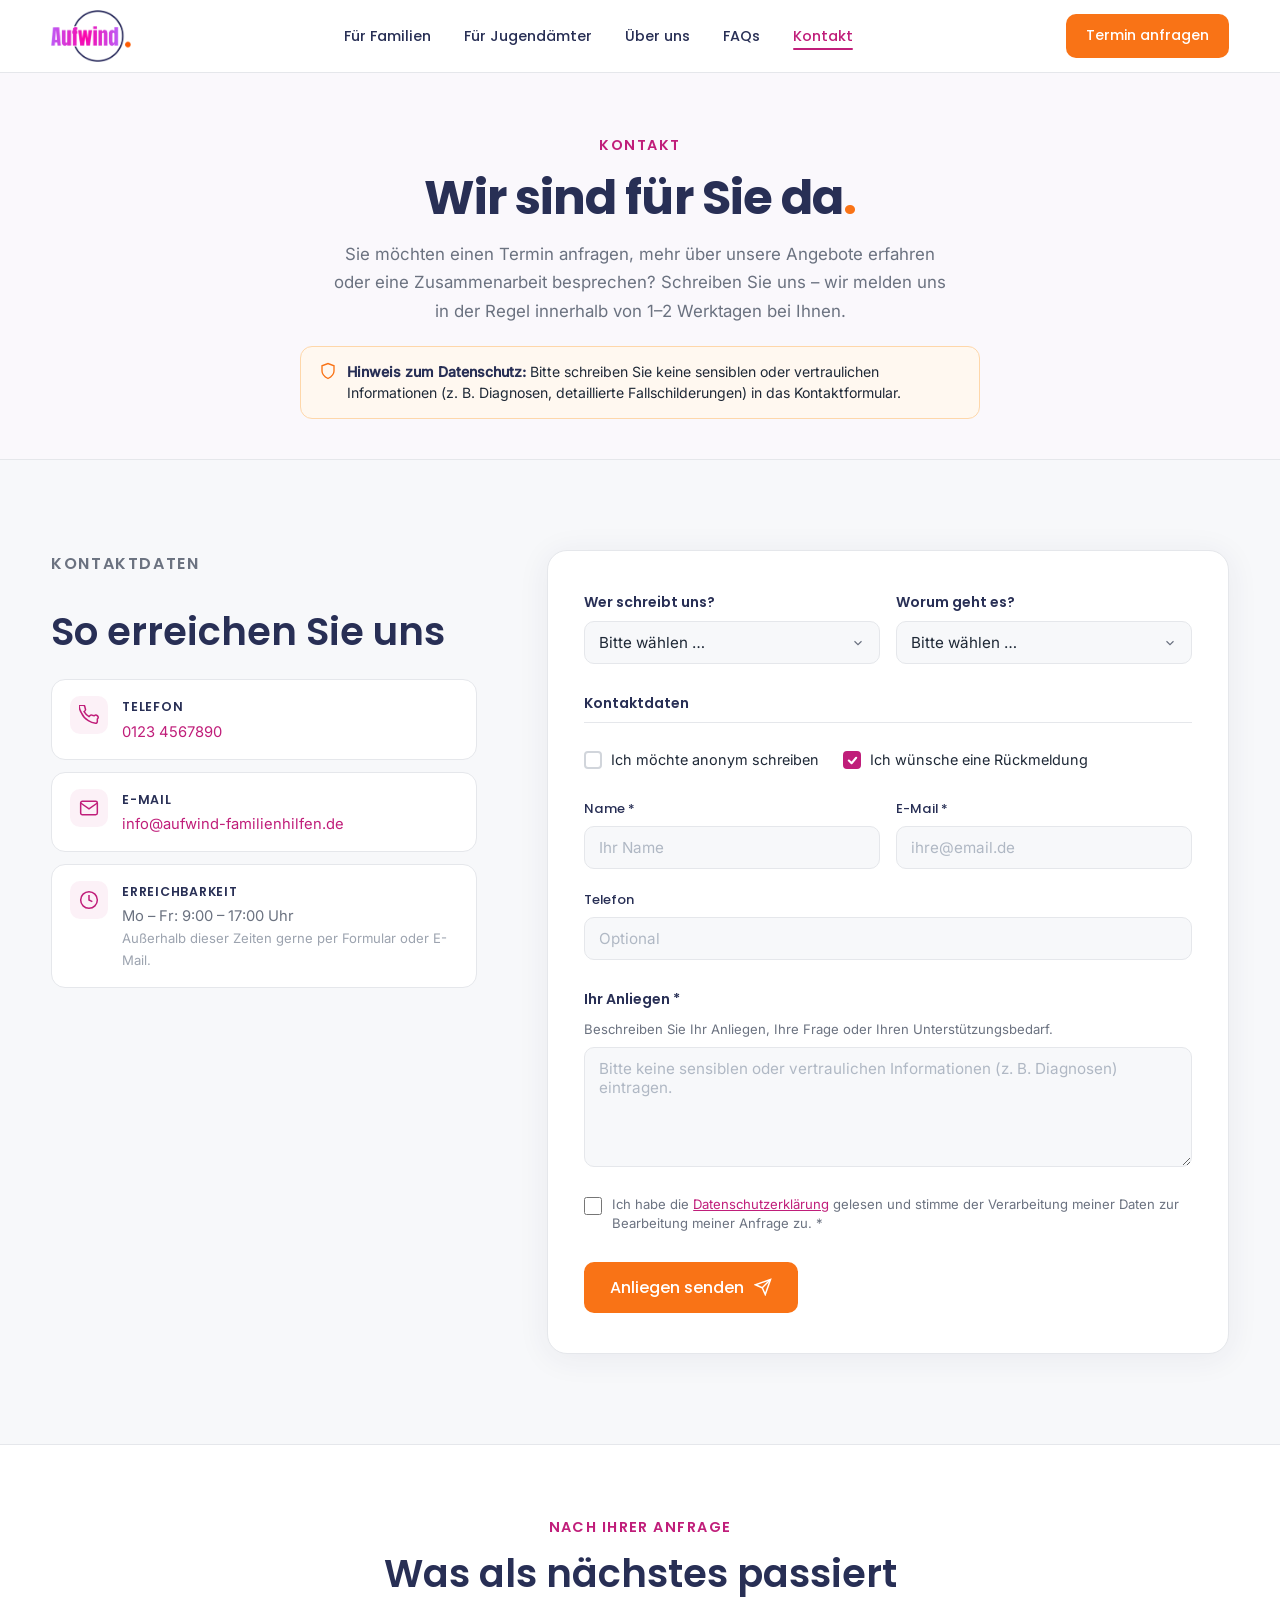
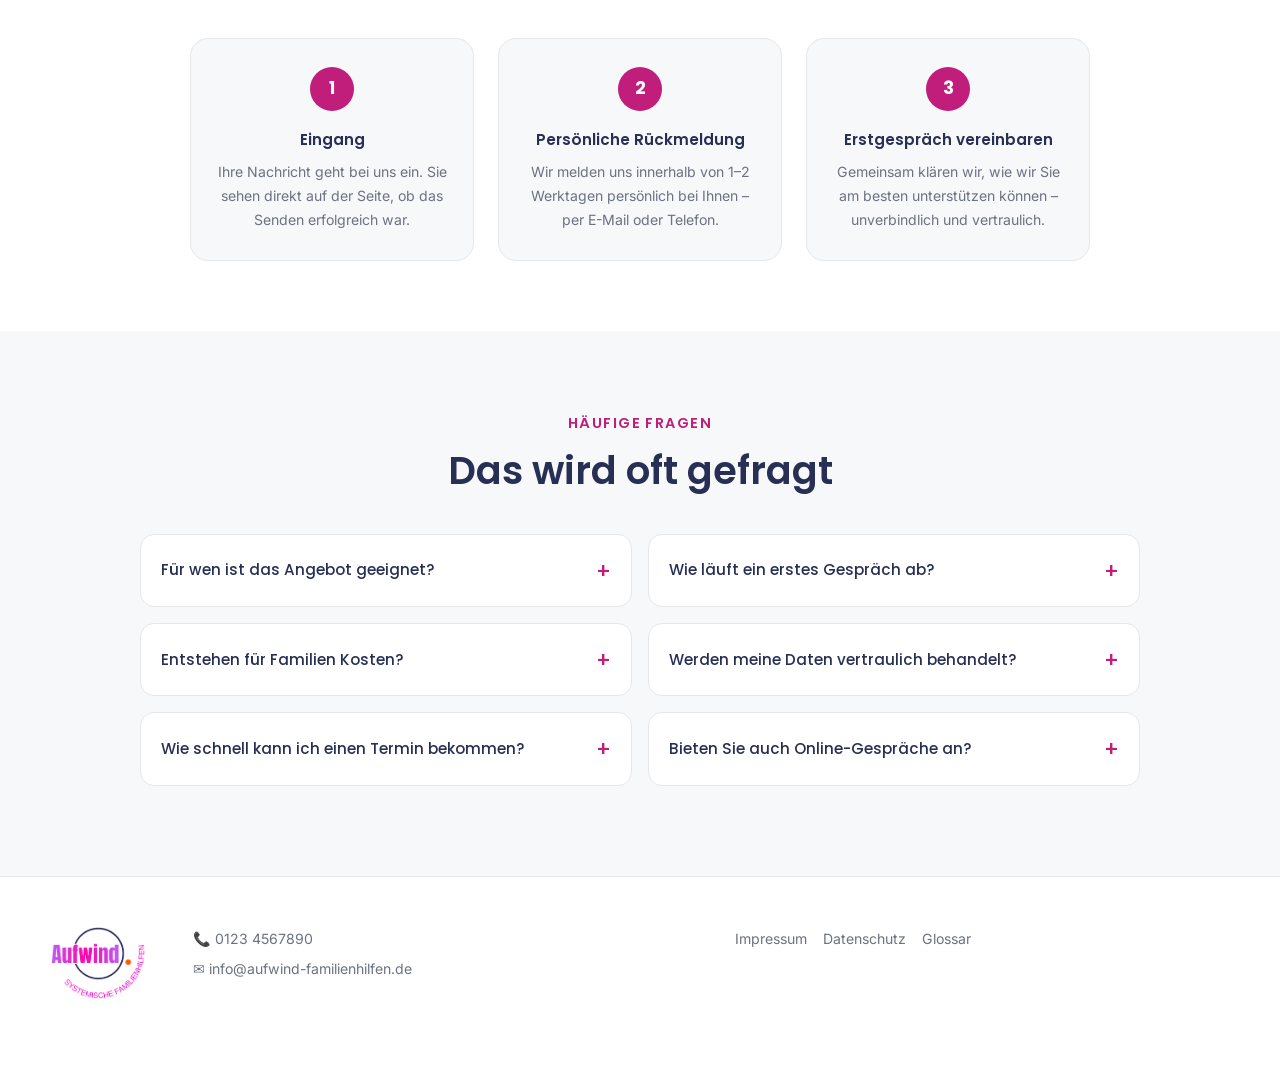
<file: kontakt.html>
<!DOCTYPE html>
<html lang="de">
<head>
<meta charset="UTF-8">
  <meta http-equiv="X-Frame-Options" content="DENY">
  <meta http-equiv="Content-Security-Policy" content="default-src 'self'; style-src 'self' 'unsafe-inline'; font-src 'self'; img-src 'self' data:; script-src 'self' 'unsafe-inline' https://api.web3forms.com; connect-src 'self' https://api.web3forms.com; frame-ancestors 'none'; base-uri 'self';">
  <meta name="referrer" content="strict-origin-when-cross-origin">
  <meta http-equiv="Permissions-Policy" content="camera=(), microphone=(), geolocation=()">
  <meta name="viewport" content="width=device-width, initial-scale=1.0">
<title>Kontakt – Aufwind Systemische Familienhilfen</title>
<link rel="icon" type="image/png" sizes="32x32" href="logo_kurz.png">
<link rel="icon" type="image/png" sizes="16x16" href="logo_kurz.png">
<link rel="apple-touch-icon" href="logo_kurz.png">
<link rel="stylesheet" href="style.css">
</head>
<body>
  <a class="skip-link" href="#main-content">Zum Hauptinhalt springen</a>

<!-- HEADER / NAV -->
<header class="header">
  <div class="container nav-inner">
    <div class="logo">
      <a href="index.html">
        <img src="logo_kurz.png" alt="Aufwind – Systemische Familienhilfen" class="logo-img">
      </a>
    </div>
    <nav class="main-nav" id="main-nav">
      <a href="familien.html">Für Familien</a>
      <a href="jugendaemter.html">Für Jugendämter</a>
      <a href="ueber-uns.html">Über uns</a>
      <a href="faqs.html">FAQs</a>
      <a href="kontakt.html" class="nav-active">Kontakt</a>
    </nav>
    <a href="kontakt.html" class="btn btn-orange nav-cta">Termin anfragen</a>
    <button class="burger" aria-label="Menü öffnen" aria-expanded="false" aria-controls="main-nav">
      <span></span><span></span><span></span>
    </button>
  </div>
</header>

<main id="main-content">

<!-- PAGE HERO -->
<section class="page-hero">
  <div class="container narrow-center">
    <p class="eyebrow">KONTAKT</p>
    <h1 class="page-hero-h1">Wir sind für Sie da<span class="h1-orange-dot">.</span></h1>
    <p class="page-hero-sub">
      Sie möchten einen Termin anfragen, mehr über unsere Angebote erfahren oder eine Zusammenarbeit besprechen?
      Schreiben Sie uns – wir melden uns in der Regel innerhalb von 1–2 Werktagen bei Ihnen.
    </p>
    <div class="privacy-hint">
      <svg aria-hidden="true" width="18" height="18" fill="none" stroke="currentColor" stroke-width="1.8" viewBox="0 0 24 24"><path d="M12 22s8-4 8-10V5l-8-3-8 3v7c0 6 8 10 8 10z"/></svg>
      <span><strong>Hinweis zum Datenschutz:</strong> Bitte schreiben Sie keine sensiblen oder vertraulichen Informationen (z.&nbsp;B. Diagnosen, detaillierte Fallschilderungen) in das Kontaktformular.</span>
    </div>
  </div>
</section>

<!-- KONTAKTDATEN + FORMULAR -->
<section class="section-kontakt kontakt-page-section">
  <div class="container kontakt-layout">

    <!-- LINKE SPALTE: Kontaktdaten -->
    <div class="kontakt-intro">
      <p class="section-eyebrow">KONTAKTDATEN</p>
      <h2>So erreichen Sie uns</h2>

      <div class="kontakt-cards">
        <div class="kontakt-card">
          <div class="kontakt-card-icon">
            <svg aria-hidden="true" width="20" height="20" fill="none" stroke="currentColor" stroke-width="1.8" viewBox="0 0 24 24"><path d="M22 16.92v3a2 2 0 01-2.18 2 19.79 19.79 0 01-8.63-3.07A19.5 19.5 0 013.07 9.81a19.79 19.79 0 01-3.07-8.67A2 2 0 012 .18h3a2 2 0 012 1.72c.127.96.361 1.903.7 2.81a2 2 0 01-.45 2.11L6.09 7.91a16 16 0 006 6l1.27-1.27a2 2 0 012.11-.45c.907.339 1.85.573 2.81.7A2 2 0 0122 16.92z"/></svg>
          </div>
          <div class="kontakt-card-text">
            <strong>Telefon</strong>
            <span><a href="tel:+491234567890" class="kontakt-link">0123 4567890</a></span>
          </div>
        </div>
        <div class="kontakt-card">
          <div class="kontakt-card-icon">
            <svg aria-hidden="true" width="20" height="20" fill="none" stroke="currentColor" stroke-width="1.8" viewBox="0 0 24 24"><path d="M4 4h16c1.1 0 2 .9 2 2v12c0 1.1-.9 2-2 2H4c-1.1 0-2-.9-2-2V6c0-1.1.9-2 2-2z"/><polyline points="22,6 12,13 2,6"/></svg>
          </div>
          <div class="kontakt-card-text">
            <strong>E-Mail</strong>
            <span><a href="mailto:info@aufwind-familienhilfen.de" class="kontakt-link">info@aufwind-familienhilfen.de</a></span>
          </div>
        </div>
        <div class="kontakt-card">
          <div class="kontakt-card-icon">
            <svg aria-hidden="true" width="20" height="20" fill="none" stroke="currentColor" stroke-width="1.8" viewBox="0 0 24 24"><circle cx="12" cy="12" r="10"/><polyline points="12 6 12 12 16 14"/></svg>
          </div>
          <div class="kontakt-card-text">
            <strong>Erreichbarkeit</strong>
            <span>Mo – Fr: 9:00 – 17:00 Uhr<br><em>Außerhalb dieser Zeiten gerne per Formular oder E-Mail.</em></span>
          </div>
        </div>
      </div>
    </div>

    <!-- RECHTE SPALTE: Formular -->
    <div class="kontakt-form-wrap">
      <form class="kontakt-form" id="kontaktFormular" novalidate>
        <input type="hidden" name="access_key" value="DEIN-API-KEY-HIER">
        <input type="hidden" name="subject" value="Neue Anfrage über aufwind-familienhilfen.de">
        <input type="checkbox" name="botcheck" style="display:none;" tabindex="-1" autocomplete="off">

        <!-- ZEILE 1: Wer + Worum -->
        <div class="form-row form-row-2">
          <div class="form-group">
            <label for="wer_schreibt" class="form-section-label">Wer schreibt uns?</label>
            <select id="wer_schreibt" name="Wer schreibt" required>
              <option value="" disabled selected>Bitte wählen …</option>
              <option value="Privatperson / Familie">Privatperson / Familie</option>
              <option value="Jugendamt">Jugendamt</option>
              <option value="Netzwerkpartner:in">Netzwerkpartner:in</option>
              <option value="Sonstiges">Sonstiges</option>
            </select>
          </div>
          <div class="form-group">
            <label for="worum" class="form-section-label">Worum geht es?</label>
            <select id="worum" name="Worum geht es">
              <option value="" disabled selected>Bitte wählen …</option>
              <option value="Anfrage systemische Beratung">Anfrage systemische Beratung</option>
              <option value="Frage zum Angebot">Frage zum Angebot</option>
              <option value="Fallübernahme HzE">Fallübernahme HzE</option>
              <option value="Beschwerde">Beschwerde</option>
              <option value="Feedback">Feedback</option>
              <option value="Lob">Lob</option>
              <option value="Sonstiges Anliegen">Sonstiges Anliegen</option>
            </select>
          </div>
        </div>

        <!-- ZEILE 2: Name + E-Mail -->
        <p class="form-section-label">Kontaktdaten</p>

        <!-- CHECKBOXEN: Anonym ↔ Rückmeldung -->
        <div class="form-flags-row">
          <label class="form-option-label">
            <input type="checkbox" id="anonCheck">
            <span class="form-option-indicator form-cb-indicator"></span>
            <span>Ich möchte anonym schreiben</span>
          </label>
          <label class="form-option-label">
            <input type="checkbox" id="rueckmeldungCheck" name="Rückmeldung gewünscht" value="Ja" checked>
            <span class="form-option-indicator form-cb-indicator"></span>
            <span>Ich wünsche eine Rückmeldung</span>
          </label>
        </div>

        <div id="kontaktFelder">
          <div class="form-row form-row-2">
            <div class="form-group">
              <label for="name">Name *</label>
              <input type="text" id="name" name="name" placeholder="Ihr Name" required>
            </div>
            <div class="form-group">
              <label for="email">E-Mail *</label>
              <input type="email" id="email" name="email" placeholder="ihre@email.de" required>
            </div>
          </div>

          <!-- ZEILE 3: Telefon -->
          <div class="form-row form-row-2">
            <div class="form-group">
              <label for="telefon">Telefon</label>
              <input type="tel" id="telefon" name="telefon" placeholder="Optional">
            </div>
          </div>
        </div>

        <!-- IHR ANLIEGEN -->
        <div class="form-group">
          <label for="nachricht" class="form-section-label">Ihr Anliegen *</label>
          <p class="form-helper-text">Beschreiben Sie Ihr Anliegen, Ihre Frage oder Ihren Unterstützungsbedarf.</p>
          <textarea id="nachricht" name="nachricht" rows="5" placeholder="Bitte keine sensiblen oder vertraulichen Informationen (z. B. Diagnosen) eintragen." required></textarea>
        </div>

        <!-- DATENSCHUTZ -->
        <div class="form-check">
          <input type="checkbox" id="datenschutz" name="datenschutz" required>
          <label for="datenschutz">Ich habe die <a href="datenschutz.html" class="form-link" target="_blank">Datenschutzerklärung</a> gelesen und stimme der Verarbeitung meiner Daten zur Bearbeitung meiner Anfrage zu. *</label>
        </div>

        <!-- SUBMIT -->
        <button type="submit" class="btn btn-orange form-submit" id="submitBtn">
          <span id="submitLabel">Anliegen senden</span>
          <svg aria-hidden="true" id="submitIcon" width="18" height="18" fill="none" stroke="currentColor" stroke-width="2" viewBox="0 0 24 24"><line x1="22" y1="2" x2="11" y2="13"/><polygon points="22 2 15 22 11 13 2 9 22 2"/></svg>
          <svg aria-hidden="true" id="submitSpinner" width="18" height="18" viewBox="0 0 24 24" fill="none" stroke="currentColor" stroke-width="2" style="display:none;animation:spin 1s linear infinite;"><path d="M12 2v4M12 18v4M4.93 4.93l2.83 2.83M16.24 16.24l2.83 2.83M2 12h4M18 12h4M4.93 19.07l2.83-2.83M16.24 7.76l2.83-2.83"/></svg>
        </button>

        <div class="form-success" id="formSuccess" style="display:none;" role="alert">
          <svg aria-hidden="true" width="22" height="22" fill="none" stroke="currentColor" stroke-width="2" viewBox="0 0 24 24"><polyline points="20 6 9 17 4 12"/></svg>
          <div><strong>Nachricht gesendet!</strong><br>Vielen Dank – wir melden uns innerhalb von 1–2 Werktagen bei Ihnen.</div>
        </div>
        <div class="form-error" id="formError" style="display:none;" role="alert">
          <svg aria-hidden="true" width="22" height="22" fill="none" stroke="currentColor" stroke-width="2" viewBox="0 0 24 24"><circle cx="12" cy="12" r="10"/><line x1="12" y1="8" x2="12" y2="12"/><line x1="12" y1="16" x2="12.01" y2="16"/></svg>
          <div><strong>Fehler beim Senden.</strong><br>Bitte versuchen Sie es erneut oder schreiben Sie uns direkt per E-Mail.</div>
        </div>
      </form>
    </div>

  </div>
</section>

<!-- WAS PASSIERT ALS NÄCHSTES -->
<section class="section-schritte">
  <div class="container">
    <p class="section-eyebrow center-text">NACH IHRER ANFRAGE</p>
    <h2 class="center-text schritte-heading">Was als nächstes passiert</h2>
    <div class="schritte-grid">
      <div class="schritt-card">
        <div class="schritt-nr">1</div>
        <h4>Eingang</h4>
        <p>Ihre Nachricht geht bei uns ein. Sie sehen direkt auf der Seite, ob das Senden erfolgreich war.</p>
      </div>
      <div class="schritt-card">
        <div class="schritt-nr">2</div>
        <h4>Persönliche Rückmeldung</h4>
        <p>Wir melden uns innerhalb von 1–2 Werktagen persönlich bei Ihnen – per E-Mail oder Telefon.</p>
      </div>
      <div class="schritt-card">
        <div class="schritt-nr">3</div>
        <h4>Erstgespräch vereinbaren</h4>
        <p>Gemeinsam klären wir, wie wir Sie am besten unterstützen können – unverbindlich und vertraulich.</p>
      </div>
    </div>
  </div>
</section>

<!-- FAQ -->
<section class="section-faq">
  <div class="container">
    <p class="section-eyebrow center-text">HÄUFIGE FRAGEN</p>
    <h2 class="center-text faq-heading">Das wird oft gefragt</h2>
    <div class="faq-grid">

      <details class="faq-item">
        <summary>Für wen ist das Angebot geeignet?</summary>
        <p>Unsere Angebote richten sich an Familien, Kinder und Jugendliche in belastenden Lebenssituationen sowie an Jugendämter und Institutionen, die professionelle Unterstützung im Rahmen der Hilfen zur Erziehung suchen.</p>
      </details>

      <details class="faq-item">
        <summary>Wie läuft ein erstes Gespräch ab?</summary>
        <p>Das Erstgespräch dient dem gegenseitigen Kennenlernen und dem Verstehen Ihrer Situation. Es ist unverbindlich, vertraulich und findet in einem geschützten Rahmen statt – entweder bei uns, bei Ihnen zu Hause oder online.</p>
      </details>

      <details class="faq-item">
        <summary>Entstehen für Familien Kosten?</summary>
        <p>Das hängt von der Art der Unterstützung ab. Ambulante Hilfen zur Erziehung nach SGB VIII werden in der Regel vom Jugendamt finanziert. Sprechen Sie uns gerne an – wir klären gemeinsam, welche Möglichkeiten für Sie bestehen.</p>
      </details>

      <details class="faq-item">
        <summary>Werden meine Daten vertraulich behandelt?</summary>
        <p>Ja. Alle Informationen, die Sie uns mitteilen, werden streng vertraulich behandelt und unterliegen dem Datenschutz. Wir geben keine Daten ohne Ihre ausdrückliche Zustimmung weiter.</p>
      </details>

      <details class="faq-item">
        <summary>Wie schnell kann ich einen Termin bekommen?</summary>
        <p>Wir bemühen uns, zeitnah auf Ihre Anfrage zu reagieren. In der Regel melden wir uns innerhalb von 1–2 Werktagen bei Ihnen, um einen ersten Gesprächstermin zu vereinbaren.</p>
      </details>

      <details class="faq-item">
        <summary>Bieten Sie auch Online-Gespräche an?</summary>
        <p>Ja, auf Wunsch sind Gespräche auch per Videokonferenz möglich. Sprechen Sie uns einfach darauf an – wir finden gemeinsam das Format, das für Sie am besten passt.</p>
      </details>

    </div>
  </div>
</section>

</main>

<!-- FOOTER -->
<footer class="footer">
  <div class="container footer-inner">
    <div class="footer-brand">
      <div class="footer-logo">
        <img src="logo_aufwind.png" alt="Aufwind – Systemische Familienhilfen" class="footer-logo-img">
      </div>
    </div>    <div class="footer-contact">
      <p>📞 0123 4567890</p>
      <p>✉ info@aufwind-familienhilfen.de</p>
    </div>
    <div class="footer-links">
      <a href="impressum.html">Impressum</a>
      <a href="datenschutz.html">Datenschutz</a>
      <a href="glossar.html">Glossar</a>
    </div>
  </div>
</footer>

<style>
  @keyframes spin { to { transform: rotate(360deg); } }
</style>

<script>
  // Burger Menu
  const burger = document.querySelector('.burger');
  const nav = document.querySelector('.main-nav');
  burger.addEventListener('click', () => {
    const isOpen = nav.classList.toggle('nav-open');
    burger.classList.toggle('burger-open');
    burger.setAttribute('aria-expanded', isOpen);
  });

  // --- Anonym ↔ Rückmeldung: gegenseitig ausschließend ---
  const anonCheck = document.getElementById('anonCheck');
  const rueckmeldungCheck = document.getElementById('rueckmeldungCheck');
  const kontaktFelder = document.getElementById('kontaktFelder');
  const nameInput = document.getElementById('name');
  const emailInput = document.getElementById('email');

  function setAnon(on) {
    if (on) {
      kontaktFelder.style.display = 'none';
      nameInput.removeAttribute('required');
      emailInput.removeAttribute('required');
      rueckmeldungCheck.checked = false;
    } else {
      kontaktFelder.style.display = 'flex';
      nameInput.setAttribute('required', '');
      emailInput.setAttribute('required', '');
    }
  }

  anonCheck.addEventListener('change', function () {
    setAnon(this.checked);
  });
  rueckmeldungCheck.addEventListener('change', function () {
    if (this.checked) {
      anonCheck.checked = false;
      setAnon(false);
    }
  });

  // --- AJAX Formular-Einreichung ---
  const form = document.getElementById('kontaktFormular');
  const submitBtn = document.getElementById('submitBtn');
  const submitLabel = document.getElementById('submitLabel');
  const submitIcon = document.getElementById('submitIcon');
  const submitSpinner = document.getElementById('submitSpinner');
  const formSuccess = document.getElementById('formSuccess');
  const formError = document.getElementById('formError');

  form.addEventListener('submit', async function (e) {
    e.preventDefault();
    submitBtn.disabled = true;
    submitLabel.textContent = 'Wird gesendet …';
    submitIcon.style.display = 'none';
    submitSpinner.style.display = 'inline';
    formSuccess.style.display = 'none';
    formError.style.display = 'none';

    try {
      const formData = new FormData(form);
      const response = await fetch('https://api.web3forms.com/submit', {
        method: 'POST',
        body: formData
      });
      const data = await response.json();
      if (data.success) {
        formSuccess.style.display = 'flex';
        form.reset();
        setAnon(false);
        formSuccess.scrollIntoView({ behavior: 'smooth', block: 'nearest' });
      } else {
        throw new Error('Submission failed');
      }
    } catch (err) {
      formError.style.display = 'flex';
    } finally {
      submitBtn.disabled = false;
      submitLabel.textContent = 'Anliegen senden';
      submitIcon.style.display = 'inline';
      submitSpinner.style.display = 'none';
    }
  });
</script>


<!-- SCROLL TO TOP -->
<button class="scroll-top" id="scrollTop" aria-label="Nach oben" title="Nach oben">
  <svg aria-hidden="true" width="20" height="20" fill="none" stroke="currentColor" stroke-width="2.2" viewBox="0 0 24 24"><polyline points="18 15 12 9 6 15"/></svg>
</button>

<script>
  const scrollBtn = document.getElementById('scrollTop');
  window.addEventListener('scroll', () => {
    scrollBtn.classList.toggle('scroll-top-visible', window.scrollY > 300);
  });
  scrollBtn.addEventListener('click', () => {
    window.scrollTo({ top: 0, behavior: 'smooth' });
  });
</script>

</body>
</html>
                                                                                                                                                                                                                                                                                                                                                                                                                                                                                                              
</file>
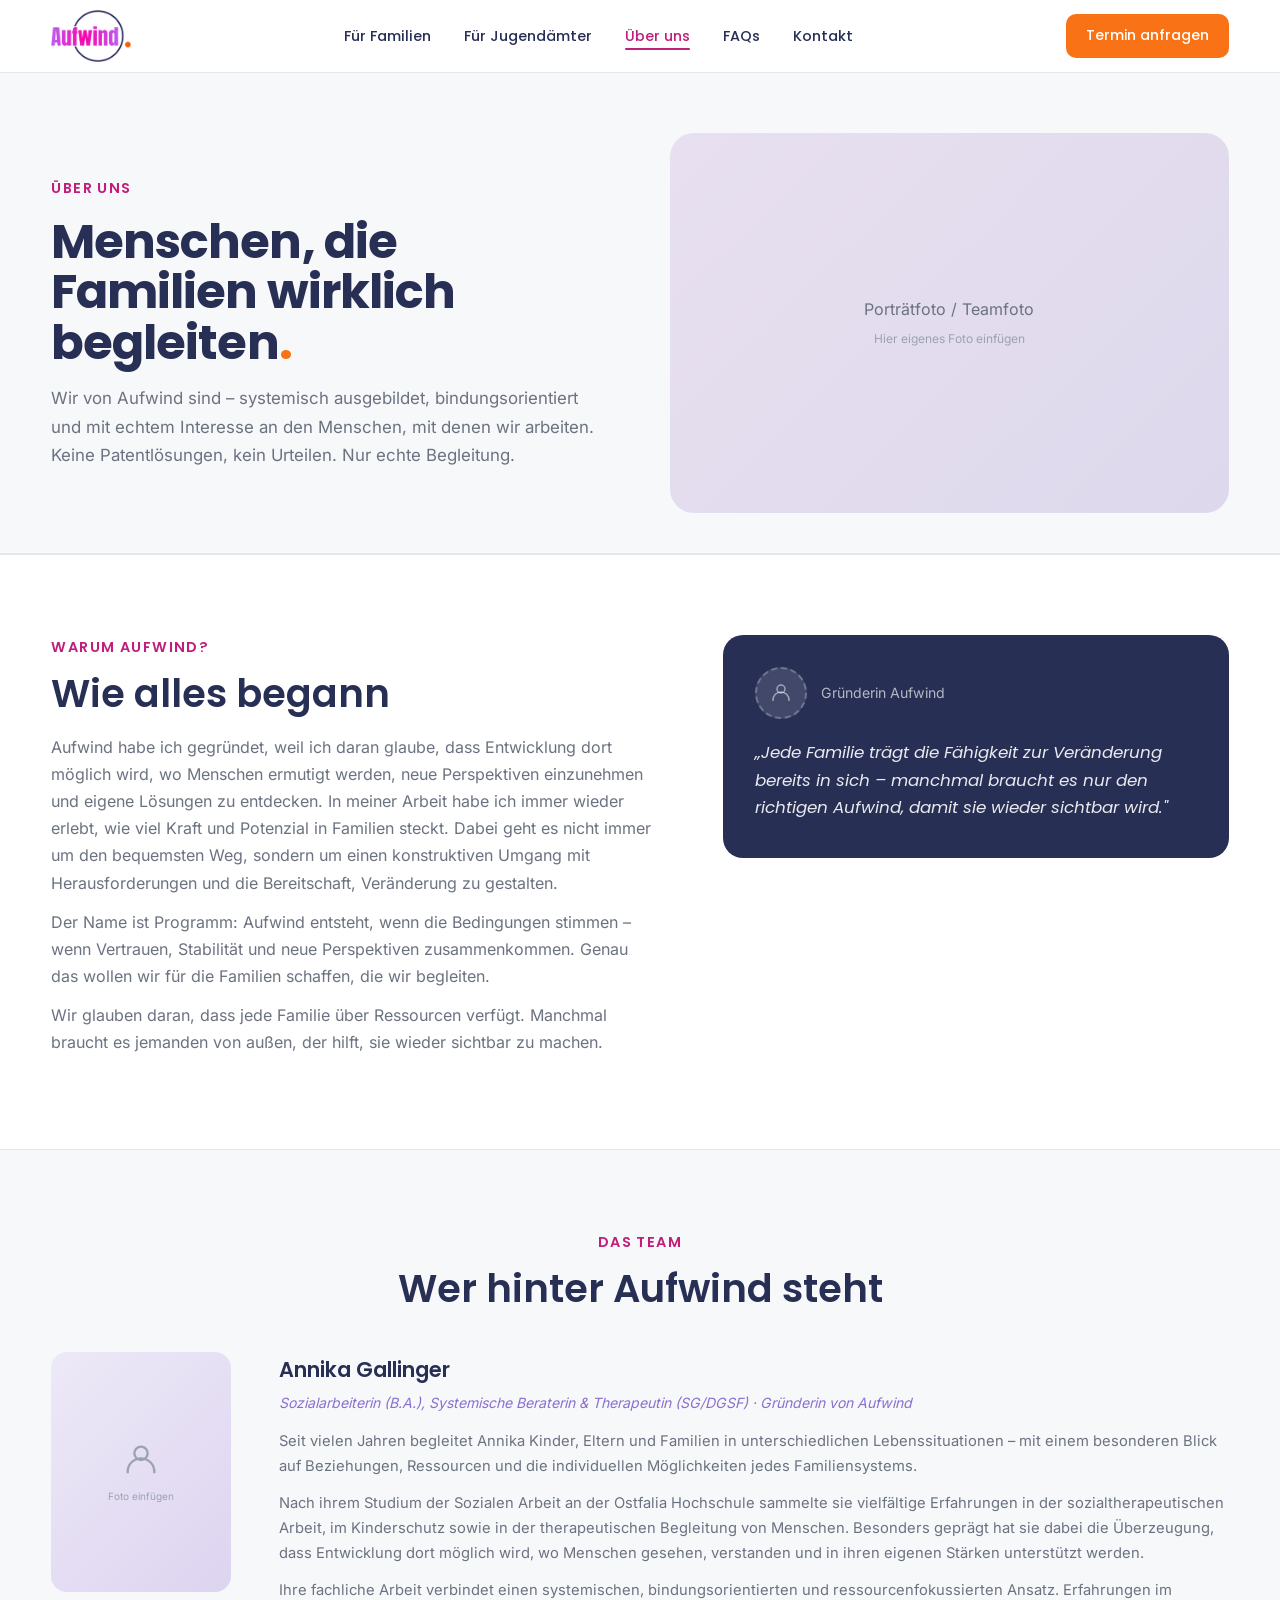
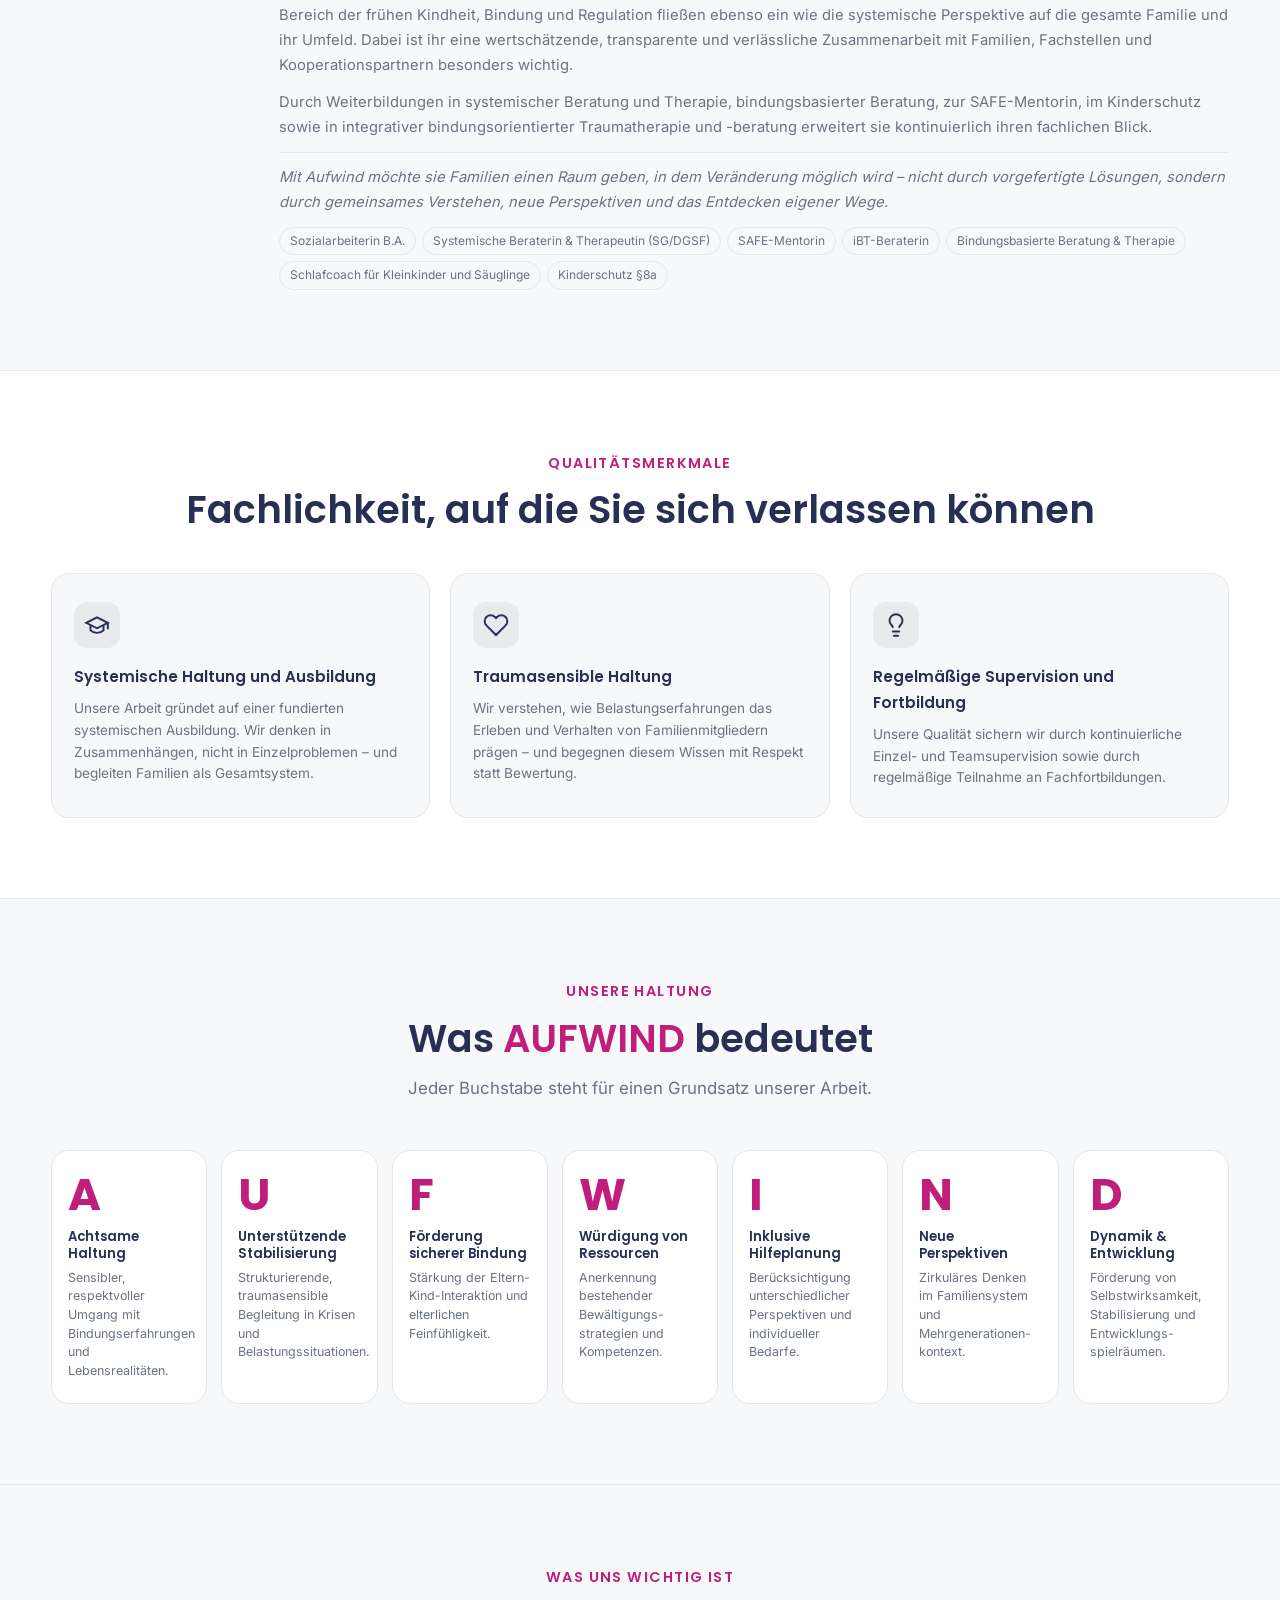
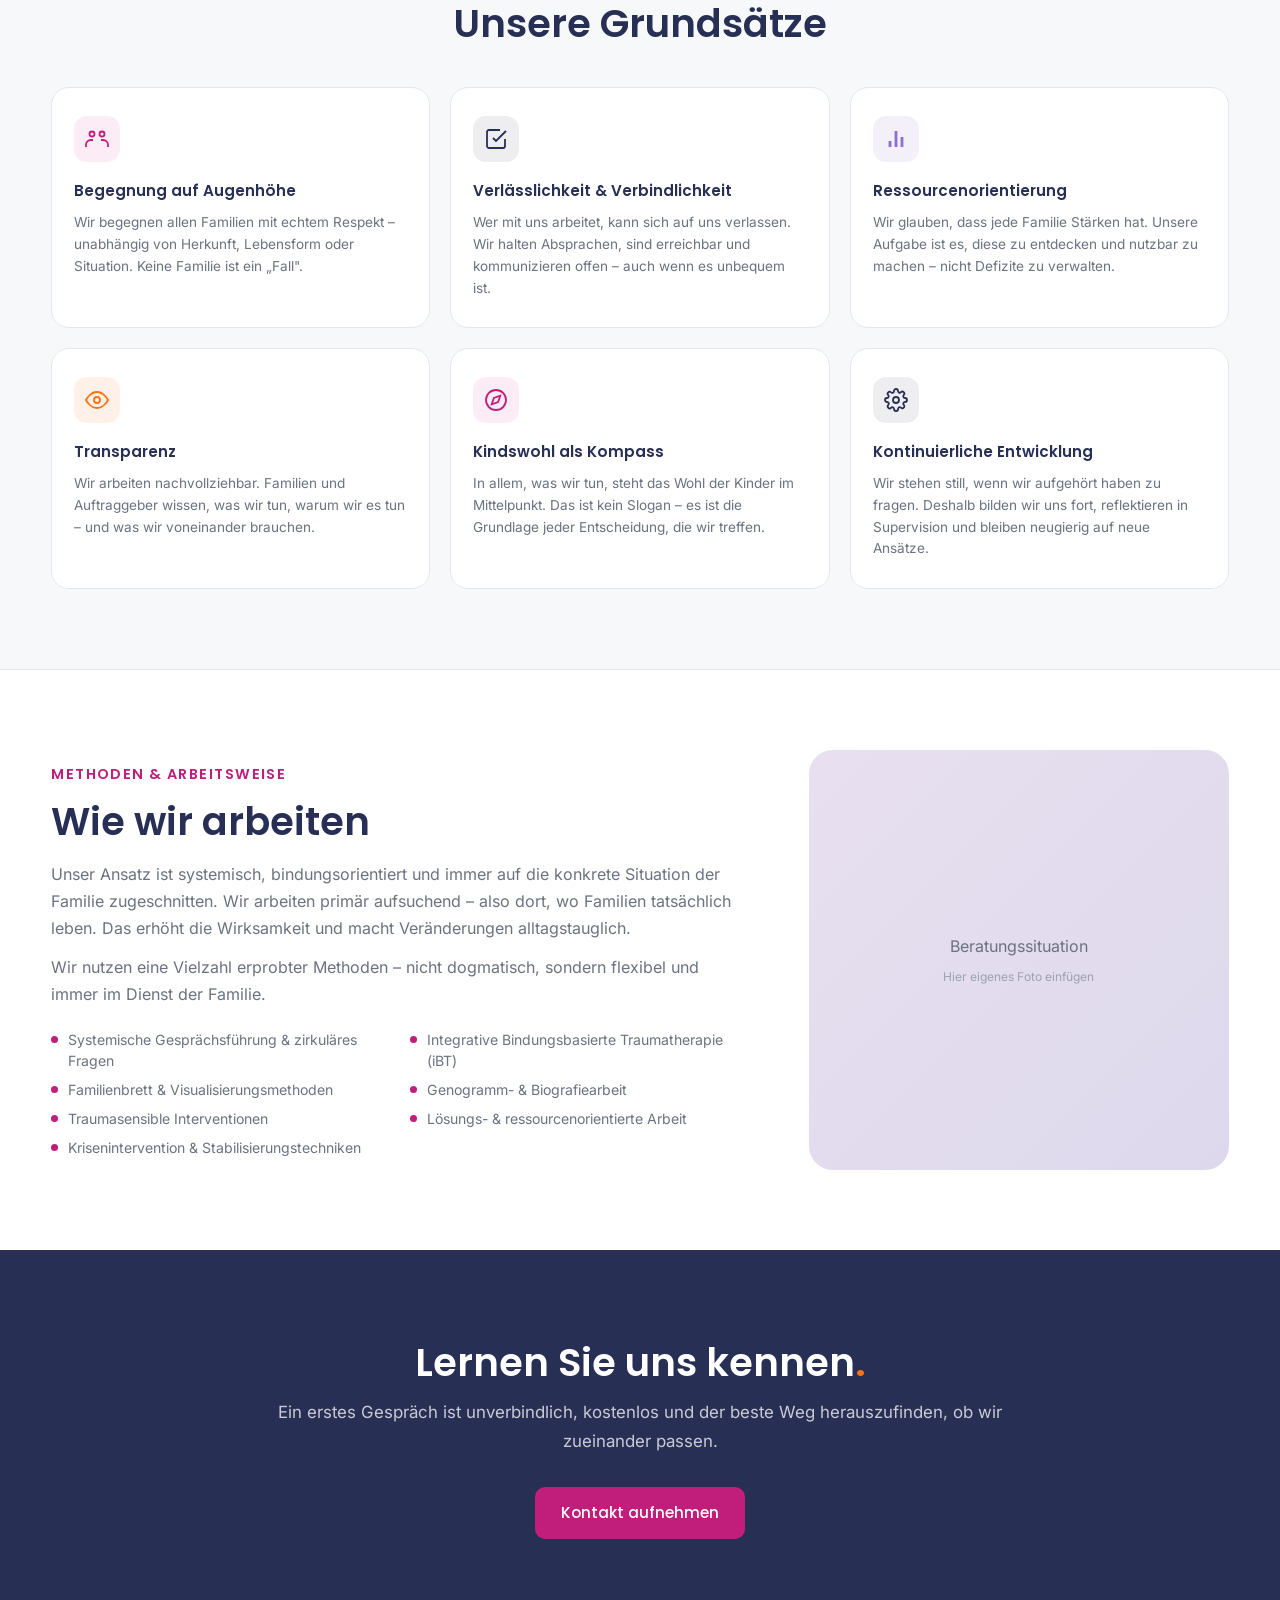
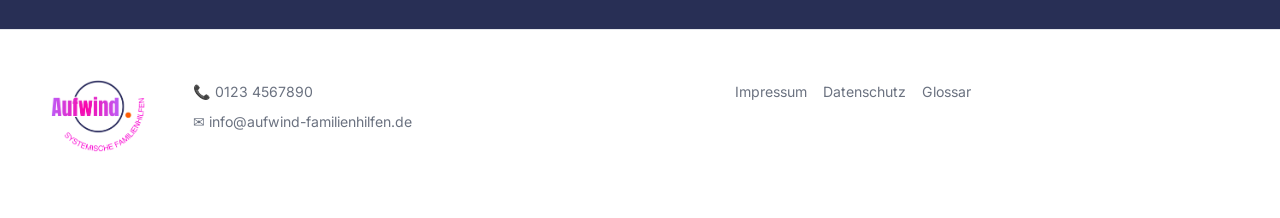
<file: ueber-uns.html>
<!DOCTYPE html>
<html lang="de">
<head>
<meta charset="UTF-8">
  <meta http-equiv="X-Frame-Options" content="DENY">
  <meta http-equiv="Content-Security-Policy" content="default-src 'self'; style-src 'self' 'unsafe-inline'; font-src 'self'; img-src 'self' data:; script-src 'self' 'unsafe-inline' https://api.web3forms.com; connect-src 'self' https://api.web3forms.com; frame-ancestors 'none'; base-uri 'self';">
  <meta name="referrer" content="strict-origin-when-cross-origin">
  <meta http-equiv="Permissions-Policy" content="camera=(), microphone=(), geolocation=()">
  <meta name="viewport" content="width=device-width, initial-scale=1.0">
<title>Über uns – Systemische Familienberatung mit Haltung | Aufwind</title>
<meta name="description" content="Wer steckt hinter Aufwind? Systemisch ausgebildete Fachkräfte mit Herz, Haltung und bindungstheoretischer Fundierung – für Familien und Institutionen im [Region eintragen].">
<link rel="icon" type="image/png" sizes="32x32" href="logo_kurz.png">
<link rel="icon" type="image/png" sizes="16x16" href="logo_kurz.png">
<link rel="apple-touch-icon" href="logo_kurz.png">
<link rel="stylesheet" href="style.css">
</head>
<body>
  <a class="skip-link" href="#main-content">Zum Hauptinhalt springen</a>

<!-- HEADER / NAV -->
<header class="header">
  <div class="container nav-inner">
    <div class="logo">
      <a href="index.html">
        <img src="logo_kurz.png" alt="Aufwind – Systemische Familienhilfen" class="logo-img">
      </a>
    </div>
    <nav class="main-nav" id="main-nav">
      <a href="familien.html">Für Familien</a>
      <a href="jugendaemter.html">Für Jugendämter</a>
      <a href="ueber-uns.html" class="nav-active">Über uns</a>
      <a href="faqs.html">FAQs</a>
      <a href="kontakt.html">Kontakt</a>
    </nav>
    <a href="kontakt.html" class="btn btn-orange nav-cta">Termin anfragen</a>
    <button class="burger" aria-label="Menü öffnen" aria-expanded="false" aria-controls="main-nav">
      <span></span><span></span><span></span>
    </button>
  </div>
</header>

<main id="main-content">

<!-- HERO -->
<section class="page-hero ueber-hero">
  <div class="container ueber-hero-layout">
    <div class="ueber-hero-text">
      <p class="eyebrow">ÜBER UNS</p>
      <h1 class="page-hero-h1">Menschen, die Familien wirklich begleiten<span class="h1-orange-dot">.</span></h1>
      <p class="ueber-hero-sub">Wir von Aufwind sind – systemisch ausgebildet, bindungsorientiert und mit echtem Interesse an den Menschen, mit denen wir arbeiten. Keine Patentlösungen, kein Urteilen. Nur echte Begleitung.</p>
    </div>
    <div class="ueber-hero-img">
      <div class="ueber-hero-img-placeholder">
        <p>Porträtfoto / Teamfoto</p>
        <small>Hier eigenes Foto einfügen</small>
      </div>
    </div>
  </div>
</section>

<!-- WARUM AUFWIND -->
<section class="section-ueber-warum">
  <div class="container ueber-warum-layout">
    <div class="ueber-warum-text">
      <p class="section-eyebrow">WARUM AUFWIND?</p>
      <h2>Wie alles begann</h2>
      <p>
        Aufwind habe ich gegründet, weil ich daran glaube, dass Entwicklung dort möglich wird, wo Menschen ermutigt werden, neue Perspektiven einzunehmen und eigene Lösungen zu entdecken. In meiner Arbeit habe ich immer wieder erlebt, wie viel Kraft und Potenzial in Familien steckt. Dabei geht es nicht immer um den bequemsten Weg, sondern um einen konstruktiven Umgang mit Herausforderungen und die Bereitschaft, Veränderung zu gestalten.
      </p>
      <p>
        Der Name ist Programm: Aufwind entsteht, wenn die Bedingungen stimmen – wenn Vertrauen, Stabilität und neue Perspektiven zusammenkommen. Genau das wollen wir für die Familien schaffen, die wir begleiten.
      </p>
      <p>
        Wir glauben daran, dass jede Familie über Ressourcen verfügt. Manchmal braucht es jemanden von außen, der hilft, sie wieder sichtbar zu machen.
      </p>
    </div>
    <div class="ueber-warum-quote">
      <blockquote class="ueber-quote">
        <div class="ueber-quote-author">
          <div class="ueber-quote-photo">
            <svg aria-hidden="true" width="24" height="24" fill="none" stroke="currentColor" stroke-width="1.5" viewBox="0 0 24 24" style="color:rgba(255,255,255,0.5);"><circle cx="12" cy="8" r="4"/><path d="M4 20v-1a8 8 0 0116 0v1"/></svg>
          </div>
          <cite>Gründerin Aufwind</cite>
        </div>
        <p>„Jede Familie trägt die Fähigkeit zur Veränderung bereits in sich – manchmal braucht es nur den richtigen Aufwind, damit sie wieder sichtbar wird."</p>
      </blockquote>
    </div>
  </div>
</section>

<!-- TEAM -->
<section class="section-ueber-team">
  <div class="container">
    <p class="section-eyebrow center-text">DAS TEAM</p>
    <h2 class="center-text ueber-team-heading">Wer hinter Aufwind steht</h2>
    <div class="team-grid">

        <div class="team-photo-placeholder">
          <svg aria-hidden="true" width="40" height="40" fill="none" stroke="currentColor" stroke-width="1.4" viewBox="0 0 24 24"><circle cx="12" cy="8" r="4"/><path d="M4 20v-1a8 8 0 0116 0v1"/></svg>
          <small>Foto einfügen</small>
        </div>
        <div class="team-info">
          <h3>Annika Gallinger</h3>
          <p class="team-role">Sozialarbeiterin (B.A.), Systemische Beraterin &amp; Therapeutin (SG/DGSF) · Gründerin von Aufwind</p>
          <p class="team-bio">
            Seit vielen Jahren begleitet Annika Kinder, Eltern und Familien in unterschiedlichen Lebenssituationen – mit einem besonderen Blick auf Beziehungen, Ressourcen und die individuellen Möglichkeiten jedes Familiensystems.
          </p>
          <p class="team-bio">
            Nach ihrem Studium der Sozialen Arbeit an der Ostfalia Hochschule sammelte sie vielfältige Erfahrungen in der sozialtherapeutischen Arbeit, im Kinderschutz sowie in der therapeutischen Begleitung von Menschen. Besonders geprägt hat sie dabei die Überzeugung, dass Entwicklung dort möglich wird, wo Menschen gesehen, verstanden und in ihren eigenen Stärken unterstützt werden.
          </p>
          <p class="team-bio">
            Ihre fachliche Arbeit verbindet einen systemischen, bindungsorientierten und ressourcenfokussierten Ansatz. Erfahrungen im Bereich der frühen Kindheit, Bindung und Regulation fließen ebenso ein wie die systemische Perspektive auf die gesamte Familie und ihr Umfeld. Dabei ist ihr eine wertschätzende, transparente und verlässliche Zusammenarbeit mit Familien, Fachstellen und Kooperationspartnern besonders wichtig.
          </p>
          <p class="team-bio">
            Durch Weiterbildungen in systemischer Beratung und Therapie, bindungsbasierter Beratung, zur SAFE-Mentorin, im Kinderschutz sowie in integrativer bindungsorientierter Traumatherapie und -beratung erweitert sie kontinuierlich ihren fachlichen Blick.
          </p>
          <p class="team-bio team-bio-vision">
            Mit Aufwind möchte sie Familien einen Raum geben, in dem Veränderung möglich wird – nicht durch vorgefertigte Lösungen, sondern durch gemeinsames Verstehen, neue Perspektiven und das Entdecken eigener Wege.
          </p>
          <div class="team-tags">
            <span class="team-tag">Sozialarbeiterin B.A.</span>
            <span class="team-tag">Systemische Beraterin &amp; Therapeutin (SG/DGSF)</span>
            <span class="team-tag">SAFE-Mentorin</span>
            <span class="team-tag">iBT-Beraterin</span>
            <span class="team-tag">Bindungsbasierte Beratung &amp; Therapie</span>
            <span class="team-tag">Schlafcoach für Kleinkinder und Säuglinge</span>
            <span class="team-tag">Kinderschutz §8a</span>
          </div>
        </div>
      </div>

    </div>
  </div>
</section>

<!-- QUALIFIKATIONEN -->
<section class="section-ueber-quali">
  <div class="container">
    <p class="section-eyebrow center-text">QUALITÄTSMERKMALE</p>
    <h2 class="center-text ueber-quali-heading">Fachlichkeit, auf die Sie sich verlassen können</h2>
    <div class="quali-grid">

      <div class="quali-card">
        <div class="quali-icon">
          <svg aria-hidden="true" width="26" height="26" fill="none" stroke="currentColor" stroke-width="1.8" viewBox="0 0 24 24"><path d="M22 10v6M2 10l10-5 10 5-10 5z"/><path d="M6 12v5c3 3 9 3 12 0v-5"/></svg>
        </div>
        <h3>Systemische Haltung und Ausbildung</h3>
        <p>Unsere Arbeit gründet auf einer fundierten systemischen Ausbildung. Wir denken in Zusammenhängen, nicht in Einzelproblemen – und begleiten Familien als Gesamtsystem.</p>
      </div>

      <div class="quali-card">
        <div class="quali-icon">
          <svg aria-hidden="true" width="26" height="26" fill="none" stroke="currentColor" stroke-width="1.8" viewBox="0 0 24 24"><path d="M20.84 4.61a5.5 5.5 0 00-7.78 0L12 5.67l-1.06-1.06a5.5 5.5 0 00-7.78 7.78l1.06 1.06L12 21.23l7.78-7.78 1.06-1.06a5.5 5.5 0 000-7.78z"/></svg>
        </div>
        <h3>Traumasensible Haltung</h3>
        <p>Wir verstehen, wie Belastungserfahrungen das Erleben und Verhalten von Familienmitgliedern prägen – und begegnen diesem Wissen mit Respekt statt Bewertung.</p>
      </div>

      <div class="quali-card">
        <div class="quali-icon">
          <svg aria-hidden="true" width="26" height="26" fill="none" stroke="currentColor" stroke-width="1.8" stroke-linecap="round" stroke-linejoin="round" viewBox="0 0 24 24"><path d="M15 14c.2-1 .7-1.7 1.5-2.5 1-.9 1.5-2.2 1.5-3.5A6 6 0 006 8c0 1 .2 2.2 1.5 3.5.7.7 1.3 1.5 1.5 2.5"/><path d="M9 18h6"/><path d="M10 22h4"/></svg>
        </div>
        <h3>Regelmäßige Supervision und Fortbildung</h3>
        <p>Unsere Qualität sichern wir durch kontinuierliche Einzel- und Teamsupervision sowie durch regelmäßige Teilnahme an Fachfortbildungen.</p>
      </div>

    </div>
  </div>
</section>

<!-- HALTUNG / WERTE -->
<section class="section-ueber-haltung">
  <div class="container">
    <p class="section-eyebrow center-text">UNSERE HALTUNG</p>
    <h2 class="center-text ueber-haltung-heading">Was <span class="text-magenta">AUFWIND</span> bedeutet</h2>
    <p class="section-sub center-text">Jeder Buchstabe steht für einen Grundsatz unserer Arbeit.</p>
    <div class="aufwind-grid aufwind-grid-ueber">
      <div class="aufwind-card" tabindex="0" role="button">
        <span class="aufwind-letter">A</span>
        <h4>Achtsame Haltung</h4>
        <p>Sensibler, respektvoller Umgang mit Bindungserfahrungen und Lebensrealitäten.</p>
      </div>
      <div class="aufwind-card" tabindex="0" role="button">
        <span class="aufwind-letter">U</span>
        <h4>Unterstützende Stabilisierung</h4>
        <p>Strukturierende, traumasensible Begleitung in Krisen und Belastungssituationen.</p>
      </div>
      <div class="aufwind-card" tabindex="0" role="button">
        <span class="aufwind-letter">F</span>
        <h4>Förderung sicherer Bindung</h4>
        <p>Stärkung der Eltern-Kind-Interaktion und elterlichen Feinfühligkeit.</p>
      </div>
      <div class="aufwind-card" tabindex="0" role="button">
        <span class="aufwind-letter">W</span>
        <h4>Würdigung von Ressourcen</h4>
        <p>Anerkennung bestehender Bewältigungs&shy;strategien und Kompetenzen.</p>
      </div>
      <div class="aufwind-card" tabindex="0" role="button">
        <span class="aufwind-letter">I</span>
        <h4>Inklusive Hilfeplanung</h4>
        <p>Berücksichtigung unterschiedlicher Perspektiven und individueller Bedarfe.</p>
      </div>
      <div class="aufwind-card" tabindex="0" role="button">
        <span class="aufwind-letter">N</span>
        <h4>Neue Perspektiven</h4>
        <p>Zirkuläres Denken im Familiensystem und Mehrgenerationen&shy;kontext.</p>
      </div>
      <div class="aufwind-card" tabindex="0" role="button">
        <span class="aufwind-letter">D</span>
        <h4>Dynamik &amp; Entwicklung</h4>
        <p>Förderung von Selbstwirksamkeit, Stabilisierung und Entwicklungs&shy;spielräumen.</p>
      </div>
    </div>
  </div>
</section>

<!-- WERTE / WAS UNS WICHTIG IST -->
<section class="section-ueber-werte">
  <div class="container">
    <p class="section-eyebrow center-text">WAS UNS WICHTIG IST</p>
    <h2 class="center-text ueber-werte-heading">Unsere Grundsätze</h2>
    <div class="werte-grid">
      <div class="werte-card">
        <div class="werte-icon magenta-icon">
          <svg aria-hidden="true" width="24" height="24" fill="none" stroke="currentColor" stroke-width="1.8" viewBox="0 0 24 24"><circle cx="7" cy="7" r="2.5"/><path d="M1 20v-2a5 5 0 015-5h2"/><circle cx="17" cy="7" r="2.5"/><path d="M23 20v-2a5 5 0 00-5-5h-2"/></svg>
        </div>
        <h3>Begegnung auf Augenhöhe</h3>
        <p>Wir begegnen allen Familien mit echtem Respekt – unabhängig von Herkunft, Lebensform oder Situation. Keine Familie ist ein „Fall".</p>
      </div>
      <div class="werte-card">
        <div class="werte-icon navy-icon">
          <svg aria-hidden="true" width="24" height="24" fill="none" stroke="currentColor" stroke-width="1.8" viewBox="0 0 24 24"><polyline points="9 11 12 14 22 4"/><path d="M21 12v7a2 2 0 01-2 2H5a2 2 0 01-2-2V5a2 2 0 012-2h11"/></svg>
        </div>
        <h3>Verlässlichkeit &amp; Verbindlichkeit</h3>
        <p>Wer mit uns arbeitet, kann sich auf uns verlassen. Wir halten Absprachen, sind erreichbar und kommunizieren offen – auch wenn es unbequem ist.</p>
      </div>
      <div class="werte-card">
        <div class="werte-icon violet-icon">
          <svg aria-hidden="true" width="24" height="24" fill="none" stroke="currentColor" stroke-width="1.8" viewBox="0 0 24 24"><line x1="18" y1="20" x2="18" y2="10" stroke-width="2.8"/><line x1="12" y1="20" x2="12" y2="4" stroke-width="2.8"/><line x1="6" y1="20" x2="6" y2="14" stroke-width="2.8"/></svg>
        </div>
        <h3>Ressourcenorientierung</h3>
        <p>Wir glauben, dass jede Familie Stärken hat. Unsere Aufgabe ist es, diese zu entdecken und nutzbar zu machen – nicht Defizite zu verwalten.</p>
      </div>
      <div class="werte-card">
        <div class="werte-icon orange-icon">
          <svg aria-hidden="true" width="24" height="24" fill="none" stroke="currentColor" stroke-width="1.8" viewBox="0 0 24 24"><path d="M1 12s4-8 11-8 11 8 11 8-4 8-11 8-11-8-11-8z"/><circle cx="12" cy="12" r="3"/></svg>
        </div>
        <h3>Transparenz</h3>
        <p>Wir arbeiten nachvollziehbar. Familien und Auftraggeber wissen, was wir tun, warum wir es tun – und was wir voneinander brauchen.</p>
      </div>
      <div class="werte-card">
        <div class="werte-icon magenta-icon">
          <svg aria-hidden="true" width="24" height="24" fill="none" stroke="currentColor" stroke-width="1.8" viewBox="0 0 24 24"><circle cx="12" cy="12" r="10"/><polygon points="16.24 7.76 14.12 14.12 7.76 16.24 9.88 9.88 16.24 7.76"/></svg>
        </div>
        <h3>Kindswohl als Kompass</h3>
        <p>In allem, was wir tun, steht das Wohl der Kinder im Mittelpunkt. Das ist kein Slogan – es ist die Grundlage jeder Entscheidung, die wir treffen.</p>
      </div>
      <div class="werte-card">
        <div class="werte-icon navy-icon">
          <svg aria-hidden="true" width="24" height="24" fill="none" stroke="currentColor" stroke-width="1.8" viewBox="0 0 24 24"><circle cx="12" cy="12" r="3"/><path d="M19.4 15a1.65 1.65 0 00.33 1.82l.06.06a2 2 0 010 2.83 2 2 0 01-2.83 0l-.06-.06a1.65 1.65 0 00-1.82-.33 1.65 1.65 0 00-1 1.51V21a2 2 0 01-4 0v-.09A1.65 1.65 0 009 19.4a1.65 1.65 0 00-1.82.33l-.06.06a2 2 0 01-2.83-2.83l.06-.06A1.65 1.65 0 004.68 15a1.65 1.65 0 00-1.51-1H3a2 2 0 010-4h.09A1.65 1.65 0 004.6 9a1.65 1.65 0 00-.33-1.82l-.06-.06a2 2 0 012.83-2.83l.06.06A1.65 1.65 0 009 4.68a1.65 1.65 0 001-1.51V3a2 2 0 014 0v.09a1.65 1.65 0 001 1.51 1.65 1.65 0 001.82-.33l.06-.06a2 2 0 012.83 2.83l-.06.06A1.65 1.65 0 0019.4 9a1.65 1.65 0 001.51 1H21a2 2 0 010 4h-.09a1.65 1.65 0 00-1.51 1z"/></svg>
        </div>
        <h3>Kontinuierliche Entwicklung</h3>
        <p>Wir stehen still, wenn wir aufgehört haben zu fragen. Deshalb bilden wir uns fort, reflektieren in Supervision und bleiben neugierig auf neue Ansätze.</p>
      </div>
    </div>
  </div>
</section>

<!-- ARBEITSWEISE / METHODEN -->
<section class="section-ueber-methoden">
  <div class="container ueber-methoden-layout">
    <div class="ueber-methoden-text">
      <p class="section-eyebrow">METHODEN &amp; ARBEITSWEISE</p>
      <h2>Wie wir arbeiten</h2>
      <p>
        Unser Ansatz ist systemisch, bindungsorientiert und immer auf die konkrete Situation der Familie zugeschnitten. Wir arbeiten primär aufsuchend – also dort, wo Familien tatsächlich leben. Das erhöht die Wirksamkeit und macht Veränderungen alltagstauglich.
      </p>
      <p>
        Wir nutzen eine Vielzahl erprobter Methoden – nicht dogmatisch, sondern flexibel und immer im Dienst der Familie.
      </p>
      <div class="methoden-liste">
        <div class="methoden-item">
          <div class="methoden-dot"></div>
          <span>Systemische Gesprächsführung &amp; zirkuläres Fragen</span>
        </div>
        <div class="methoden-item">
          <div class="methoden-dot"></div>
          <span>Integrative Bindungsbasierte Traumatherapie (iBT)</span>
        </div>
        <div class="methoden-item">
          <div class="methoden-dot"></div>
          <span>Familienbrett &amp; Visualisierungsmethoden</span>
        </div>
        <div class="methoden-item">
          <div class="methoden-dot"></div>
          <span>Genogramm- &amp; Biografiearbeit</span>
        </div>
        <div class="methoden-item">
          <div class="methoden-dot"></div>
          <span>Traumasensible Interventionen</span>
        </div>
        <div class="methoden-item">
          <div class="methoden-dot"></div>
          <span>Lösungs- &amp; ressourcenorientierte Arbeit</span>
        </div>
        <div class="methoden-item">
          <div class="methoden-dot"></div>
          <span>Krisenintervention &amp; Stabilisierungstechniken</span>
        </div>
      </div>
    </div>
    <div class="ueber-methoden-img">
      <div class="ueber-img-placeholder">
        <p>Beratungssituation</p>
        <small>Hier eigenes Foto einfügen</small>
      </div>
    </div>
  </div>
</section>

<!-- CTA -->
<section class="section-cta section-cta-navy">
  <div class="container narrow-center">
    <h2 class="cta-navy-heading">Lernen Sie uns kennen<span style="color:var(--orange);">.</span></h2>
    <p class="cta-navy-sub">Ein erstes Gespräch ist unverbindlich, kostenlos und der beste Weg herauszufinden, ob wir zueinander passen.</p>
    <div class="cta-buttons">
      <a href="kontakt.html" class="btn btn-magenta">Kontakt aufnehmen</a>
    </div>
  </div>
</section>



</main>

<!-- FOOTER -->
<footer class="footer">
  <div class="container footer-inner">
    <div class="footer-brand">
      <div class="footer-logo">
        <img src="logo_aufwind.png" alt="Aufwind – Systemische Familienhilfen" class="footer-logo-img">
      </div>
    </div>    <div class="footer-contact">
      <p>📞 0123 4567890</p>
      <p>✉ info@aufwind-familienhilfen.de</p>
    </div>
    <div class="footer-links">
      <a href="impressum.html">Impressum</a>
      <a href="datenschutz.html">Datenschutz</a>
      <a href="glossar.html">Glossar</a>
    </div>
  </div>
</footer>

<!-- SCROLL TO TOP -->
<button class="scroll-top" id="scrollTop" aria-label="Nach oben" title="Nach oben">
  <svg aria-hidden="true" width="20" height="20" fill="none" stroke="currentColor" stroke-width="2.2" viewBox="0 0 24 24"><polyline points="18 15 12 9 6 15"/></svg>
</button>

<script>
  const burger = document.querySelector('.burger');
  const nav = document.querySelector('.main-nav');
  burger.addEventListener('click', () => {
    const isOpen = nav.classList.toggle('nav-open');
    burger.classList.toggle('burger-open');
    burger.setAttribute('aria-expanded', isOpen);
  });

  const scrollBtn = document.getElementById('scrollTop');
  window.addEventListener('scroll', () => {
    scrollBtn.classList.toggle('scroll-top-visible', window.scrollY > 300);
  });
  scrollBtn.addEventListener('click', () => {
    window.scrollTo({ top: 0, behavior: 'smooth' });
  });
</script>

</body>
</html>
</file>
<file: style.css>
/* ===== LOCAL FONTS ===== */
@font-face {
  font-family: 'Inter';
  font-style: normal;
  font-weight: 300;
  font-display: swap;
  src: url('fonts/inter.woff2') format('woff2');
}
@font-face {
  font-family: 'Inter';
  font-style: normal;
  font-weight: 400;
  font-display: swap;
  src: url('fonts/inter.woff2') format('woff2');
}
@font-face {
  font-family: 'Inter';
  font-style: normal;
  font-weight: 500;
  font-display: swap;
  src: url('fonts/inter.woff2') format('woff2');
}
@font-face {
  font-family: 'Poppins';
  font-style: normal;
  font-weight: 300;
  font-display: swap;
  src: url('fonts/poppins-300.woff2') format('woff2');
}
@font-face {
  font-family: 'Poppins';
  font-style: normal;
  font-weight: 400;
  font-display: swap;
  src: url('fonts/poppins-400.woff2') format('woff2');
}
@font-face {
  font-family: 'Poppins';
  font-style: italic;
  font-weight: 400;
  font-display: swap;
  src: url('fonts/poppins-400italic.woff2') format('woff2');
}
@font-face {
  font-family: 'Poppins';
  font-style: normal;
  font-weight: 500;
  font-display: swap;
  src: url('fonts/poppins-500.woff2') format('woff2');
}
@font-face {
  font-family: 'Poppins';
  font-style: normal;
  font-weight: 600;
  font-display: swap;
  src: url('fonts/poppins-600.woff2') format('woff2');
}
@font-face {
  font-family: 'Poppins';
  font-style: normal;
  font-weight: 700;
  font-display: swap;
  src: url('fonts/poppins-700.woff2') format('woff2');
}

/* ===== ROOT VARIABLES ===== */
:root {
  --navy:    #282F55;
  --navy-dark: #1f2344;
  --magenta: #C01E7A;
  --magenta-light: #f0d6ea;
  --orange:  #F97316;
  --violet:  #8B6FCF;
  --bg:      #F7F8FA;
  --bg-light: #fdfcfe;
  --gray:    #6B7280;
  --gray-light: #E5E7EB;
  --white:   #ffffff;
  --text:    #1f2937;
  --text-light: #6B7280;
}

/* ===== RESET ===== */
*, *::before, *::after { box-sizing: border-box; margin: 0; padding: 0; }
html { scroll-behavior: smooth; }
body {
  font-family: 'Inter', 'Poppins', sans-serif;
  color: var(--text);
  line-height: 1.7;
  background: var(--white);
}
img { max-width: 100%; display: block; }
a { text-decoration: none; }
ul { list-style: none; }

/* ===== LAYOUT ===== */
.container {
  width: min(1200px, 92%);
  margin: 0 auto;
}
.narrow-center {
  max-width: 760px;
  margin: 0 auto;
  text-align: center;
}
.center-text { text-align: center; }

/* ===== TYPOGRAPHY ===== */
h1 { font-family: 'Poppins', sans-serif; font-weight: 700; line-height: 1.05; letter-spacing: -0.02em; color: var(--navy); }
h2 { font-family: 'Poppins', sans-serif; font-weight: 600; font-size: clamp(1.6rem, 3vw, 2.4rem); line-height: 1.2; color: var(--navy); }
h3 { font-family: 'Poppins', sans-serif; font-weight: 600; font-size: 1.1rem; color: var(--navy); }
h4 { font-family: 'Poppins', sans-serif; font-weight: 600; font-size: 0.95rem; color: var(--navy); }
p  { font-family: 'Inter', sans-serif; font-weight: 400; font-size: 1rem; color: var(--text-light); }

.section-eyebrow {
  font-family: 'Poppins', sans-serif;
  font-size: 0.9rem;
  font-weight: 600;
  letter-spacing: 0.1em;
  color: var(--magenta);
  text-transform: uppercase;
  margin-bottom: 0.75rem;
}
.section-sub {
  font-size: 1.05rem;
  color: var(--text-light);
  margin-top: 0.75rem;
  margin-bottom: 3rem;
}
.text-magenta { color: var(--magenta); }

/* ===== BUTTONS ===== */
.btn {
  display: inline-block;
  padding: 13px 26px;
  border-radius: 10px;
  font-family: 'Poppins', sans-serif;
  font-weight: 500;
  font-size: 0.95rem;
  cursor: pointer;
  transition: opacity 0.2s, transform 0.15s;
}
.btn:hover { opacity: 0.88; transform: translateY(-1px); }
.btn:active { transform: translateY(0); }
.btn-magenta  { background: var(--magenta); color: #fff; }
.btn-orange   { background: var(--orange);  color: #fff; }
.btn-outline-magenta {
  border: 2px solid var(--magenta);
  color: var(--magenta);
  background: transparent;
}
.btn-outline-navy {
  border: 2px solid var(--navy);
  color: var(--navy);
  background: transparent;
}
.btn-outline-white {
  border: 2px solid #fff;
  color: #fff;
  background: transparent;
}

.link-arrow {
  font-family: 'Poppins', sans-serif;
  font-weight: 500;
  color: var(--magenta);
  font-size: 0.95rem;
  display: inline-flex;
  align-items: center;
  gap: 4px;
  margin-top: 1rem;
  transition: gap 0.2s;
}
.link-arrow:hover { gap: 10px; }
.link-arrow-white {
  font-family: 'Poppins', sans-serif;
  font-weight: 500;
  color: rgba(255,255,255,0.9);
  font-size: 0.95rem;
  display: inline-flex;
  align-items: center;
  gap: 4px;
  margin-top: 1rem;
  transition: gap 0.2s, color 0.2s;
}
.link-arrow-white:hover { gap: 10px; color: #fff; }

/* ===== HEADER ===== */
.header {
  position: sticky;
  top: 0;
  background: #fff;
  border-bottom: 1px solid var(--gray-light);
  z-index: 100;
}
.nav-inner {
  display: flex;
  align-items: center;
  justify-content: space-between;
  height: 72px;
  gap: 24px;
}
.logo {
  display: flex;
  align-items: baseline;
  gap: 2px;
  flex-shrink: 0;
}
.logo-aufwind {
  font-family: 'Poppins', sans-serif;
  font-weight: 700;
  font-size: 1.55rem;
  color: var(--magenta);
}
.logo-dot {
  font-family: 'Poppins', sans-serif;
  font-weight: 700;
  font-size: 1.55rem;
  color: var(--orange);
}
.logo-sub {
  font-family: 'Inter', sans-serif;
  font-size: 0.72rem;
  color: var(--gray);
  margin-left: 6px;
  letter-spacing: 0.02em;
}
.main-nav a {
  font-family: 'Poppins', sans-serif;
  font-size: 0.9rem;
  font-weight: 500;
  color: var(--navy);
  margin: 0 14px;
  transition: color 0.2s;
}
.main-nav a:hover { color: var(--magenta); }
.nav-cta { padding: 10px 20px; font-size: 0.88rem; flex-shrink: 0; }
.burger {
  display: none;
  flex-direction: column;
  gap: 5px;
  background: none;
  border: none;
  cursor: pointer;
  padding: 4px;
}
.burger span {
  display: block;
  width: 24px;
  height: 2px;
  background: var(--navy);
  border-radius: 2px;
  transition: transform 0.3s, opacity 0.3s;
}
.burger-open span:nth-child(1) { transform: translateY(7px) rotate(45deg); }
.burger-open span:nth-child(2) { opacity: 0; }
.burger-open span:nth-child(3) { transform: translateY(-7px) rotate(-45deg); }

/* Mobile nav */
.main-nav.nav-open {
  display: flex;
  flex-direction: column;
  position: absolute;
  top: 72px;
  left: 0;
  right: 0;
  background: #fff;
  border-bottom: 1px solid var(--gray-light);
  padding: 20px 24px;
  gap: 4px;
  box-shadow: 0 8px 24px rgba(0,0,0,0.08);
}
.main-nav.nav-open a { margin: 0; padding: 10px 0; border-bottom: 1px solid var(--gray-light); }
.main-nav.nav-open a:last-child { border-bottom: none; }
.main-nav.nav-open a::after { display: none; }

/* ===== HERO ===== */
.hero {
  padding: 80px 0 70px;
  background: #faf8fc;
  overflow: hidden;
}
.hero-layout {
  display: grid;
  grid-template-columns: 1fr 1fr;
  gap: 60px;
  align-items: center;
}
.eyebrow {
  font-family: 'Poppins', sans-serif;
  font-size: 0.9rem;
  font-weight: 600;
  letter-spacing: 0.1em;
  color: var(--magenta);
  text-transform: uppercase;
  margin-bottom: 1rem;
}
h1 { font-size: clamp(2.8rem, 6vw, 5rem); }
.h1-magenta { color: var(--magenta); }
.h1-orange-dot { color: var(--orange); }
.hero-sub {
  margin-top: 1.25rem;
  font-size: 1.05rem;
  max-width: 480px;
  color: var(--text-light);
}
.hero-buttons {
  display: flex;
  flex-wrap: wrap;
  gap: 14px;
  margin-top: 2rem;
}
.hero-image-wrap {
  position: relative;
}
.hero-img-placeholder {
  background: linear-gradient(135deg, #e8e0f0 0%, #ddd8ec 100%);
  border-radius: 24px;
  min-height: 440px;
  display: flex;
  flex-direction: column;
  align-items: center;
  justify-content: center;
  color: #9ca3af;
  font-family: 'Inter', sans-serif;
  font-size: 0.9rem;
}
.hero-img-placeholder p { color: #9ca3af; font-size: 1rem; }
.hero-img-placeholder small { color: #bbb; font-size: 0.78rem; margin-top: 4px; }
.hero-badge {
  position: absolute;
  bottom: 28px;
  left: -20px;
  background: var(--orange);
  color: #fff;
  width: 130px;
  height: 130px;
  border-radius: 50%;
  display: flex;
  align-items: center;
  justify-content: center;
  text-align: center;
  font-family: 'Poppins', sans-serif;
  font-weight: 600;
  font-size: 0.8rem;
  line-height: 1.5;
  box-shadow: 0 8px 24px rgba(249,115,22,0.35);
}

/* ===== INTRO SECTION ===== */
.section-intro {
  padding: 80px 0;
  background: var(--bg);
}
.section-intro h2 {
  font-size: clamp(1.6rem, 3vw, 2.2rem);
  color: var(--navy);
  margin-bottom: 1.2rem;
}
.section-intro p {
  font-size: 1.05rem;
  color: var(--text-light);
  margin-bottom: 0.75rem;
}

/* ===== ICON SECTION ===== */
.section-icons {
  padding: 80px 0;
  background: #fff;
  border-top: 1px solid var(--gray-light);
}
.icons-heading {
  color: var(--navy);
  margin-bottom: 3rem;
}
.icon-grid {
  display: grid;
  grid-template-columns: repeat(4, 1fr);
  gap: 32px;
}
.icon-card {
  text-align: center;
  padding: 8px 12px;
}
.icon-circle {
  width: 60px;
  height: 60px;
  border-radius: 50%;
  border: 1.5px solid var(--gray-light);
  display: flex;
  align-items: center;
  justify-content: center;
  margin: 0 auto 1rem;
  color: var(--magenta);
  transition: background 0.2s, border-color 0.2s;
}
.icon-card:hover .icon-circle {
  background: var(--magenta-light);
  border-color: var(--magenta);
}
.icon-card h3 {
  font-size: 1rem;
  color: var(--navy);
  margin-bottom: 0.4rem;
}
.icon-card p { font-size: 0.9rem; color: var(--text-light); }

/* ===== AUFWIND SECTION ===== */
.section-aufwind {
  padding: 90px 0;
  background: var(--bg);
}
.section-aufwind h2 {
  color: var(--navy);
  margin-bottom: 0.5rem;
}
.aufwind-grid {
  display: grid;
  grid-template-columns: repeat(7, 1fr);
  gap: 14px;
  margin-top: 3rem;
}
.aufwind-card {
  background: #fff;
  border-radius: 18px;
  padding: 22px 16px;
  border: 1px solid var(--gray-light);
  transition: transform 0.2s, box-shadow 0.2s, border-color 0.2s;
  cursor: default;
}
.aufwind-card:hover,
.aufwind-card:focus {
  transform: translateY(-4px);
  box-shadow: 0 12px 32px rgba(217,74,155,0.1);
  border-color: var(--magenta-light);
  outline: none;
}
.aufwind-letter {
  display: block;
  font-family: 'Poppins', sans-serif;
  font-size: 2.8rem;
  font-weight: 700;
  color: var(--magenta);
  line-height: 1;
  margin-bottom: 10px;
}
.aufwind-card h4 {
  color: var(--navy);
  margin-bottom: 0.4rem;
  font-size: 0.82rem;
  line-height: 1.3;
}
.aufwind-card p { font-size: 0.78rem; color: var(--text-light); line-height: 1.5; }

/* ===== ARBEITSWEISE ===== */
.section-arbeitsweise {
  padding: 90px 0;
  background: #fff;
}
.section-arbeitsweise h2 { color: var(--navy); margin-bottom: 3rem; }
.methoden-grid {
  display: grid;
  grid-template-columns: repeat(3, 1fr);
  gap: 20px;
  margin-top: 1rem;
}
.methode-card {
  background: var(--bg);
  border-radius: 14px;
  padding: 22px 20px;
  display: flex;
  align-items: center;
  gap: 16px;
  border: 1px solid var(--gray-light);
  transition: box-shadow 0.2s, transform 0.2s;
}
.methode-card:hover {
  box-shadow: 0 6px 20px rgba(40,47,85,0.08);
  transform: translateY(-2px);
}
.methode-icon {
  color: var(--magenta);
  flex-shrink: 0;
}
.methode-card span {
  font-family: 'Poppins', sans-serif;
  font-size: 0.9rem;
  font-weight: 500;
  color: var(--navy);
}

/* ===== FAMILIEN SECTION ===== */
.section-familien {
  padding: 90px 0;
  background: var(--bg);
}
.familien-layout {
  display: grid;
  grid-template-columns: 1fr 1fr;
  gap: 60px;
  align-items: center;
}
.familien-img-placeholder {
  background: linear-gradient(135deg, #e8e0f0 0%, #ddd8ec 100%);
  border-radius: 24px;
  min-height: 400px;
  display: flex;
  flex-direction: column;
  align-items: center;
  justify-content: center;
  color: #9ca3af;
}
.familien-img-placeholder p { color: #9ca3af; }
.familien-img-placeholder small { color: #bbb; font-size: 0.78rem; margin-top: 4px; }
.familien-text h2 { color: var(--navy); margin-bottom: 1rem; }
.familien-text p  { font-size: 1rem; color: var(--text-light); margin-bottom: 1.5rem; }

.check-list {
  margin-bottom: 2rem;
}
.check-list li {
  font-family: 'Inter', sans-serif;
  font-size: 0.97rem;
  color: var(--text);
  padding: 6px 0;
  padding-left: 22px;
  position: relative;
}
.check-list li::before {
  content: "✓";
  position: absolute;
  left: 0;
  color: var(--magenta);
  font-weight: 600;
}

/* ===== JUGENDÄMTER SECTION ===== */
.section-jugendaemter {
  padding: 90px 0;
  background: var(--navy);
}
.section-jugendaemter h2.center-text { color: #fff; }
.eyebrow-light { color: rgba(255,255,255,0.6) !important; }
.light-heading { color: #fff; }
.light-sub { color: rgba(255,255,255,0.65); }
.ja-cards {
  display: grid;
  grid-template-columns: repeat(3, 1fr);
  gap: 24px;
  margin-top: 0;
}
.ja-card {
  background: rgba(255,255,255,0.07);
  border: 1px solid rgba(255,255,255,0.12);
  border-radius: 18px;
  padding: 32px 28px;
  transition: background 0.2s;
}
.ja-card:hover { background: rgba(255,255,255,0.11); }
.ja-card-icon {
  color: var(--magenta);
  margin-bottom: 1.25rem;
}
.ja-card h3 { color: #fff; margin-bottom: 1rem; font-size: 1rem; }
.ja-card ul li {
  font-family: 'Inter', sans-serif;
  font-size: 0.9rem;
  color: rgba(255,255,255,0.7);
  padding: 5px 0;
  padding-left: 18px;
  position: relative;
}
.ja-card ul li::before {
  content: "·";
  position: absolute;
  left: 0;
  color: var(--magenta);
  font-size: 1.4rem;
  line-height: 1.2;
}
.center-btn { text-align: center; margin-top: 2.5rem; }

/* ===== ANSATZ SECTION ===== */
.section-ansatz {
  padding: 90px 0;
  background: #fff;
}
.section-ansatz h2 {
  color: var(--navy);
  font-size: clamp(1.5rem, 2.5vw, 2rem);
  margin-bottom: 1rem;
}
.section-ansatz p { font-size: 1.05rem; color: var(--text-light); }

/* ===== IBT SECTION ===== */
.section-ibt {
  padding: 80px 0;
  background: var(--bg);
}
.ibt-layout {
  display: grid;
  grid-template-columns: 1fr 1fr;
  gap: 60px;
  align-items: center;
}
.ibt-label {
  display: flex;
  align-items: flex-start;
  gap: 16px;
  margin-bottom: 1.25rem;
}
.ibt-icon-wrap {
  background: rgba(139,111,207,0.1);
  border-radius: 14px;
  padding: 12px;
  color: var(--violet);
  flex-shrink: 0;
}
.ibt-title {
  font-size: 1.2rem;
  color: var(--violet);
  margin: 0;
  line-height: 1.3;
}
.ibt-title em { font-style: italic; font-weight: 400; }
.ibt-layout p { font-size: 1rem; color: var(--text-light); }
.ibt-img-placeholder {
  background: linear-gradient(135deg, #f0ebe8 0%, #e8dfd6 100%);
  border-radius: 24px;
  min-height: 360px;
  display: flex;
  flex-direction: column;
  align-items: center;
  justify-content: center;
  color: #9ca3af;
  font-size: 0.9rem;
}
.ibt-img-placeholder p { color: #9ca3af; }
.ibt-img-placeholder small { color: #bbb; margin-top: 4px; font-size: 0.78rem; }

/* ===== CTA SECTION ===== */
.section-cta {
  padding: 90px 0;
  background: var(--bg);
}
.section-cta h2 { color: var(--navy); margin-bottom: 0.75rem; }
.section-cta p  { font-size: 1.05rem; color: var(--text-light); margin-bottom: 2rem; }

/* Navy-Variante für Angebote-Seite */
.section-cta-navy {
  background: var(--navy);
}
.cta-navy-heading { color: #fff !important; }
.cta-navy-sub { color: rgba(255,255,255,0.75) !important; }
.cta-buttons {
  display: flex;
  flex-wrap: wrap;
  gap: 16px;
  justify-content: center;
  margin-top: 2rem;
}

/* ===== NAV ACTIVE ===== */
.nav-active {
  color: var(--magenta) !important;
  position: relative;
}
.nav-active::after {
  content: '';
  position: absolute;
  bottom: -4px;
  left: 0; right: 0;
  height: 2px;
  background: var(--magenta);
  border-radius: 2px;
}

/* ===== PAGE HERO (Unterseiten) ===== */
.page-hero {
  padding: 60px 0 40px;
  background: #faf8fc;
  border-bottom: 1px solid var(--gray-light);
}
.page-hero-h1 {
  font-size: clamp(2rem, 4vw, 3rem);
  color: var(--navy);
  margin: 0.5rem 0 1rem;
}
.page-hero-sub {
  font-size: 1.05rem;
  color: var(--text-light);
  max-width: 620px;
  margin: 0 auto 1.25rem;
}
.privacy-hint {
  display: flex;
  align-items: flex-start;
  gap: 10px;
  background: #fff8f0;
  border: 1px solid #fed7aa;
  border-radius: 12px;
  padding: 14px 18px;
  max-width: 680px;
  margin: 0 auto;
  text-align: left;
  font-family: 'Inter', sans-serif;
  font-size: 0.88rem;
  color: var(--text);
  line-height: 1.55;
}
.privacy-hint svg { color: var(--orange); flex-shrink: 0; margin-top: 1px; }
.privacy-hint strong { color: var(--navy); }

/* ===== KONTAKT PAGE ===== */
.kontakt-page-section {
  background: var(--bg);
  padding-top: 28px;
}
.kontakt-link {
  color: var(--magenta);
  font-family: 'Inter', sans-serif;
  transition: opacity 0.2s;
}
.kontakt-link:hover { opacity: 0.75; }

/* Kontakt-Karten (Adresse, Tel, etc.) */
.kontakt-cards {
  display: flex;
  flex-direction: column;
  gap: 12px;
  margin-top: 1.5rem;
}
.kontakt-card {
  display: flex;
  align-items: flex-start;
  gap: 14px;
  background: #fff;
  border: 1px solid var(--gray-light);
  border-radius: 14px;
  padding: 16px 18px;
}
.kontakt-card-icon {
  width: 38px;
  height: 38px;
  min-width: 38px;
  border-radius: 10px;
  background: rgba(217,74,155,0.08);
  display: flex;
  align-items: center;
  justify-content: center;
  color: var(--magenta);
}
.kontakt-card-text {
  display: flex;
  flex-direction: column;
  gap: 3px;
}
.kontakt-card-text strong {
  font-family: 'Poppins', sans-serif;
  font-size: 0.78rem;
  font-weight: 600;
  color: var(--navy);
  text-transform: uppercase;
  letter-spacing: 0.06em;
}
.kontakt-card-text span {
  font-family: 'Inter', sans-serif;
  font-size: 0.92rem;
  color: var(--text-light);
  line-height: 1.5;
}
.kontakt-card-text em {
  font-style: normal;
  font-size: 0.82rem;
  color: #9ca3af;
}

/* ===== SCHRITTE SECTION ===== */
.section-schritte {
  padding: 70px 0;
  background: #fff;
  border-top: 1px solid var(--gray-light);
}
.schritte-heading { color: var(--navy); margin-bottom: 2.5rem; }
.schritte-grid {
  display: grid;
  grid-template-columns: repeat(3, 1fr);
  gap: 24px;
  max-width: 900px;
  margin: 0 auto;
}
.schritt-card {
  background: var(--bg);
  border: 1px solid var(--gray-light);
  border-radius: 18px;
  padding: 28px 24px;
  text-align: center;
  position: relative;
}
.schritt-card .schritt-nr {
  width: 44px;
  height: 44px;
  border-radius: 50%;
  background: var(--magenta);
  color: #fff;
  font-family: 'Poppins', sans-serif;
  font-weight: 700;
  font-size: 1.1rem;
  display: flex;
  align-items: center;
  justify-content: center;
  margin: 0 auto 1rem;
}
.schritt-card h4 {
  color: var(--navy);
  font-size: 0.95rem;
  margin-bottom: 0.5rem;
}
.schritt-card p { font-size: 0.88rem; color: var(--text-light); }

@media (max-width: 700px) {
  .schritte-grid { grid-template-columns: 1fr; }
}

/* ===== ANGEBOTE PAGE ===== */

/* Hero */
.angebote-hero {
  padding: 70px 0;
  border-bottom: 1px solid var(--gray-light);
}
.angebote-hero-layout {
  display: grid;
  grid-template-columns: 1fr 1fr;
  gap: 60px;
  align-items: center;
}
.angebote-hero-img .angebote-img-placeholder {
  background: linear-gradient(135deg, #e8e0f0 0%, #ddd8ec 100%);
  border-radius: 24px;
  min-height: 400px;
  display: flex;
  flex-direction: column;
  align-items: center;
  justify-content: center;
  color: #9ca3af;
  font-size: 0.9rem;
}
.angebote-img-placeholder small { color: #bbb; margin-top: 4px; font-size: 0.78rem; }

/* Intro */
.section-angebote-intro {
  padding: 80px 0;
  background: var(--bg);
}
.section-angebote-intro h2 { color: var(--navy); margin-bottom: 1.2rem; }
.section-angebote-intro p:not(.section-eyebrow) { font-size: 1.05rem; color: var(--text-light); margin-bottom: 0.75rem; }

/* Leistungsübersicht Grid */
.section-leistungen-grid {
  padding: 80px 0;
  background: #fff;
  border-top: 1px solid var(--gray-light);
}
.leistungen-heading { color: var(--navy); margin-bottom: 2.5rem; }
.leistungen-overview-grid {
  display: grid;
  grid-template-columns: repeat(3, 1fr);
  gap: 24px;
}
.leistung-overview-card {
  background: var(--bg);
  border: 1px solid var(--gray-light);
  border-radius: 18px;
  padding: 28px 24px;
  text-decoration: none;
  transition: transform 0.2s, box-shadow 0.2s, border-color 0.2s;
  display: flex;
  flex-direction: column;
  gap: 10px;
}
.leistung-overview-card:hover {
  transform: translateY(-4px);
  box-shadow: 0 12px 32px rgba(217,74,155,0.1);
  border-color: var(--magenta-light);
}
.leistung-overview-icon {
  width: 52px;
  height: 52px;
  border-radius: 14px;
  background: rgba(217,74,155,0.08);
  display: flex;
  align-items: center;
  justify-content: center;
  color: var(--magenta);
  margin-bottom: 4px;
}
.leistung-overview-card h3 { font-size: 1rem; color: var(--navy); }
.leistung-overview-card p { font-size: 0.88rem; color: var(--text-light); flex: 1; }
.leistung-overview-img-placeholder {
  border: 2px dashed var(--gray-light);
  border-radius: 18px;
  display: flex;
  flex-direction: column;
  align-items: center;
  justify-content: center;
  gap: 10px;
  min-height: 180px;
  background: var(--bg);
}
.leistung-overview-img-placeholder p {
  font-size: 0.8rem;
  color: #b0b8cc;
  margin: 0;
  text-align: center;
}
.leistung-link {
  font-family: 'Poppins', sans-serif;
  font-size: 0.85rem;
  font-weight: 500;
  color: var(--magenta);
  margin-top: 4px;
}

/* Leistung Detail Sections */
.section-leistung-detail {
  padding: 80px 0;
  background: #fff;
  border-top: 1px solid var(--gray-light);
}
.section-leistung-alt { background: var(--bg); }
.leistung-detail-layout {
  display: grid;
  grid-template-columns: 1fr 1fr;
  gap: 64px;
  align-items: center;
}
/* HTML-Reihenfolge in reverse-Sektionen ist bereits: text, dann img → ergibt Text links / Bild rechts */
.leistung-img-placeholder {
  background: linear-gradient(135deg, #e8e0f0 0%, #ddd8ec 100%);
  border-radius: 24px;
  min-height: 380px;
  display: flex;
  flex-direction: column;
  align-items: center;
  justify-content: center;
  color: #9ca3af;
  font-size: 0.9rem;
}
.leistung-img-placeholder p { color: #9ca3af; }
.leistung-img-placeholder small { color: #bbb; margin-top: 4px; font-size: 0.78rem; }
.leistung-img-violet { background: linear-gradient(135deg, #ede9f7 0%, #ddd4f0 100%); }
.leistung-img-warm   { background: linear-gradient(135deg, #fef3e8 0%, #fde8cc 100%); }
.leistung-detail-text h2 { color: var(--navy); margin-bottom: 1rem; }
.leistung-detail-text p:not(.section-eyebrow)  { font-size: 1rem; color: var(--text-light); margin-bottom: 0.75rem; }
.leistung-subtitle {
  font-size: 0.95rem;
  color: var(--navy);
  margin: 1.25rem 0 0.75rem;
}
.leistung-hinweis {
  display: flex;
  align-items: center;
  gap: 8px;
  background: #fff8f0;
  border: 1px solid #fed7aa;
  border-radius: 10px;
  padding: 12px 16px;
  font-family: 'Inter', sans-serif;
  font-size: 0.88rem;
  color: var(--text);
  margin-top: 1.25rem;
}
.leistung-hinweis svg { color: var(--orange); flex-shrink: 0; }

/* Zielgruppen */
.section-zielgruppen {
  padding: 80px 0;
  background: var(--navy);
}
.zielgruppen-heading { color: #fff; margin-bottom: 2.5rem; }
.zielgruppen-grid {
  display: grid;
  grid-template-columns: repeat(4, 1fr);
  gap: 20px;
}
.zielgruppe-card {
  background: rgba(255,255,255,0.07);
  border: 1px solid rgba(255,255,255,0.12);
  border-radius: 18px;
  padding: 28px 22px;
  transition: background 0.2s;
}
.zielgruppe-card:hover { background: rgba(255,255,255,0.12); }
.zielgruppe-icon {
  color: var(--magenta);
  margin-bottom: 1rem;
}
.zielgruppe-card h3 { color: #fff; font-size: 1rem; margin-bottom: 0.6rem; }
.zielgruppe-card p  { color: rgba(255,255,255,0.65); font-size: 0.88rem; line-height: 1.6; }

/* Ablauf */
.section-ablauf {
  padding: 80px 0;
  background: #fff;
  border-top: 1px solid var(--gray-light);
}
.ablauf-heading { color: var(--navy); margin-bottom: 2.5rem; }
.ablauf-grid {
  display: grid;
  grid-template-columns: 1fr auto 1fr auto 1fr auto 1fr;
  gap: 0;
  align-items: start;
  max-width: 1000px;
  margin: 0 auto;
}
.ablauf-card {
  background: var(--bg);
  border: 1px solid var(--gray-light);
  border-radius: 18px;
  padding: 28px 22px;
  text-align: center;
}
.ablauf-nr {
  width: 44px;
  height: 44px;
  border-radius: 50%;
  background: var(--magenta);
  color: #fff;
  font-family: 'Poppins', sans-serif;
  font-weight: 700;
  font-size: 1.1rem;
  display: flex;
  align-items: center;
  justify-content: center;
  margin: 0 auto 1rem;
}
.ablauf-card h4 { color: var(--navy); margin-bottom: 0.5rem; font-size: 0.95rem; }
.ablauf-card p  { font-size: 0.85rem; color: var(--text-light); line-height: 1.6; }
.ablauf-arrow {
  font-size: 1.5rem;
  color: var(--magenta-light);
  padding: 0 12px;
  padding-top: 36px;
  font-weight: 300;
}

/* Responsive Angebote */
@media (max-width: 1024px) {
  .ablauf-grid { grid-template-columns: 1fr 1fr; gap: 16px; }
  .ablauf-arrow { display: none; }
  .zielgruppen-grid { grid-template-columns: repeat(2, 1fr); }
}
@media (max-width: 960px) {
  .angebote-hero-layout,
  .leistung-detail-layout { grid-template-columns: 1fr; gap: 40px; }
  /* leistung-detail-reverse: kein Reset nötig */
  .leistungen-overview-grid { grid-template-columns: repeat(2, 1fr); }
}
@media (max-width: 640px) {
  .leistungen-overview-grid { grid-template-columns: 1fr; }
  .zielgruppen-grid { grid-template-columns: 1fr; }
  .ablauf-grid { grid-template-columns: 1fr; }
}

/* ===== IMPRESSUM / LEGAL ===== */
.page-hero-compact {
  padding: 50px 0 40px;
}
.section-legal {
  padding: 60px 0 80px;
  background: var(--bg);
}
.legal-layout {
  max-width: 800px;
  margin: 0 auto;
  display: flex;
  flex-direction: column;
  gap: 0;
}
.legal-block {
  background: #fff;
  border: 1px solid var(--gray-light);
  border-radius: 14px;
  padding: 28px 32px;
  margin-bottom: 16px;
}
.legal-block h2 {
  font-size: 1rem;
  color: var(--navy);
  margin-bottom: 0.75rem;
  padding-bottom: 0.6rem;
  border-bottom: 1px solid var(--gray-light);
}
.legal-block p {
  font-family: 'Inter', sans-serif;
  font-size: 0.93rem;
  color: var(--text-light);
  line-height: 1.7;
}
.legal-block strong { color: var(--text); }
.legal-link {
  color: var(--magenta);
  transition: opacity 0.2s;
}
.legal-link:hover { opacity: 0.75; }
.legal-hint {
  display: flex;
  align-items: flex-start;
  gap: 10px;
  background: #fff8f0;
  border: 1px solid #fed7aa;
  border-radius: 12px;
  padding: 14px 18px;
  font-family: 'Inter', sans-serif;
  font-size: 0.85rem;
  color: var(--text);
  line-height: 1.55;
  margin-top: 8px;
}
.legal-hint svg { color: var(--orange); flex-shrink: 0; margin-top: 1px; }
.legal-hint strong { color: var(--navy); }

/* ===== FAQ ===== */
.section-faq {
  padding: 80px 0 90px;
  background: var(--bg);
}
.faq-heading {
  color: var(--navy);
  margin-bottom: 2.5rem;
}
.faq-grid {
  align-items: start;
  display: grid;
  grid-template-columns: repeat(2, 1fr);
  gap: 16px;
  max-width: 1000px;
  margin: 0 auto;
}
.faq-item {
  background: #fff;
  border: 1px solid var(--gray-light);
  border-radius: 14px;
  padding: 0;
  overflow: hidden;
  transition: border-color 0.2s;
}
.faq-item[open] { border-color: var(--magenta-light); }
.faq-item summary {
  font-family: 'Poppins', sans-serif;
  font-weight: 500;
  font-size: 0.95rem;
  color: var(--navy);
  padding: 18px 20px;
  cursor: pointer;
  list-style: none;
  display: flex;
  justify-content: space-between;
  align-items: center;
  gap: 12px;
}
.faq-item summary::-webkit-details-marker { display: none; }
.faq-item summary::after {
  content: '+';
  font-size: 1.3rem;
  color: var(--magenta);
  flex-shrink: 0;
  transition: transform 0.2s;
}
.faq-item[open] summary::after { transform: rotate(45deg); }
.faq-pakete {
  display: grid;
  grid-template-columns: repeat(3, minmax(0, 1fr));
  gap: 12px;
  margin: 4px 20px 16px;
}
.faq-paket {
  border: none;
  border-radius: 12px;
  padding: 14px 16px;
}
.faq-paket:nth-child(1) { background: rgba(217,74,155,0.08); }
.faq-paket:nth-child(2) { background: rgba(139,111,207,0.1); }
.faq-paket:nth-child(3) { background: rgba(249,115,22,0.08); }
.faq-paket-name {
  font-family: 'Poppins', sans-serif;
  font-weight: 600;
  font-size: 0.88rem;
  color: var(--navy);
  margin-bottom: 4px !important;
  border-top: none !important;
  padding: 0 !important;
}
.faq-paket-preis {
  font-family: 'Poppins', sans-serif;
  font-weight: 700;
  font-size: 1.05rem;
  color: var(--magenta);
  margin-bottom: 6px !important;
  border-top: none !important;
  padding: 0 !important;
}
.faq-paket-preis span {
  font-weight: 400;
  font-size: 0.8rem;
  color: var(--text-light);
}
.faq-paket-desc {
  font-size: 0.82rem !important;
  color: var(--text-light);
  line-height: 1.5;
  margin: 0 !important;
  border-top: none !important;
  padding: 0 !important;
  hyphens: auto;
  overflow-wrap: break-word;
}
@media (max-width: 600px) {
  .faq-pakete { grid-template-columns: 1fr; }
}
.faq-item p {
  padding: 0 20px 18px;
  font-size: 0.9rem;
  color: var(--text-light);
  line-height: 1.6;
  border-top: 1px solid var(--gray-light);
  margin-top: 0;
  padding-top: 14px;
}

@media (max-width: 720px) {
  .faq-grid { grid-template-columns: 1fr; }
}

/* ===== KONTAKT / FORMULAR ===== */
.section-kontakt {
  padding: 90px 0;
  background: var(--bg);
}
.kontakt-layout {
  display: grid;
  grid-template-columns: 1fr 1.6fr;
  gap: 70px;
  align-items: start;
}
.kontakt-intro h2 { color: var(--navy); margin-bottom: 1rem; }
.kontakt-intro p  { font-size: 1rem; color: var(--text-light); margin-bottom: 2rem; }
.kontakt-info { display: flex; flex-direction: column; gap: 14px; }
.kontakt-info-item {
  display: flex;
  align-items: center;
  gap: 12px;
  font-family: 'Inter', sans-serif;
  font-size: 0.95rem;
  color: var(--text);
}
.kontakt-info-item svg { color: var(--magenta); flex-shrink: 0; }

/* Form */
.kontakt-form-wrap {
  background: #fff;
  border-radius: 20px;
  padding: 40px 36px;
  box-shadow: 0 4px 32px rgba(40,47,85,0.07);
  border: 1px solid var(--gray-light);
}
.kontakt-form { display: flex; flex-direction: column; gap: 28px; }
#kontaktFelder { display: flex; flex-direction: column; gap: 20px; }
/* Gemeinsame Basis aller Formular-Abschnittsüberschriften */
.form-section-label,
.form-group label.form-section-label {
  font-family: 'Poppins', sans-serif;
  font-size: 0.88rem;
  font-weight: 600;
  letter-spacing: 0;
  text-transform: none;
  color: var(--navy);
  margin: 0;
  padding-bottom: 0;
  border-bottom: none;
  display: block;
}
/* Nur "Kontaktdaten" bekommt Trennlinie */
p.form-section-label {
  padding-bottom: 6px;
  border-bottom: 1px solid var(--gray-light);
}
/* Hilfstext unter "Ihr Anliegen" */
.form-helper-text {
  font-family: 'Inter', sans-serif;
  font-size: 0.82rem;
  color: var(--text-light);
  margin: 0;
}
.form-row { display: flex; gap: 16px; }
.form-row-2 > * { flex: 1; }
.form-group { display: flex; flex-direction: column; gap: 6px; }
.form-group label {
  font-family: 'Poppins', sans-serif;
  font-size: 0.82rem;
  font-weight: 500;
  color: var(--navy);
}
.form-group input,
.form-group select,
.form-group textarea {
  font-family: 'Inter', sans-serif;
  font-size: 0.95rem;
  color: var(--text);
  background: var(--bg);
  border: 1.5px solid var(--gray-light);
  border-radius: 10px;
  padding: 11px 14px;
  outline: none;
  transition: border-color 0.2s, box-shadow 0.2s;
  width: 100%;
  appearance: none;
}
.form-group input::placeholder,
.form-group textarea::placeholder { color: #b0b8c4; }
.form-group input:focus,
.form-group select:focus,
.form-group textarea:focus {
  border-color: var(--magenta);
  box-shadow: 0 0 0 3px rgba(217,74,155,0.1);
  background: #fff;
}
.form-group select {
  background-image: url("data:image/svg+xml,%3Csvg xmlns='http://www.w3.org/2000/svg' width='14' height='14' viewBox='0 0 24 24' fill='none' stroke='%236B7280' stroke-width='2'%3E%3Cpolyline points='6 9 12 15 18 9'/%3E%3C/svg%3E");
  background-repeat: no-repeat;
  background-position: right 14px center;
  padding-right: 38px;
}
.form-group textarea { resize: vertical; min-height: 120px; }

.form-check {
  display: flex;
  align-items: flex-start;
  gap: 10px;
}
.form-check input[type="checkbox"] {
  width: 18px;
  height: 18px;
  min-width: 18px;
  margin-top: 2px;
  border: 1.5px solid var(--gray-light);
  border-radius: 4px;
  accent-color: var(--magenta);
  cursor: pointer;
}
.form-check label {
  font-family: 'Inter', sans-serif;
  font-size: 0.82rem;
  color: var(--text-light);
  line-height: 1.5;
  cursor: pointer;
}
.form-link { color: var(--magenta); text-decoration: underline; }

.form-submit {
  display: inline-flex;
  align-items: center;
  gap: 10px;
  align-self: flex-start;
  border: none;
  font-size: 1rem;
}
.form-submit:hover { opacity: 0.88; transform: translateY(-1px); }

.form-success {
  display: flex;
  align-items: center;
  gap: 10px;
  background: #f0fdf4;
  border: 1px solid #86efac;
  border-radius: 10px;
  padding: 14px 18px;
  font-family: 'Inter', sans-serif;
  font-size: 0.95rem;
  color: #166534;
}
.form-success svg { color: #16a34a; flex-shrink: 0; }

.form-error {
  display: flex;
  align-items: flex-start;
  gap: 10px;
  background: #fef2f2;
  border: 1px solid #fca5a5;
  border-radius: 10px;
  padding: 14px 18px;
  font-family: 'Inter', sans-serif;
  font-size: 0.92rem;
  color: #991b1b;
  line-height: 1.5;
}
.form-error svg { color: #dc2626; flex-shrink: 0; margin-top: 1px; }
.form-error strong { color: #7f1d1d; display: block; margin-bottom: 2px; }

/* ===== FORM OPTION CARDS (Kontaktformular) ===== */
.form-option-cards {
  display: grid;
  grid-template-columns: 1fr 1fr;
  gap: 14px;
}
.form-option-card {
  background: var(--bg);
  border: 1px solid var(--gray-light);
  border-radius: 14px;
  padding: 20px 22px;
}
.form-option-card-full { grid-column: 1 / -1; }
.form-option-title {
  font-family: 'Poppins', sans-serif;
  font-size: 0.9rem;
  font-weight: 600;
  color: var(--navy);
  margin: 0 0 14px;
}
.form-radio-group,
.form-checkbox-group {
  display: flex;
  flex-direction: column;
  gap: 9px;
}
.form-kontakt-flags {
  display: flex;
  gap: 24px;
  flex-wrap: wrap;
  margin-bottom: 0;
}
.form-flags-row {
  display: flex;
  gap: 24px;
  flex-wrap: wrap;
  align-items: center;
}
.form-option-label {
  display: flex;
  align-items: center;
  gap: 9px;
  cursor: pointer;
  font-size: 0.9rem;
  color: var(--text);
  user-select: none;
  line-height: 1.3;
}
.form-option-label input[type="radio"],
.form-option-label input[type="checkbox"] {
  position: absolute;
  opacity: 0;
  width: 0;
  height: 0;
}
/* Custom radio indicator (circle) */
.form-option-indicator {
  width: 18px;
  height: 18px;
  border-radius: 50%;
  border: 2px solid #d1d5db;
  flex-shrink: 0;
  background: #fff;
  transition: border-color 0.15s, background 0.15s;
  box-sizing: border-box;
}
.form-option-label:hover .form-option-indicator {
  border-color: var(--magenta);
}
.form-option-label input[type="radio"]:checked ~ .form-option-indicator {
  border-color: var(--magenta);
  background: var(--magenta);
  box-shadow: inset 0 0 0 3px #fff;
}
/* Custom checkbox indicator (square) */
.form-cb-indicator {
  border-radius: 4px;
}
.form-option-label input[type="checkbox"]:checked ~ .form-cb-indicator {
  border-color: var(--magenta);
  background: var(--magenta);
  background-image: url("data:image/svg+xml,%3Csvg xmlns='http://www.w3.org/2000/svg' viewBox='0 0 12 12' fill='none' stroke='white' stroke-width='2.2' stroke-linecap='round' stroke-linejoin='round'%3E%3Cpolyline points='2 6 5 9 10 3'/%3E%3C/svg%3E");
  background-repeat: no-repeat;
  background-position: center;
  background-size: 11px;
}
.form-option-label input[type="radio"]:focus-visible ~ .form-option-indicator,
.form-option-label input[type="checkbox"]:focus-visible ~ .form-cb-indicator {
  outline: 2px solid var(--magenta);
  outline-offset: 2px;
}
@media (max-width: 600px) {
  .form-option-cards { grid-template-columns: 1fr; }
  .form-kontakt-flags { flex-direction: column; gap: 10px; }
}

@media (max-width: 960px) {
  .kontakt-layout { grid-template-columns: 1fr; gap: 40px; }
}
@media (max-width: 600px) {
  .form-row { flex-direction: column; }
  .kontakt-form-wrap { padding: 28px 20px; }
}

/* ===== FOOTER ===== */
.footer {
  background: #fff;
  color: var(--text-light);
  padding: 50px 0;
  border-top: 1px solid var(--gray-light);
}
.footer-inner {
  display: grid;
  grid-template-columns: auto 1fr 1fr;
  gap: 48px;
  align-items: start;
}
.footer-logo {
  display: flex;
  align-items: flex-start;
  margin-bottom: 8px;
}
.logo-white { color: #fff !important; font-size: 1.3rem; }
.logo-orange-dot { color: var(--orange) !important; font-size: 1.3rem; }
.footer-brand p { font-size: 0.88rem; color: var(--text-light); margin-top: 4px; }
.footer-address p { font-size: 0.88rem; color: var(--text-light); margin-bottom: 6px; line-height: 1.6; }
.footer-contact p { font-size: 0.88rem; color: var(--text-light); margin-bottom: 6px; }
.footer-links {
  display: flex;
  flex-direction: row;
  flex-wrap: wrap;
  gap: 6px 16px;
  align-items: center;
}
.footer-links a {
  font-size: 0.88rem;
  color: var(--text-light);
  transition: color 0.2s;
}
.footer-links a:hover { color: var(--magenta); }

/* ===== RESPONSIVE ===== */
@media (max-width: 960px) {
  .hero-layout,
  .ibt-layout,
  .familien-layout {
    grid-template-columns: 1fr;
    gap: 40px;
  }
  .icon-grid    { grid-template-columns: repeat(2, 1fr); }
  .aufwind-grid { grid-template-columns: repeat(4, 1fr); }
  .methoden-grid { grid-template-columns: repeat(2, 1fr); }
  .ja-cards     { grid-template-columns: 1fr; }
  .footer-inner { grid-template-columns: 1fr 1fr; gap: 24px; }
  .hero-badge { left: auto; right: 20px; bottom: 20px; }
}
@media (max-width: 600px) {
  .footer-inner { grid-template-columns: 1fr; gap: 20px; }
}
@media (max-width: 700px) {
  .main-nav  { display: none; }
  .nav-cta   { display: none; }
  .burger    { display: flex; }
  .icon-grid { grid-template-columns: repeat(2, 1fr); gap: 20px; }
  .aufwind-grid { grid-template-columns: 1fr; }
  .methoden-grid { grid-template-columns: 1fr; }
  h1 { font-size: 2.8rem; }
  .hero { padding: 50px 0; }
}
@media (prefers-reduced-motion: reduce) {
  *, *::before, *::after { transition: none !important; }
}

/* ── SCROLL TO TOP ─────────────────────────────────────────── */
.scroll-top {
  position: fixed;
  bottom: 2rem;
  right: 2rem;
  z-index: 999;
  width: 48px;
  height: 48px;
  border-radius: 50%;
  background: var(--navy);
  color: #fff;
  border: none;
  cursor: pointer;
  display: flex;
  align-items: center;
  justify-content: center;
  box-shadow: 0 4px 16px rgba(40,47,85,.25);
  border: 2px solid rgba(255,255,255,0.6);
  opacity: 0;
  pointer-events: none;
  transform: translateY(12px);
  transition: opacity .3s ease, transform .3s ease;
}
.scroll-top-visible {
  opacity: 1;
  pointer-events: auto;
  transform: translateY(0);
}
.scroll-top:hover {
  background: var(--magenta);
}

/* ══════════════════════════════════════════════════════════════
   JUGENDÄMTER PAGE
══════════════════════════════════════════════════════════════ */

/* Hero */
.ja-page-hero {
  background: var(--navy);
  padding: 80px 0 70px;
  overflow: hidden;
}
.ja-hero-layout {
  display: grid;
  grid-template-columns: 1fr 1fr;
  gap: 60px;
  align-items: center;
}
.ja-hero-h1 {
  font-size: clamp(2rem, 3.5vw, 2.8rem);
  color: #fff;
  margin: 0.5rem 0 1.25rem;
  line-height: 1.2;
}
.ja-hero-sub {
  font-size: 1.05rem;
  color: rgba(255,255,255,0.75);
  line-height: 1.7;
  margin-bottom: 2rem;
}
.ja-hero-img-placeholder {
  background: rgba(255,255,255,0.07);
  border: 1px solid rgba(255,255,255,0.12);
  border-radius: 24px;
  min-height: 380px;
  display: flex;
  flex-direction: column;
  align-items: center;
  justify-content: center;
  color: rgba(255,255,255,0.4);
  font-size: 0.9rem;
  gap: 6px;
}

/* Trust signals */
.section-trust {
  padding: 60px 0;
  background: #fff;
  border-bottom: 1px solid var(--gray-light);
}
.trust-grid {
  display: grid;
  grid-template-columns: repeat(4, 1fr);
  gap: 24px;
}
.trust-card {
  display: flex;
  flex-direction: column;
  align-items: flex-start;
  gap: 12px;
  padding: 24px 20px;
  background: var(--bg);
  border: 1px solid var(--gray-light);
  border-radius: 16px;
}
.trust-icon {
  width: 44px;
  height: 44px;
  border-radius: 12px;
  background: rgba(217,74,155,0.08);
  display: flex;
  align-items: center;
  justify-content: center;
  color: var(--magenta);
}
.trust-card h3 { font-size: 0.95rem; color: var(--navy); margin: 0; }
.trust-card p  { font-size: 0.85rem; color: var(--text-light); line-height: 1.5; margin: 0; }

/* Intro / SGB */
.section-ja-intro { padding: 80px 0; background: var(--bg); }
.ja-intro-layout {
  display: grid;
  grid-template-columns: 1fr 1fr;
  gap: 60px;
  align-items: center;
}
.ja-intro-text h2 { color: var(--navy); margin-bottom: 1rem; }
.ja-intro-text p:not(.section-eyebrow)  { font-size: 1rem; color: var(--text-light); margin-bottom: 0.75rem; }
.sgb-badges { display: flex; flex-wrap: wrap; gap: 8px; margin-top: 1.5rem; }
.sgb-badge {
  background: var(--navy);
  color: #fff;
  font-family: 'Poppins', sans-serif;
  font-size: 0.78rem;
  font-weight: 600;
  padding: 5px 12px;
  border-radius: 20px;
  letter-spacing: 0.03em;
}
.ja-img-placeholder {
  background: linear-gradient(135deg, #e8e0f0, #ddd8ec);
  border-radius: 24px;
  min-height: 380px;
  display: flex;
  flex-direction: column;
  align-items: center;
  justify-content: center;
  color: #9ca3af;
  font-size: 0.9rem;
  gap: 6px;
}
.ja-img-light { background: linear-gradient(135deg, #f0f4ff, #e4eaf8); }

/* Portfolio */
.section-ja-portfolio { padding: 80px 0; background: #fff; border-top: 1px solid var(--gray-light); }
.ja-portfolio-heading { color: var(--navy); margin-bottom: 2.5rem; }
.ja-service-list {
  display: flex;
  flex-direction: column;
  gap: 0;
  max-width: 900px;
  margin: 0 auto;
}
.ja-service-strip {
  display: grid;
  grid-template-columns: 160px 1fr;
  gap: 48px;
  padding: 40px 0;
  border-bottom: 1px solid var(--gray-light);
}
.ja-service-strip:first-child { border-top: 1px solid var(--gray-light); }
.ja-service-left {
  display: flex;
  flex-direction: column;
  align-items: flex-start;
  padding-top: 3px;
}
.ja-para-large {
  font-family: 'Poppins', sans-serif;
  font-size: 1.5rem;
  font-weight: 700;
  color: var(--navy);
  line-height: 1.15;
  margin-bottom: 8px;
}
.ja-para-sub {
  font-family: 'Inter', sans-serif;
  font-size: 0.78rem;
  color: var(--text-light);
  line-height: 1.4;
}
.ja-service-right h3 {
  font-size: 1.1rem;
  color: var(--navy);
  margin: 0 0 0.75rem;
}
.ja-service-right p {
  font-size: 1rem;
  color: var(--text-light);
  line-height: 1.7;
  margin-bottom: 1rem;
}
.ja-list { list-style: none; padding: 0; margin: 0; }
.ja-list li {
  font-family: 'Inter', sans-serif;
  font-size: 0.88rem;
  color: var(--text-light);
  padding: 4px 0 4px 18px;
  position: relative;
  line-height: 1.5;
}
.ja-list li::before { content: "·"; position: absolute; left: 0; color: var(--magenta); font-size: 1.4rem; line-height: 1.2; }

/* Kooperation / Qualität */
.section-ja-koop     { padding: 80px 0; background: var(--bg); border-top: 1px solid var(--gray-light); }
.section-ja-qualitaet{ padding: 80px 0; background: #fff;     border-top: 1px solid var(--gray-light); }
.ja-koop-layout {
  display: grid;
  grid-template-columns: 1fr 1fr;
  gap: 64px;
  align-items: center;
}
.ja-koop-text h2 { color: var(--navy); margin-bottom: 1rem; }
.ja-koop-text p:not(.section-eyebrow)  { font-size: 1rem; color: var(--text-light); margin-bottom: 0.75rem; }
.koop-punkte { display: flex; flex-direction: column; gap: 16px; margin-top: 1.5rem; }
.koop-punkt  { display: flex; align-items: flex-start; gap: 14px; }
.koop-punkt-icon {
  width: 38px; height: 38px; min-width: 38px;
  border-radius: 10px;
  background: rgba(217,74,155,0.08);
  display: flex; align-items: center; justify-content: center;
  color: var(--magenta);
}
.koop-punkt h4  { font-size: 0.9rem; color: var(--navy); margin-bottom: 3px; }
.koop-punkt p   { font-size: 0.85rem; color: var(--text-light); line-height: 1.5; margin: 0; }
.qualitaet-grid {
  display: grid;
  grid-template-columns: 1fr 1fr;
  gap: 16px;
  margin-top: 1.5rem;
}
.qualitaet-item { display: flex; align-items: flex-start; gap: 12px; }
.qualitaet-icon {
  width: 36px; height: 36px; min-width: 36px;
  border-radius: 10px;
  background: rgba(40,47,85,0.07);
  display: flex; align-items: center; justify-content: center;
  color: var(--navy);
}
.qualitaet-item h4 { font-size: 0.88rem; color: var(--navy); margin-bottom: 3px; }
.qualitaet-item p  { font-size: 0.82rem; color: var(--text-light); line-height: 1.5; margin: 0; }

/* Ablauf */
.section-ja-ablauf { padding: 80px 0; background: var(--bg); border-top: 1px solid var(--gray-light); }
.ja-ablauf-heading { color: var(--navy); margin-bottom: 2.5rem; }
.ja-ablauf-grid {
  display: flex;
  align-items: flex-start;
  gap: 0;
  max-width: 1040px;
  margin: 0 auto;
}
.ja-ablauf-step {
  flex: 1;
  background: #fff;
  border: 1px solid var(--gray-light);
  border-radius: 18px;
  padding: 28px 20px;
  text-align: center;
}
.ja-ablauf-nr {
  width: 44px; height: 44px;
  border-radius: 50%;
  background: var(--navy);
  color: #fff;
  font-family: 'Poppins', sans-serif;
  font-weight: 700;
  font-size: 1.1rem;
  display: flex; align-items: center; justify-content: center;
  margin: 0 auto 1rem;
}
.ja-ablauf-step h4 { font-size: 0.9rem; color: var(--navy); margin-bottom: 0.5rem; }
.ja-ablauf-step p  { font-size: 0.82rem; color: var(--text-light); line-height: 1.5; margin: 0; }
.ja-ablauf-connector {
  display: flex; align-items: center; justify-content: center;
  padding: 0 8px;
  padding-top: 38px;
  color: var(--magenta);
  font-size: 1.4rem;
  font-weight: 300;
  flex-shrink: 0;
}
.ja-ablauf-connector::after { content: "→"; }

/* Warum Aufwind */
.section-ja-warum { padding: 80px 0; background: #fff; border-top: 1px solid var(--gray-light); }
.ja-warum-heading { color: var(--navy); margin-bottom: 2.5rem; }
.warum-grid {
  display: flex;
  flex-direction: column;
  gap: 0;
  max-width: 820px;
  margin: 0 auto;
}
.warum-card {
  display: flex;
  align-items: flex-start;
  gap: 24px;
  padding: 24px 0;
  border-bottom: 1px solid var(--gray-light);
  background: transparent;
}
.warum-card:first-child { border-top: 1px solid var(--gray-light); }
.warum-icon { color: var(--magenta); flex-shrink: 0; padding-top: 2px; }
.warum-card-body { flex: 1; }
.warum-card h3 { font-size: 1rem; color: var(--navy); margin: 0 0 0.35rem; }
.warum-card p  { font-size: 1rem; color: var(--text-light); line-height: 1.65; margin: 0; }


/* ══════════════════════════════════════════════════════════════
   IBT PAGE
══════════════════════════════════════════════════════════════ */

/* Hero */
.ibt-page-hero {
  background: linear-gradient(135deg, var(--navy) 0%, #4a3580 100%);
  padding: 80px 0 70px;
  overflow: hidden;
}
.ibt-hero-layout {
  display: grid;
  grid-template-columns: 1fr 1fr;
  gap: 60px;
  align-items: center;
}
.ibt-hero-h1 {
  font-size: clamp(2rem, 3.5vw, 2.8rem);
  color: #fff;
  margin: 0.75rem 0 1.25rem;
  line-height: 1.2;
}
.ibt-hero-sub {
  font-size: 1.05rem;
  color: rgba(255,255,255,0.75);
  line-height: 1.7;
  margin-bottom: 2rem;
}
.ibt-hero-icon {
  display: inline-flex;
  align-items: center;
  gap: 10px;
  background: rgba(255,255,255,0.1);
  border: 1px solid rgba(255,255,255,0.2);
  border-radius: 12px;
  padding: 10px 18px;
  color: rgba(255,255,255,0.85);
  font-family: 'Poppins', sans-serif;
  font-size: 0.88rem;
  font-weight: 500;
  margin-bottom: 1.5rem;
}
.ibt-hero-img-placeholder {
  background: rgba(255,255,255,0.07);
  border: 1px solid rgba(255,255,255,0.12);
  border-radius: 24px;
  min-height: 380px;
  display: flex;
  flex-direction: column;
  align-items: center;
  justify-content: center;
  color: rgba(255,255,255,0.4);
  font-size: 0.9rem;
  gap: 6px;
}

/* Was ist iBT */
.section-ibt-was { padding: 80px 0; background: #fff; }
.ibt-was-layout {
  display: grid;
  grid-template-columns: 1fr 1fr;
  gap: 64px;
  align-items: center;
}
.ibt-was-text h2 { color: var(--navy); margin-bottom: 1rem; }
.ibt-was-text p  { font-size: 1rem; color: var(--text-light); margin-bottom: 0.75rem; }
.ibt-was-img { }
.ibt-img-block {
  background: linear-gradient(135deg, #ede9f7, #ddd4f0);
  border-radius: 24px;
  min-height: 380px;
  display: flex;
  flex-direction: column;
  align-items: center;
  justify-content: center;
  color: #9ca3af;
  font-size: 0.9rem;
  gap: 6px;
}
.ibt-img-light { background: linear-gradient(135deg, #f0f4ff, #e4eaf8); }
.ibt-img-small { min-height: 240px !important; }

/* Theorie Karten */
.section-ibt-theorie { padding: 80px 0; background: var(--bg); border-top: 1px solid var(--gray-light); }
.ibt-theorie-heading { color: var(--navy); margin-bottom: 2.5rem; }
.theorie-grid {
  display: grid;
  grid-template-columns: repeat(4, 1fr);
  gap: 20px;
}
.theorie-card {
  background: #fff;
  border: 1px solid var(--gray-light);
  border-radius: 18px;
  padding: 28px 22px;
  position: relative;
}
.theorie-nr {
  font-family: 'Poppins', sans-serif;
  font-size: 2rem;
  font-weight: 700;
  color: rgba(139,111,207,0.15);
  line-height: 1;
  margin-bottom: 0.75rem;
}
.theorie-card h3 { font-size: 0.95rem; color: var(--navy); margin-bottom: 0.5rem; }
.theorie-card p  { font-size: 0.85rem; color: var(--text-light); line-height: 1.6; margin: 0; }

/* Wirkungsweise */
.section-ibt-wirkung { padding: 80px 0; background: #fff; border-top: 1px solid var(--gray-light); }
.ibt-koop-layout {
  display: grid;
  grid-template-columns: 1fr 420px;
  gap: 64px;
  align-items: center;
}
.ibt-koop-text h2 { color: var(--navy); margin-bottom: 1rem; }
.ibt-koop-text p  { font-size: 1rem; color: var(--text-light); margin-bottom: 0.75rem; }
.wirkung-punkte { display: flex; flex-direction: column; gap: 14px; margin-top: 1.25rem; }
.wirkung-punkt  { display: flex; align-items: flex-start; gap: 12px; }
.wirkung-icon {
  width: 34px; height: 34px; min-width: 34px;
  border-radius: 10px;
  background: rgba(139,111,207,0.1);
  display: flex; align-items: center; justify-content: center;
  color: var(--violet);
}
.wirkung-punkt h4 { font-size: 0.88rem; color: var(--navy); margin-bottom: 3px; }
.wirkung-punkt p  { font-size: 0.83rem; color: var(--text-light); line-height: 1.5; margin: 0; }

/* Für wen */
.section-ibt-fuerwen { padding: 80px 0; background: var(--bg); border-top: 1px solid var(--gray-light); }
.ibt-fuerwen-heading { color: var(--navy); margin-bottom: 2.5rem; }
.fuerwen-grid {
  display: grid;
  grid-template-columns: repeat(3, 1fr);
  gap: 20px;
}
.fuerwen-card {
  background: #fff;
  border: 1px solid var(--gray-light);
  border-radius: 18px;
  padding: 28px 22px;
  transition: box-shadow 0.2s, border-color 0.2s;
}
.fuerwen-card:hover { box-shadow: 0 8px 24px rgba(139,111,207,.12); border-color: rgba(139,111,207,.3); }
.fuerwen-icon {
  width: 46px; height: 46px;
  border-radius: 13px;
  background: rgba(139,111,207,0.1);
  display: flex; align-items: center; justify-content: center;
  color: var(--violet);
  margin-bottom: 1rem;
}
.fuerwen-card h3 { font-size: 0.95rem; color: var(--navy); margin-bottom: 0.5rem; }
.fuerwen-card p  { font-size: 0.85rem; color: var(--text-light); line-height: 1.6; margin: 0; }

/* iBT in der Praxis */
.section-ibt-praxis { padding: 80px 0; background: #fff; border-top: 1px solid var(--gray-light); }
.ibt-praxis-layout {
  display: grid;
  grid-template-columns: 280px 1fr;
  gap: 60px;
  align-items: center;
}
.praxis-liste { display: flex; flex-direction: column; gap: 12px; margin-top: 1.25rem; }
.praxis-punkt { display: flex; align-items: flex-start; gap: 10px; }
.praxis-dot {
  width: 8px; height: 8px; min-width: 8px;
  border-radius: 50%;
  background: var(--violet);
  margin-top: 6px;
}
.praxis-punkt span { font-size: 0.9rem; color: var(--text-light); line-height: 1.5; }

/* iBT & Systemik */
.section-ibt-systemisch { padding: 80px 0; background: var(--bg); border-top: 1px solid var(--gray-light); }
.ibt-systemisch-intro { text-align: center; max-width: 680px; margin: 0 auto 2.5rem; }
.ibt-systemisch-lead { font-size: 1.05rem; color: var(--text-light); line-height: 1.7; }
.ibt-systemisch-cards-row {
  display: flex;
  align-items: stretch;
  gap: 0;
  max-width: 900px;
  margin: 0 auto;
}
.systemisch-card {
  border-radius: 14px;
  padding: 28px 24px;
  flex: 1;
}
.systemisch-card-large { flex: 1.3; }
.systemisch-card h3 { font-size: 0.95rem; margin-bottom: 0.75rem; }
.systemisch-card p  { font-size: 0.85rem; line-height: 1.6; margin: 0; }
.systemisch-card-arrow {
  display: flex; align-items: center; justify-content: center;
  font-size: 1.8rem; font-weight: 300;
  color: var(--gray-light);
  padding: 0 12px;
  flex-shrink: 0;
}
.magenta-bg { background: rgba(217,74,155,0.08); }
.navy-bg    { background: rgba(40,47,85,0.06); }
.violet-bg  { background: rgba(139,111,207,0.1); }
.violet     { color: var(--violet); }

/* iBT Ablauf */
.section-ibt-ablauf { padding: 80px 0; background: #fff; border-top: 1px solid var(--gray-light); }
.ibt-ablauf-heading { color: var(--navy); margin-bottom: 2.5rem; }
.ibt-ablauf-steps {
  display: flex;
  align-items: flex-start;
  gap: 0;
  max-width: 900px;
  margin: 0 auto;
}
.ibt-step {
  flex: 1;
  background: var(--bg);
  border: 1px solid var(--gray-light);
  border-radius: 18px;
  padding: 28px 20px;
  text-align: center;
}
.ibt-step-nr {
  width: 44px; height: 44px;
  border-radius: 50%;
  background: var(--violet);
  color: #fff;
  font-family: 'Poppins', sans-serif;
  font-weight: 700;
  font-size: 1.1rem;
  display: flex; align-items: center; justify-content: center;
  margin: 0 auto 1rem;
}
.ibt-step h4 { font-size: 0.9rem; color: var(--navy); margin-bottom: 0.5rem; }
.ibt-step p  { font-size: 0.82rem; color: var(--text-light); line-height: 1.5; margin: 0; }
.ibt-step-arrow {
  display: flex; align-items: center; justify-content: center;
  padding: 0 8px; padding-top: 38px;
  color: var(--violet); font-size: 1.4rem; font-weight: 300;
  flex-shrink: 0;
}


/* CTA violet variant */
.section-cta-violet { background: #3d2b6e; }


/* ══════════════════════════════════════════════════════════════
   ÜBER UNS PAGE
══════════════════════════════════════════════════════════════ */

/* Hero */
.ueber-hero { background: var(--bg); }
.ueber-hero-layout {
  display: grid;
  grid-template-columns: 1fr 1fr;
  gap: 60px;
  align-items: center;
}
.ueber-hero-sub {
  font-size: 1.05rem;
  color: var(--text-light);
  line-height: 1.7;
  margin: 0.75rem 0 0;
}
.ueber-hero-img-placeholder {
  background: linear-gradient(135deg, #e8e0f0, #ddd8ec);
  border-radius: 24px;
  min-height: 380px;
  display: flex;
  flex-direction: column;
  align-items: center;
  justify-content: center;
  color: #9ca3af;
  font-size: 0.9rem;
  gap: 6px;
}

/* Warum Aufwind */
.section-ueber-warum { padding: 80px 0; background: #fff; border-top: 1px solid var(--gray-light); }
.ueber-warum-layout {
  display: grid;
  grid-template-columns: 1.2fr 1fr;
  gap: 64px;
  align-items: start;
}
.ueber-warum-text h2 { color: var(--navy); margin-bottom: 1rem; }
.ueber-warum-text p:not(.section-eyebrow)  { font-size: 1rem; color: var(--text-light); margin-bottom: 0.75rem; }
.ueber-quote {
  background: var(--navy);
  border-radius: 20px;
  padding: 32px 32px 36px;
  color: #fff;
  margin: 0;
}
.ueber-quote-author {
  display: flex;
  align-items: center;
  gap: 14px;
  margin-bottom: 20px;
}
.ueber-quote-photo {
  width: 52px;
  height: 52px;
  border-radius: 50%;
  background: rgba(255,255,255,0.12);
  border: 2px dashed rgba(255,255,255,0.25);
  flex-shrink: 0;
  display: flex;
  align-items: center;
  justify-content: center;
}
.ueber-quote cite {
  font-family: 'Inter', sans-serif;
  font-size: 0.88rem;
  color: rgba(255,255,255,0.65);
  font-style: normal;
  line-height: 1.4;
}
.ueber-quote p {
  font-family: 'Poppins', sans-serif;
  font-size: 1.05rem;
  font-style: italic;
  line-height: 1.65;
  color: rgba(255,255,255,0.9);
  margin: 0;
}

/* Team */
.section-ueber-team { padding: 80px 0; background: var(--bg); border-top: 1px solid var(--gray-light); }
.ueber-team-heading { color: var(--navy); margin-bottom: 2.5rem; }
.team-grid {
  display: flex;
  gap: 48px;
  align-items: flex-start;
}
.team-photo-placeholder {
  width: 180px;
  min-width: 180px;
  aspect-ratio: 3 / 4;
  border-radius: 16px;
  background: linear-gradient(135deg, #ede9f7, #ddd4f0);
  display: flex;
  flex-direction: column;
  align-items: center;
  justify-content: center;
  color: #9ca3af;
  font-size: 0.75rem;
  gap: 8px;
  text-align: center;
}
.team-info h3   { font-size: 1.3rem; color: var(--navy); margin-bottom: 4px; }
.team-role      { font-size: 0.88rem; color: var(--violet); margin-bottom: 1rem; font-style: italic; line-height: 1.5; }
.team-bio       { font-size: 0.92rem; color: var(--text-light); line-height: 1.7; margin-bottom: 0.75rem; }
.team-bio-vision { border-top: 1px solid var(--gray-light); padding-top: 0.75rem; margin-top: 0.25rem; font-style: italic; }
.team-tags      { display: flex; flex-wrap: wrap; gap: 6px; margin-top: 0.5rem; }
.team-tag {
  background: var(--bg);
  border: 1px solid var(--gray-light);
  border-radius: 20px;
  padding: 3px 10px;
  font-family: 'Inter', sans-serif;
  font-size: 0.75rem;
  color: var(--text-light);
}

/* Qualifikationen */
.section-ueber-quali { padding: 80px 0; background: #fff; border-top: 1px solid var(--gray-light); }
.ueber-quali-heading { color: var(--navy); margin-bottom: 2.5rem; }
.quali-grid {
  display: grid;
  grid-template-columns: repeat(3, 1fr);
  gap: 20px;
}
.quali-card {
  background: var(--bg);
  border: 1px solid var(--gray-light);
  border-radius: 18px;
  padding: 28px 22px;
  transition: box-shadow 0.2s;
}
.quali-card:hover { box-shadow: 0 6px 20px rgba(40,47,85,.08); }
.quali-icon {
  width: 46px; height: 46px;
  border-radius: 13px;
  background: rgba(40,47,85,0.07);
  display: flex; align-items: center; justify-content: center;
  color: var(--navy);
  margin-bottom: 1rem;
}
.quali-card h3 { font-size: 0.95rem; color: var(--navy); margin-bottom: 0.5rem; }
.quali-card p  { font-size: 0.85rem; color: var(--text-light); line-height: 1.6; margin: 0; }
.quali-link    { color: var(--magenta); font-size: 0.85rem; }

/* Haltung / AUFWIND */
.section-ueber-haltung { padding: 80px 0; background: var(--bg); border-top: 1px solid var(--gray-light); }
.ueber-haltung-heading { color: var(--navy); }
.aufwind-grid-ueber {
  display: flex;
  flex-wrap: nowrap;
  gap: 14px;
  margin-top: 48px;
  align-items: stretch;
}
.aufwind-grid-ueber .aufwind-card {
  flex: 1 1 0;
  min-width: 0;
  display: flex;
  flex-direction: column;
}

/* Methoden */
.section-ueber-methoden { padding: 80px 0; background: #fff; border-top: 1px solid var(--gray-light); }
.ueber-methoden-layout {
  display: grid;
  grid-template-columns: 1fr 420px;
  gap: 64px;
  align-items: center;
}
.ueber-methoden-text h2 { color: var(--navy); margin-bottom: 1rem; }
.ueber-methoden-text p:not(.section-eyebrow)  { font-size: 1rem; color: var(--text-light); margin-bottom: 0.75rem; }
.methoden-liste  { display: grid; grid-template-columns: 1fr 1fr; gap: 8px 24px; margin-top: 1.25rem; }
.methoden-item   { display: flex; align-items: flex-start; gap: 10px; }
.methoden-dot    { width: 7px; height: 7px; min-width: 7px; border-radius: 50%; background: var(--magenta); margin-top: 7px; }
.methoden-item span { font-family: 'Inter', sans-serif; font-size: 0.88rem; color: var(--text-light); line-height: 1.5; }
.ueber-img-placeholder {
  background: linear-gradient(135deg, #e8e0f0, #ddd8ec);
  border-radius: 24px;
  min-height: 420px;
  display: flex;
  flex-direction: column;
  align-items: center;
  justify-content: center;
  color: #9ca3af;
  font-size: 0.9rem;
  gap: 6px;
}

/* Werte */
.section-ueber-werte { padding: 80px 0; background: var(--bg); border-top: 1px solid var(--gray-light); }
.ueber-werte-heading { color: var(--navy); margin-bottom: 2.5rem; }
.werte-grid {
  display: grid;
  grid-template-columns: repeat(3, 1fr);
  gap: 20px;
}
.werte-card {
  background: #fff;
  border: 1px solid var(--gray-light);
  border-radius: 18px;
  padding: 28px 22px;
  transition: box-shadow 0.2s;
}
.werte-card:hover { box-shadow: 0 6px 20px rgba(40,47,85,.08); }
.werte-icon {
  width: 46px; height: 46px;
  border-radius: 13px;
  display: flex; align-items: center; justify-content: center;
  margin-bottom: 1rem;
}
.magenta-icon { background: rgba(217,74,155,0.1);  color: var(--magenta); }
.navy-icon    { background: rgba(40,47,85,0.08);   color: var(--navy); }
.violet-icon  { background: rgba(139,111,207,0.1); color: var(--violet); }
.orange-icon  { background: rgba(249,115,22,0.1);  color: var(--orange); }
.werte-card h3 { font-size: 0.95rem; color: var(--navy); margin-bottom: 0.5rem; }
.werte-card p  { font-size: 0.85rem; color: var(--text-light); line-height: 1.6; margin: 0; }

/* btn-outline-white (jugendaemter hero) */
.btn-outline-white {
  background: transparent;
  border: 2px solid rgba(255,255,255,0.5);
  color: #fff;
  padding: 12px 28px;
  border-radius: 10px;
  font-family: 'Poppins', sans-serif;
  font-weight: 500;
  font-size: 0.95rem;
  transition: background 0.2s, border-color 0.2s;
  text-decoration: none;
  display: inline-block;
}
.btn-outline-white:hover { background: rgba(255,255,255,0.1); border-color: rgba(255,255,255,0.8); }


/* ══════════════════════════════════════════════════════════════
   RESPONSIVE – JUGENDÄMTER / IBT / ÜBER UNS
══════════════════════════════════════════════════════════════ */
@media (max-width: 960px) {
  /* Jugendämter */
  .ja-hero-layout,
  .ja-intro-layout,
  .ja-koop-layout      { grid-template-columns: 1fr; gap: 40px; }
  .trust-grid          { grid-template-columns: repeat(2, 1fr); }
  .ja-service-strip    { grid-template-columns: 120px 1fr; gap: 32px; }
  .qualitaet-grid      { grid-template-columns: 1fr 1fr; }

  /* iBT */
  .ibt-hero-layout,
  .ibt-was-layout,
  .ibt-koop-layout,
  .ibt-praxis-layout   { grid-template-columns: 1fr; gap: 40px; }
  .theorie-grid        { grid-template-columns: repeat(2, 1fr); }
  .fuerwen-grid        { grid-template-columns: repeat(2, 1fr); }
  .ibt-systemisch-cards-row { flex-direction: column; gap: 12px; }
  .systemisch-card-arrow    { display: none; }
  .ibt-ablauf-steps    { flex-wrap: wrap; gap: 16px; }
  .ibt-step            { flex: 1 1 calc(50% - 16px); }
  .ibt-step-arrow      { display: none; }

  /* Über uns */
  .ueber-hero-layout,
  .ueber-warum-layout,
  .ueber-methoden-layout { grid-template-columns: 1fr; gap: 40px; }
  .team-grid           { flex-direction: column; }
  .quali-grid          { grid-template-columns: repeat(2, 1fr); }
  .werte-grid          { grid-template-columns: repeat(2, 1fr); }
  .methoden-liste      { grid-template-columns: 1fr; }
}

@media (max-width: 700px) {
  /* Jugendämter */
  .ja-hero-h1          { font-size: 2rem; }
  .trust-grid          { grid-template-columns: 1fr 1fr; gap: 14px; }
  .ja-service-strip    { grid-template-columns: 1fr; gap: 16px; }
  .ja-ablauf-grid      { flex-direction: column; gap: 16px; }
  .ja-ablauf-connector { display: none; }

  /* iBT */
  .ibt-hero-h1         { font-size: 2rem; }
  .theorie-grid        { grid-template-columns: 1fr; }
  .fuerwen-grid        { grid-template-columns: 1fr; }
  .ibt-step            { flex: 1 1 100%; }

  /* Über uns */
  .team-photo-placeholder { width: 100%; min-width: unset; aspect-ratio: 4 / 3; border-radius: 14px; }
  .quali-grid          { grid-template-columns: 1fr; }
  .werte-grid          { grid-template-columns: 1fr; }
  .aufwind-grid-ueber  { flex-wrap: wrap; }
  .aufwind-grid-ueber .aufwind-card { flex: 1 1 calc(50% - 14px); }

  /* Shared */
  .section-trust,
  .section-ja-intro,
  .section-ja-portfolio,
  .section-ja-koop,
  .section-ja-qualitaet,
  .section-ja-ablauf,
  .section-ja-warum,
  .section-ibt-was,
  .section-ibt-theorie,
  .section-ibt-wirkung,
  .section-ibt-fuerwen,
  .section-ibt-praxis,
  .section-ibt-systemisch,
  .section-ibt-ablauf,
  .section-ueber-warum,
  .section-ueber-team,
  .section-ueber-quali,
  .section-ueber-haltung,
  .section-ueber-methoden,
  .section-ueber-werte { padding: 56px 0; }

  .section-faq,
  .section-cta,
  .section-schritte { padding: 56px 0; }

  .ja-page-hero,
  .ibt-page-hero       { padding: 56px 0 48px; }

  .hero-buttons        { flex-direction: column; gap: 12px; }
  .hero-buttons .btn,
  .hero-buttons .btn-outline-white { width: 100%; text-align: center; }
}

@media (max-width: 480px) {
  .trust-grid  { grid-template-columns: 1fr; }
  .ja-service-strip    { padding: 28px 0; }
  .aufwind-grid-ueber .aufwind-card { flex: 1 1 100%; }
  .legal-block { padding: 20px 18px; }
}

/* ── LOGO IMAGE ─────────────────────────────────────────────── */
.logo-img {
  height: 52px;
  width: auto;
  display: block;
}
@media (max-width: 700px) {
  .logo-img { height: 42px; }
}

/* ── FOOTER LOGO IMAGE ──────────────────────────────────────── */
.footer-logo-img {
  height: 72px;
  width: auto;
  display: block;
  margin-bottom: 8px;
}

/* ── BARRIEREFREIHEIT ───────────────────────────────────────── */

/* Skip-to-content Link */
.skip-link {
  position: absolute;
  top: -100%;
  left: 1rem;
  background: var(--navy);
  color: #fff;
  padding: 12px 20px;
  font-family: 'Poppins', sans-serif;
  font-size: 0.9rem;
  font-weight: 500;
  text-decoration: none;
  z-index: 9999;
  border-radius: 0 0 8px 8px;
  transition: top 0.2s;
}
.skip-link:focus { top: 0; outline: 3px solid var(--orange); outline-offset: 2px; }

/* Fokus-Indikatoren */
:focus-visible {
  outline: 3px solid var(--magenta);
  outline-offset: 3px;
  border-radius: 4px;
}
.form-group input:focus-visible,
.form-group select:focus-visible,
.form-group textarea:focus-visible {
  outline: none; /* bereits box-shadow-Fokus vorhanden */
}
</file>
